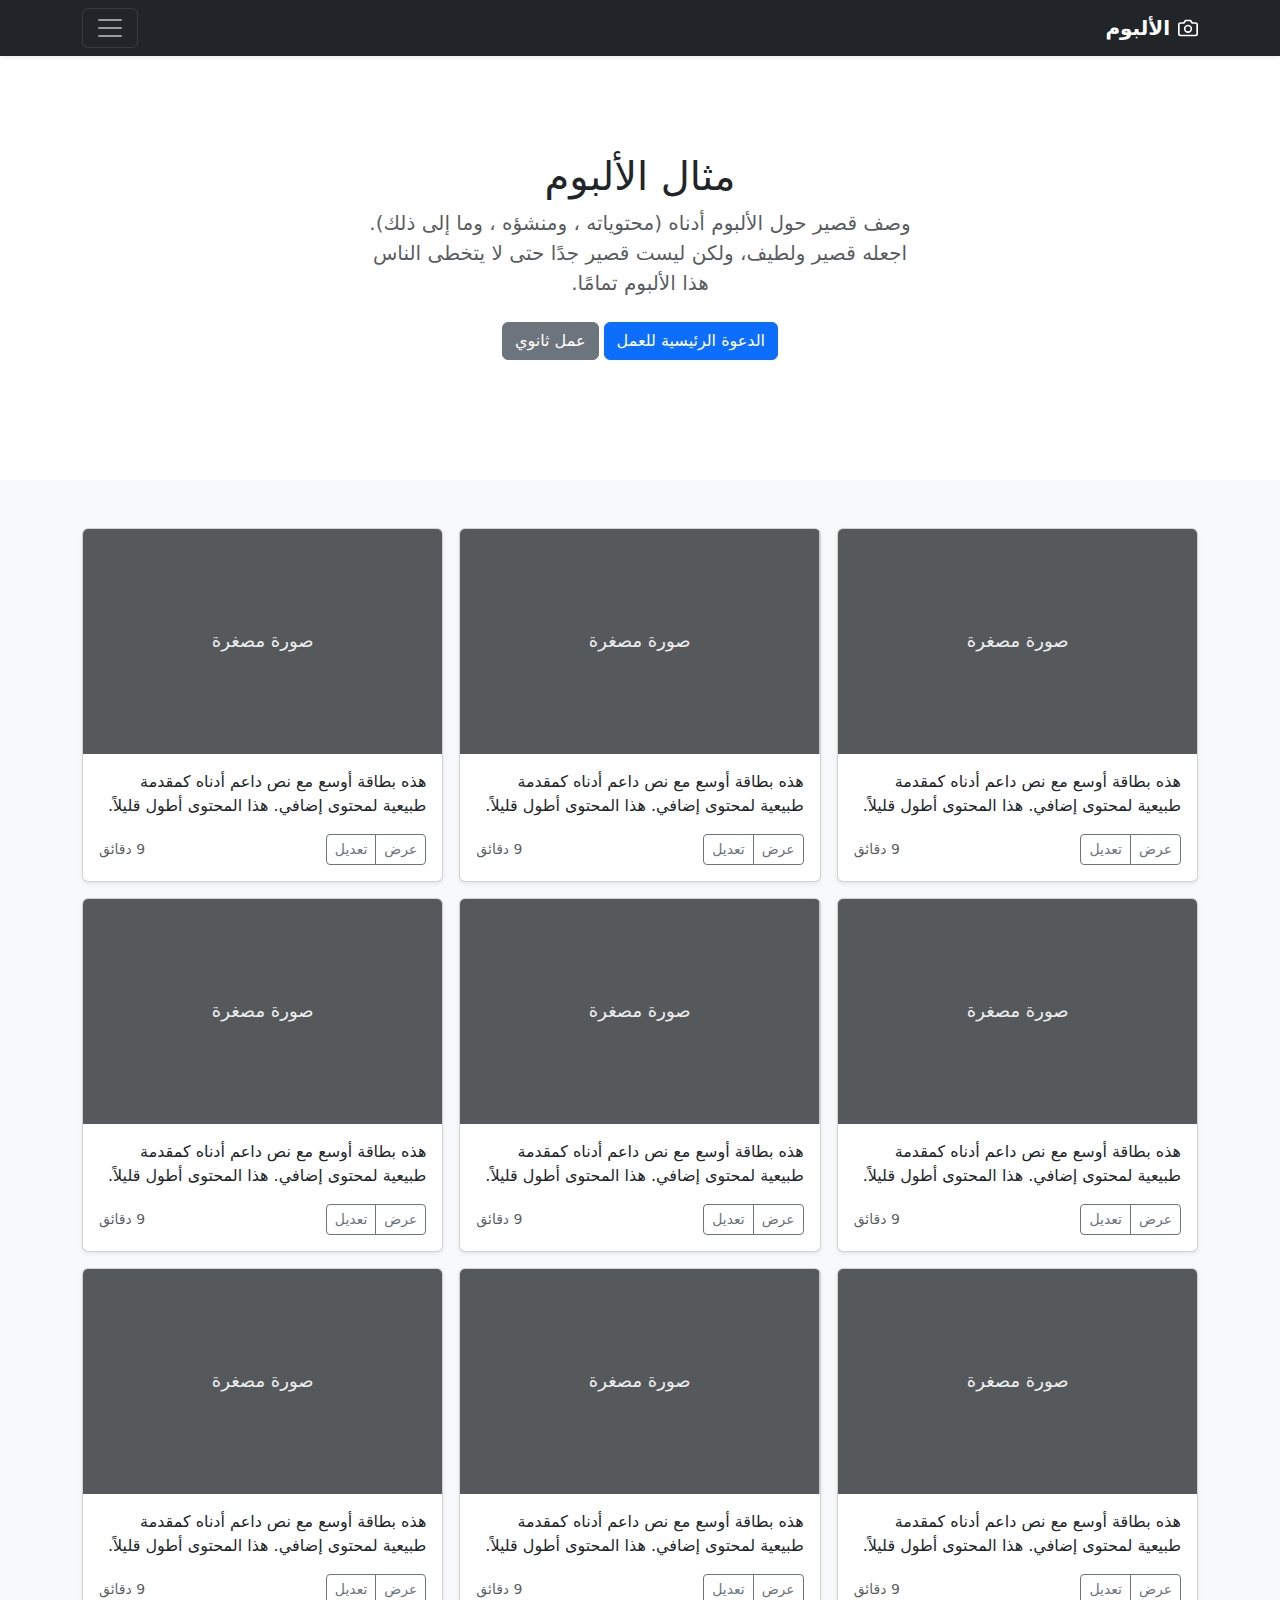
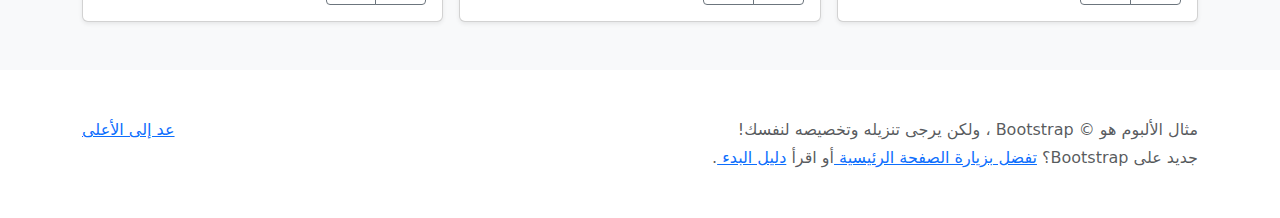
<file: clone2/bootstrap-5.2.0-beta1-examples/album-rtl/index.html>
<!doctype html>
<html lang="ar" dir="rtl">
  <head>
    <meta charset="utf-8">
    <meta name="viewport" content="width=device-width, initial-scale=1">
    <meta name="description" content="">
    <meta name="author" content="Mark Otto, Jacob Thornton, and Bootstrap contributors">
    <meta name="generator" content="Hugo 0.98.0">
    <title>مثال الألبوم · Bootstrap v5.2</title>

    <link rel="canonical" href="https://getbootstrap.com/docs/5.2/examples/album-rtl/">

    

    

<link href="../assets/dist/css/bootstrap.rtl.min.css" rel="stylesheet">

    <style>
      .bd-placeholder-img {
        font-size: 1.125rem;
        text-anchor: middle;
        -webkit-user-select: none;
        -moz-user-select: none;
        user-select: none;
      }

      @media (min-width: 768px) {
        .bd-placeholder-img-lg {
          font-size: 3.5rem;
        }
      }

      .b-example-divider {
        height: 3rem;
        background-color: rgba(0, 0, 0, .1);
        border: solid rgba(0, 0, 0, .15);
        border-width: 1px 0;
        box-shadow: inset 0 .5em 1.5em rgba(0, 0, 0, .1), inset 0 .125em .5em rgba(0, 0, 0, .15);
      }

      .b-example-vr {
        flex-shrink: 0;
        width: 1.5rem;
        height: 100vh;
      }

      .bi {
        vertical-align: -.125em;
        fill: currentColor;
      }

      .nav-scroller {
        position: relative;
        z-index: 2;
        height: 2.75rem;
        overflow-y: hidden;
      }

      .nav-scroller .nav {
        display: flex;
        flex-wrap: nowrap;
        padding-bottom: 1rem;
        margin-top: -1px;
        overflow-x: auto;
        text-align: center;
        white-space: nowrap;
        -webkit-overflow-scrolling: touch;
      }
    </style>

    
  </head>
  <body>
    
<header>
  <div class="collapse bg-dark" id="navbarHeader">
    <div class="container">
      <div class="row">
        <div class="col-sm-8 col-md-7 py-4">
          <h4 class="text-white">حول</h4>
          <p class="text-muted">أضف بعض المعلومات حول الألبوم، المؤلف، أو أي سياق خلفية آخر. اجعلها بضع جمل حتى يتمكن الزوار من التقاط بعض التلميحات المفيدة. ثم اربطها ببعض مواقع التواصل الاجتماعي أو معلومات الاتصال.</p>
        </div>
        <div class="col-sm-4 offset-md-1 py-4">
          <h4 class="text-white">تواصل معي</h4>
          <ul class="list-unstyled">
            <li><a href="#" class="text-white">تابعني على تويتر</a></li>
            <li><a href="#" class="text-white">شاركني الإعجاب في فيسبوك</a></li>
            <li><a href="#" class="text-white">راسلني على البريد الإلكتروني</a></li>
          </ul>
        </div>
      </div>
    </div>
  </div>
  <div class="navbar navbar-dark bg-dark shadow-sm">
    <div class="container">
      <a href="#" class="navbar-brand d-flex align-items-center">
        <svg xmlns="http://www.w3.org/2000/svg" width="20" height="20" fill="none" stroke="currentColor" stroke-linecap="round" stroke-linejoin="round" stroke-width="2" aria-hidden="true" class="me-2" viewBox="0 0 24 24"><path d="M23 19a2 2 0 0 1-2 2H3a2 2 0 0 1-2-2V8a2 2 0 0 1 2-2h4l2-3h6l2 3h4a2 2 0 0 1 2 2z"/><circle cx="12" cy="13" r="4"/></svg>
        <strong>الألبوم</strong>
      </a>
      <button class="navbar-toggler" type="button" data-bs-toggle="collapse" data-bs-target="#navbarHeader" aria-controls="navbarHeader" aria-expanded="false" aria-label="تبديل التنقل">
        <span class="navbar-toggler-icon"></span>
      </button>
    </div>
  </div>
</header>

<main>

  <section class="py-5 text-center container">
    <div class="row py-lg-5">
      <div class="col-lg-6 col-md-8 mx-auto">
        <h1 class="fw-light">مثال الألبوم</h1>
        <p class="lead text-muted">وصف قصير حول الألبوم أدناه (محتوياته ، ومنشؤه ، وما إلى ذلك). اجعله قصير ولطيف، ولكن ليست قصير جدًا حتى لا يتخطى الناس هذا الألبوم تمامًا.</p>
        <p>
          <a href="#" class="btn btn-primary my-2">الدعوة الرئيسية للعمل</a>
          <a href="#" class="btn btn-secondary my-2">عمل ثانوي</a>
        </p>
      </div>
    </div>
  </section>

  <div class="album py-5 bg-light">
    <div class="container">

      <div class="row row-cols-1 row-cols-sm-2 row-cols-md-3 g-3">
        <div class="col">
          <div class="card shadow-sm">
            <svg class="bd-placeholder-img card-img-top" width="100%" height="225" xmlns="http://www.w3.org/2000/svg" role="img" aria-label="Placeholder: صورة مصغرة" preserveAspectRatio="xMidYMid slice" focusable="false"><title>Placeholder</title><rect width="100%" height="100%" fill="#55595c"/><text x="50%" y="50%" fill="#eceeef" dy=".3em">صورة مصغرة</text></svg>

            <div class="card-body">
              <p class="card-text">هذه بطاقة أوسع مع نص داعم أدناه كمقدمة طبيعية لمحتوى إضافي. هذا المحتوى أطول قليلاً.</p>
              <div class="d-flex justify-content-between align-items-center">
                <div class="btn-group">
                  <button type="button" class="btn btn-sm btn-outline-secondary">عرض</button>
                  <button type="button" class="btn btn-sm btn-outline-secondary">تعديل</button>
                </div>
                <small class="text-muted">9 دقائق</small>
              </div>
            </div>
          </div>
        </div>
        <div class="col">
          <div class="card shadow-sm">
            <svg class="bd-placeholder-img card-img-top" width="100%" height="225" xmlns="http://www.w3.org/2000/svg" role="img" aria-label="Placeholder: صورة مصغرة" preserveAspectRatio="xMidYMid slice" focusable="false"><title>Placeholder</title><rect width="100%" height="100%" fill="#55595c"/><text x="50%" y="50%" fill="#eceeef" dy=".3em">صورة مصغرة</text></svg>

            <div class="card-body">
              <p class="card-text">هذه بطاقة أوسع مع نص داعم أدناه كمقدمة طبيعية لمحتوى إضافي. هذا المحتوى أطول قليلاً.</p>
              <div class="d-flex justify-content-between align-items-center">
                <div class="btn-group">
                  <button type="button" class="btn btn-sm btn-outline-secondary">عرض</button>
                  <button type="button" class="btn btn-sm btn-outline-secondary">تعديل</button>
                </div>
                <small class="text-muted">9 دقائق</small>
              </div>
            </div>
          </div>
        </div>
        <div class="col">
          <div class="card shadow-sm">
            <svg class="bd-placeholder-img card-img-top" width="100%" height="225" xmlns="http://www.w3.org/2000/svg" role="img" aria-label="Placeholder: صورة مصغرة" preserveAspectRatio="xMidYMid slice" focusable="false"><title>Placeholder</title><rect width="100%" height="100%" fill="#55595c"/><text x="50%" y="50%" fill="#eceeef" dy=".3em">صورة مصغرة</text></svg>

            <div class="card-body">
              <p class="card-text">هذه بطاقة أوسع مع نص داعم أدناه كمقدمة طبيعية لمحتوى إضافي. هذا المحتوى أطول قليلاً.</p>
              <div class="d-flex justify-content-between align-items-center">
                <div class="btn-group">
                  <button type="button" class="btn btn-sm btn-outline-secondary">عرض</button>
                  <button type="button" class="btn btn-sm btn-outline-secondary">تعديل</button>
                </div>
                <small class="text-muted">9 دقائق</small>
              </div>
            </div>
          </div>
        </div>

        <div class="col">
          <div class="card shadow-sm">
            <svg class="bd-placeholder-img card-img-top" width="100%" height="225" xmlns="http://www.w3.org/2000/svg" role="img" aria-label="Placeholder: صورة مصغرة" preserveAspectRatio="xMidYMid slice" focusable="false"><title>Placeholder</title><rect width="100%" height="100%" fill="#55595c"/><text x="50%" y="50%" fill="#eceeef" dy=".3em">صورة مصغرة</text></svg>

            <div class="card-body">
              <p class="card-text">هذه بطاقة أوسع مع نص داعم أدناه كمقدمة طبيعية لمحتوى إضافي. هذا المحتوى أطول قليلاً.</p>
              <div class="d-flex justify-content-between align-items-center">
                <div class="btn-group">
                  <button type="button" class="btn btn-sm btn-outline-secondary">عرض</button>
                  <button type="button" class="btn btn-sm btn-outline-secondary">تعديل</button>
                </div>
                <small class="text-muted">9 دقائق</small>
              </div>
            </div>
          </div>
        </div>
        <div class="col">
          <div class="card shadow-sm">
            <svg class="bd-placeholder-img card-img-top" width="100%" height="225" xmlns="http://www.w3.org/2000/svg" role="img" aria-label="Placeholder: صورة مصغرة" preserveAspectRatio="xMidYMid slice" focusable="false"><title>Placeholder</title><rect width="100%" height="100%" fill="#55595c"/><text x="50%" y="50%" fill="#eceeef" dy=".3em">صورة مصغرة</text></svg>

            <div class="card-body">
              <p class="card-text">هذه بطاقة أوسع مع نص داعم أدناه كمقدمة طبيعية لمحتوى إضافي. هذا المحتوى أطول قليلاً.</p>
              <div class="d-flex justify-content-between align-items-center">
                <div class="btn-group">
                  <button type="button" class="btn btn-sm btn-outline-secondary">عرض</button>
                  <button type="button" class="btn btn-sm btn-outline-secondary">تعديل</button>
                </div>
                <small class="text-muted">9 دقائق</small>
              </div>
            </div>
          </div>
        </div>
        <div class="col">
          <div class="card shadow-sm">
            <svg class="bd-placeholder-img card-img-top" width="100%" height="225" xmlns="http://www.w3.org/2000/svg" role="img" aria-label="Placeholder: صورة مصغرة" preserveAspectRatio="xMidYMid slice" focusable="false"><title>Placeholder</title><rect width="100%" height="100%" fill="#55595c"/><text x="50%" y="50%" fill="#eceeef" dy=".3em">صورة مصغرة</text></svg>

            <div class="card-body">
              <p class="card-text">هذه بطاقة أوسع مع نص داعم أدناه كمقدمة طبيعية لمحتوى إضافي. هذا المحتوى أطول قليلاً.</p>
              <div class="d-flex justify-content-between align-items-center">
                <div class="btn-group">
                  <button type="button" class="btn btn-sm btn-outline-secondary">عرض</button>
                  <button type="button" class="btn btn-sm btn-outline-secondary">تعديل</button>
                </div>
                <small class="text-muted">9 دقائق</small>
              </div>
            </div>
          </div>
        </div>

        <div class="col">
          <div class="card shadow-sm">
            <svg class="bd-placeholder-img card-img-top" width="100%" height="225" xmlns="http://www.w3.org/2000/svg" role="img" aria-label="Placeholder: صورة مصغرة" preserveAspectRatio="xMidYMid slice" focusable="false"><title>Placeholder</title><rect width="100%" height="100%" fill="#55595c"/><text x="50%" y="50%" fill="#eceeef" dy=".3em">صورة مصغرة</text></svg>

            <div class="card-body">
              <p class="card-text">هذه بطاقة أوسع مع نص داعم أدناه كمقدمة طبيعية لمحتوى إضافي. هذا المحتوى أطول قليلاً.</p>
              <div class="d-flex justify-content-between align-items-center">
                <div class="btn-group">
                  <button type="button" class="btn btn-sm btn-outline-secondary">عرض</button>
                  <button type="button" class="btn btn-sm btn-outline-secondary">تعديل</button>
                </div>
                <small class="text-muted">9 دقائق</small>
              </div>
            </div>
          </div>
        </div>
        <div class="col">
          <div class="card shadow-sm">
            <svg class="bd-placeholder-img card-img-top" width="100%" height="225" xmlns="http://www.w3.org/2000/svg" role="img" aria-label="Placeholder: صورة مصغرة" preserveAspectRatio="xMidYMid slice" focusable="false"><title>Placeholder</title><rect width="100%" height="100%" fill="#55595c"/><text x="50%" y="50%" fill="#eceeef" dy=".3em">صورة مصغرة</text></svg>

            <div class="card-body">
              <p class="card-text">هذه بطاقة أوسع مع نص داعم أدناه كمقدمة طبيعية لمحتوى إضافي. هذا المحتوى أطول قليلاً.</p>
              <div class="d-flex justify-content-between align-items-center">
                <div class="btn-group">
                  <button type="button" class="btn btn-sm btn-outline-secondary">عرض</button>
                  <button type="button" class="btn btn-sm btn-outline-secondary">تعديل</button>
                </div>
                <small class="text-muted">9 دقائق</small>
              </div>
            </div>
          </div>
        </div>
        <div class="col">
          <div class="card shadow-sm">
            <svg class="bd-placeholder-img card-img-top" width="100%" height="225" xmlns="http://www.w3.org/2000/svg" role="img" aria-label="Placeholder: صورة مصغرة" preserveAspectRatio="xMidYMid slice" focusable="false"><title>Placeholder</title><rect width="100%" height="100%" fill="#55595c"/><text x="50%" y="50%" fill="#eceeef" dy=".3em">صورة مصغرة</text></svg>

            <div class="card-body">
              <p class="card-text">هذه بطاقة أوسع مع نص داعم أدناه كمقدمة طبيعية لمحتوى إضافي. هذا المحتوى أطول قليلاً.</p>
              <div class="d-flex justify-content-between align-items-center">
                <div class="btn-group">
                  <button type="button" class="btn btn-sm btn-outline-secondary">عرض</button>
                  <button type="button" class="btn btn-sm btn-outline-secondary">تعديل</button>
                </div>
                <small class="text-muted">9 دقائق</small>
              </div>
            </div>
          </div>
        </div>
      </div>
    </div>
  </div>

</main>

<footer class="text-muted py-5">
  <div class="container">
    <p class="float-end mb-1">
      <a href="#">عد إلى الأعلى</a>
    </p>
    <p class="mb-1">مثال الألبوم هو © Bootstrap ، ولكن يرجى تنزيله وتخصيصه لنفسك!</p>
    <p class="mb-0">جديد على Bootstrap؟ <a href="/"> تفضل بزيارة الصفحة الرئيسية </a> أو اقرأ <a href="../getting-started/introduction/ "> دليل البدء </a>.</p>
  </div>
</footer>


    <script src="../assets/dist/js/bootstrap.bundle.min.js"></script>

      
  </body>
</html>
</file>
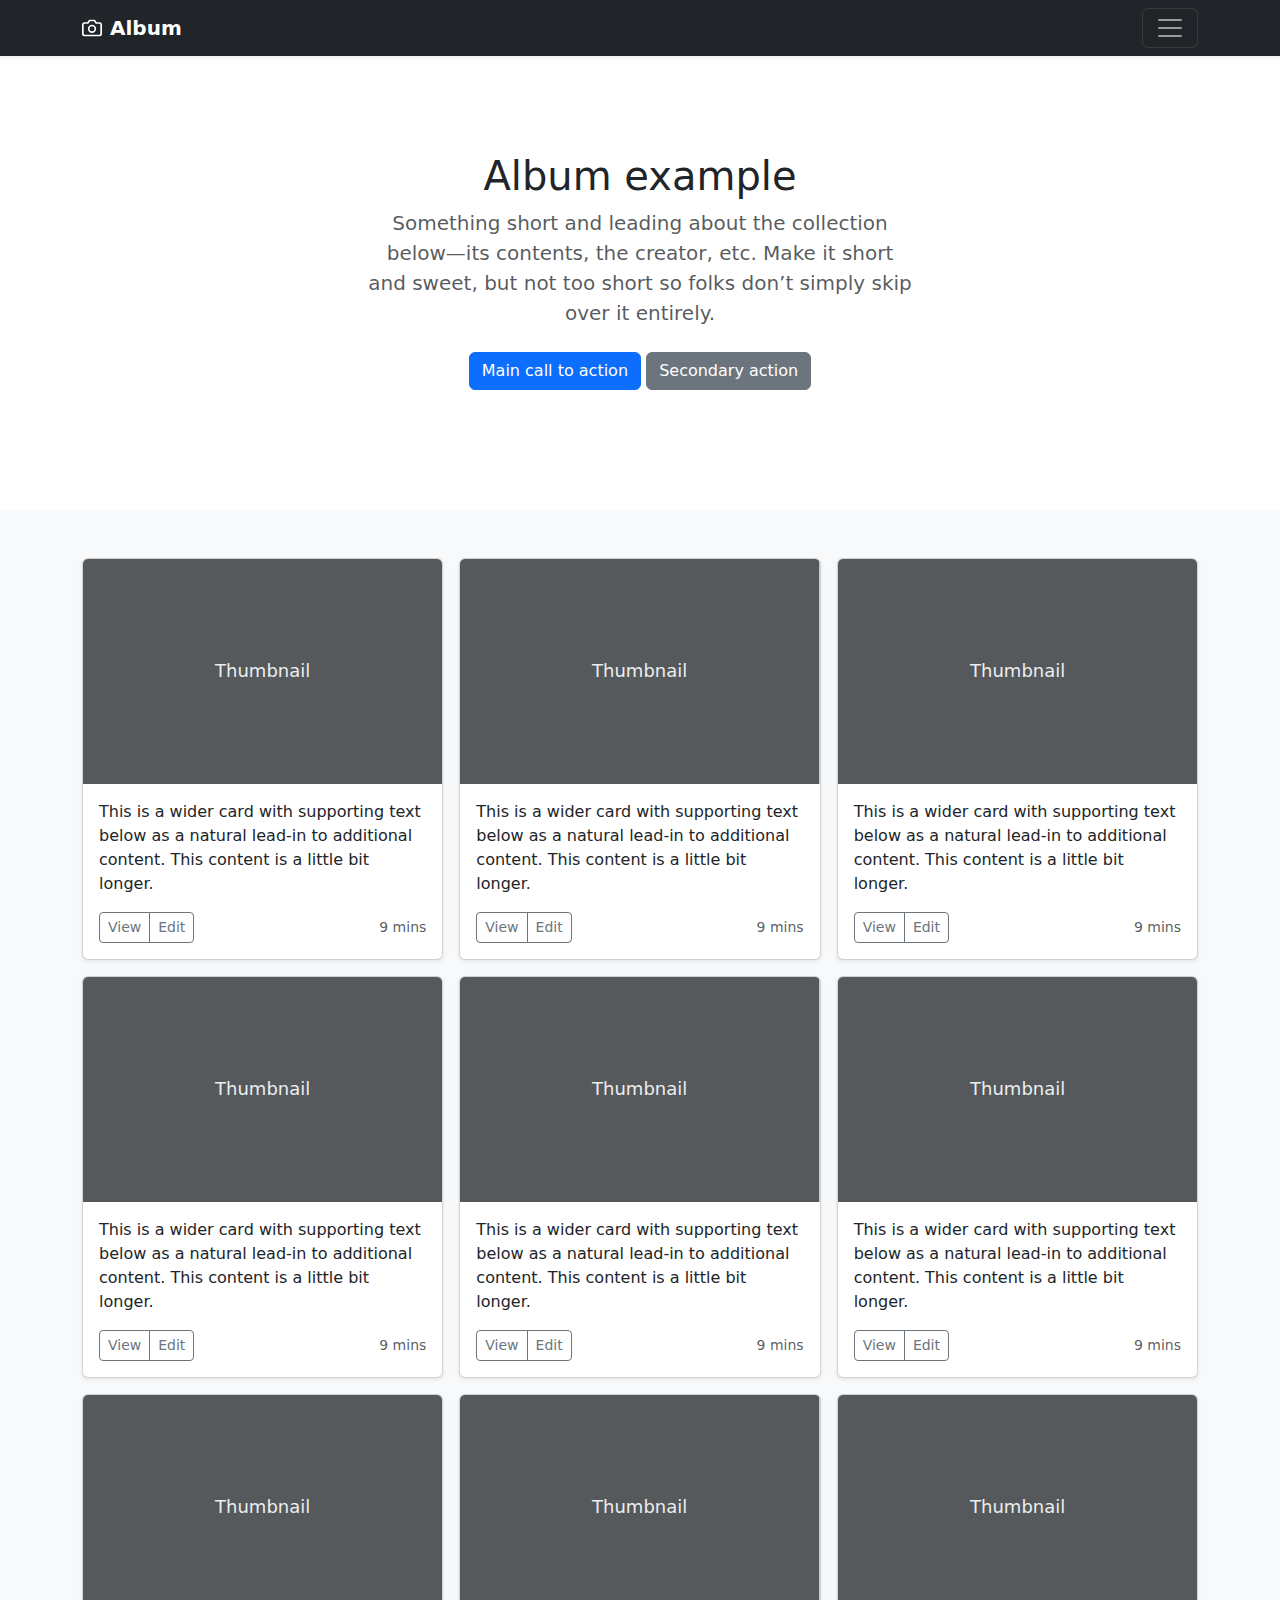
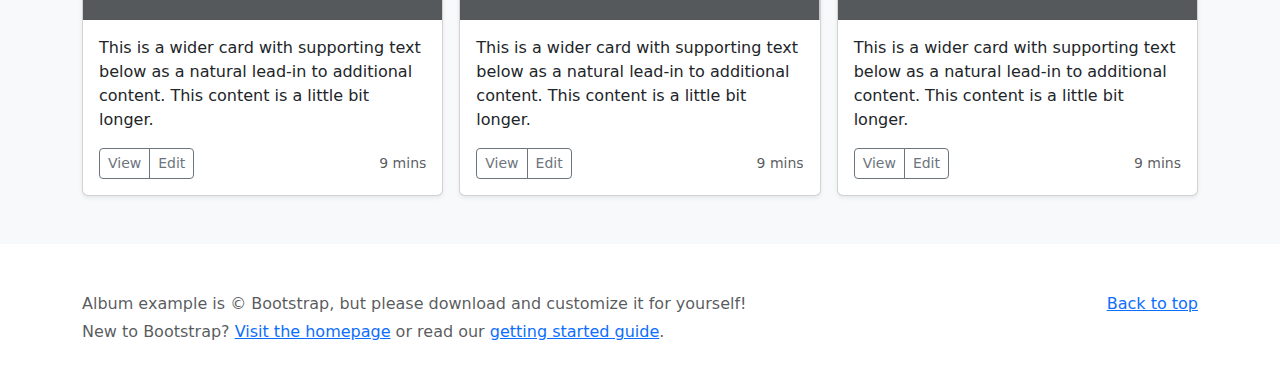
<file: clone2/bootstrap-5.2.0-beta1-examples/album/index.html>
<!doctype html>
<html lang="en">
  <head>
    <meta charset="utf-8">
    <meta name="viewport" content="width=device-width, initial-scale=1">
    <meta name="description" content="">
    <meta name="author" content="Mark Otto, Jacob Thornton, and Bootstrap contributors">
    <meta name="generator" content="Hugo 0.98.0">
    <title>Album example · Bootstrap v5.2</title>
    <link rel="canonical" href="https://getbootstrap.com/docs/5.2/examples/album/">
<link href="../assets/dist/css/bootstrap.min.css" rel="stylesheet">
    <style>
      .bd-placeholder-img {
        font-size: 1.125rem;
        text-anchor: middle;
        -webkit-user-select: none;
        -moz-user-select: none;
        user-select: none;
      }
      @media (min-width: 768px) {
        .bd-placeholder-img-lg {
          font-size: 3.5rem;
        }
      }
      .b-example-divider {
        height: 3rem;
        background-color: rgba(0, 0, 0, .1);
        border: solid rgba(0, 0, 0, .15);
        border-width: 1px 0;
        box-shadow: inset 0 .5em 1.5em rgba(0, 0, 0, .1), inset 0 .125em .5em rgba(0, 0, 0, .15);
      }

      .b-example-vr {
        flex-shrink: 0;
        width: 1.5rem;
        height: 100vh;
      }

      .bi {
        vertical-align: -.125em;
        fill: currentColor;
      }

      .nav-scroller {
        position: relative;
        z-index: 2;
        height: 2.75rem;
        overflow-y: hidden;
      }

      .nav-scroller .nav {
        display: flex;
        flex-wrap: nowrap;
        padding-bottom: 1rem;
        margin-top: -1px;
        overflow-x: auto;
        text-align: center;
        white-space: nowrap;
        -webkit-overflow-scrolling: touch;
      }
    </style>
  </head>
  <body>
<header>
  <div class="collapse bg-dark" id="navbarHeader">
    <div class="container">
      <div class="row">
        <div class="col-sm-8 col-md-7 py-4">
          <h4 class="text-white">About</h4>
          <p class="text-muted">Add some information about the album below, the author, or any other background context. Make it a few sentences long so folks can pick up some informative tidbits. Then, link them off to some social networking sites or contact information.</p>
        </div>
        <div class="col-sm-4 offset-md-1 py-4">
          <h4 class="text-white">Contact</h4>
          <ul class="list-unstyled">
            <li><a href="#" class="text-white">Follow on Twitter</a></li>
            <li><a href="#" class="text-white">Like on Facebook</a></li>
            <li><a href="#" class="text-white">Email me</a></li>
          </ul>
        </div>
      </div>
    </div>
  </div>
  <div class="navbar navbar-dark bg-dark shadow-sm">
    <div class="container">
      <a href="#" class="navbar-brand d-flex align-items-center">
        <svg xmlns="http://www.w3.org/2000/svg" width="20" height="20" fill="none" stroke="currentColor" stroke-linecap="round" stroke-linejoin="round" stroke-width="2" aria-hidden="true" class="me-2" viewBox="0 0 24 24"><path d="M23 19a2 2 0 0 1-2 2H3a2 2 0 0 1-2-2V8a2 2 0 0 1 2-2h4l2-3h6l2 3h4a2 2 0 0 1 2 2z"/><circle cx="12" cy="13" r="4"/></svg>
        <strong>Album</strong>
      </a>
      <button class="navbar-toggler" type="button" data-bs-toggle="collapse" data-bs-target="#navbarHeader" aria-controls="navbarHeader" aria-expanded="false" aria-label="Toggle navigation">
        <span class="navbar-toggler-icon"></span>
      </button>
    </div>
  </div>
</header>

<main>

  <section class="py-5 text-center container">
    <div class="row py-lg-5">
      <div class="col-lg-6 col-md-8 mx-auto">
        <h1 class="fw-light">Album example</h1>
        <p class="lead text-muted">Something short and leading about the collection below—its contents, the creator, etc. Make it short and sweet, but not too short so folks don’t simply skip over it entirely.</p>
        <p>
          <a href="#" class="btn btn-primary my-2">Main call to action</a>
          <a href="#" class="btn btn-secondary my-2">Secondary action</a>
        </p>
      </div>
    </div>
  </section>

  <div class="album py-5 bg-light">
    <div class="container">

      <div class="row row-cols-1 row-cols-sm-2 row-cols-md-3 g-3">
        <div class="col">
          <div class="card shadow-sm">
            <svg class="bd-placeholder-img card-img-top" width="100%" height="225" xmlns="http://www.w3.org/2000/svg" role="img" aria-label="Placeholder: Thumbnail" preserveAspectRatio="xMidYMid slice" focusable="false"><title>Placeholder</title><rect width="100%" height="100%" fill="#55595c"/><text x="50%" y="50%" fill="#eceeef" dy=".3em">Thumbnail</text></svg>

            <div class="card-body">
              <p class="card-text">This is a wider card with supporting text below as a natural lead-in to additional content. This content is a little bit longer.</p>
              <div class="d-flex justify-content-between align-items-center">
                <div class="btn-group">
                  <button type="button" class="btn btn-sm btn-outline-secondary">View</button>
                  <button type="button" class="btn btn-sm btn-outline-secondary">Edit</button>
                </div>
                <small class="text-muted">9 mins</small>
              </div>
            </div>
          </div>
        </div>
        <div class="col">
          <div class="card shadow-sm">
            <svg class="bd-placeholder-img card-img-top" width="100%" height="225" xmlns="http://www.w3.org/2000/svg" role="img" aria-label="Placeholder: Thumbnail" preserveAspectRatio="xMidYMid slice" focusable="false"><title>Placeholder</title><rect width="100%" height="100%" fill="#55595c"/><text x="50%" y="50%" fill="#eceeef" dy=".3em">Thumbnail</text></svg>

            <div class="card-body">
              <p class="card-text">This is a wider card with supporting text below as a natural lead-in to additional content. This content is a little bit longer.</p>
              <div class="d-flex justify-content-between align-items-center">
                <div class="btn-group">
                  <button type="button" class="btn btn-sm btn-outline-secondary">View</button>
                  <button type="button" class="btn btn-sm btn-outline-secondary">Edit</button>
                </div>
                <small class="text-muted">9 mins</small>
              </div>
            </div>
          </div>
        </div>
        <div class="col">
          <div class="card shadow-sm">
            <svg class="bd-placeholder-img card-img-top" width="100%" height="225" xmlns="http://www.w3.org/2000/svg" role="img" aria-label="Placeholder: Thumbnail" preserveAspectRatio="xMidYMid slice" focusable="false"><title>Placeholder</title><rect width="100%" height="100%" fill="#55595c"/><text x="50%" y="50%" fill="#eceeef" dy=".3em">Thumbnail</text></svg>

            <div class="card-body">
              <p class="card-text">This is a wider card with supporting text below as a natural lead-in to additional content. This content is a little bit longer.</p>
              <div class="d-flex justify-content-between align-items-center">
                <div class="btn-group">
                  <button type="button" class="btn btn-sm btn-outline-secondary">View</button>
                  <button type="button" class="btn btn-sm btn-outline-secondary">Edit</button>
                </div>
                <small class="text-muted">9 mins</small>
              </div>
            </div>
          </div>
        </div>

        <div class="col">
          <div class="card shadow-sm">
            <svg class="bd-placeholder-img card-img-top" width="100%" height="225" xmlns="http://www.w3.org/2000/svg" role="img" aria-label="Placeholder: Thumbnail" preserveAspectRatio="xMidYMid slice" focusable="false"><title>Placeholder</title><rect width="100%" height="100%" fill="#55595c"/><text x="50%" y="50%" fill="#eceeef" dy=".3em">Thumbnail</text></svg>

            <div class="card-body">
              <p class="card-text">This is a wider card with supporting text below as a natural lead-in to additional content. This content is a little bit longer.</p>
              <div class="d-flex justify-content-between align-items-center">
                <div class="btn-group">
                  <button type="button" class="btn btn-sm btn-outline-secondary">View</button>
                  <button type="button" class="btn btn-sm btn-outline-secondary">Edit</button>
                </div>
                <small class="text-muted">9 mins</small>
              </div>
            </div>
          </div>
        </div>
        <div class="col">
          <div class="card shadow-sm">
            <svg class="bd-placeholder-img card-img-top" width="100%" height="225" xmlns="http://www.w3.org/2000/svg" role="img" aria-label="Placeholder: Thumbnail" preserveAspectRatio="xMidYMid slice" focusable="false"><title>Placeholder</title><rect width="100%" height="100%" fill="#55595c"/><text x="50%" y="50%" fill="#eceeef" dy=".3em">Thumbnail</text></svg>

            <div class="card-body">
              <p class="card-text">This is a wider card with supporting text below as a natural lead-in to additional content. This content is a little bit longer.</p>
              <div class="d-flex justify-content-between align-items-center">
                <div class="btn-group">
                  <button type="button" class="btn btn-sm btn-outline-secondary">View</button>
                  <button type="button" class="btn btn-sm btn-outline-secondary">Edit</button>
                </div>
                <small class="text-muted">9 mins</small>
              </div>
            </div>
          </div>
        </div>
        <div class="col">
          <div class="card shadow-sm">
            <svg class="bd-placeholder-img card-img-top" width="100%" height="225" xmlns="http://www.w3.org/2000/svg" role="img" aria-label="Placeholder: Thumbnail" preserveAspectRatio="xMidYMid slice" focusable="false"><title>Placeholder</title><rect width="100%" height="100%" fill="#55595c"/><text x="50%" y="50%" fill="#eceeef" dy=".3em">Thumbnail</text></svg>

            <div class="card-body">
              <p class="card-text">This is a wider card with supporting text below as a natural lead-in to additional content. This content is a little bit longer.</p>
              <div class="d-flex justify-content-between align-items-center">
                <div class="btn-group">
                  <button type="button" class="btn btn-sm btn-outline-secondary">View</button>
                  <button type="button" class="btn btn-sm btn-outline-secondary">Edit</button>
                </div>
                <small class="text-muted">9 mins</small>
              </div>
            </div>
          </div>
        </div>

        <div class="col">
          <div class="card shadow-sm">
            <svg class="bd-placeholder-img card-img-top" width="100%" height="225" xmlns="http://www.w3.org/2000/svg" role="img" aria-label="Placeholder: Thumbnail" preserveAspectRatio="xMidYMid slice" focusable="false"><title>Placeholder</title><rect width="100%" height="100%" fill="#55595c"/><text x="50%" y="50%" fill="#eceeef" dy=".3em">Thumbnail</text></svg>

            <div class="card-body">
              <p class="card-text">This is a wider card with supporting text below as a natural lead-in to additional content. This content is a little bit longer.</p>
              <div class="d-flex justify-content-between align-items-center">
                <div class="btn-group">
                  <button type="button" class="btn btn-sm btn-outline-secondary">View</button>
                  <button type="button" class="btn btn-sm btn-outline-secondary">Edit</button>
                </div>
                <small class="text-muted">9 mins</small>
              </div>
            </div>
          </div>
        </div>
        <div class="col">
          <div class="card shadow-sm">
            <svg class="bd-placeholder-img card-img-top" width="100%" height="225" xmlns="http://www.w3.org/2000/svg" role="img" aria-label="Placeholder: Thumbnail" preserveAspectRatio="xMidYMid slice" focusable="false"><title>Placeholder</title><rect width="100%" height="100%" fill="#55595c"/><text x="50%" y="50%" fill="#eceeef" dy=".3em">Thumbnail</text></svg>

            <div class="card-body">
              <p class="card-text">This is a wider card with supporting text below as a natural lead-in to additional content. This content is a little bit longer.</p>
              <div class="d-flex justify-content-between align-items-center">
                <div class="btn-group">
                  <button type="button" class="btn btn-sm btn-outline-secondary">View</button>
                  <button type="button" class="btn btn-sm btn-outline-secondary">Edit</button>
                </div>
                <small class="text-muted">9 mins</small>
              </div>
            </div>
          </div>
        </div>
        <div class="col">
          <div class="card shadow-sm">
            <svg class="bd-placeholder-img card-img-top" width="100%" height="225" xmlns="http://www.w3.org/2000/svg" role="img" aria-label="Placeholder: Thumbnail" preserveAspectRatio="xMidYMid slice" focusable="false"><title>Placeholder</title><rect width="100%" height="100%" fill="#55595c"/><text x="50%" y="50%" fill="#eceeef" dy=".3em">Thumbnail</text></svg>

            <div class="card-body">
              <p class="card-text">This is a wider card with supporting text below as a natural lead-in to additional content. This content is a little bit longer.</p>
              <div class="d-flex justify-content-between align-items-center">
                <div class="btn-group">
                  <button type="button" class="btn btn-sm btn-outline-secondary">View</button>
                  <button type="button" class="btn btn-sm btn-outline-secondary">Edit</button>
                </div>
                <small class="text-muted">9 mins</small>
              </div>
            </div>
          </div>
        </div>
      </div>
    </div>
  </div>

</main>

<footer class="text-muted py-5">
  <div class="container">
    <p class="float-end mb-1">
      <a href="#">Back to top</a>
    </p>
    <p class="mb-1">Album example is &copy; Bootstrap, but please download and customize it for yourself!</p>
    <p class="mb-0">New to Bootstrap? <a href="/">Visit the homepage</a> or read our <a href="../getting-started/introduction/">getting started guide</a>.</p>
  </div>
</footer>


    <script src="../assets/dist/js/bootstrap.bundle.min.js"></script>


  </body>
</html>
</file>
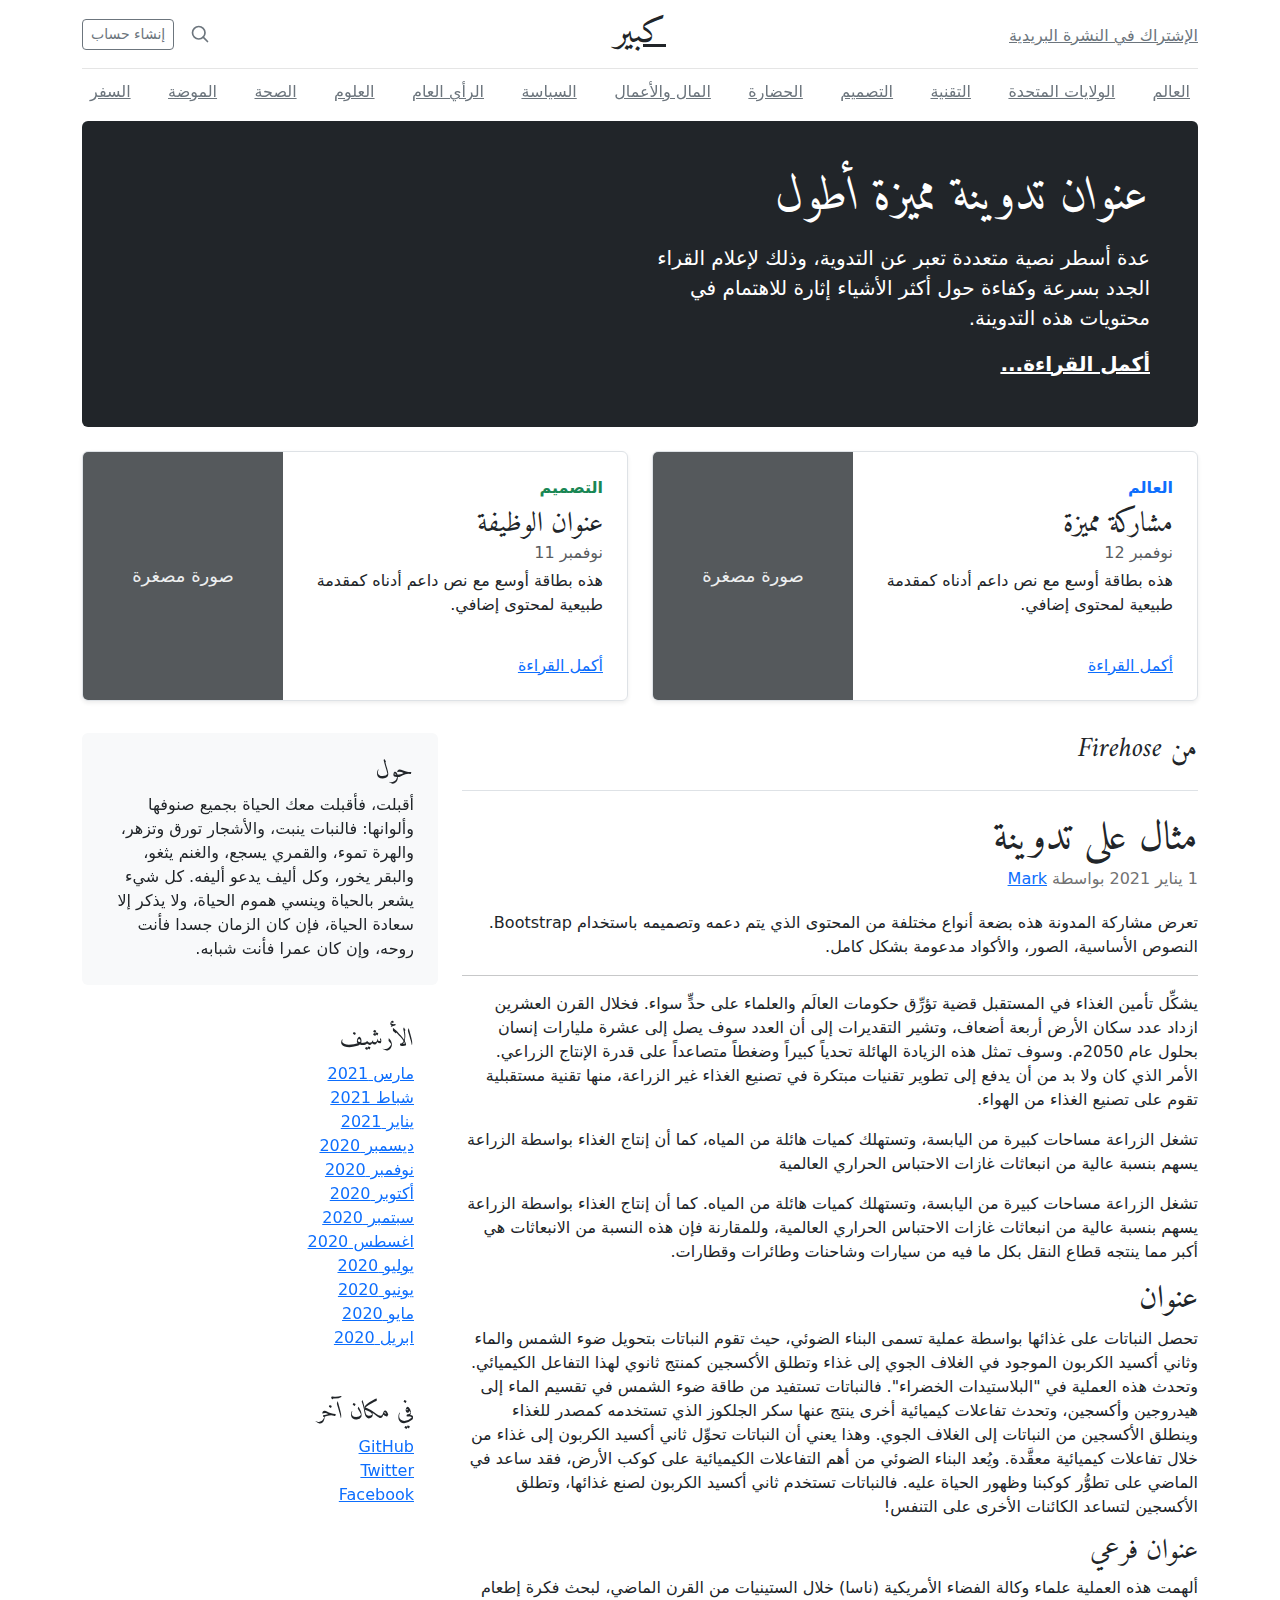
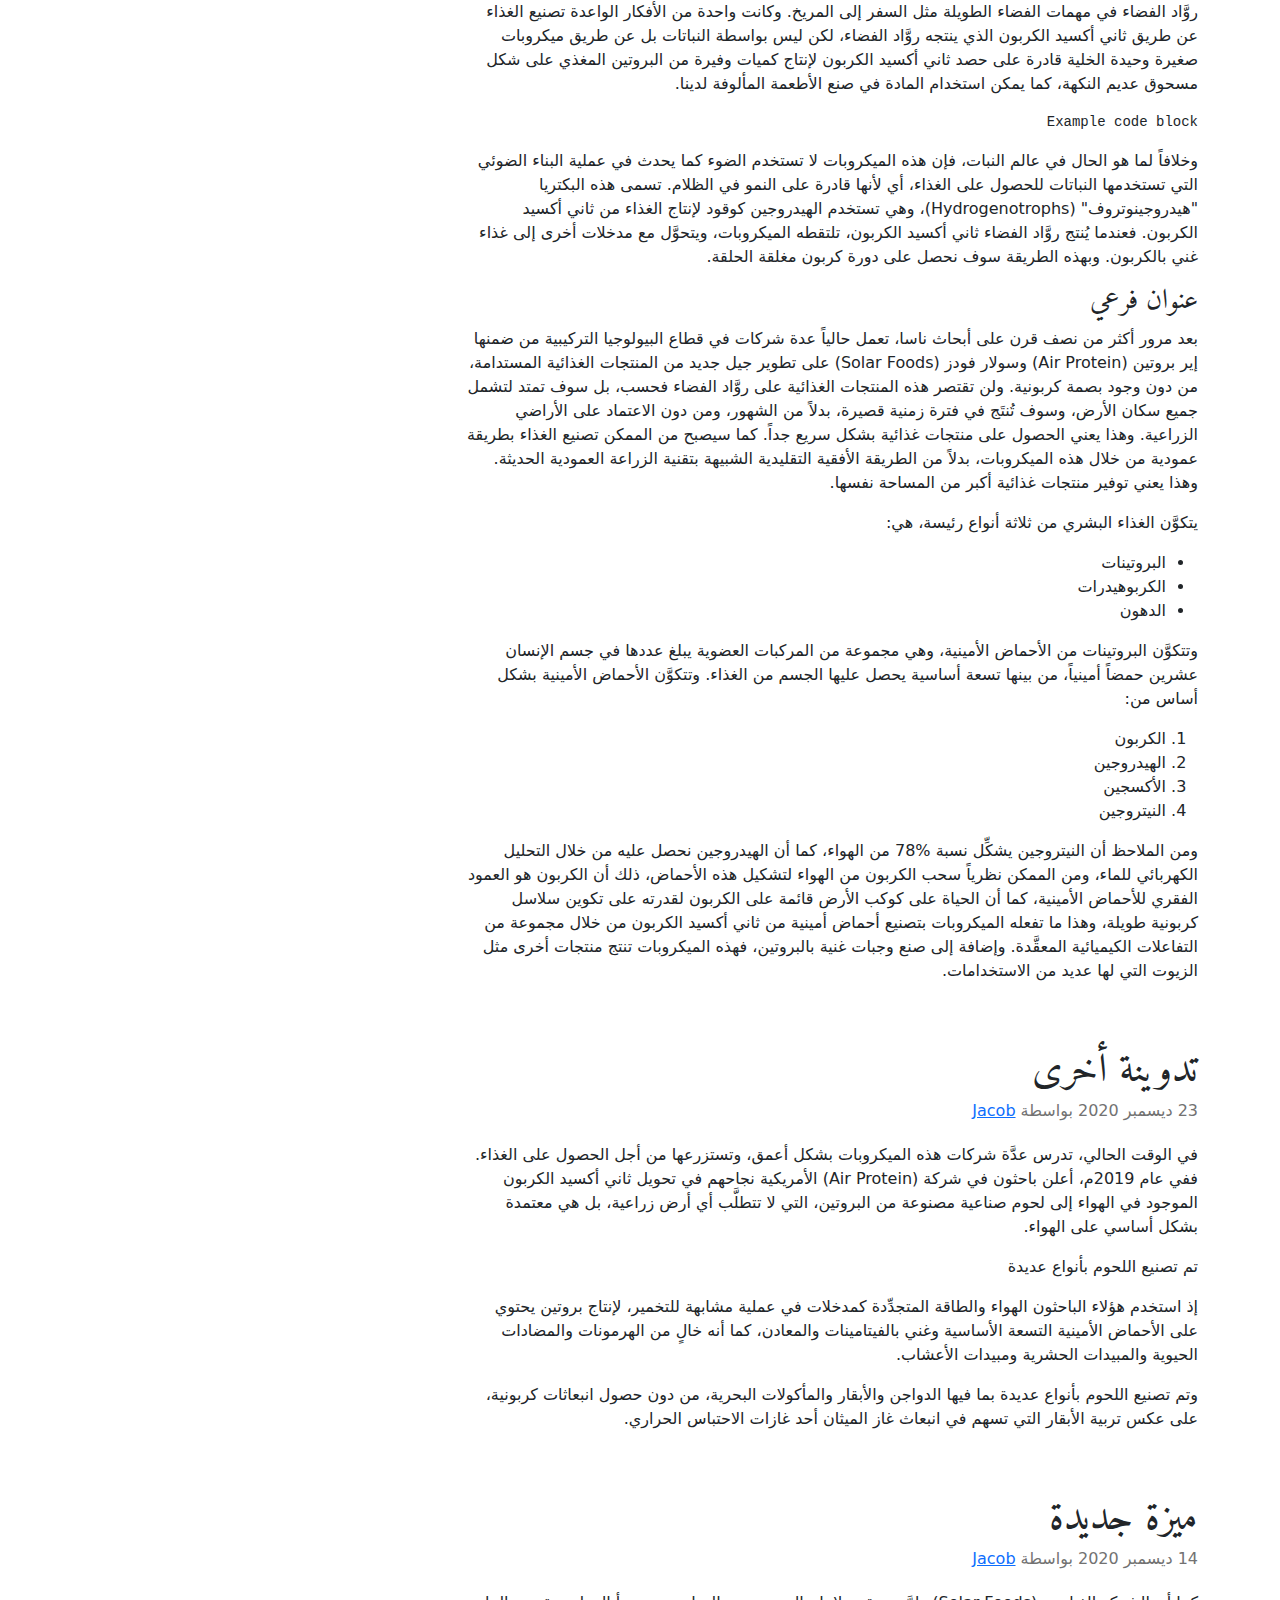
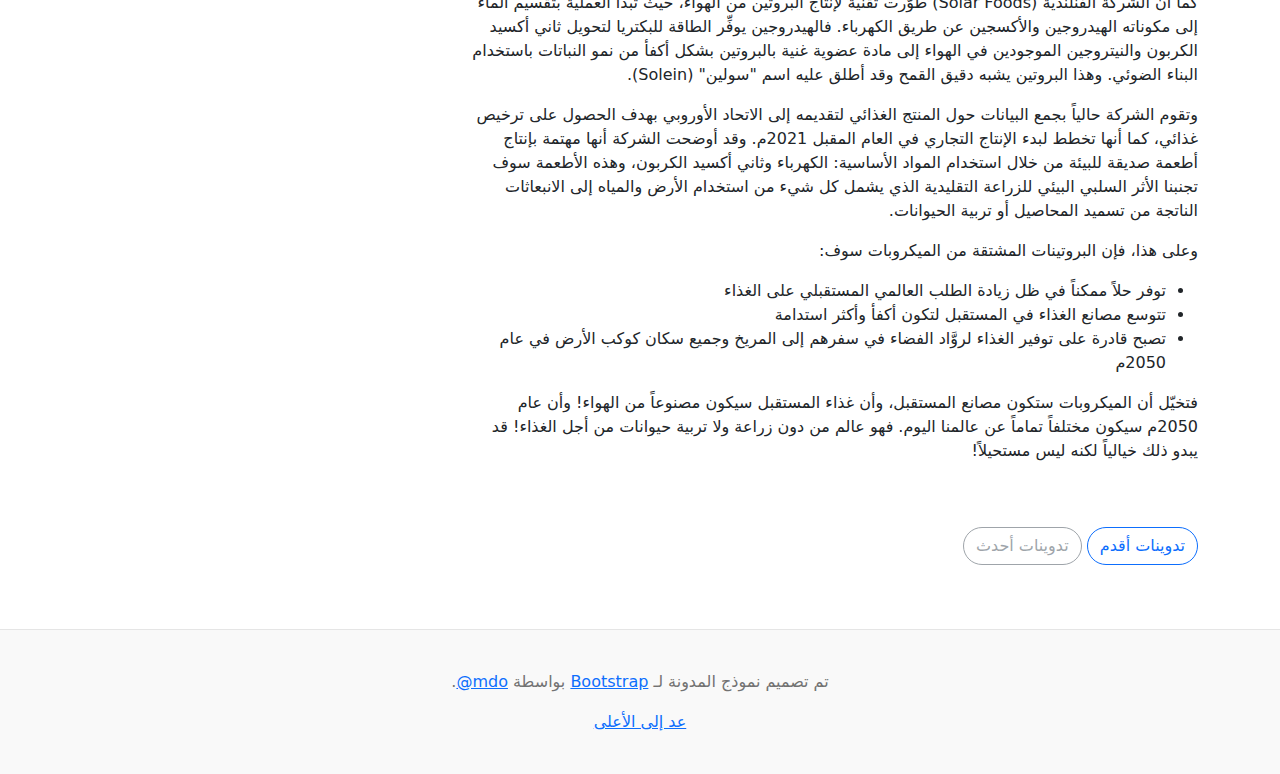
<file: clone2/bootstrap-5.2.0-beta1-examples/blog-rtl/index.html>
<!doctype html>
<html lang="ar" dir="rtl">
  <head>
    <meta charset="utf-8">
    <meta name="viewport" content="width=device-width, initial-scale=1">
    <meta name="description" content="">
    <meta name="author" content="Mark Otto, Jacob Thornton, and Bootstrap contributors">
    <meta name="generator" content="Hugo 0.98.0">
    <title>قالب المدونة · Bootstrap v5.2</title>

    <link rel="canonical" href="https://getbootstrap.com/docs/5.2/examples/blog-rtl/">

    

    

<link href="../assets/dist/css/bootstrap.rtl.min.css" rel="stylesheet">

    <style>
      .bd-placeholder-img {
        font-size: 1.125rem;
        text-anchor: middle;
        -webkit-user-select: none;
        -moz-user-select: none;
        user-select: none;
      }

      @media (min-width: 768px) {
        .bd-placeholder-img-lg {
          font-size: 3.5rem;
        }
      }

      .b-example-divider {
        height: 3rem;
        background-color: rgba(0, 0, 0, .1);
        border: solid rgba(0, 0, 0, .15);
        border-width: 1px 0;
        box-shadow: inset 0 .5em 1.5em rgba(0, 0, 0, .1), inset 0 .125em .5em rgba(0, 0, 0, .15);
      }

      .b-example-vr {
        flex-shrink: 0;
        width: 1.5rem;
        height: 100vh;
      }

      .bi {
        vertical-align: -.125em;
        fill: currentColor;
      }

      .nav-scroller {
        position: relative;
        z-index: 2;
        height: 2.75rem;
        overflow-y: hidden;
      }

      .nav-scroller .nav {
        display: flex;
        flex-wrap: nowrap;
        padding-bottom: 1rem;
        margin-top: -1px;
        overflow-x: auto;
        text-align: center;
        white-space: nowrap;
        -webkit-overflow-scrolling: touch;
      }
    </style>

    
    <!-- Custom styles for this template -->
    <link href="https://fonts.googleapis.com/css?family=Amiri:wght@400;700&amp;display=swap" rel="stylesheet">
    <!-- Custom styles for this template -->
    <link href="../blog/blog.rtl.css" rel="stylesheet">
  </head>
  <body>
    
<div class="container">
  <header class="blog-header lh-1 py-3">
    <div class="row flex-nowrap justify-content-between align-items-center">
      <div class="col-4 pt-1">
        <a class="link-secondary" href="#">الإشتراك في النشرة البريدية</a>
      </div>
      <div class="col-4 text-center">
        <a class="blog-header-logo text-dark" href="#">كبير</a>
      </div>
      <div class="col-4 d-flex justify-content-end align-items-center">
        <a class="link-secondary" href="#" aria-label="بحث">
          <svg xmlns="http://www.w3.org/2000/svg" width="20" height="20" fill="none" stroke="currentColor" stroke-linecap="round" stroke-linejoin="round" stroke-width="2" class="mx-3" role="img" viewBox="0 0 24 24"><title>بحث</title><circle cx="10.5" cy="10.5" r="7.5"/><path d="M21 21l-5.2-5.2"/></svg>
        </a>
        <a class="btn btn-sm btn-outline-secondary" href="#">إنشاء حساب</a>
      </div>
    </div>
  </header>

  <div class="nav-scroller py-1 mb-2">
    <nav class="nav d-flex justify-content-between">
      <a class="p-2 link-secondary" href="#">العالم</a>
      <a class="p-2 link-secondary" href="#">الولايات المتحدة</a>
      <a class="p-2 link-secondary" href="#">التقنية</a>
      <a class="p-2 link-secondary" href="#">التصميم</a>
      <a class="p-2 link-secondary" href="#">الحضارة</a>
      <a class="p-2 link-secondary" href="#">المال والأعمال</a>
      <a class="p-2 link-secondary" href="#">السياسة</a>
      <a class="p-2 link-secondary" href="#">الرأي العام</a>
      <a class="p-2 link-secondary" href="#">العلوم</a>
      <a class="p-2 link-secondary" href="#">الصحة</a>
      <a class="p-2 link-secondary" href="#">الموضة</a>
      <a class="p-2 link-secondary" href="#">السفر</a>
    </nav>
  </div>
</div>

<main class="container">
  <div class="p-4 p-md-5 mb-4 text-white rounded bg-dark">
    <div class="col-md-6 px-0">
      <h1 class="display-4 fst-italic">عنوان تدوينة مميزة أطول</h1>
      <p class="lead my-3">عدة أسطر نصية متعددة تعبر عن التدوية، وذلك لإعلام القراء الجدد بسرعة وكفاءة حول أكثر الأشياء إثارة للاهتمام في محتويات هذه التدوينة.</p>
      <p class="lead mb-0"><a href="#" class="text-white fw-bold">أكمل القراءة...</a></p>
    </div>
  </div>

  <div class="row mb-2">
    <div class="col-md-6">
      <div class="row g-0 border rounded overflow-hidden flex-md-row mb-4 shadow-sm h-md-250 position-relative">
        <div class="col p-4 d-flex flex-column position-static">
          <strong class="d-inline-block mb-2 text-primary">العالم</strong>
          <h3 class="mb-0">مشاركة مميزة</h3>
          <div class="mb-1 text-muted">نوفمبر 12</div>
          <p class="card-text mb-auto">هذه بطاقة أوسع مع نص داعم أدناه كمقدمة طبيعية لمحتوى إضافي.</p>
          <a href="#" class="stretched-link">أكمل القراءة</a>
        </div>
        <div class="col-auto d-none d-lg-block">
          <svg class="bd-placeholder-img" width="200" height="250" xmlns="http://www.w3.org/2000/svg" role="img" aria-label="Placeholder: صورة مصغرة" preserveAspectRatio="xMidYMid slice" focusable="false"><title>Placeholder</title><rect width="100%" height="100%" fill="#55595c"/><text x="50%" y="50%" fill="#eceeef" dy=".3em">صورة مصغرة</text></svg>

        </div>
      </div>
    </div>
    <div class="col-md-6">
      <div class="row g-0 border rounded overflow-hidden flex-md-row mb-4 shadow-sm h-md-250 position-relative">
        <div class="col p-4 d-flex flex-column position-static">
          <strong class="d-inline-block mb-2 text-success">التصميم</strong>
          <h3 class="mb-0">عنوان الوظيفة</h3>
          <div class="mb-1 text-muted">نوفمبر 11</div>
          <p class="mb-auto">هذه بطاقة أوسع مع نص داعم أدناه كمقدمة طبيعية لمحتوى إضافي.</p>
          <a href="#" class="stretched-link">أكمل القراءة</a>
        </div>
        <div class="col-auto d-none d-lg-block">
          <svg class="bd-placeholder-img" width="200" height="250" xmlns="http://www.w3.org/2000/svg" role="img" aria-label="Placeholder: صورة مصغرة" preserveAspectRatio="xMidYMid slice" focusable="false"><title>Placeholder</title><rect width="100%" height="100%" fill="#55595c"/><text x="50%" y="50%" fill="#eceeef" dy=".3em">صورة مصغرة</text></svg>

        </div>
      </div>
    </div>
  </div>

  <div class="row">
    <div class="col-md-8">
      <h3 class="pb-4 mb-4 fst-italic border-bottom">
        من Firehose
      </h3>

      <article class="blog-post">
        <h2 class="blog-post-title mb-1">مثال على تدوينة</h2>
        <p class="blog-post-meta">1 يناير 2021 بواسطة <a href="#"> Mark </a></p>

        <p>تعرض مشاركة المدونة هذه بضعة أنواع مختلفة من المحتوى الذي يتم دعمه وتصميمه باستخدام Bootstrap. النصوص الأساسية، الصور، والأكواد مدعومة بشكل كامل.</p>
        <hr>
        <p>يشكِّل تأمين الغذاء في المستقبل قضية تؤرِّق حكومات العالَم والعلماء على حدٍّ سواء. فخلال القرن العشرين ازداد عدد سكان الأرض أربعة أضعاف، وتشير التقديرات إلى أن العدد سوف يصل إلى عشرة مليارات إنسان بحلول عام 2050م. وسوف تمثل هذه الزيادة الهائلة تحدياً كبيراً وضغطاً متصاعداً على قدرة الإنتاج الزراعي. الأمر الذي كان ولا بد من أن يدفع إلى تطوير تقنيات مبتكرة في تصنيع الغذاء غير الزراعة، منها تقنية مستقبلية تقوم على تصنيع الغذاء من الهواء.</p>
        <blockquote>
          <p>تشغل الزراعة مساحات كبيرة من اليابسة، وتستهلك كميات هائلة من المياه، كما أن إنتاج الغذاء بواسطة الزراعة يسهم بنسبة عالية من انبعاثات غازات الاحتباس الحراري العالمية</p>
        </blockquote>
        <p>تشغل الزراعة مساحات كبيرة من اليابسة، وتستهلك كميات هائلة من المياه. كما أن إنتاج الغذاء بواسطة الزراعة يسهم بنسبة عالية من انبعاثات غازات الاحتباس الحراري العالمية، وللمقارنة فإن هذه النسبة من الانبعاثات هي أكبر مما ينتجه قطاع النقل بكل ما فيه من سيارات وشاحنات وطائرات وقطارات.</p>
        <h2>عنوان</h2>
        <p>تحصل النباتات على غذائها بواسطة عملية تسمى البناء الضوئي، حيث تقوم النباتات بتحويل ضوء الشمس والماء وثاني أكسيد الكربون الموجود في الغلاف الجوي إلى غذاء وتطلق الأكسجين كمنتج ثانوي لهذا التفاعل الكيميائي. وتحدث هذه العملية في "البلاستيدات الخضراء". فالنباتات تستفيد من طاقة ضوء الشمس في تقسيم الماء إلى هيدروجين وأكسجين، وتحدث تفاعلات كيميائية أخرى ينتج عنها سكر الجلكوز الذي تستخدمه كمصدر للغذاء وينطلق الأكسجين من النباتات إلى الغلاف الجوي. وهذا يعني أن النباتات تحوِّل ثاني أكسيد الكربون إلى غذاء من خلال تفاعلات كيميائية معقَّدة. ويُعد البناء الضوئي من أهم التفاعلات الكيميائية على كوكب الأرض، فقد ساعد في الماضي على تطوُّر كوكبنا وظهور الحياة عليه. فالنباتات تستخدم ثاني أكسيد الكربون لصنع غذائها، وتطلق الأكسجين لتساعد الكائنات الأخرى على التنفس!</p>
        <h3>عنوان فرعي</h3>
        <p>ألهمت هذه العملية علماء وكالة الفضاء الأمريكية (ناسا) خلال الستينيات من القرن الماضي، لبحث فكرة إطعام روَّاد الفضاء في مهمات الفضاء الطويلة مثل السفر إلى المريخ. وكانت واحدة من الأفكار الواعدة تصنيع الغذاء عن طريق ثاني أكسيد الكربون الذي ينتجه روَّاد الفضاء، لكن ليس بواسطة النباتات بل عن طريق ميكروبات صغيرة وحيدة الخلية قادرة على حصد ثاني أكسيد الكربون لإنتاج كميات وفيرة من البروتين المغذي على شكل مسحوق عديم النكهة، كما يمكن استخدام المادة في صنع الأطعمة المألوفة لدينا.</p>
        <pre><code>Example code block</code></pre>
        <p>وخلافاً لما هو الحال في عالم النبات، فإن هذه الميكروبات لا تستخدم الضوء كما يحدث في عملية البناء الضوئي التي تستخدمها النباتات للحصول على الغذاء، أي لأنها قادرة على النمو في الظلام. تسمى هذه البكتريا "هيدروجينوتروف" (Hydrogenotrophs)، وهي تستخدم الهيدروجين كوقود لإنتاج الغذاء من ثاني أكسيد الكربون. فعندما يُنتج روَّاد الفضاء ثاني أكسيد الكربون، تلتقطه الميكروبات، ويتحوَّل مع مدخلات أخرى إلى غذاء غني بالكربون. وبهذه الطريقة سوف نحصل على دورة كربون مغلقة الحلقة.</p>
        <h3>عنوان فرعي</h3>
        <p>بعد مرور أكثر من نصف قرن على أبحاث ناسا، تعمل حالياً عدة شركات في قطاع البيولوجيا التركيبية من ضمنها إير بروتين (Air Protein) وسولار فودز (Solar Foods) على تطوير جيل جديد من المنتجات الغذائية المستدامة، من دون وجود بصمة كربونية. ولن تقتصر هذه المنتجات الغذائية على روَّاد الفضاء فحسب، بل سوف تمتد لتشمل جميع سكان الأرض، وسوف تُنتَج في فترة زمنية قصيرة، بدلاً من الشهور، ومن دون الاعتماد على الأراضي الزراعية. وهذا يعني الحصول على منتجات غذائية بشكل سريع جداً. كما سيصبح من الممكن تصنيع الغذاء بطريقة عمودية من خلال هذه الميكروبات، بدلاً من الطريقة الأفقية التقليدية الشبيهة بتقنية الزراعة العمودية الحديثة. وهذا يعني توفير منتجات غذائية أكبر من المساحة نفسها.</p>
        <p>يتكوَّن الغذاء البشري من ثلاثة أنواع رئيسة، هي:</p>
        <ul>
          <li>البروتينات</li>
          <li>الكربوهيدرات</li>
          <li>الدهون</li>
        </ul>
        <p>وتتكوَّن البروتينات من الأحماض الأمينية، وهي مجموعة من المركبات العضوية يبلغ عددها في جسم الإنسان عشرين حمضاً أمينياً، من بينها تسعة أساسية يحصل عليها الجسم من الغذاء. وتتكوَّن الأحماض الأمينية بشكل أساس من:</p>
        <ol>
          <li>الكربون</li>
          <li>الهيدروجين</li>
          <li>الأكسجين</li>
          <li>النيتروجين</li>
        </ol>
        <p>ومن الملاحظ أن النيتروجين يشكِّل نسبة %78 من الهواء، كما أن الهيدروجين نحصل عليه من خلال التحليل الكهربائي للماء، ومن الممكن نظرياً سحب الكربون من الهواء لتشكيل هذه الأحماض، ذلك أن الكربون هو العمود الفقري للأحماض الأمينية، كما أن الحياة على كوكب الأرض قائمة على الكربون لقدرته على تكوين سلاسل كربونية طويلة، وهذا ما تفعله الميكروبات بتصنيع أحماض أمينية من ثاني أكسيد الكربون من خلال مجموعة من التفاعلات الكيميائية المعقَّدة. وإضافة إلى صنع وجبات غنية بالبروتين، فهذه الميكروبات تنتج منتجات أخرى مثل الزيوت التي لها عديد من الاستخدامات.</p>
      </article>

      <article class="blog-post">
        <h2 class="blog-post-title mb-1">تدوينة أخرى</h2>
        <p class="blog-post-meta">23 ديسمبر 2020 بواسطة <a href="#">Jacob</a></p>

        <p>في الوقت الحالي، تدرس عدَّة شركات هذه الميكروبات بشكل أعمق، وتستزرعها من أجل الحصول على الغذاء. ففي عام 2019م، أعلن باحثون في شركة (Air Protein) الأمريكية نجاحهم في تحويل ثاني أكسيد الكربون الموجود في الهواء إلى لحوم صناعية مصنوعة من البروتين، التي لا تتطلَّب أي أرض زراعية، بل هي معتمدة بشكل أساسي على الهواء.</p>
        <blockquote>
          <p>تم تصنيع اللحوم بأنواع عديدة</p>
        </blockquote>
        <p>إذ استخدم هؤلاء الباحثون الهواء والطاقة المتجدِّدة كمدخلات في عملية مشابهة للتخمير، لإنتاج بروتين يحتوي على الأحماض الأمينية التسعة الأساسية وغني بالفيتامينات والمعادن، كما أنه خالٍ من الهرمونات والمضادات الحيوية والمبيدات الحشرية ومبيدات الأعشاب.</p>
        <p> وتم تصنيع اللحوم بأنواع عديدة بما فيها الدواجن والأبقار والمأكولات البحرية، من دون حصول انبعاثات كربونية، على عكس تربية الأبقار التي تسهم في انبعاث غاز الميثان أحد غازات الاحتباس الحراري.</p>
      </article>

      <article class="blog-post">
        <h2 class="blog-post-title mb-1">ميزة جديدة</h2>
        <p class="blog-post-meta">14 ديسمبر 2020 بواسطة <a href="#">Jacob</a></p>

        <p>كما أن الشركة الفنلندية (Solar Foods) طوَّرت تقنية لإنتاج البروتين من الهواء، حيث تبدأ العملية بتقسيم الماء إلى مكوناته الهيدروجين والأكسجين عن طريق الكهرباء. فالهيدروجين يوفِّر الطاقة للبكتريا لتحويل ثاني أكسيد الكربون والنيتروجين الموجودين في الهواء إلى مادة عضوية غنية بالبروتين بشكل أكفأ من نمو النباتات باستخدام البناء الضوئي. وهذا البروتين يشبه دقيق القمح وقد أطلق عليه اسم "سولين" (Solein).</p>
        <p>وتقوم الشركة حالياً بجمع البيانات حول المنتج الغذائي لتقديمه إلى الاتحاد الأوروبي بهدف الحصول على ترخيص غذائي، كما أنها تخطط لبدء الإنتاج التجاري في العام المقبل 2021م. وقد أوضحت الشركة أنها مهتمة بإنتاج أطعمة صديقة للبيئة من خلال استخدام المواد الأساسية: الكهرباء وثاني أكسيد الكربون، وهذه الأطعمة سوف تجنبنا الأثر السلبي البيئي للزراعة التقليدية الذي يشمل كل شيء من استخدام الأرض والمياه إلى الانبعاثات الناتجة من تسميد المحاصيل أو تربية الحيوانات.</p>
        <p>وعلى هذا، فإن البروتينات المشتقة من الميكروبات سوف:</p>
        <ul>
          <li>توفر حلاً ممكناً في ظل زيادة الطلب العالمي المستقبلي على الغذاء</li>
          <li>تتوسع مصانع الغذاء في المستقبل لتكون أكفأ وأكثر استدامة</li>
          <li>تصبح قادرة على توفير الغذاء لروَّاد الفضاء في سفرهم إلى المريخ وجميع سكان كوكب الأرض في عام 2050م</li>
        </ul>
        <p>فتخيّل أن الميكروبات ستكون مصانع المستقبل، وأن غذاء المستقبل سيكون مصنوعاً من الهواء! وأن عام 2050م سيكون مختلفاً تماماً عن عالمنا اليوم. فهو عالم من دون زراعة ولا تربية حيوانات من أجل الغذاء! قد يبدو ذلك خيالياً لكنه ليس مستحيلاً!</p>
      </article>

      <nav class="blog-pagination" aria-label="Pagination">
        <a class="btn btn-outline-primary rounded-pill" href="#">تدوينات أقدم</a>
        <a class="btn btn-outline-secondary rounded-pill disabled">تدوينات أحدث</a>
      </nav>

    </div>

    <div class="col-md-4">
      <div class="position-sticky" style="top: 2rem;">
        <div class="p-4 mb-3 bg-light rounded">
          <h4 class="fst-italic">حول</h4>
          <p class="mb-0">أقبلت، فأقبلت معك الحياة بجميع صنوفها وألوانها: فالنبات ينبت، والأشجار تورق وتزهر، والهرة تموء، والقمري يسجع، والغنم يثغو، والبقر يخور، وكل أليف يدعو أليفه. كل شيء يشعر بالحياة وينسي هموم الحياة، ولا يذكر إلا سعادة الحياة، فإن كان الزمان جسدا فأنت روحه، وإن كان عمرا فأنت شبابه.</p>
        </div>

        <div class="p-4">
          <h4 class="fst-italic">الأرشيف</h4>
          <ol class="list-unstyled mb-0">
            <li><a href="#">مارس 2021</a></li>
            <li><a href="#">شباط 2021</a></li>
            <li><a href="#">يناير 2021</a></li>
            <li><a href="#">ديسمبر 2020</a></li>
            <li><a href="#">نوفمبر 2020</a></li>
            <li><a href="#">أكتوبر 2020</a></li>
            <li><a href="#">سبتمبر 2020</a></li>
            <li><a href="#">اغسطس 2020</a></li>
            <li><a href="#">يوليو 2020</a></li>
            <li><a href="#">يونيو 2020</a></li>
            <li><a href="#">مايو 2020</a></li>
            <li><a href="#">ابريل 2020</a></li>
          </ol>
        </div>

        <div class="p-4">
          <h4 class="fst-italic">في مكان آخر</h4>
          <ol class="list-unstyled">
            <li><a href="#">GitHub</a></li>
            <li><a href="#">Twitter</a></li>
            <li><a href="#">Facebook</a></li>
          </ol>
        </div>
      </div>
    </div>
  </div>

</main>

<footer class="blog-footer">
  <p>تم تصميم نموذج المدونة لـ <a href="https://getbootstrap.com/">Bootstrap</a> بواسطة <a href="https://twitter.com/mdo"><bdi lang="en" dir="ltr">@mdo</bdi></a>.</p>
  <p>
    <a href="#">عد إلى الأعلى</a>
  </p>
</footer>


    
  </body>
</html>
</file>
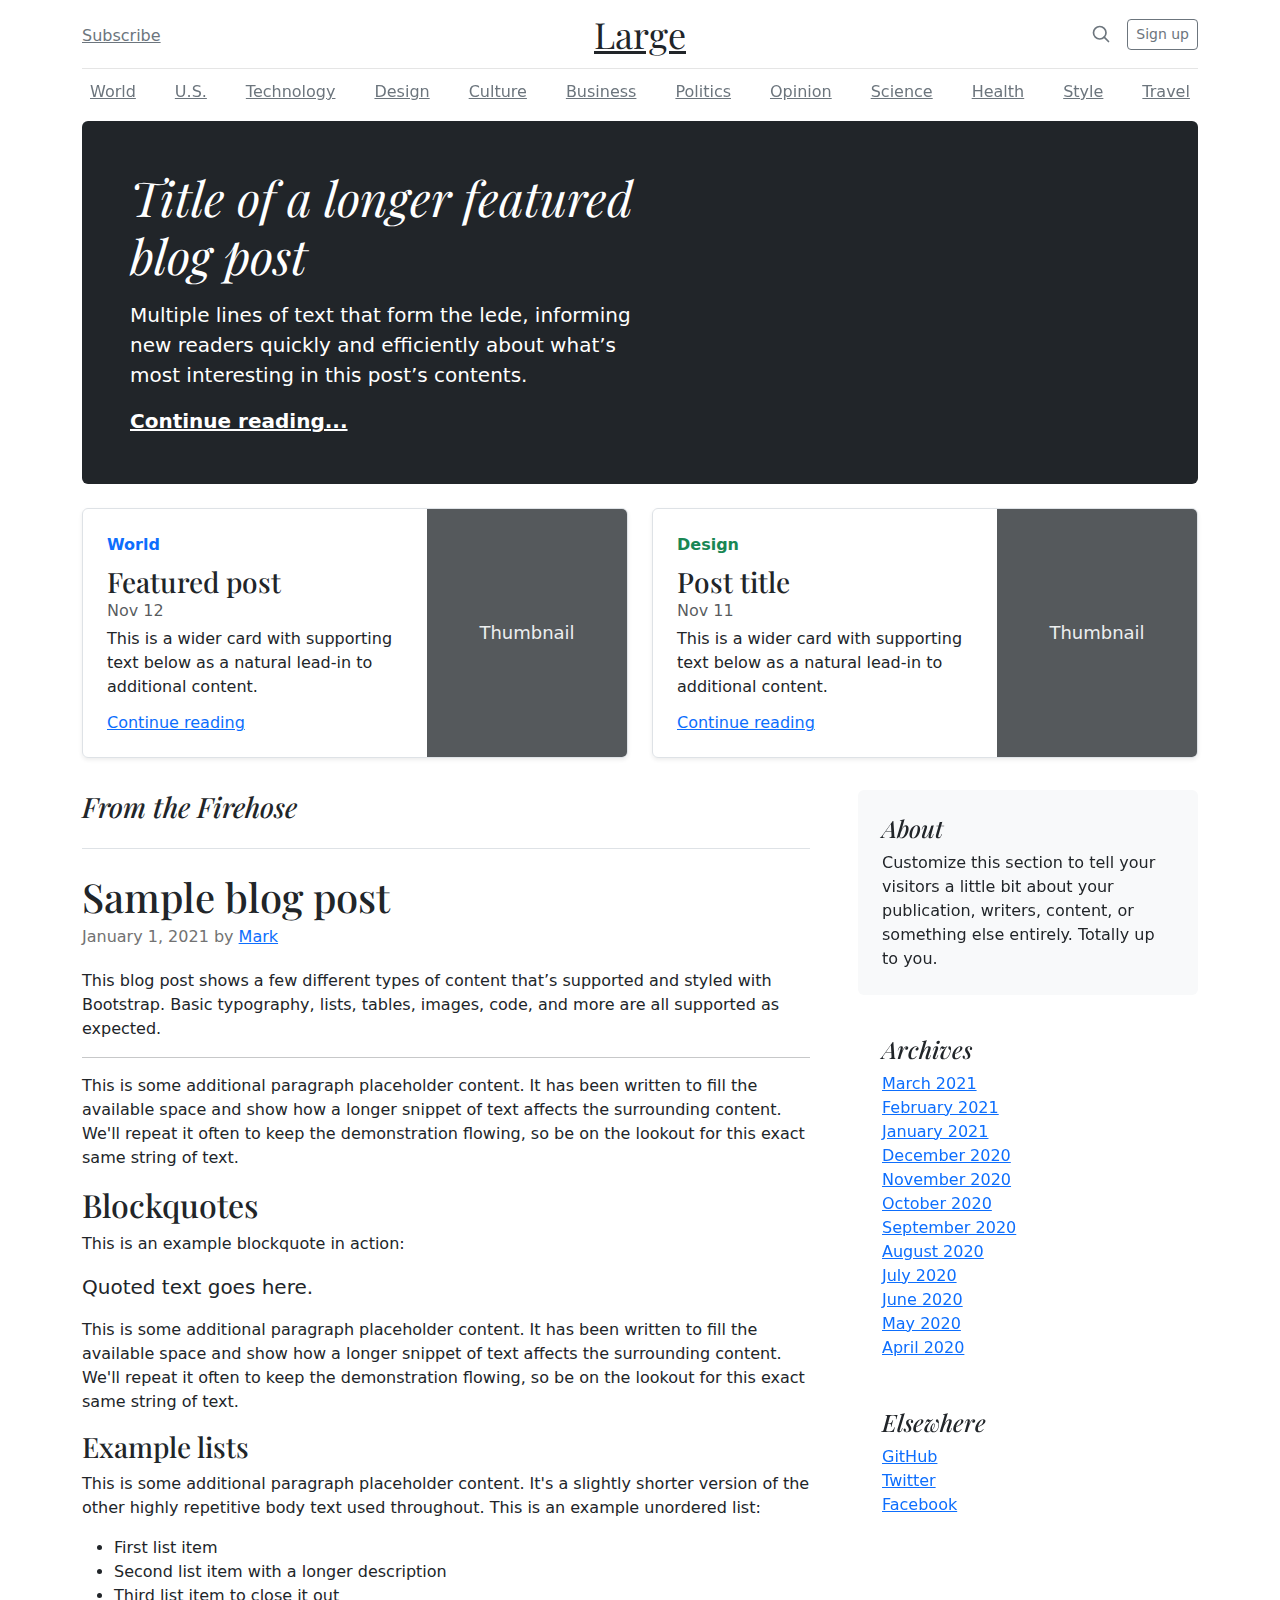
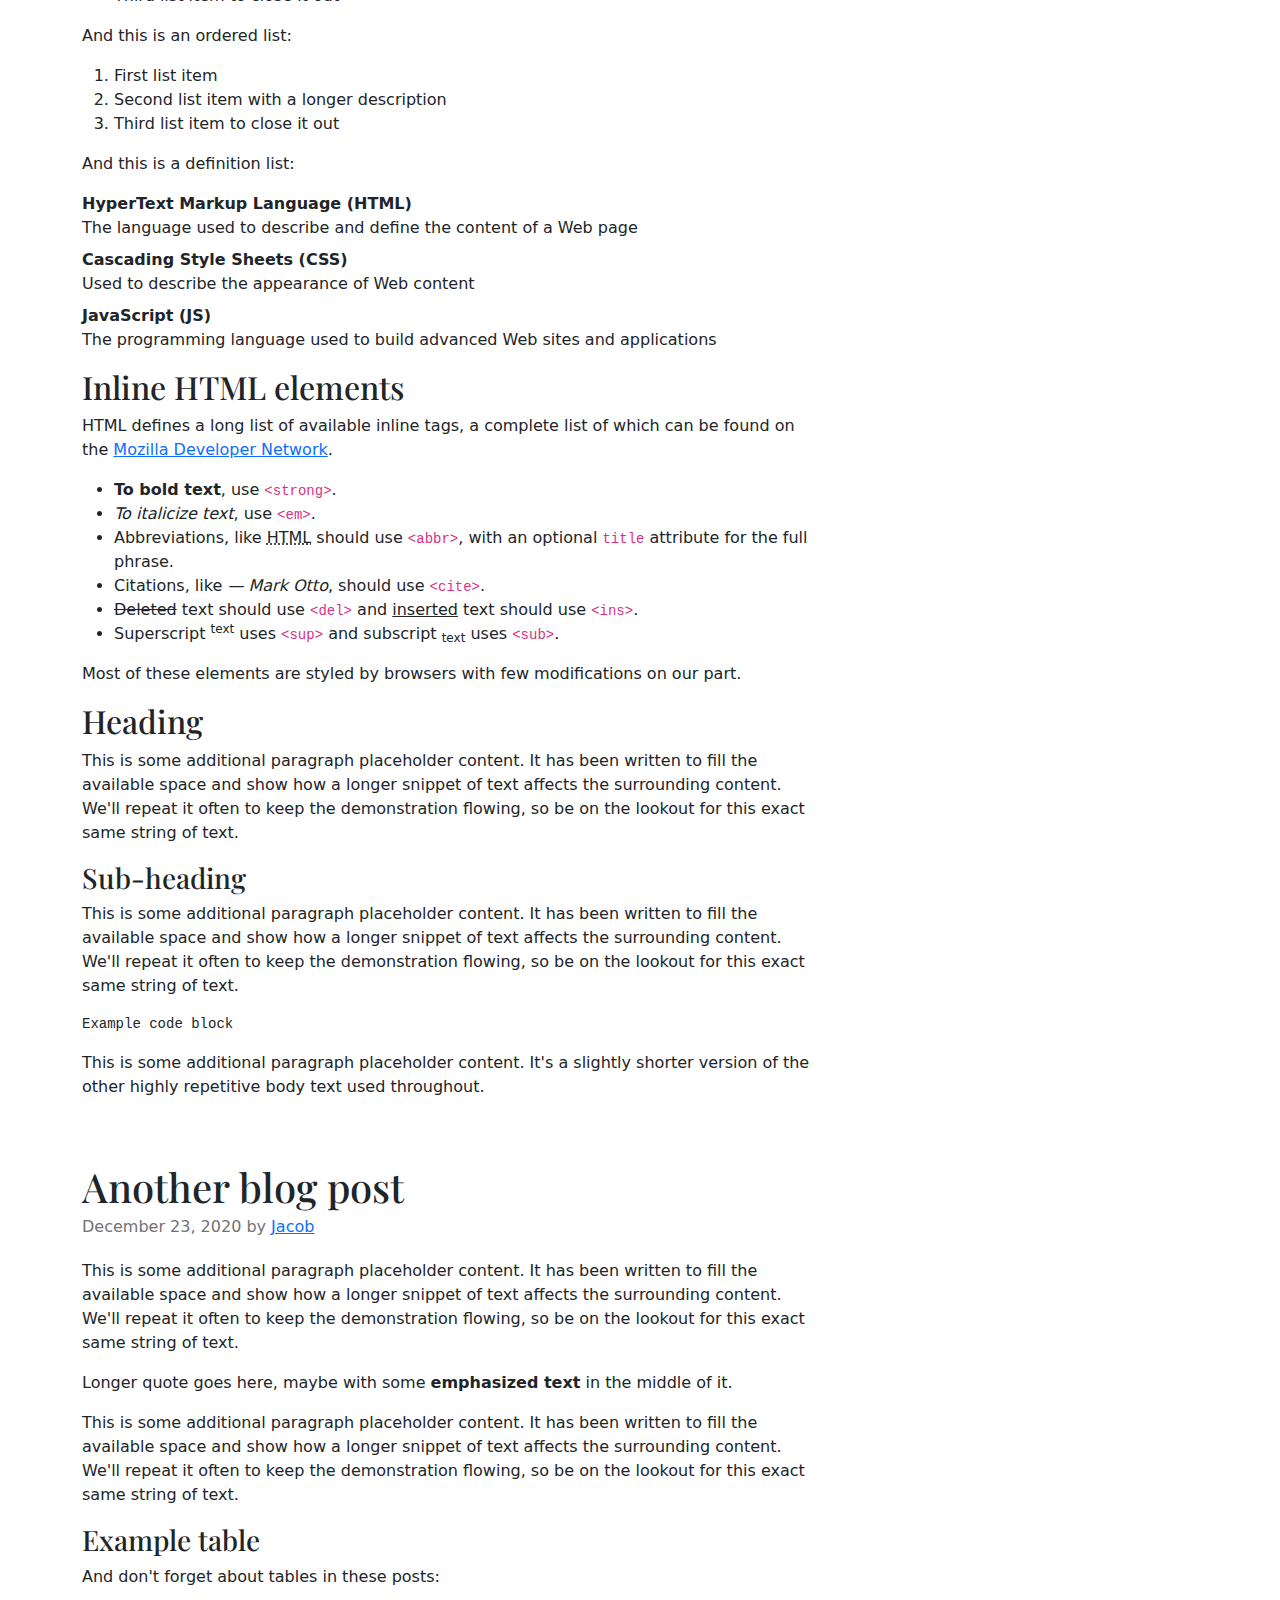
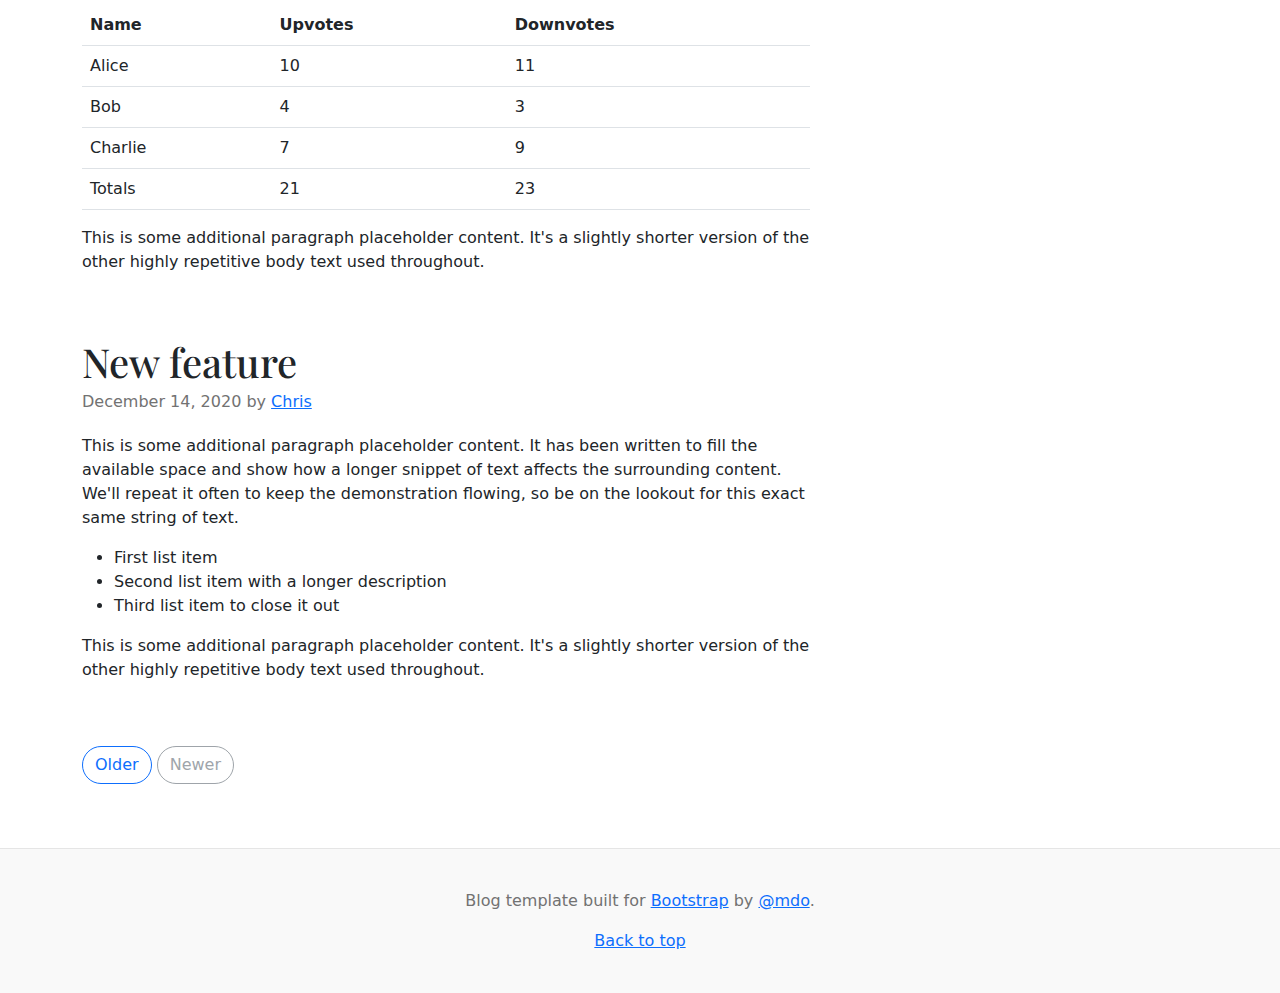
<file: clone2/bootstrap-5.2.0-beta1-examples/blog/index.html>
<!doctype html>
<html lang="en">
  <head>
    <meta charset="utf-8">
    <meta name="viewport" content="width=device-width, initial-scale=1">
    <meta name="description" content="">
    <meta name="author" content="Mark Otto, Jacob Thornton, and Bootstrap contributors">
    <meta name="generator" content="Hugo 0.98.0">
    <title>Blog Template · Bootstrap v5.2</title>

    <link rel="canonical" href="https://getbootstrap.com/docs/5.2/examples/blog/">

    

    

<link href="../assets/dist/css/bootstrap.min.css" rel="stylesheet">

    <style>
      .bd-placeholder-img {
        font-size: 1.125rem;
        text-anchor: middle;
        -webkit-user-select: none;
        -moz-user-select: none;
        user-select: none;
      }

      @media (min-width: 768px) {
        .bd-placeholder-img-lg {
          font-size: 3.5rem;
        }
      }

      .b-example-divider {
        height: 3rem;
        background-color: rgba(0, 0, 0, .1);
        border: solid rgba(0, 0, 0, .15);
        border-width: 1px 0;
        box-shadow: inset 0 .5em 1.5em rgba(0, 0, 0, .1), inset 0 .125em .5em rgba(0, 0, 0, .15);
      }

      .b-example-vr {
        flex-shrink: 0;
        width: 1.5rem;
        height: 100vh;
      }

      .bi {
        vertical-align: -.125em;
        fill: currentColor;
      }

      .nav-scroller {
        position: relative;
        z-index: 2;
        height: 2.75rem;
        overflow-y: hidden;
      }

      .nav-scroller .nav {
        display: flex;
        flex-wrap: nowrap;
        padding-bottom: 1rem;
        margin-top: -1px;
        overflow-x: auto;
        text-align: center;
        white-space: nowrap;
        -webkit-overflow-scrolling: touch;
      }
    </style>

    
    <!-- Custom styles for this template -->
    <link href="https://fonts.googleapis.com/css?family=Playfair&#43;Display:700,900&amp;display=swap" rel="stylesheet">
    <!-- Custom styles for this template -->
    <link href="blog.css" rel="stylesheet">
  </head>
  <body>
    
<div class="container">
  <header class="blog-header lh-1 py-3">
    <div class="row flex-nowrap justify-content-between align-items-center">
      <div class="col-4 pt-1">
        <a class="link-secondary" href="#">Subscribe</a>
      </div>
      <div class="col-4 text-center">
        <a class="blog-header-logo text-dark" href="#">Large</a>
      </div>
      <div class="col-4 d-flex justify-content-end align-items-center">
        <a class="link-secondary" href="#" aria-label="Search">
          <svg xmlns="http://www.w3.org/2000/svg" width="20" height="20" fill="none" stroke="currentColor" stroke-linecap="round" stroke-linejoin="round" stroke-width="2" class="mx-3" role="img" viewBox="0 0 24 24"><title>Search</title><circle cx="10.5" cy="10.5" r="7.5"/><path d="M21 21l-5.2-5.2"/></svg>
        </a>
        <a class="btn btn-sm btn-outline-secondary" href="#">Sign up</a>
      </div>
    </div>
  </header>

  <div class="nav-scroller py-1 mb-2">
    <nav class="nav d-flex justify-content-between">
      <a class="p-2 link-secondary" href="#">World</a>
      <a class="p-2 link-secondary" href="#">U.S.</a>
      <a class="p-2 link-secondary" href="#">Technology</a>
      <a class="p-2 link-secondary" href="#">Design</a>
      <a class="p-2 link-secondary" href="#">Culture</a>
      <a class="p-2 link-secondary" href="#">Business</a>
      <a class="p-2 link-secondary" href="#">Politics</a>
      <a class="p-2 link-secondary" href="#">Opinion</a>
      <a class="p-2 link-secondary" href="#">Science</a>
      <a class="p-2 link-secondary" href="#">Health</a>
      <a class="p-2 link-secondary" href="#">Style</a>
      <a class="p-2 link-secondary" href="#">Travel</a>
    </nav>
  </div>
</div>

<main class="container">
  <div class="p-4 p-md-5 mb-4 text-white rounded bg-dark">
    <div class="col-md-6 px-0">
      <h1 class="display-4 fst-italic">Title of a longer featured blog post</h1>
      <p class="lead my-3">Multiple lines of text that form the lede, informing new readers quickly and efficiently about what’s most interesting in this post’s contents.</p>
      <p class="lead mb-0"><a href="#" class="text-white fw-bold">Continue reading...</a></p>
    </div>
  </div>

  <div class="row mb-2">
    <div class="col-md-6">
      <div class="row g-0 border rounded overflow-hidden flex-md-row mb-4 shadow-sm h-md-250 position-relative">
        <div class="col p-4 d-flex flex-column position-static">
          <strong class="d-inline-block mb-2 text-primary">World</strong>
          <h3 class="mb-0">Featured post</h3>
          <div class="mb-1 text-muted">Nov 12</div>
          <p class="card-text mb-auto">This is a wider card with supporting text below as a natural lead-in to additional content.</p>
          <a href="#" class="stretched-link">Continue reading</a>
        </div>
        <div class="col-auto d-none d-lg-block">
          <svg class="bd-placeholder-img" width="200" height="250" xmlns="http://www.w3.org/2000/svg" role="img" aria-label="Placeholder: Thumbnail" preserveAspectRatio="xMidYMid slice" focusable="false"><title>Placeholder</title><rect width="100%" height="100%" fill="#55595c"/><text x="50%" y="50%" fill="#eceeef" dy=".3em">Thumbnail</text></svg>

        </div>
      </div>
    </div>
    <div class="col-md-6">
      <div class="row g-0 border rounded overflow-hidden flex-md-row mb-4 shadow-sm h-md-250 position-relative">
        <div class="col p-4 d-flex flex-column position-static">
          <strong class="d-inline-block mb-2 text-success">Design</strong>
          <h3 class="mb-0">Post title</h3>
          <div class="mb-1 text-muted">Nov 11</div>
          <p class="mb-auto">This is a wider card with supporting text below as a natural lead-in to additional content.</p>
          <a href="#" class="stretched-link">Continue reading</a>
        </div>
        <div class="col-auto d-none d-lg-block">
          <svg class="bd-placeholder-img" width="200" height="250" xmlns="http://www.w3.org/2000/svg" role="img" aria-label="Placeholder: Thumbnail" preserveAspectRatio="xMidYMid slice" focusable="false"><title>Placeholder</title><rect width="100%" height="100%" fill="#55595c"/><text x="50%" y="50%" fill="#eceeef" dy=".3em">Thumbnail</text></svg>

        </div>
      </div>
    </div>
  </div>

  <div class="row g-5">
    <div class="col-md-8">
      <h3 class="pb-4 mb-4 fst-italic border-bottom">
        From the Firehose
      </h3>

      <article class="blog-post">
        <h2 class="blog-post-title mb-1">Sample blog post</h2>
        <p class="blog-post-meta">January 1, 2021 by <a href="#">Mark</a></p>

        <p>This blog post shows a few different types of content that’s supported and styled with Bootstrap. Basic typography, lists, tables, images, code, and more are all supported as expected.</p>
        <hr>
        <p>This is some additional paragraph placeholder content. It has been written to fill the available space and show how a longer snippet of text affects the surrounding content. We'll repeat it often to keep the demonstration flowing, so be on the lookout for this exact same string of text.</p>
        <h2>Blockquotes</h2>
        <p>This is an example blockquote in action:</p>
        <blockquote class="blockquote">
          <p>Quoted text goes here.</p>
        </blockquote>
        <p>This is some additional paragraph placeholder content. It has been written to fill the available space and show how a longer snippet of text affects the surrounding content. We'll repeat it often to keep the demonstration flowing, so be on the lookout for this exact same string of text.</p>
        <h3>Example lists</h3>
        <p>This is some additional paragraph placeholder content. It's a slightly shorter version of the other highly repetitive body text used throughout. This is an example unordered list:</p>
        <ul>
          <li>First list item</li>
          <li>Second list item with a longer description</li>
          <li>Third list item to close it out</li>
        </ul>
        <p>And this is an ordered list:</p>
        <ol>
          <li>First list item</li>
          <li>Second list item with a longer description</li>
          <li>Third list item to close it out</li>
        </ol>
        <p>And this is a definition list:</p>
        <dl>
          <dt>HyperText Markup Language (HTML)</dt>
          <dd>The language used to describe and define the content of a Web page</dd>
          <dt>Cascading Style Sheets (CSS)</dt>
          <dd>Used to describe the appearance of Web content</dd>
          <dt>JavaScript (JS)</dt>
          <dd>The programming language used to build advanced Web sites and applications</dd>
        </dl>
        <h2>Inline HTML elements</h2>
        <p>HTML defines a long list of available inline tags, a complete list of which can be found on the <a href="https://developer.mozilla.org/en-US/docs/Web/HTML/Element">Mozilla Developer Network</a>.</p>
        <ul>
          <li><strong>To bold text</strong>, use <code class="language-plaintext highlighter-rouge">&lt;strong&gt;</code>.</li>
          <li><em>To italicize text</em>, use <code class="language-plaintext highlighter-rouge">&lt;em&gt;</code>.</li>
          <li>Abbreviations, like <abbr title="HyperText Markup Language">HTML</abbr> should use <code class="language-plaintext highlighter-rouge">&lt;abbr&gt;</code>, with an optional <code class="language-plaintext highlighter-rouge">title</code> attribute for the full phrase.</li>
          <li>Citations, like <cite>— Mark Otto</cite>, should use <code class="language-plaintext highlighter-rouge">&lt;cite&gt;</code>.</li>
          <li><del>Deleted</del> text should use <code class="language-plaintext highlighter-rouge">&lt;del&gt;</code> and <ins>inserted</ins> text should use <code class="language-plaintext highlighter-rouge">&lt;ins&gt;</code>.</li>
          <li>Superscript <sup>text</sup> uses <code class="language-plaintext highlighter-rouge">&lt;sup&gt;</code> and subscript <sub>text</sub> uses <code class="language-plaintext highlighter-rouge">&lt;sub&gt;</code>.</li>
        </ul>
        <p>Most of these elements are styled by browsers with few modifications on our part.</p>
        <h2>Heading</h2>
        <p>This is some additional paragraph placeholder content. It has been written to fill the available space and show how a longer snippet of text affects the surrounding content. We'll repeat it often to keep the demonstration flowing, so be on the lookout for this exact same string of text.</p>
        <h3>Sub-heading</h3>
        <p>This is some additional paragraph placeholder content. It has been written to fill the available space and show how a longer snippet of text affects the surrounding content. We'll repeat it often to keep the demonstration flowing, so be on the lookout for this exact same string of text.</p>
        <pre><code>Example code block</code></pre>
        <p>This is some additional paragraph placeholder content. It's a slightly shorter version of the other highly repetitive body text used throughout.</p>
      </article>

      <article class="blog-post">
        <h2 class="blog-post-title mb-1">Another blog post</h2>
        <p class="blog-post-meta">December 23, 2020 by <a href="#">Jacob</a></p>

        <p>This is some additional paragraph placeholder content. It has been written to fill the available space and show how a longer snippet of text affects the surrounding content. We'll repeat it often to keep the demonstration flowing, so be on the lookout for this exact same string of text.</p>
        <blockquote>
          <p>Longer quote goes here, maybe with some <strong>emphasized text</strong> in the middle of it.</p>
        </blockquote>
        <p>This is some additional paragraph placeholder content. It has been written to fill the available space and show how a longer snippet of text affects the surrounding content. We'll repeat it often to keep the demonstration flowing, so be on the lookout for this exact same string of text.</p>
        <h3>Example table</h3>
        <p>And don't forget about tables in these posts:</p>
        <table class="table">
          <thead>
            <tr>
              <th>Name</th>
              <th>Upvotes</th>
              <th>Downvotes</th>
            </tr>
          </thead>
          <tbody>
            <tr>
              <td>Alice</td>
              <td>10</td>
              <td>11</td>
            </tr>
            <tr>
              <td>Bob</td>
              <td>4</td>
              <td>3</td>
            </tr>
            <tr>
              <td>Charlie</td>
              <td>7</td>
              <td>9</td>
            </tr>
          </tbody>
          <tfoot>
            <tr>
              <td>Totals</td>
              <td>21</td>
              <td>23</td>
            </tr>
          </tfoot>
        </table>

        <p>This is some additional paragraph placeholder content. It's a slightly shorter version of the other highly repetitive body text used throughout.</p>
      </article>

      <article class="blog-post">
        <h2 class="blog-post-title mb-1">New feature</h2>
        <p class="blog-post-meta">December 14, 2020 by <a href="#">Chris</a></p>

        <p>This is some additional paragraph placeholder content. It has been written to fill the available space and show how a longer snippet of text affects the surrounding content. We'll repeat it often to keep the demonstration flowing, so be on the lookout for this exact same string of text.</p>
        <ul>
          <li>First list item</li>
          <li>Second list item with a longer description</li>
          <li>Third list item to close it out</li>
        </ul>
        <p>This is some additional paragraph placeholder content. It's a slightly shorter version of the other highly repetitive body text used throughout.</p>
      </article>

      <nav class="blog-pagination" aria-label="Pagination">
        <a class="btn btn-outline-primary rounded-pill" href="#">Older</a>
        <a class="btn btn-outline-secondary rounded-pill disabled">Newer</a>
      </nav>

    </div>

    <div class="col-md-4">
      <div class="position-sticky" style="top: 2rem;">
        <div class="p-4 mb-3 bg-light rounded">
          <h4 class="fst-italic">About</h4>
          <p class="mb-0">Customize this section to tell your visitors a little bit about your publication, writers, content, or something else entirely. Totally up to you.</p>
        </div>

        <div class="p-4">
          <h4 class="fst-italic">Archives</h4>
          <ol class="list-unstyled mb-0">
            <li><a href="#">March 2021</a></li>
            <li><a href="#">February 2021</a></li>
            <li><a href="#">January 2021</a></li>
            <li><a href="#">December 2020</a></li>
            <li><a href="#">November 2020</a></li>
            <li><a href="#">October 2020</a></li>
            <li><a href="#">September 2020</a></li>
            <li><a href="#">August 2020</a></li>
            <li><a href="#">July 2020</a></li>
            <li><a href="#">June 2020</a></li>
            <li><a href="#">May 2020</a></li>
            <li><a href="#">April 2020</a></li>
          </ol>
        </div>

        <div class="p-4">
          <h4 class="fst-italic">Elsewhere</h4>
          <ol class="list-unstyled">
            <li><a href="#">GitHub</a></li>
            <li><a href="#">Twitter</a></li>
            <li><a href="#">Facebook</a></li>
          </ol>
        </div>
      </div>
    </div>
  </div>

</main>

<footer class="blog-footer">
  <p>Blog template built for <a href="https://getbootstrap.com/">Bootstrap</a> by <a href="https://twitter.com/mdo">@mdo</a>.</p>
  <p>
    <a href="#">Back to top</a>
  </p>
</footer>


    
  </body>
</html>
</file>
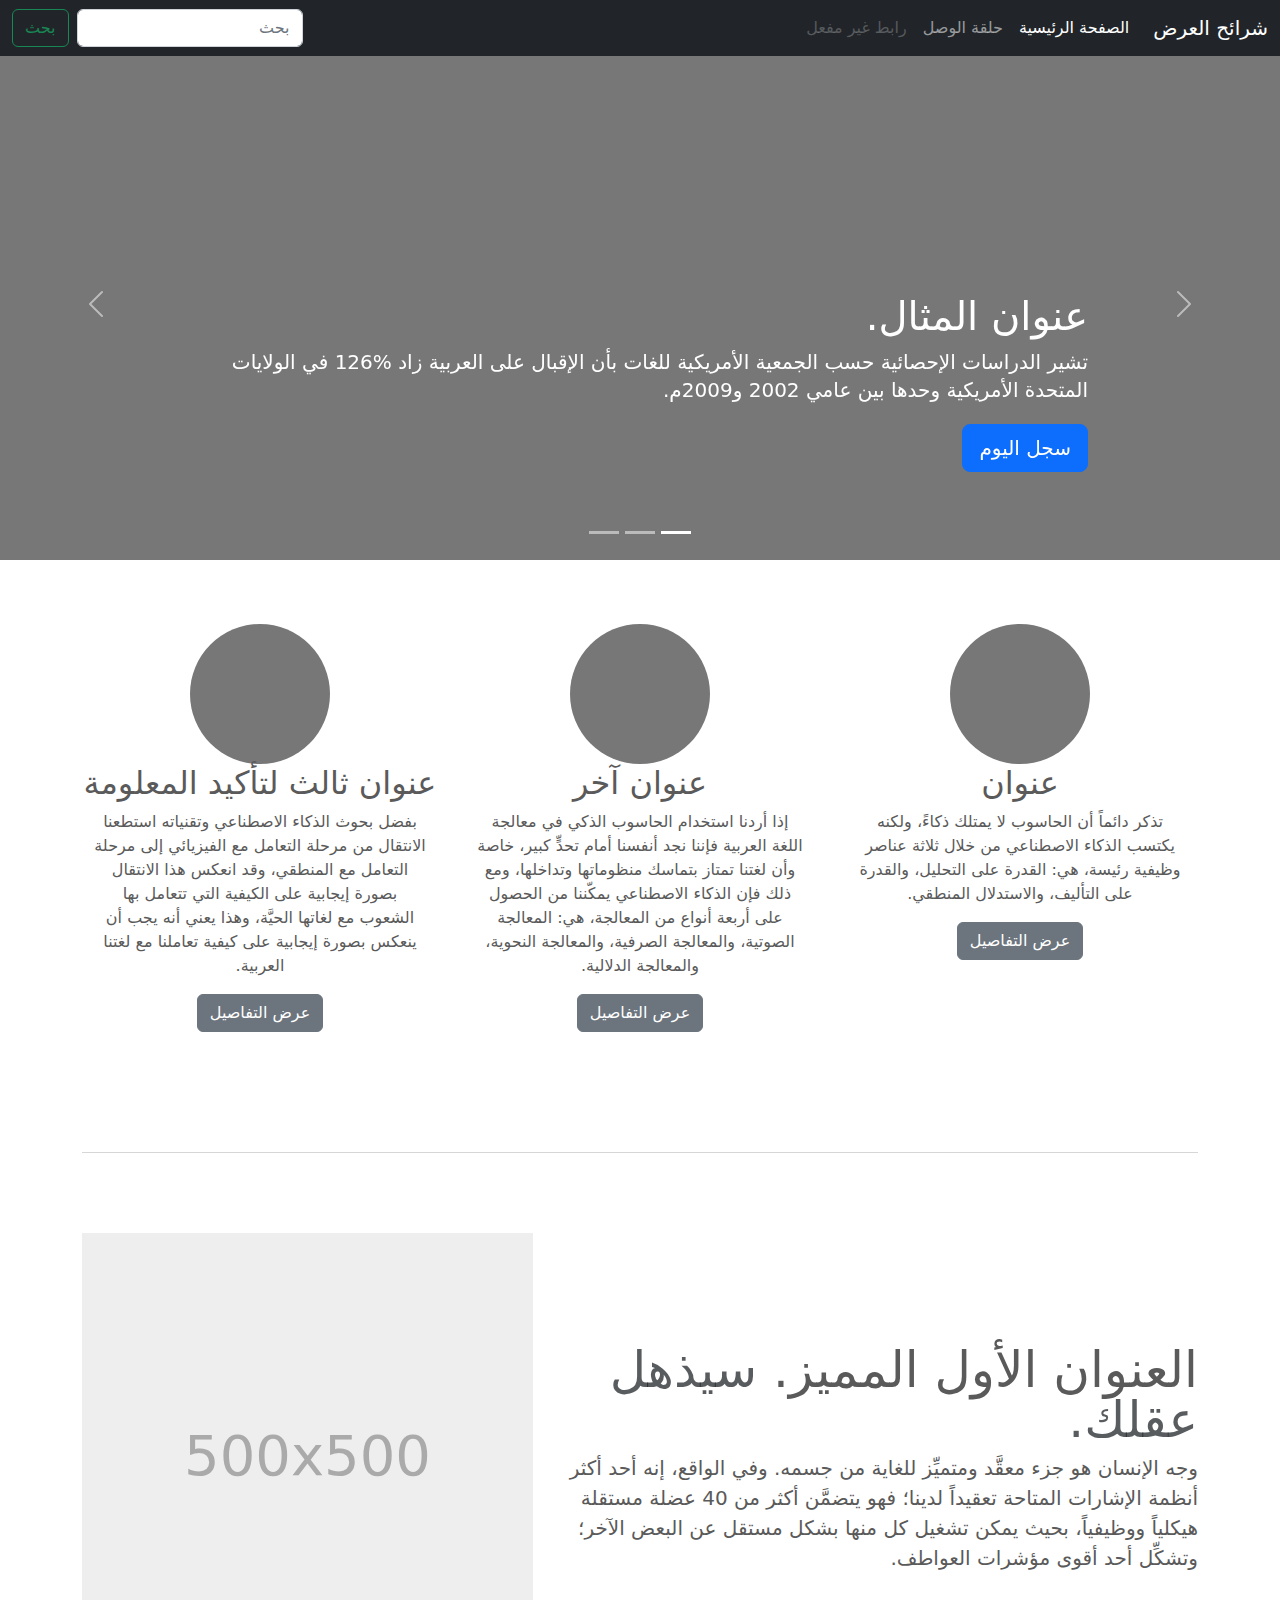
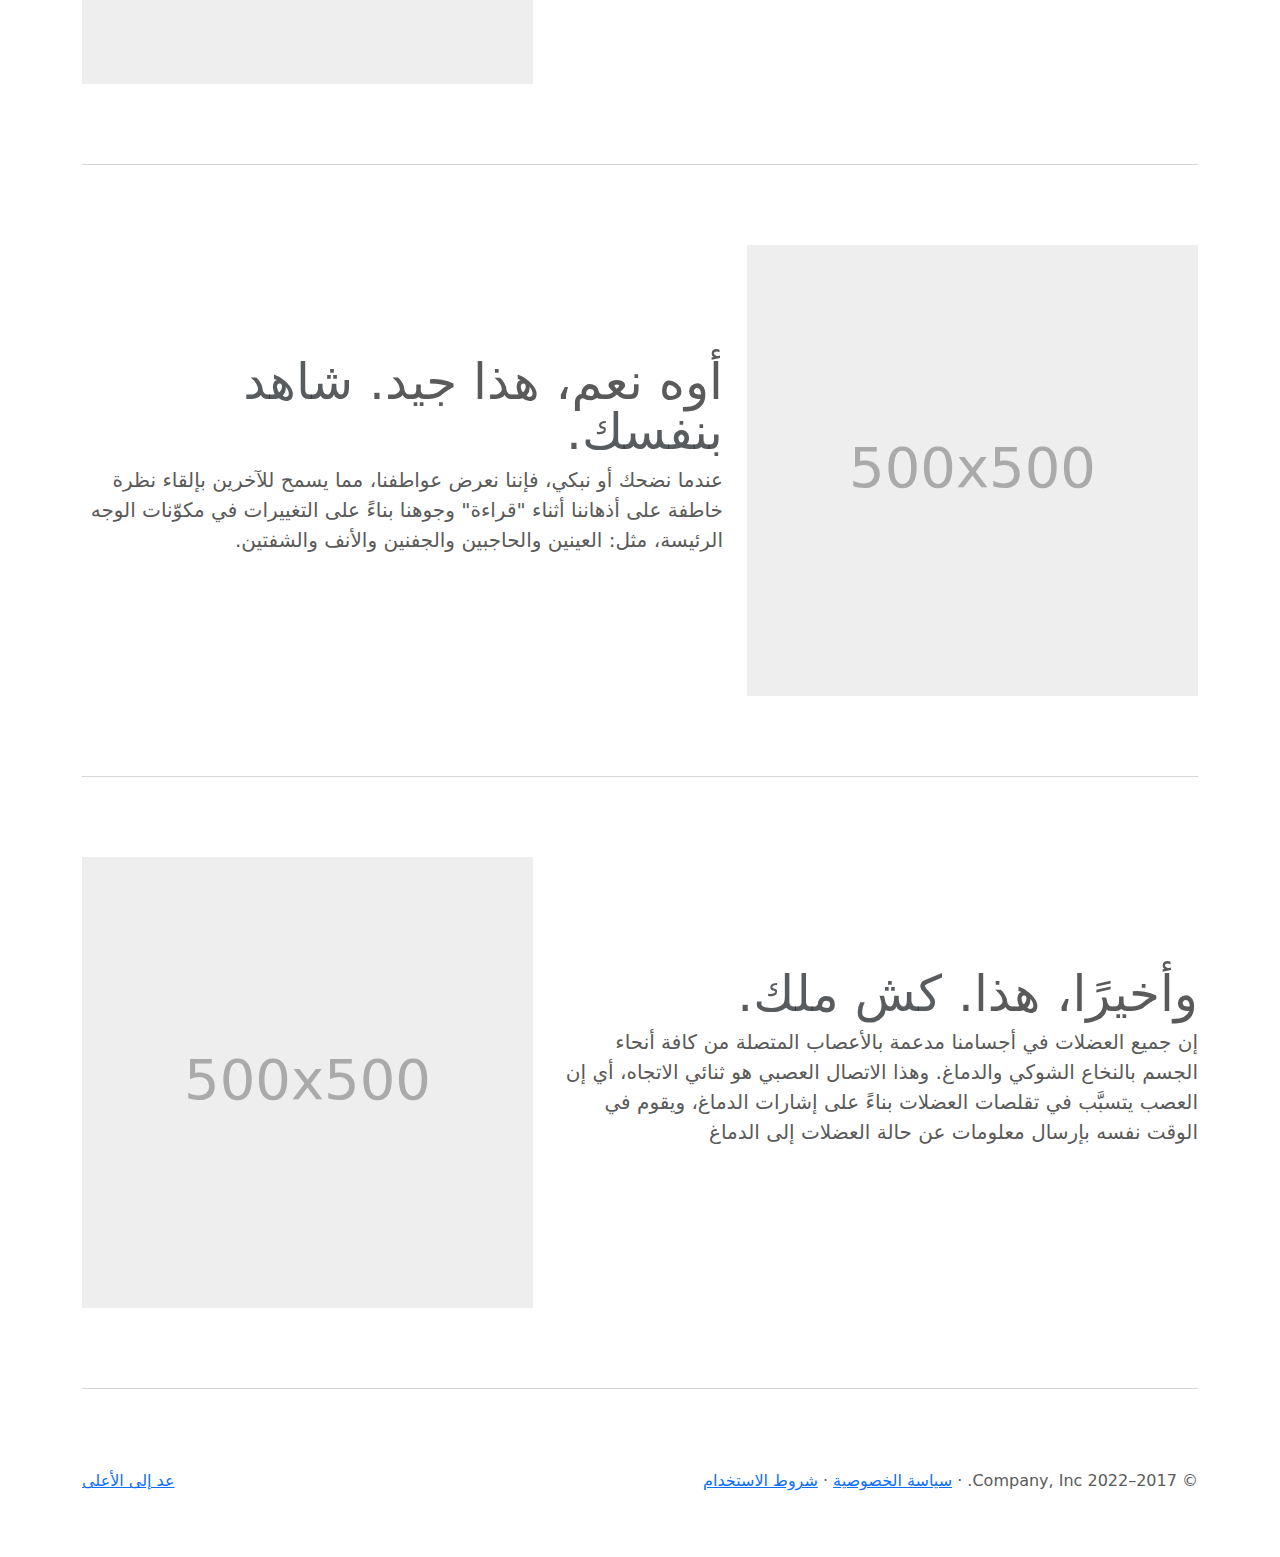
<file: clone2/bootstrap-5.2.0-beta1-examples/carousel-rtl/index.html>
<!doctype html>
<html lang="ar" dir="rtl">
  <head>
    <meta charset="utf-8">
    <meta name="viewport" content="width=device-width, initial-scale=1">
    <meta name="description" content="">
    <meta name="author" content="Mark Otto, Jacob Thornton, and Bootstrap contributors">
    <meta name="generator" content="Hugo 0.98.0">
    <title>قالب  شرائح العرض · Bootstrap v5.2</title>

    <link rel="canonical" href="https://getbootstrap.com/docs/5.2/examples/carousel-rtl/">

    

    

<link href="../assets/dist/css/bootstrap.rtl.min.css" rel="stylesheet">

    <style>
      .bd-placeholder-img {
        font-size: 1.125rem;
        text-anchor: middle;
        -webkit-user-select: none;
        -moz-user-select: none;
        user-select: none;
      }

      @media (min-width: 768px) {
        .bd-placeholder-img-lg {
          font-size: 3.5rem;
        }
      }

      .b-example-divider {
        height: 3rem;
        background-color: rgba(0, 0, 0, .1);
        border: solid rgba(0, 0, 0, .15);
        border-width: 1px 0;
        box-shadow: inset 0 .5em 1.5em rgba(0, 0, 0, .1), inset 0 .125em .5em rgba(0, 0, 0, .15);
      }

      .b-example-vr {
        flex-shrink: 0;
        width: 1.5rem;
        height: 100vh;
      }

      .bi {
        vertical-align: -.125em;
        fill: currentColor;
      }

      .nav-scroller {
        position: relative;
        z-index: 2;
        height: 2.75rem;
        overflow-y: hidden;
      }

      .nav-scroller .nav {
        display: flex;
        flex-wrap: nowrap;
        padding-bottom: 1rem;
        margin-top: -1px;
        overflow-x: auto;
        text-align: center;
        white-space: nowrap;
        -webkit-overflow-scrolling: touch;
      }
    </style>

    
    <!-- Custom styles for this template -->
    <link href="../carousel/carousel.rtl.css" rel="stylesheet">
  </head>
  <body>
    
<header>
  <nav class="navbar navbar-expand-md navbar-dark fixed-top bg-dark">
    <div class="container-fluid">
      <a class="navbar-brand" href="#">شرائح العرض</a>
      <button class="navbar-toggler" type="button" data-bs-toggle="collapse" data-bs-target="#navbarCollapse" aria-controls="navbarCollapse" aria-expanded="false" aria-label="تبديل التنقل">
        <span class="navbar-toggler-icon"></span>
      </button>
      <div class="collapse navbar-collapse" id="navbarCollapse">
        <ul class="navbar-nav me-auto mb-2 mb-md-0">
          <li class="nav-item">
            <a class="nav-link active" aria-current="page" href="#">الصفحة الرئيسية</a>
          </li>
          <li class="nav-item">
            <a class="nav-link" href="#">حلقة الوصل</a>
          </li>
          <li class="nav-item">
            <a class="nav-link disabled">رابط غير مفعل</a>
          </li>
        </ul>
        <form class="d-flex" role="search">
          <input class="form-control me-2" type="search" placeholder="بحث" aria-label="بحث">
          <button class="btn btn-outline-success" type="submit">بحث</button>
        </form>
      </div>
    </div>
  </nav>
</header>

<main>

  <div id="myCarousel" class="carousel slide" data-bs-ride="carousel">
    <div class="carousel-indicators">
      <button type="button" data-bs-target="#myCarousel" data-bs-slide-to="0" class="active" aria-current="true" aria-label="Slide 1"></button>
      <button type="button" data-bs-target="#myCarousel" data-bs-slide-to="1" aria-label="Slide 2"></button>
      <button type="button" data-bs-target="#myCarousel" data-bs-slide-to="2" aria-label="Slide 3"></button>
    </div>
    <div class="carousel-inner">
      <div class="carousel-item active">
        <svg class="bd-placeholder-img" width="100%" height="100%" xmlns="http://www.w3.org/2000/svg" aria-hidden="true" preserveAspectRatio="xMidYMid slice" focusable="false"><rect width="100%" height="100%" fill="#777"/></svg>

        <div class="container">
          <div class="carousel-caption text-start">
            <h1>عنوان المثال.</h1>
            <p>تشير الدراسات الإحصائية حسب الجمعية الأمريكية للغات بأن الإقبال على العربية زاد %126 في الولايات المتحدة الأمريكية وحدها بين عامي 2002 و2009م.</p>
            <p><a class="btn btn-lg btn-primary" href="#">سجل اليوم</a></p>
          </div>
        </div>
      </div>
      <div class="carousel-item">
        <svg class="bd-placeholder-img" width="100%" height="100%" xmlns="http://www.w3.org/2000/svg" aria-hidden="true" preserveAspectRatio="xMidYMid slice" focusable="false"><rect width="100%" height="100%" fill="#777"/></svg>

        <div class="container">
          <div class="carousel-caption">
            <h1>عنوان مثال آخر.</h1>
            <p>حسب المجلس الثقافي البريطاني فإن تعليم الإنجليزية داخل بريطانيا يسهم في تعزيز اقتصادها بما يتجاوز ملياري جنيه سنوياً، كما أنه وفر أكثر من 26 ألف وظيفة.</p>
            <p><a class="btn btn-lg btn-primary" href="#">أعرف أكثر</a></p>
          </div>
        </div>
      </div>
      <div class="carousel-item">
        <svg class="bd-placeholder-img" width="100%" height="100%" xmlns="http://www.w3.org/2000/svg" aria-hidden="true" preserveAspectRatio="xMidYMid slice" focusable="false"><rect width="100%" height="100%" fill="#777"/></svg>

        <div class="container">
          <div class="carousel-caption text-end">
            <h1>واحد أكثر لقياس جيد.</h1>
            <p>الإحصاءات لحجم الاستثمار اللغوي خارج بريطانيا تتفاوت من سنة لأخرى إلا أن المدير التنفيذي للمجلس الثقافي البريطاني إدي بايرز يرى أن استثمار تعليم الإنجليزية في الخارج لا يحسب على المستوى المالي فحسب بل على المستوى السياسي أيضاً.</p>
            <p><a class="btn btn-lg btn-primary" href="#">تصفح المعرض</a></p>
          </div>
        </div>
      </div>
    </div>
    <button class="carousel-control-prev" type="button" data-bs-target="#myCarousel" data-bs-slide="prev">
      <span class="carousel-control-prev-icon" aria-hidden="true"></span>
      <span class="visually-hidden">السابق</span>
    </button>
    <button class="carousel-control-next" type="button" data-bs-target="#myCarousel" data-bs-slide="next">
      <span class="carousel-control-next-icon" aria-hidden="true"></span>
      <span class="visually-hidden">التالي</span>
    </button>
  </div>


  <!-- Marketing messaging and featurettes
  ================================================== -->
  <!-- Wrap the rest of the page in another container to center all the content. -->

  <div class="container marketing">

    <!-- Three columns of text below the carousel -->
    <div class="row">
      <div class="col-lg-4">
        <svg class="bd-placeholder-img rounded-circle" width="140" height="140" xmlns="http://www.w3.org/2000/svg" role="img" aria-label="Placeholder: 140x140" preserveAspectRatio="xMidYMid slice" focusable="false"><title>Placeholder</title><rect width="100%" height="100%" fill="#777"/><text x="50%" y="50%" fill="#777" dy=".3em">140x140</text></svg>

        <h2 class="fw-normal">عنوان</h2>
        <p>تذكر دائماً أن الحاسوب لا يمتلك ذكاءً، ولكنه يكتسب الذكاء الاصطناعي من خلال ثلاثة عناصر وظيفية رئيسة، هي: القدرة على التحليل، والقدرة على التأليف، والاستدلال المنطقي.</p>
        <p><a class="btn btn-secondary" href="#">عرض التفاصيل</a></p>
      </div><!-- /.col-lg-4 -->
      <div class="col-lg-4">
        <svg class="bd-placeholder-img rounded-circle" width="140" height="140" xmlns="http://www.w3.org/2000/svg" role="img" aria-label="Placeholder: 140x140" preserveAspectRatio="xMidYMid slice" focusable="false"><title>Placeholder</title><rect width="100%" height="100%" fill="#777"/><text x="50%" y="50%" fill="#777" dy=".3em">140x140</text></svg>

        <h2 class="fw-normal">عنوان آخر</h2>
        <p>إذا أردنا استخدام الحاسوب الذكي في معالجة اللغة العربية فإننا نجد أنفسنا أمام تحدٍّ كبير، خاصة وأن لغتنا تمتاز بتماسك منظوماتها وتداخلها، ومع ذلك فإن الذكاء الاصطناعي يمكّننا من الحصول على أربعة أنواع من المعالجة، هي: المعالجة الصوتية، والمعالجة الصرفية، والمعالجة النحوية، والمعالجة الدلالية.</p>
        <p><a class="btn btn-secondary" href="#">عرض التفاصيل</a></p>
      </div><!-- /.col-lg-4 -->
      <div class="col-lg-4">
        <svg class="bd-placeholder-img rounded-circle" width="140" height="140" xmlns="http://www.w3.org/2000/svg" role="img" aria-label="Placeholder: 140x140" preserveAspectRatio="xMidYMid slice" focusable="false"><title>Placeholder</title><rect width="100%" height="100%" fill="#777"/><text x="50%" y="50%" fill="#777" dy=".3em">140x140</text></svg>

        <h2 class="fw-normal">عنوان ثالث لتأكيد المعلومة</h2>
        <p>بفضل بحوث الذكاء الاصطناعي وتقنياته استطعنا الانتقال من مرحلة التعامل مع الفيزيائي إلى مرحلة التعامل مع المنطقي، وقد انعكس هذا الانتقال بصورة إيجابية على الكيفية التي تتعامل بها الشعوب مع لغاتها الحيَّة، وهذا يعني أنه يجب أن ينعكس بصورة إيجابية على كيفية تعاملنا مع لغتنا العربية.</p>
        <p><a class="btn btn-secondary" href="#">عرض التفاصيل</a></p>
      </div><!-- /.col-lg-4 -->
    </div><!-- /.row -->


    <!-- START THE FEATURETTES -->

    <hr class="featurette-divider">

    <div class="row featurette">
      <div class="col-md-7">
        <h2 class="featurette-heading fw-normal lh-1">العنوان الأول المميز. <span class="text-muted"> سيذهل عقلك. </span></h2>
        <p class="lead">وجه الإنسان هو جزء معقَّد ومتميِّز للغاية من جسمه. وفي الواقع، إنه أحد أكثر أنظمة الإشارات المتاحة تعقيداً لدينا؛ فهو يتضمَّن أكثر من 40 عضلة مستقلة هيكلياً ووظيفياً، بحيث يمكن تشغيل كل منها بشكل مستقل عن البعض الآخر؛ وتشكِّل أحد أقوى مؤشرات العواطف.</p>
      </div>
      <div class="col-md-5">
        <svg class="bd-placeholder-img bd-placeholder-img-lg featurette-image img-fluid mx-auto" width="500" height="500" xmlns="http://www.w3.org/2000/svg" role="img" aria-label="Placeholder: 500x500" preserveAspectRatio="xMidYMid slice" focusable="false"><title>Placeholder</title><rect width="100%" height="100%" fill="#eee"/><text x="50%" y="50%" fill="#aaa" dy=".3em">500x500</text></svg>

      </div>
    </div>

    <hr class="featurette-divider">

    <div class="row featurette">
      <div class="col-md-7 order-md-2">
        <h2 class="featurette-heading fw-normal lh-1">أوه نعم، هذا جيد. <span class="text-muted"> شاهد بنفسك. </span></h2>
        <p class="lead">عندما نضحك أو نبكي، فإننا نعرض عواطفنا، مما يسمح للآخرين بإلقاء نظرة خاطفة على أذهاننا أثناء "قراءة" وجوهنا بناءً على التغييرات في مكوّنات الوجه الرئيسة، مثل: العينين والحاجبين والجفنين والأنف والشفتين.</p>
      </div>
      <div class="col-md-5 order-md-1">
        <svg class="bd-placeholder-img bd-placeholder-img-lg featurette-image img-fluid mx-auto" width="500" height="500" xmlns="http://www.w3.org/2000/svg" role="img" aria-label="Placeholder: 500x500" preserveAspectRatio="xMidYMid slice" focusable="false"><title>Placeholder</title><rect width="100%" height="100%" fill="#eee"/><text x="50%" y="50%" fill="#aaa" dy=".3em">500x500</text></svg>

      </div>
    </div>

    <hr class="featurette-divider">

    <div class="row featurette">
      <div class="col-md-7">
        <h2 class="featurette-heading fw-normal lh-1">وأخيرًا، هذا. <span class="text-muted"> كش ملك. </span></h2>
        <p class="lead">إن جميع العضلات في أجسامنا مدعمة بالأعصاب المتصلة من كافة أنحاء الجسم بالنخاع الشوكي والدماغ. وهذا الاتصال العصبي هو ثنائي الاتجاه، أي إن العصب يتسبَّب في تقلصات العضلات بناءً على إشارات الدماغ، ويقوم في الوقت نفسه بإرسال معلومات عن حالة العضلات إلى الدماغ</p>
      </div>
      <div class="col-md-5">
        <svg class="bd-placeholder-img bd-placeholder-img-lg featurette-image img-fluid mx-auto" width="500" height="500" xmlns="http://www.w3.org/2000/svg" role="img" aria-label="Placeholder: 500x500" preserveAspectRatio="xMidYMid slice" focusable="false"><title>Placeholder</title><rect width="100%" height="100%" fill="#eee"/><text x="50%" y="50%" fill="#aaa" dy=".3em">500x500</text></svg>

      </div>
    </div>

    <hr class="featurette-divider">

    <!-- /END THE FEATURETTES -->

  </div><!-- /.container -->


  <!-- FOOTER -->
  <footer class="container">
    <p class="float-end"><a href="#">عد إلى الأعلى</a></p>
    <p>&copy; 2017–2022 Company, Inc. &middot; <a href="#">سياسة الخصوصية</a> &middot; <a href="#">شروط الاستخدام</a></p>
  </footer>
</main>


    <script src="../assets/dist/js/bootstrap.bundle.min.js"></script>

      
  </body>
</html>
</file>
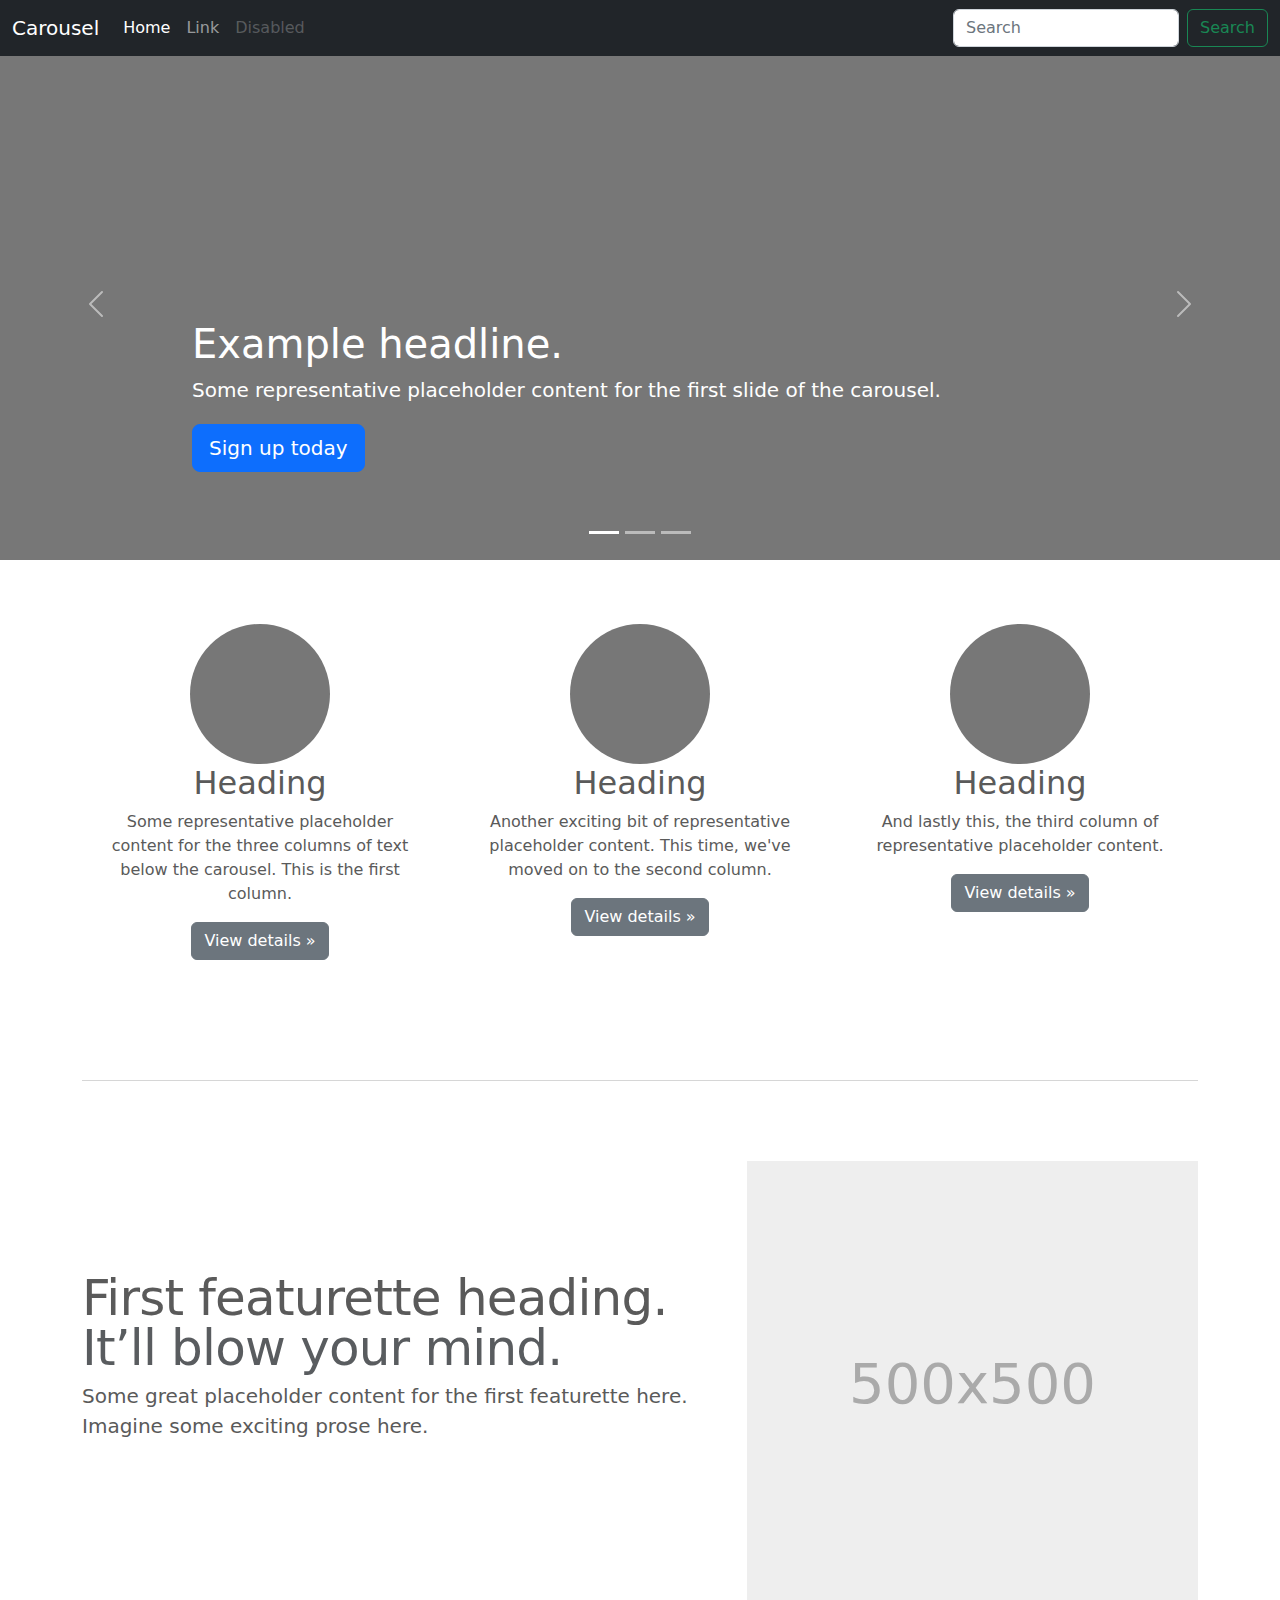
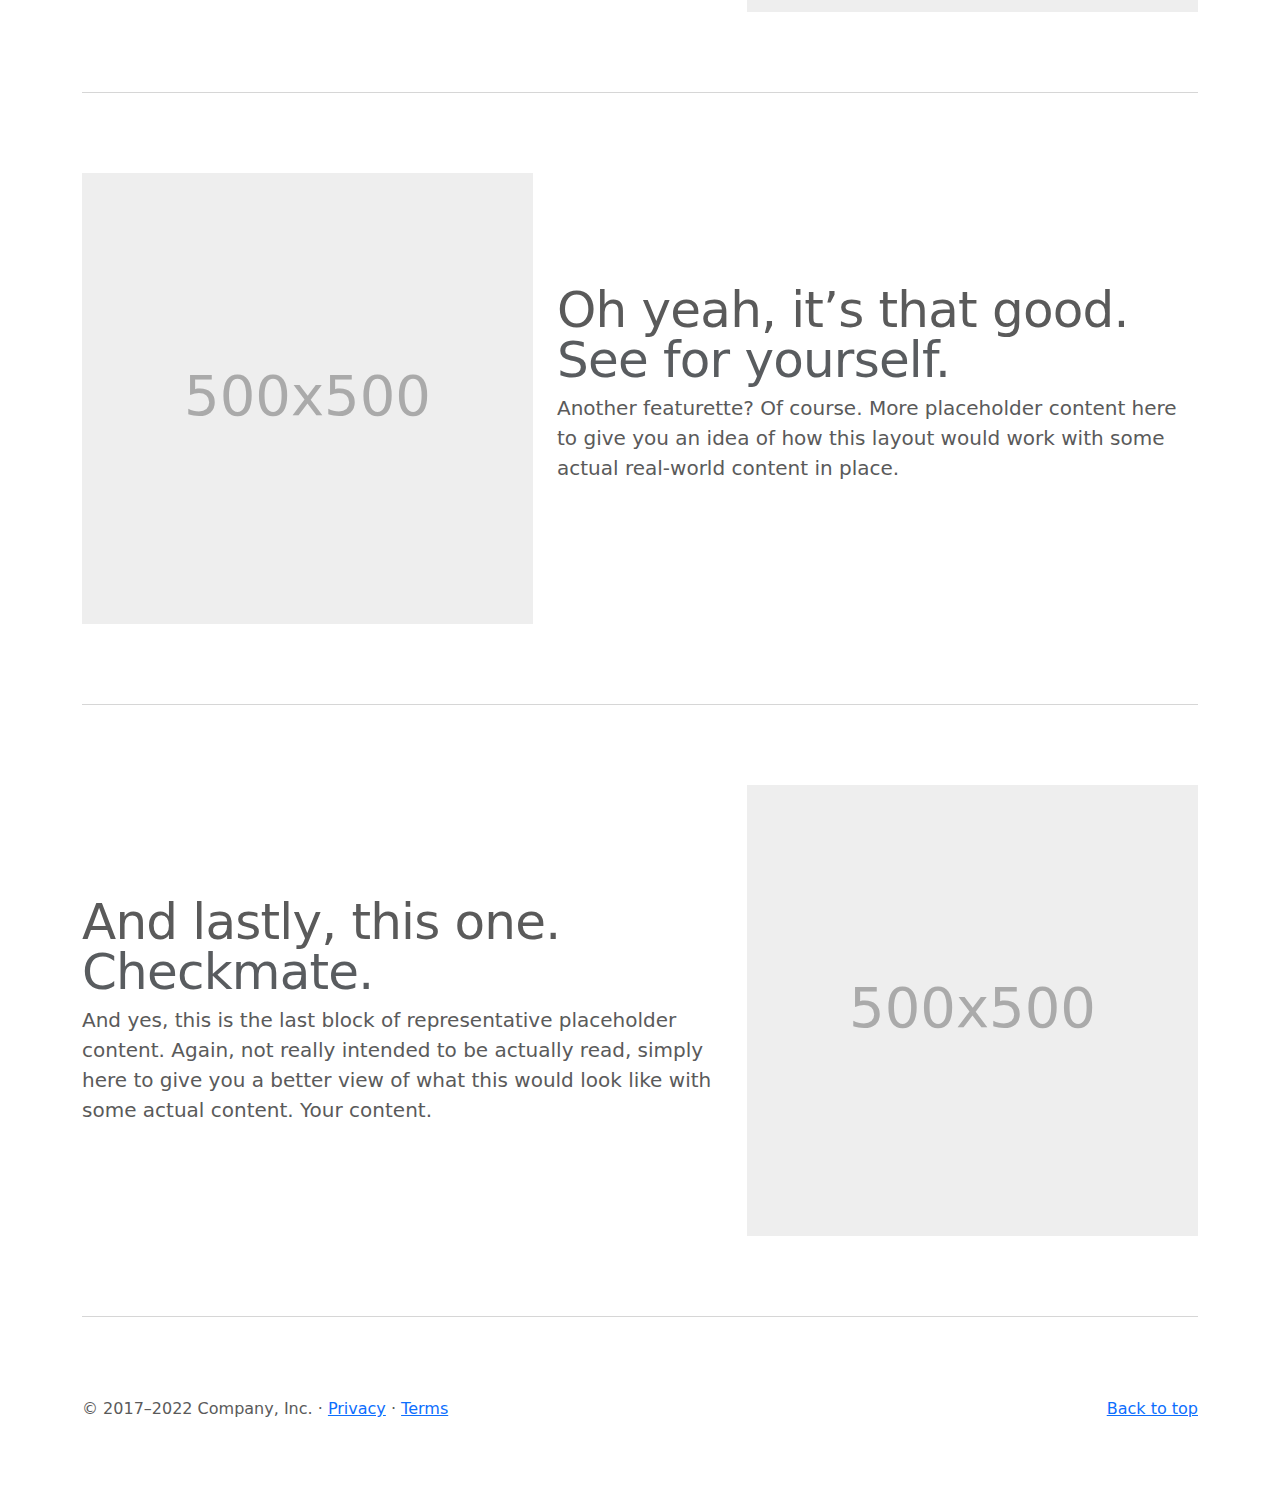
<file: clone2/bootstrap-5.2.0-beta1-examples/carousel/index.html>
<!doctype html>
<html lang="en">
  <head>
    <meta charset="utf-8">
    <meta name="viewport" content="width=device-width, initial-scale=1">
    <meta name="description" content="">
    <meta name="author" content="Mark Otto, Jacob Thornton, and Bootstrap contributors">
    <meta name="generator" content="Hugo 0.98.0">
    <title>Carousel Template · Bootstrap v5.2</title>

    <link rel="canonical" href="https://getbootstrap.com/docs/5.2/examples/carousel/">

    

    

<link href="../assets/dist/css/bootstrap.min.css" rel="stylesheet">

    <style>
      .bd-placeholder-img {
        font-size: 1.125rem;
        text-anchor: middle;
        -webkit-user-select: none;
        -moz-user-select: none;
        user-select: none;
      }

      @media (min-width: 768px) {
        .bd-placeholder-img-lg {
          font-size: 3.5rem;
        }
      }

      .b-example-divider {
        height: 3rem;
        background-color: rgba(0, 0, 0, .1);
        border: solid rgba(0, 0, 0, .15);
        border-width: 1px 0;
        box-shadow: inset 0 .5em 1.5em rgba(0, 0, 0, .1), inset 0 .125em .5em rgba(0, 0, 0, .15);
      }

      .b-example-vr {
        flex-shrink: 0;
        width: 1.5rem;
        height: 100vh;
      }

      .bi {
        vertical-align: -.125em;
        fill: currentColor;
      }

      .nav-scroller {
        position: relative;
        z-index: 2;
        height: 2.75rem;
        overflow-y: hidden;
      }

      .nav-scroller .nav {
        display: flex;
        flex-wrap: nowrap;
        padding-bottom: 1rem;
        margin-top: -1px;
        overflow-x: auto;
        text-align: center;
        white-space: nowrap;
        -webkit-overflow-scrolling: touch;
      }
    </style>

    
    <!-- Custom styles for this template -->
    <link href="carousel.css" rel="stylesheet">
  </head>
  <body>
    
<header>
  <nav class="navbar navbar-expand-md navbar-dark fixed-top bg-dark">
    <div class="container-fluid">
      <a class="navbar-brand" href="#">Carousel</a>
      <button class="navbar-toggler" type="button" data-bs-toggle="collapse" data-bs-target="#navbarCollapse" aria-controls="navbarCollapse" aria-expanded="false" aria-label="Toggle navigation">
        <span class="navbar-toggler-icon"></span>
      </button>
      <div class="collapse navbar-collapse" id="navbarCollapse">
        <ul class="navbar-nav me-auto mb-2 mb-md-0">
          <li class="nav-item">
            <a class="nav-link active" aria-current="page" href="#">Home</a>
          </li>
          <li class="nav-item">
            <a class="nav-link" href="#">Link</a>
          </li>
          <li class="nav-item">
            <a class="nav-link disabled">Disabled</a>
          </li>
        </ul>
        <form class="d-flex" role="search">
          <input class="form-control me-2" type="search" placeholder="Search" aria-label="Search">
          <button class="btn btn-outline-success" type="submit">Search</button>
        </form>
      </div>
    </div>
  </nav>
</header>

<main>

  <div id="myCarousel" class="carousel slide" data-bs-ride="carousel">
    <div class="carousel-indicators">
      <button type="button" data-bs-target="#myCarousel" data-bs-slide-to="0" class="active" aria-current="true" aria-label="Slide 1"></button>
      <button type="button" data-bs-target="#myCarousel" data-bs-slide-to="1" aria-label="Slide 2"></button>
      <button type="button" data-bs-target="#myCarousel" data-bs-slide-to="2" aria-label="Slide 3"></button>
    </div>
    <div class="carousel-inner">
      <div class="carousel-item active">
        <svg class="bd-placeholder-img" width="100%" height="100%" xmlns="http://www.w3.org/2000/svg" aria-hidden="true" preserveAspectRatio="xMidYMid slice" focusable="false"><rect width="100%" height="100%" fill="#777"/></svg>

        <div class="container">
          <div class="carousel-caption text-start">
            <h1>Example headline.</h1>
            <p>Some representative placeholder content for the first slide of the carousel.</p>
            <p><a class="btn btn-lg btn-primary" href="#">Sign up today</a></p>
          </div>
        </div>
      </div>
      <div class="carousel-item">
        <svg class="bd-placeholder-img" width="100%" height="100%" xmlns="http://www.w3.org/2000/svg" aria-hidden="true" preserveAspectRatio="xMidYMid slice" focusable="false"><rect width="100%" height="100%" fill="#777"/></svg>

        <div class="container">
          <div class="carousel-caption">
            <h1>Another example headline.</h1>
            <p>Some representative placeholder content for the second slide of the carousel.</p>
            <p><a class="btn btn-lg btn-primary" href="#">Learn more</a></p>
          </div>
        </div>
      </div>
      <div class="carousel-item">
        <svg class="bd-placeholder-img" width="100%" height="100%" xmlns="http://www.w3.org/2000/svg" aria-hidden="true" preserveAspectRatio="xMidYMid slice" focusable="false"><rect width="100%" height="100%" fill="#777"/></svg>

        <div class="container">
          <div class="carousel-caption text-end">
            <h1>One more for good measure.</h1>
            <p>Some representative placeholder content for the third slide of this carousel.</p>
            <p><a class="btn btn-lg btn-primary" href="#">Browse gallery</a></p>
          </div>
        </div>
      </div>
    </div>
    <button class="carousel-control-prev" type="button" data-bs-target="#myCarousel" data-bs-slide="prev">
      <span class="carousel-control-prev-icon" aria-hidden="true"></span>
      <span class="visually-hidden">Previous</span>
    </button>
    <button class="carousel-control-next" type="button" data-bs-target="#myCarousel" data-bs-slide="next">
      <span class="carousel-control-next-icon" aria-hidden="true"></span>
      <span class="visually-hidden">Next</span>
    </button>
  </div>


  <!-- Marketing messaging and featurettes
  ================================================== -->
  <!-- Wrap the rest of the page in another container to center all the content. -->

  <div class="container marketing">

    <!-- Three columns of text below the carousel -->
    <div class="row">
      <div class="col-lg-4">
        <svg class="bd-placeholder-img rounded-circle" width="140" height="140" xmlns="http://www.w3.org/2000/svg" role="img" aria-label="Placeholder: 140x140" preserveAspectRatio="xMidYMid slice" focusable="false"><title>Placeholder</title><rect width="100%" height="100%" fill="#777"/><text x="50%" y="50%" fill="#777" dy=".3em">140x140</text></svg>

        <h2 class="fw-normal">Heading</h2>
        <p>Some representative placeholder content for the three columns of text below the carousel. This is the first column.</p>
        <p><a class="btn btn-secondary" href="#">View details &raquo;</a></p>
      </div><!-- /.col-lg-4 -->
      <div class="col-lg-4">
        <svg class="bd-placeholder-img rounded-circle" width="140" height="140" xmlns="http://www.w3.org/2000/svg" role="img" aria-label="Placeholder: 140x140" preserveAspectRatio="xMidYMid slice" focusable="false"><title>Placeholder</title><rect width="100%" height="100%" fill="#777"/><text x="50%" y="50%" fill="#777" dy=".3em">140x140</text></svg>

        <h2 class="fw-normal">Heading</h2>
        <p>Another exciting bit of representative placeholder content. This time, we've moved on to the second column.</p>
        <p><a class="btn btn-secondary" href="#">View details &raquo;</a></p>
      </div><!-- /.col-lg-4 -->
      <div class="col-lg-4">
        <svg class="bd-placeholder-img rounded-circle" width="140" height="140" xmlns="http://www.w3.org/2000/svg" role="img" aria-label="Placeholder: 140x140" preserveAspectRatio="xMidYMid slice" focusable="false"><title>Placeholder</title><rect width="100%" height="100%" fill="#777"/><text x="50%" y="50%" fill="#777" dy=".3em">140x140</text></svg>

        <h2 class="fw-normal">Heading</h2>
        <p>And lastly this, the third column of representative placeholder content.</p>
        <p><a class="btn btn-secondary" href="#">View details &raquo;</a></p>
      </div><!-- /.col-lg-4 -->
    </div><!-- /.row -->


    <!-- START THE FEATURETTES -->

    <hr class="featurette-divider">

    <div class="row featurette">
      <div class="col-md-7">
        <h2 class="featurette-heading fw-normal lh-1">First featurette heading. <span class="text-muted">It’ll blow your mind.</span></h2>
        <p class="lead">Some great placeholder content for the first featurette here. Imagine some exciting prose here.</p>
      </div>
      <div class="col-md-5">
        <svg class="bd-placeholder-img bd-placeholder-img-lg featurette-image img-fluid mx-auto" width="500" height="500" xmlns="http://www.w3.org/2000/svg" role="img" aria-label="Placeholder: 500x500" preserveAspectRatio="xMidYMid slice" focusable="false"><title>Placeholder</title><rect width="100%" height="100%" fill="#eee"/><text x="50%" y="50%" fill="#aaa" dy=".3em">500x500</text></svg>

      </div>
    </div>

    <hr class="featurette-divider">

    <div class="row featurette">
      <div class="col-md-7 order-md-2">
        <h2 class="featurette-heading fw-normal lh-1">Oh yeah, it’s that good. <span class="text-muted">See for yourself.</span></h2>
        <p class="lead">Another featurette? Of course. More placeholder content here to give you an idea of how this layout would work with some actual real-world content in place.</p>
      </div>
      <div class="col-md-5 order-md-1">
        <svg class="bd-placeholder-img bd-placeholder-img-lg featurette-image img-fluid mx-auto" width="500" height="500" xmlns="http://www.w3.org/2000/svg" role="img" aria-label="Placeholder: 500x500" preserveAspectRatio="xMidYMid slice" focusable="false"><title>Placeholder</title><rect width="100%" height="100%" fill="#eee"/><text x="50%" y="50%" fill="#aaa" dy=".3em">500x500</text></svg>

      </div>
    </div>

    <hr class="featurette-divider">

    <div class="row featurette">
      <div class="col-md-7">
        <h2 class="featurette-heading fw-normal lh-1">And lastly, this one. <span class="text-muted">Checkmate.</span></h2>
        <p class="lead">And yes, this is the last block of representative placeholder content. Again, not really intended to be actually read, simply here to give you a better view of what this would look like with some actual content. Your content.</p>
      </div>
      <div class="col-md-5">
        <svg class="bd-placeholder-img bd-placeholder-img-lg featurette-image img-fluid mx-auto" width="500" height="500" xmlns="http://www.w3.org/2000/svg" role="img" aria-label="Placeholder: 500x500" preserveAspectRatio="xMidYMid slice" focusable="false"><title>Placeholder</title><rect width="100%" height="100%" fill="#eee"/><text x="50%" y="50%" fill="#aaa" dy=".3em">500x500</text></svg>

      </div>
    </div>

    <hr class="featurette-divider">

    <!-- /END THE FEATURETTES -->

  </div><!-- /.container -->


  <!-- FOOTER -->
  <footer class="container">
    <p class="float-end"><a href="#">Back to top</a></p>
    <p>&copy; 2017–2022 Company, Inc. &middot; <a href="#">Privacy</a> &middot; <a href="#">Terms</a></p>
  </footer>
</main>


    <script src="../assets/dist/js/bootstrap.bundle.min.js"></script>

      
  </body>
</html>
</file>
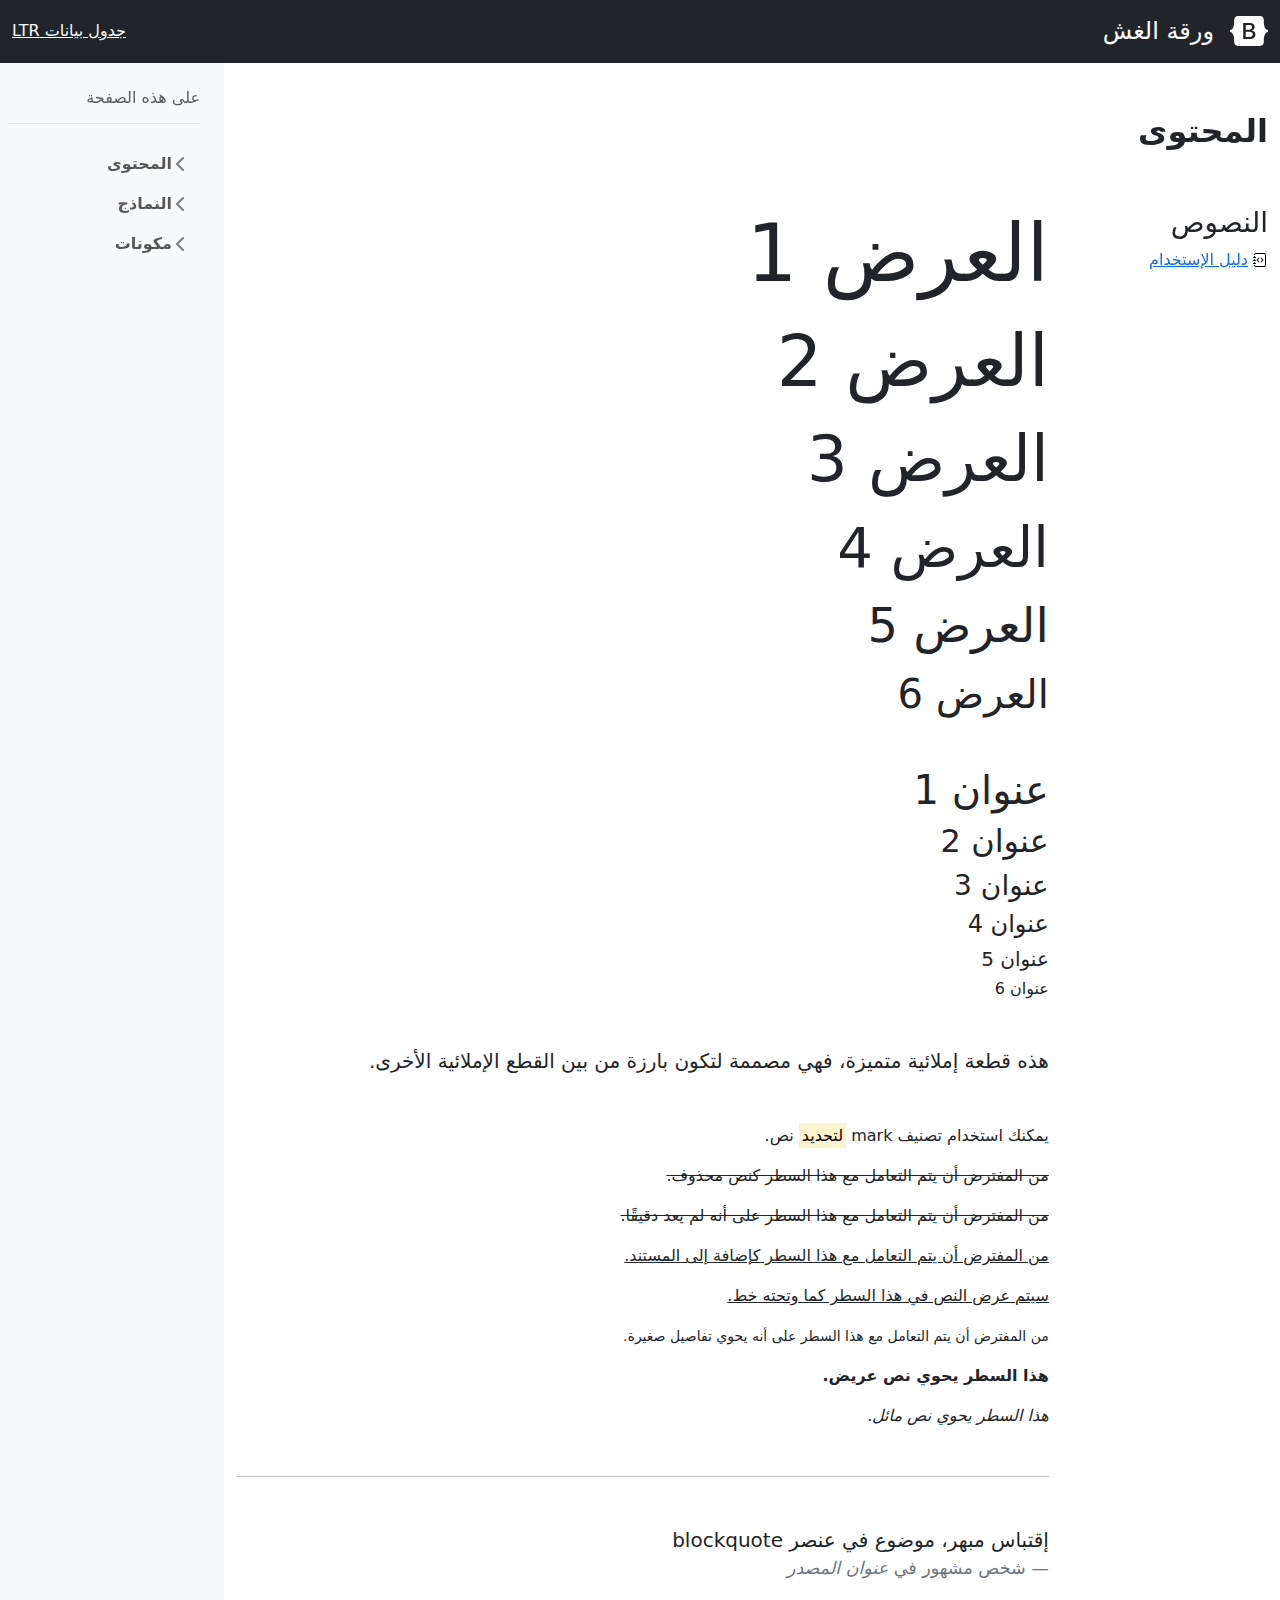
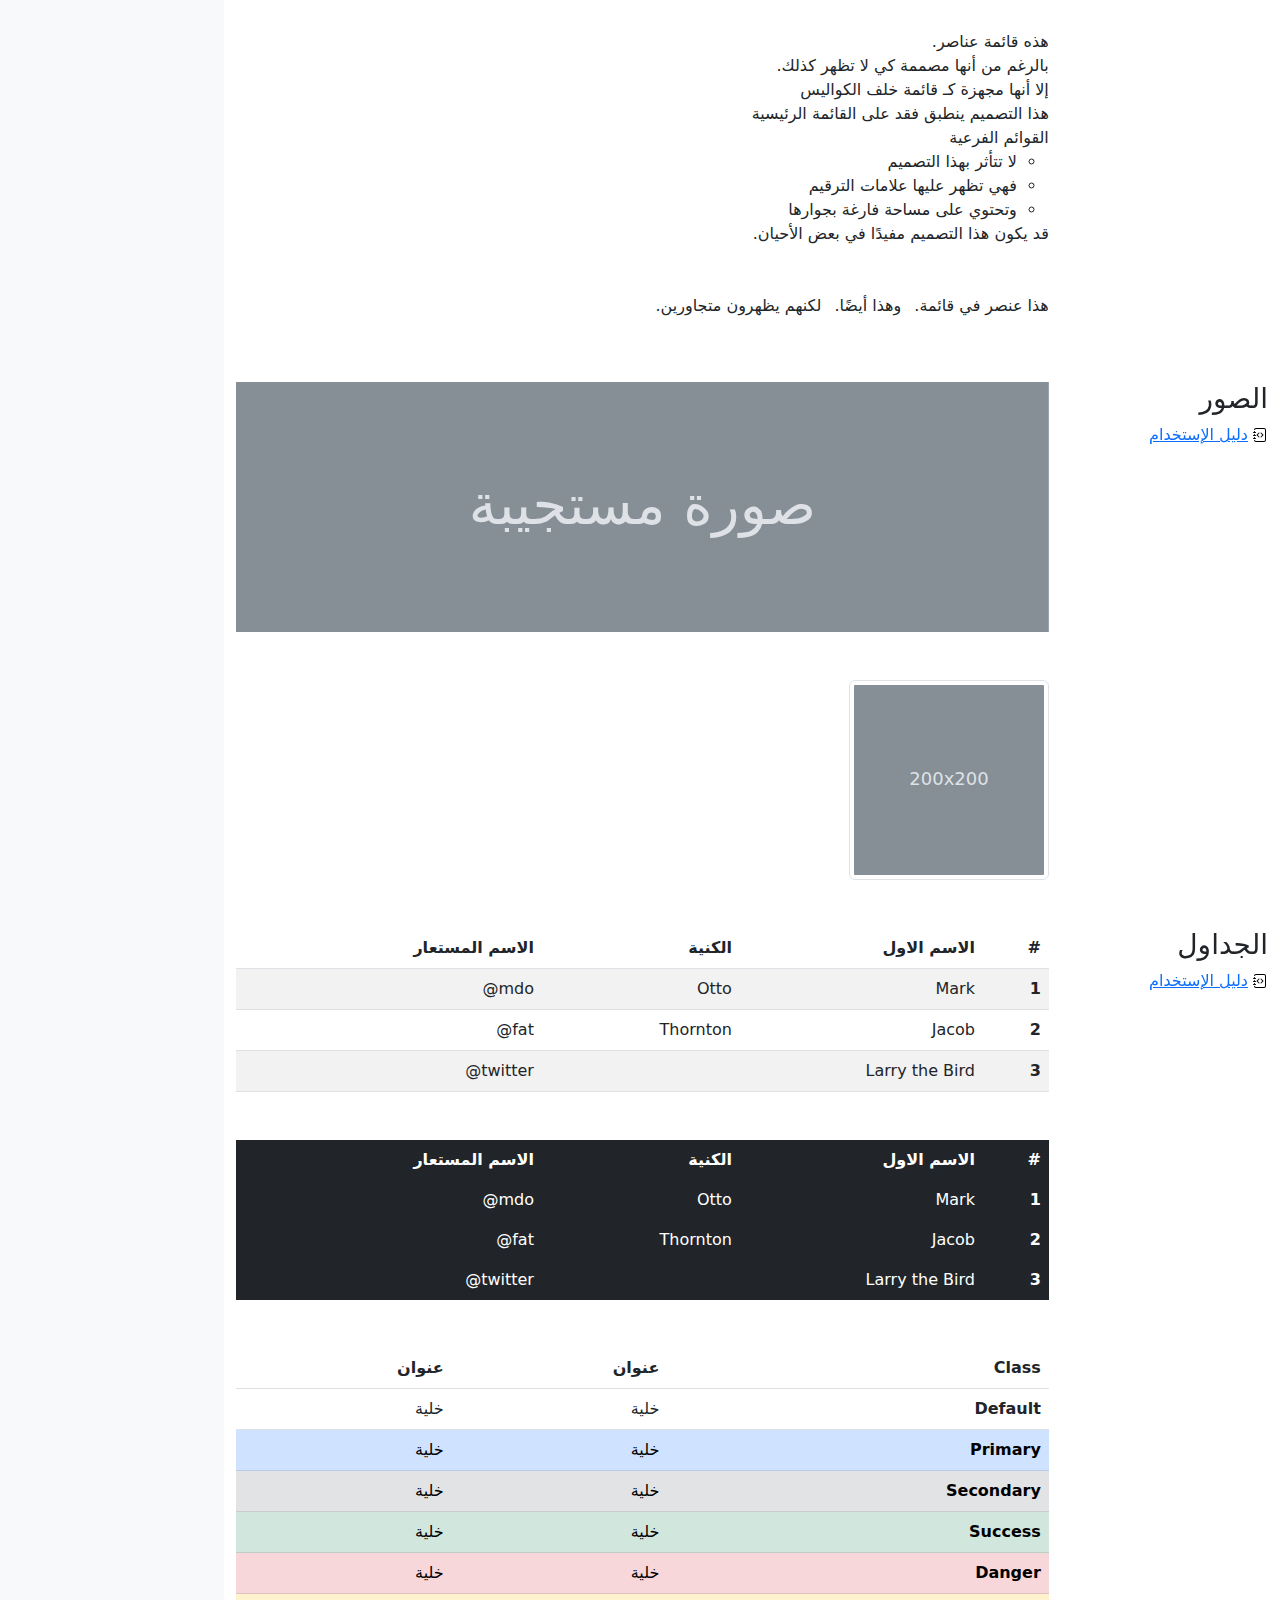
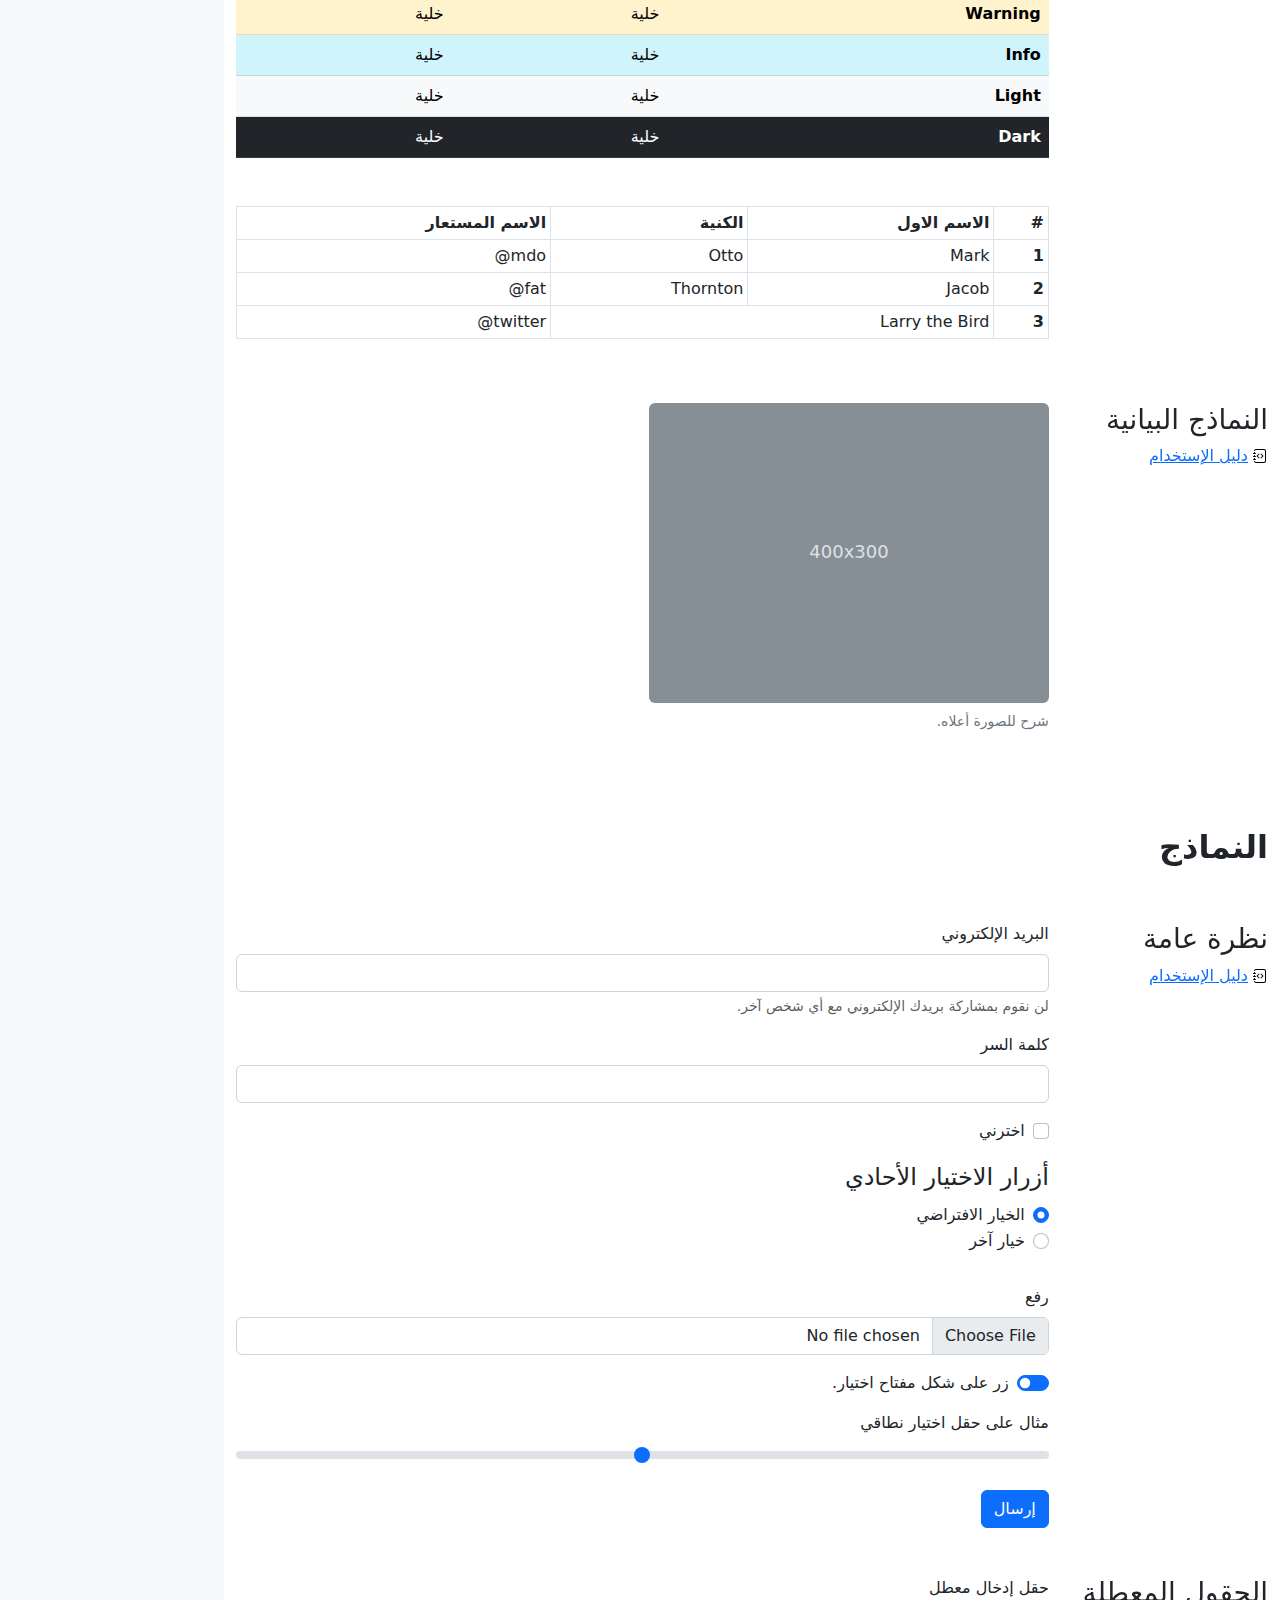
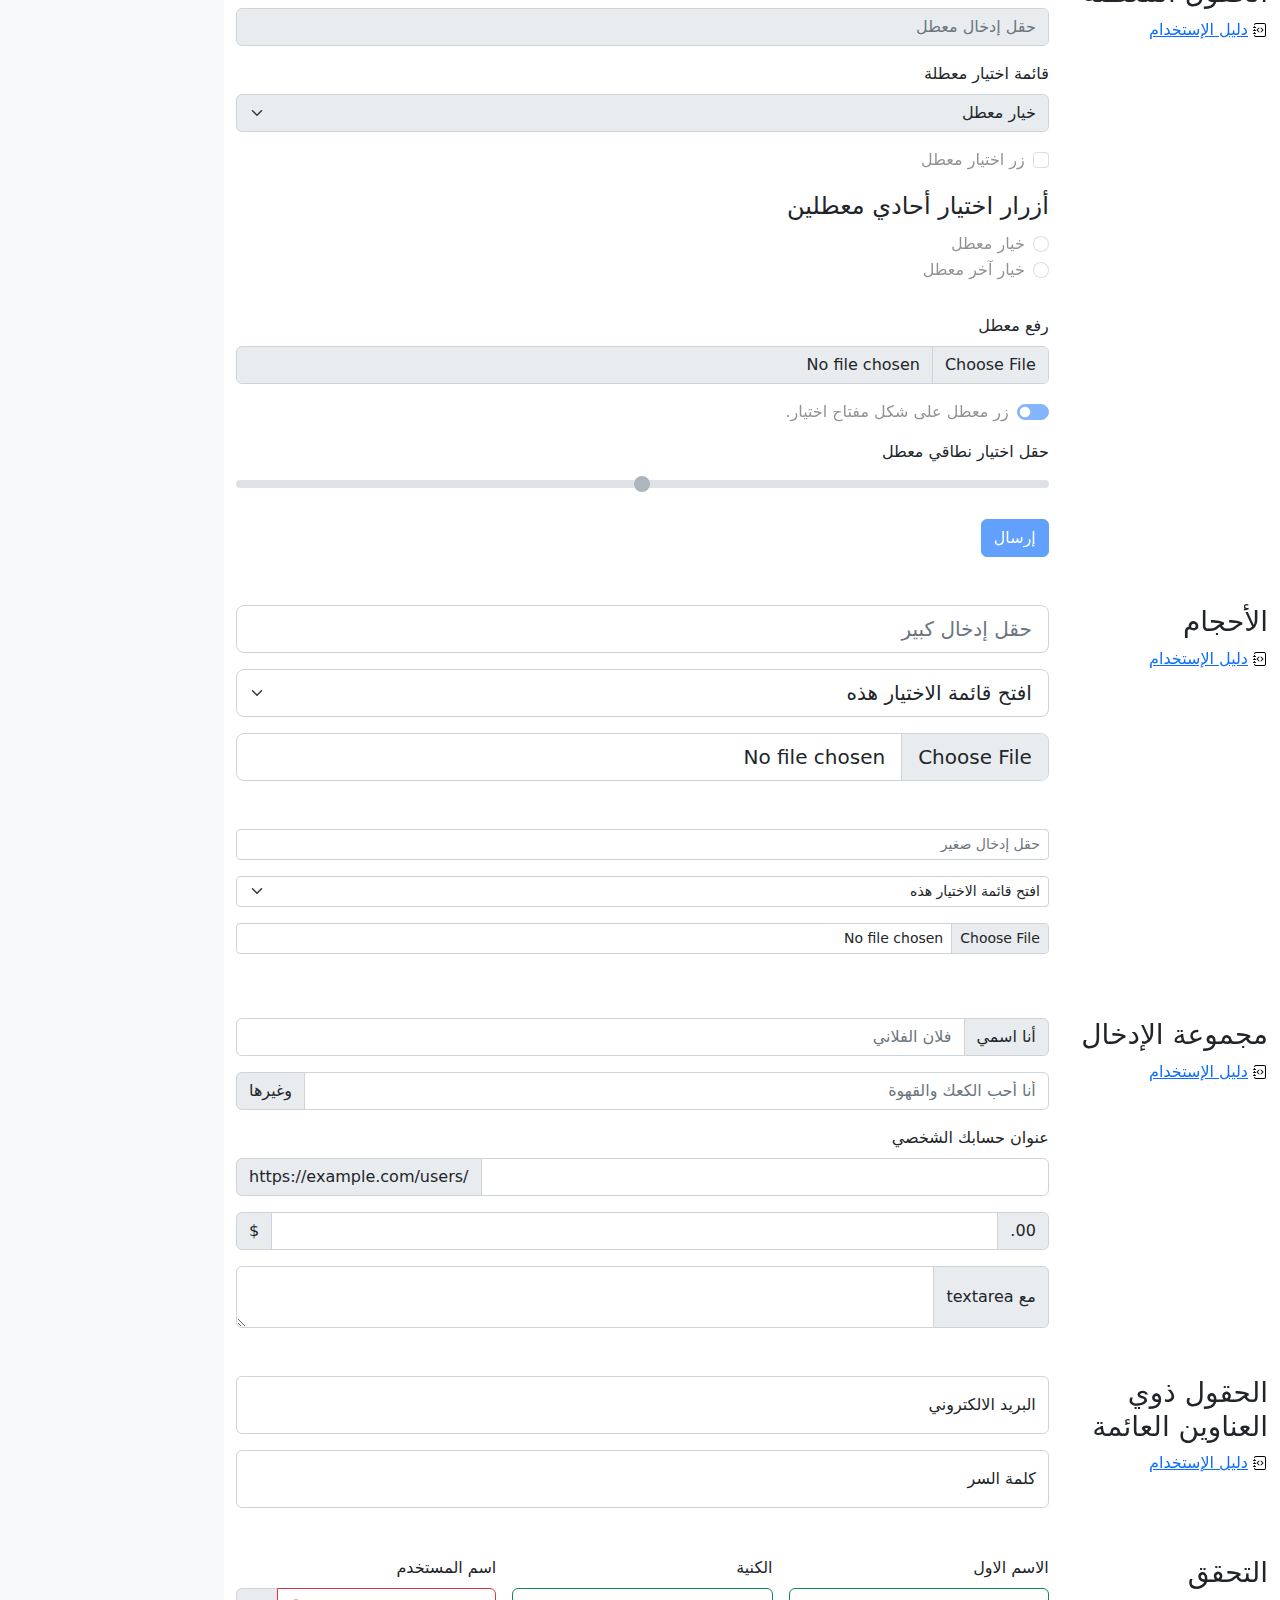
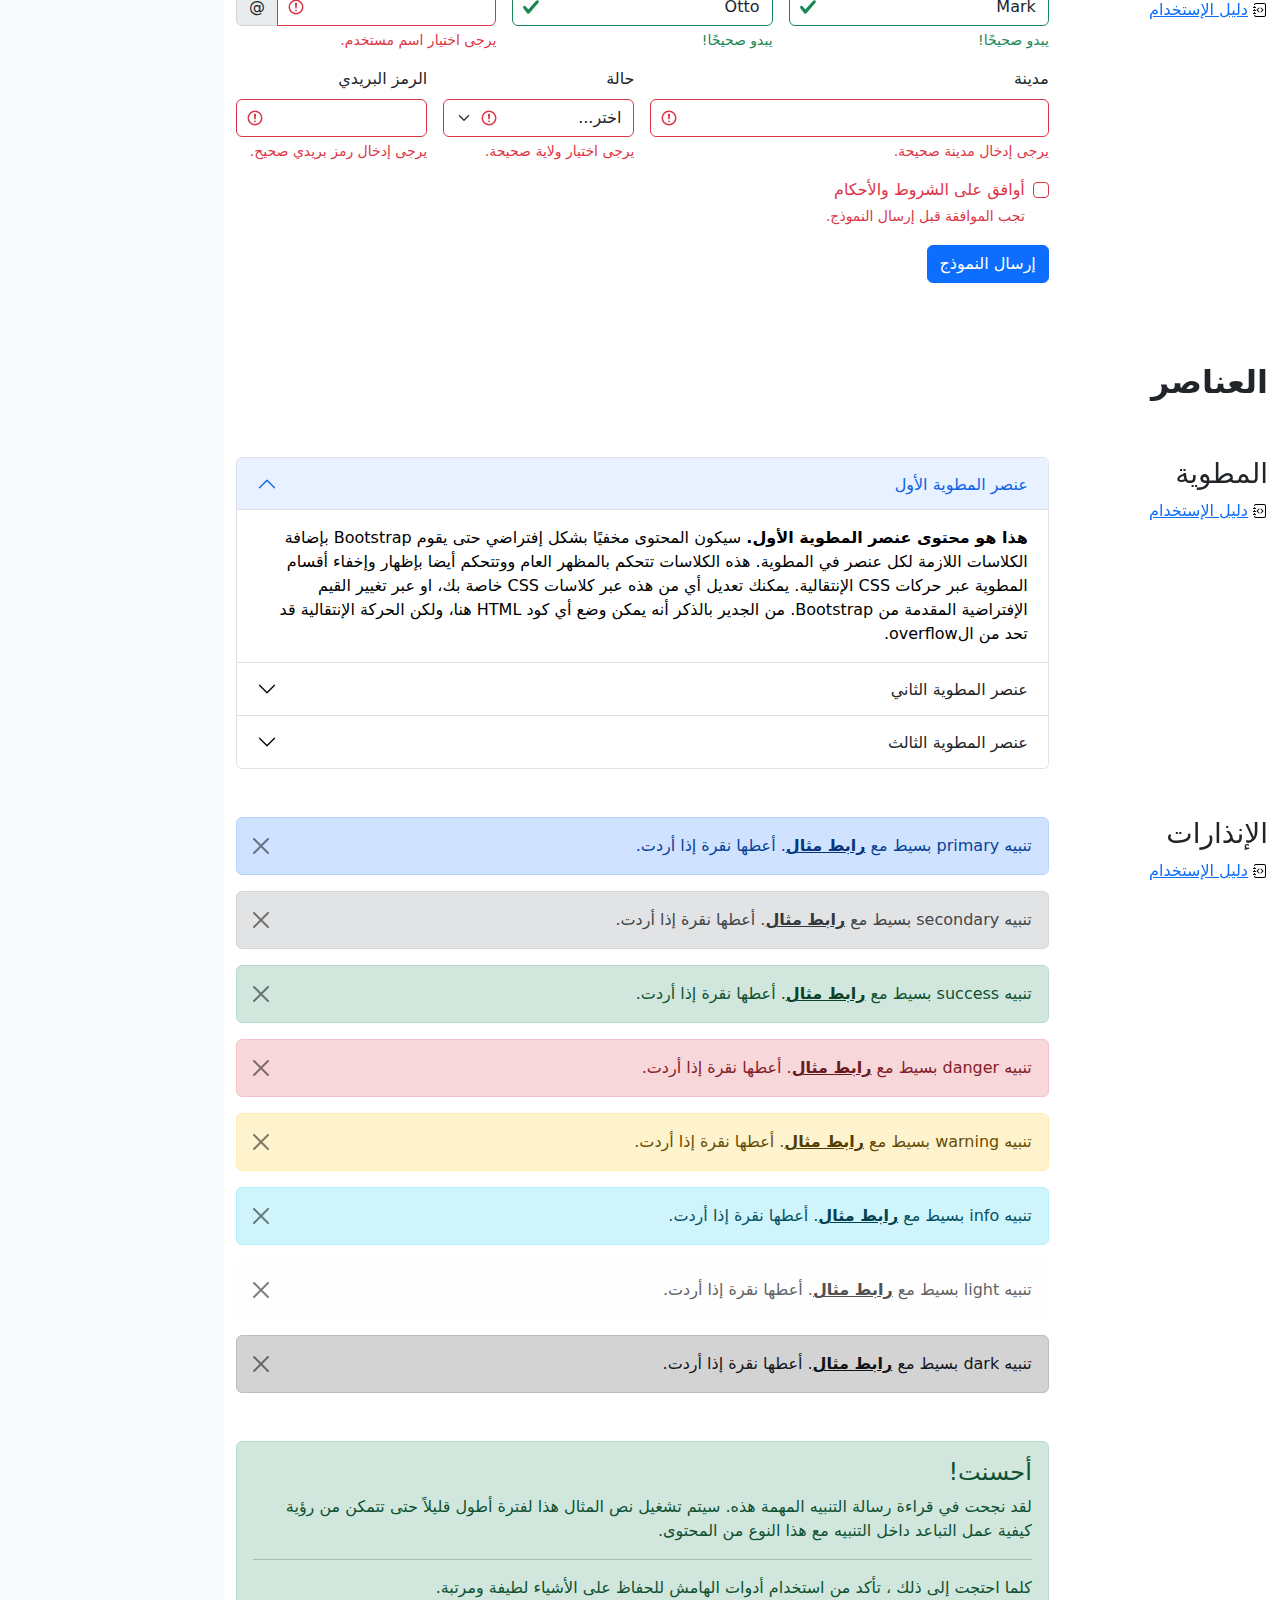
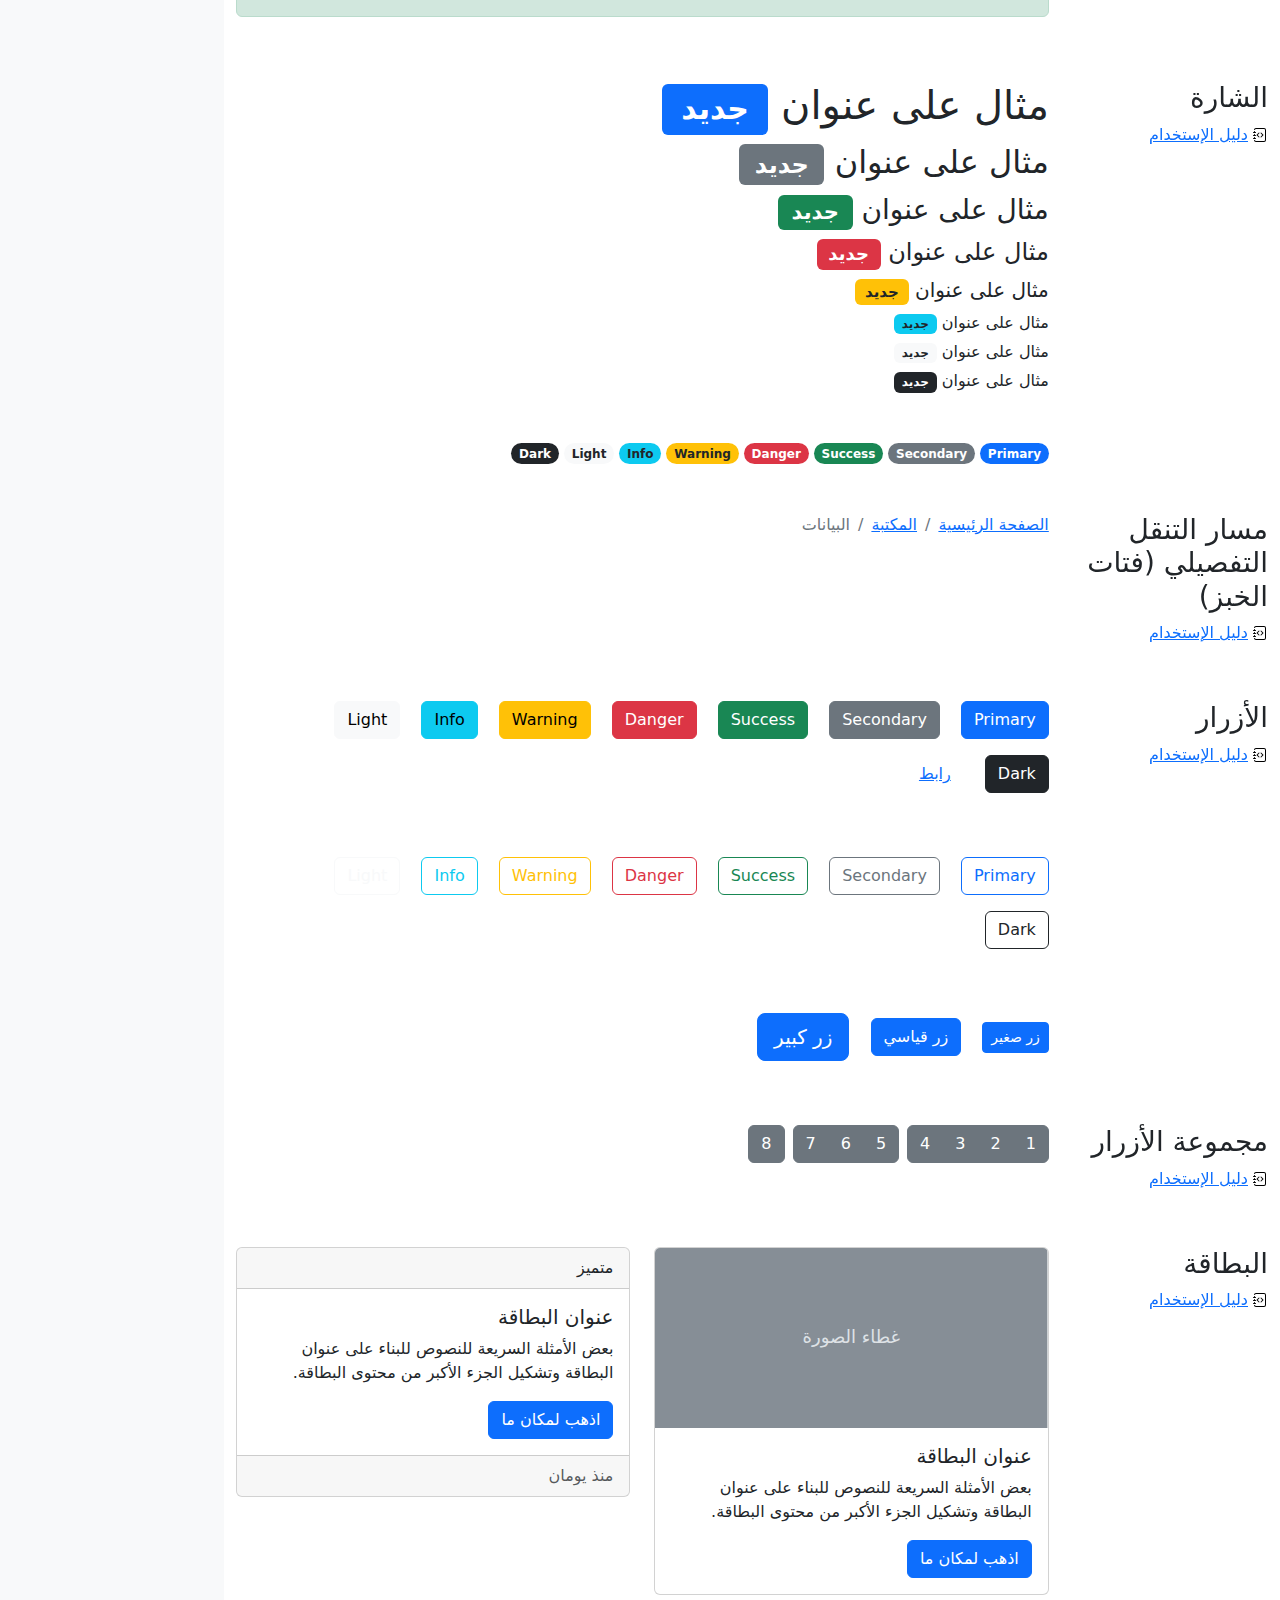
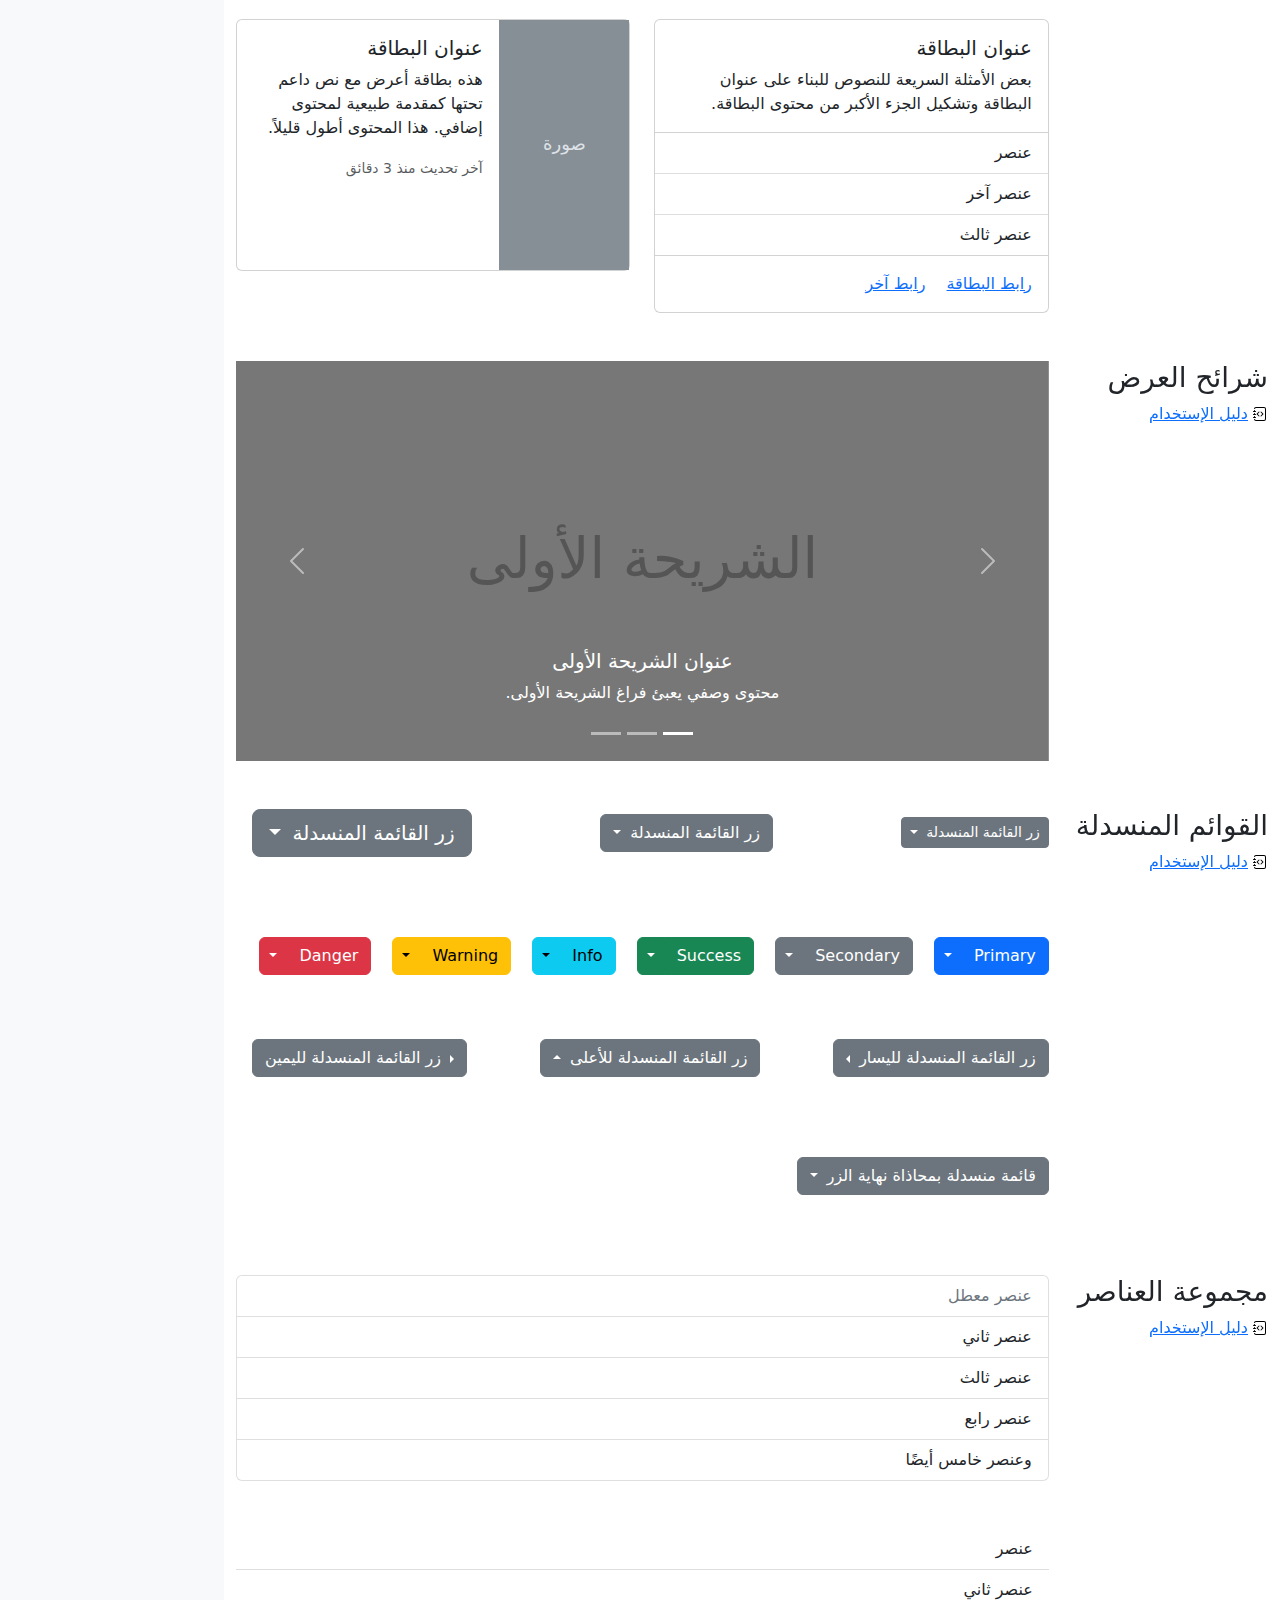
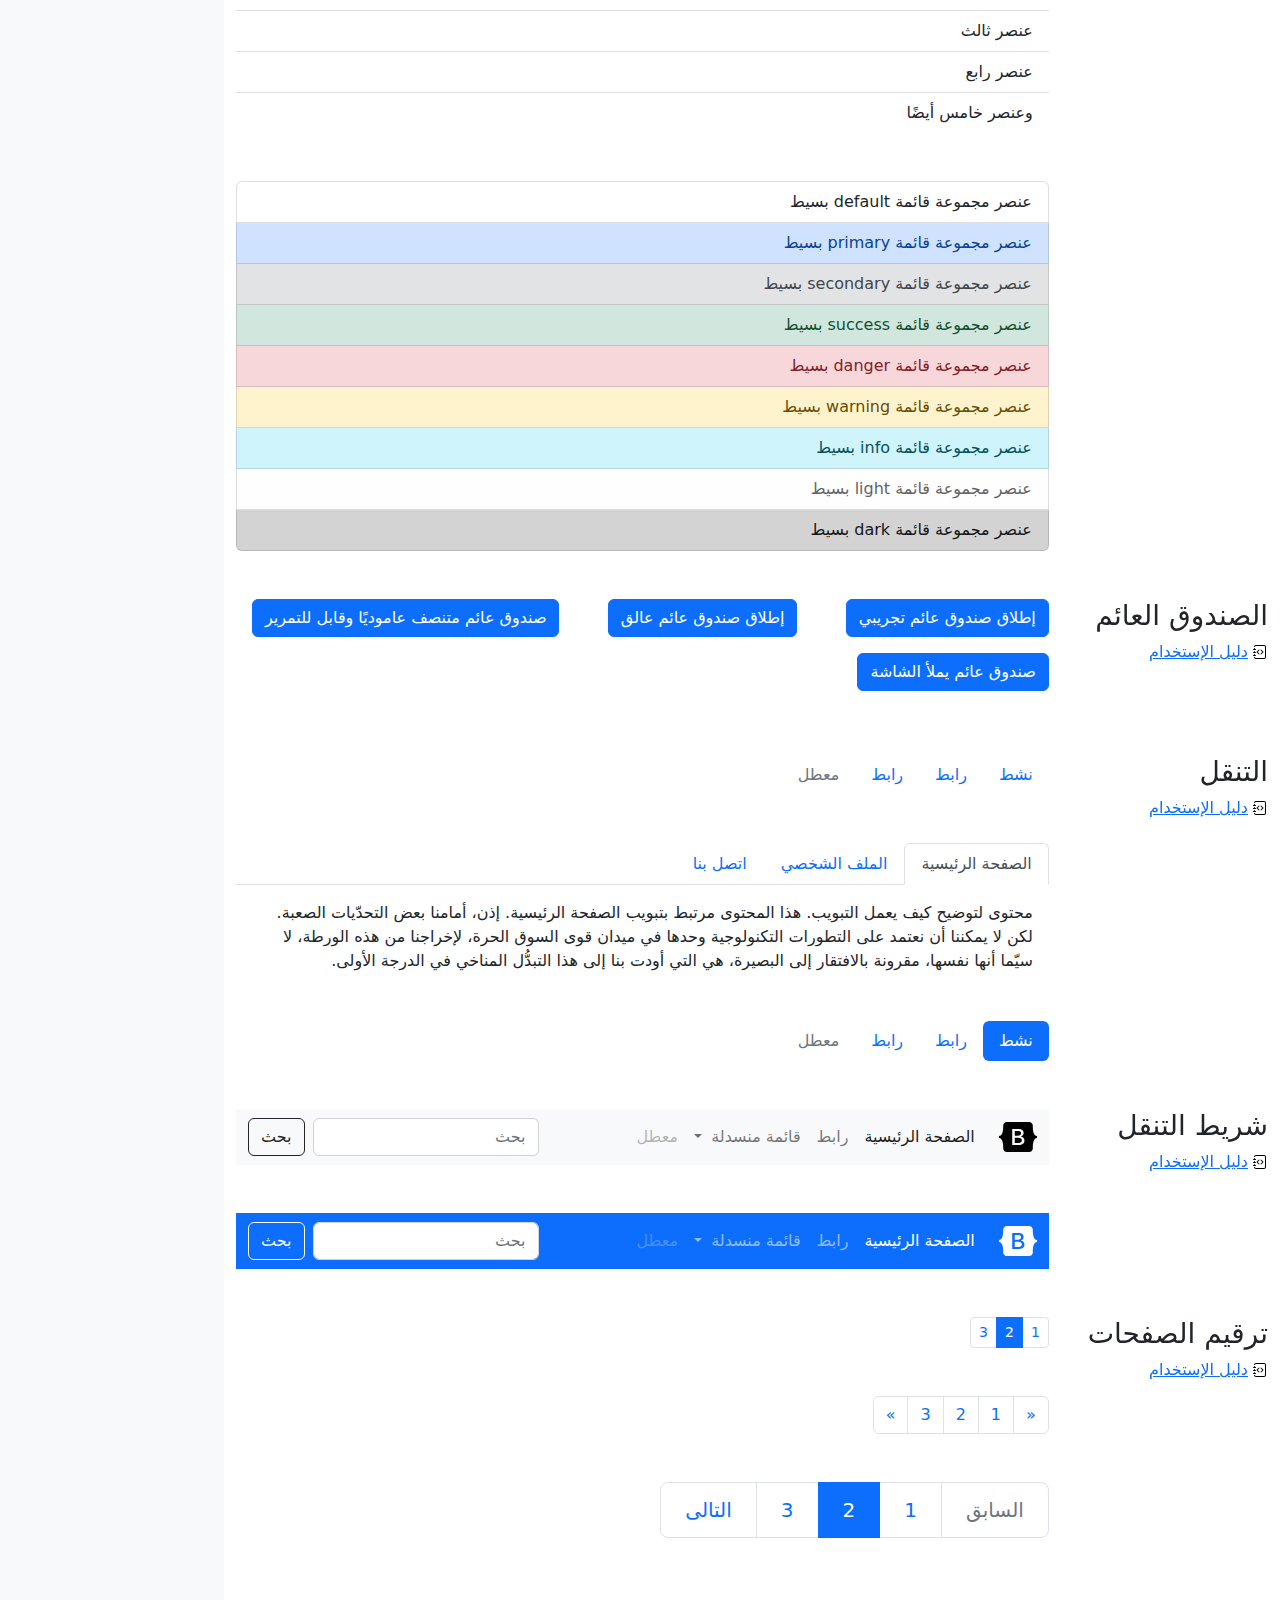
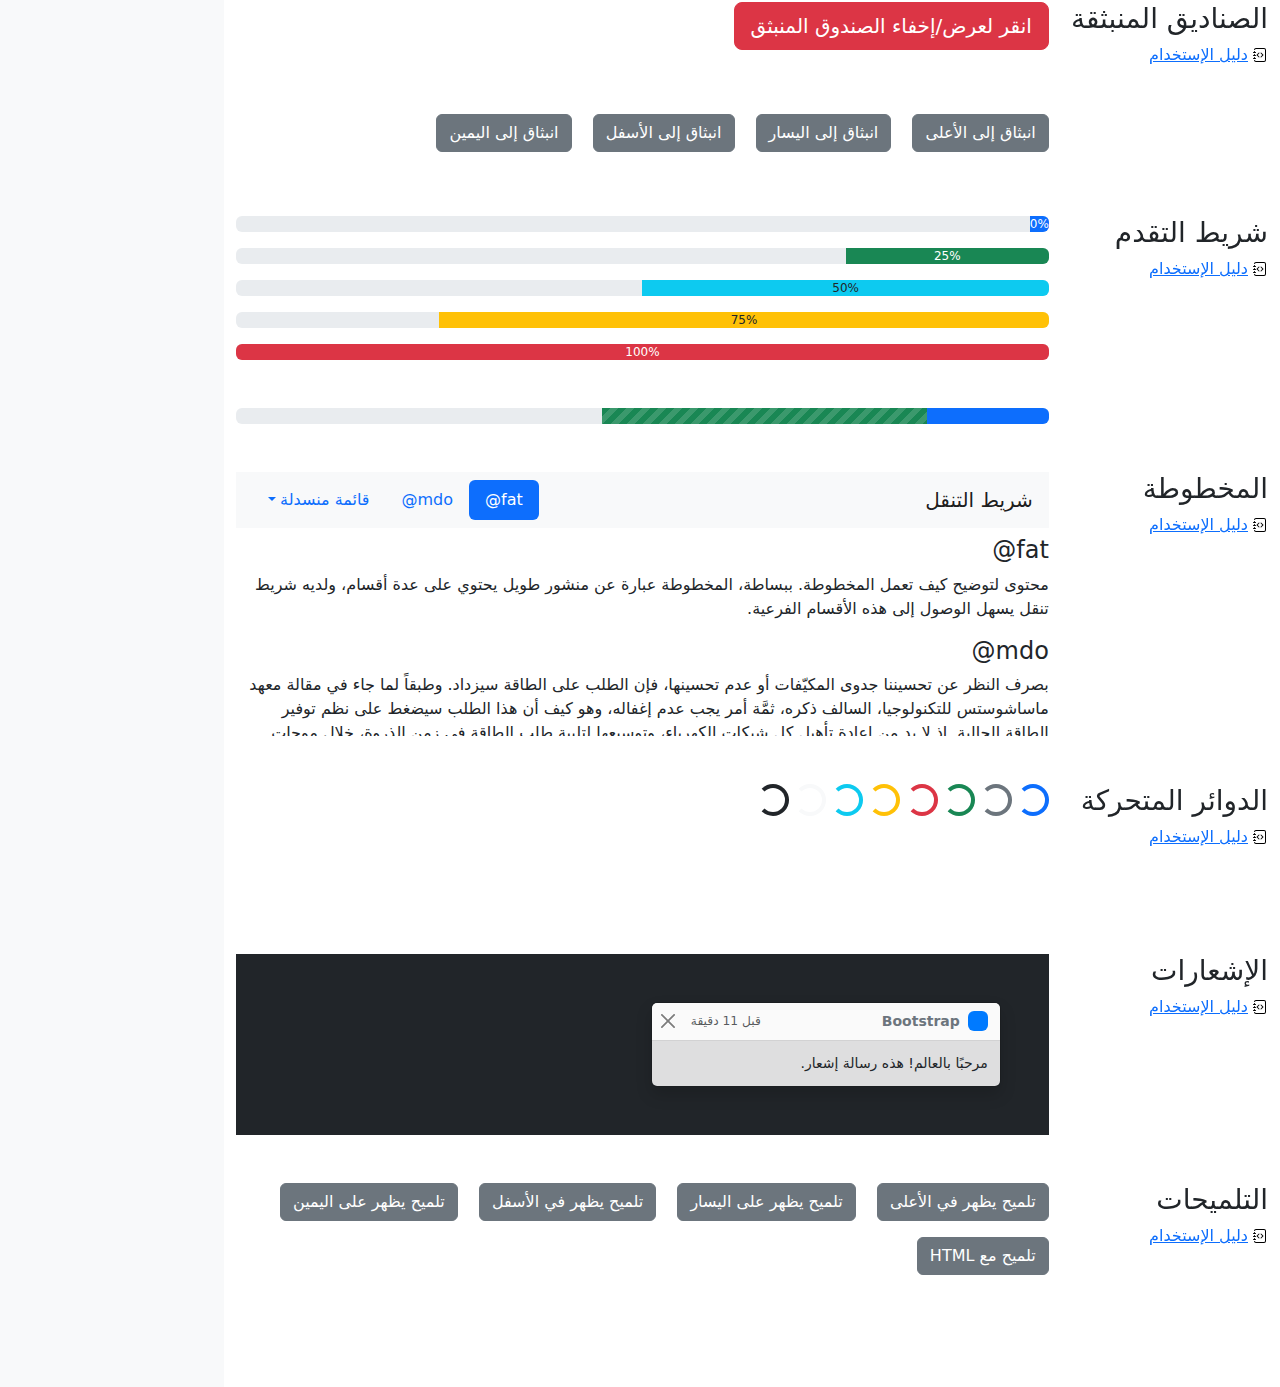
<file: clone2/bootstrap-5.2.0-beta1-examples/cheatsheet-rtl/index.html>
<!doctype html>
<html lang="ar" dir="rtl">
  <head>
    <meta charset="utf-8">
    <meta name="viewport" content="width=device-width, initial-scale=1">
    <meta name="description" content="">
    <meta name="author" content="Mark Otto, Jacob Thornton, and Bootstrap contributors">
    <meta name="generator" content="Hugo 0.98.0">
    <title>ورقة الغش · Bootstrap v5.2</title>

    <link rel="canonical" href="https://getbootstrap.com/docs/5.2/examples/cheatsheet-rtl/">

    

    

<link href="../assets/dist/css/bootstrap.rtl.min.css" rel="stylesheet">

    <style>
      .bd-placeholder-img {
        font-size: 1.125rem;
        text-anchor: middle;
        -webkit-user-select: none;
        -moz-user-select: none;
        user-select: none;
      }

      @media (min-width: 768px) {
        .bd-placeholder-img-lg {
          font-size: 3.5rem;
        }
      }

      .b-example-divider {
        height: 3rem;
        background-color: rgba(0, 0, 0, .1);
        border: solid rgba(0, 0, 0, .15);
        border-width: 1px 0;
        box-shadow: inset 0 .5em 1.5em rgba(0, 0, 0, .1), inset 0 .125em .5em rgba(0, 0, 0, .15);
      }

      .b-example-vr {
        flex-shrink: 0;
        width: 1.5rem;
        height: 100vh;
      }

      .bi {
        vertical-align: -.125em;
        fill: currentColor;
      }

      .nav-scroller {
        position: relative;
        z-index: 2;
        height: 2.75rem;
        overflow-y: hidden;
      }

      .nav-scroller .nav {
        display: flex;
        flex-wrap: nowrap;
        padding-bottom: 1rem;
        margin-top: -1px;
        overflow-x: auto;
        text-align: center;
        white-space: nowrap;
        -webkit-overflow-scrolling: touch;
      }
    </style>

    
    <!-- Custom styles for this template -->
    <link href="../cheatsheet/cheatsheet.rtl.css" rel="stylesheet">
  </head>
  <body class="bg-light">
    
<header class="bd-header bg-dark py-3 d-flex align-items-stretch border-bottom border-dark">
  <div class="container-fluid d-flex align-items-center">
    <h1 class="d-flex align-items-center fs-4 text-white mb-0">
      <img src="../assets/brand/bootstrap-logo-white.svg" width="38" height="30" class="me-3" alt="Bootstrap">
      ورقة الغش
    </h1>
    <a href="../examples/cheatsheet/" class="ms-auto link-light" hreflang="en">جدول بيانات LTR</a>
  </div>
</header>
<aside class="bd-aside sticky-xl-top text-muted align-self-start mb-3 mb-xl-5 px-2">
  <h2 class="h6 pt-4 pb-3 mb-4 border-bottom">على هذه الصفحة</h2>
  <nav class="small" id="toc">
    <ul class="list-unstyled">
      <li class="my-2">
        <button class="btn d-inline-flex align-items-center collapsed border-0" data-bs-toggle="collapse" aria-expanded="false" data-bs-target="#contents-collapse" aria-controls="contents-collapse">المحتوى</button>
        <ul class="list-unstyled ps-3 collapse" id="contents-collapse">
          <li><a class="d-inline-flex align-items-center rounded text-decoration-none" href="#typography">النصوص</a></li>
          <li><a class="d-inline-flex align-items-center rounded text-decoration-none" href="#images">الصور</a></li>
          <li><a class="d-inline-flex align-items-center rounded text-decoration-none" href="#tables">الجداول</a></li>
          <li><a class="d-inline-flex align-items-center rounded text-decoration-none" href="#figures">النماذج البيانية</a></li>
        </ul>
      </li>
      <li class="my-2">
        <button class="btn d-inline-flex align-items-center collapsed border-0" data-bs-toggle="collapse" aria-expanded="false" data-bs-target="#forms-collapse" aria-controls="forms-collapse">النماذج</button>
        <ul class="list-unstyled ps-3 collapse" id="forms-collapse">
          <li><a class="d-inline-flex align-items-center rounded text-decoration-none" href="#overview">نظرة عامة</a></li>
          <li><a class="d-inline-flex align-items-center rounded text-decoration-none" href="#disabled-forms">الحقول المعطلة</a></li>
          <li><a class="d-inline-flex align-items-center rounded text-decoration-none" href="#sizing">الأحجام</a></li>
          <li><a class="d-inline-flex align-items-center rounded text-decoration-none" href="#input-group">مجموعة الإدخال</a></li>
          <li><a class="d-inline-flex align-items-center rounded text-decoration-none" href="#floating-labels">الحقول ذوي العناوين العائمة</a></li>
          <li><a class="d-inline-flex align-items-center rounded text-decoration-none" href="#validation">التحقق</a></li>
        </ul>
      </li>
      <li class="my-2">
        <button class="btn d-inline-flex align-items-center collapsed border-0" data-bs-toggle="collapse" aria-expanded="false" data-bs-target="#components-collapse" aria-controls="components-collapse">مكونات</button>
        <ul class="list-unstyled ps-3 collapse" id="components-collapse">
          <li><a class="d-inline-flex align-items-center rounded text-decoration-none" href="#accordion">المطوية</a></li>
          <li><a class="d-inline-flex align-items-center rounded text-decoration-none" href="#alerts">الإنذارات</a></li>
          <li><a class="d-inline-flex align-items-center rounded text-decoration-none" href="#badge">الشارة</a></li>
          <li><a class="d-inline-flex align-items-center rounded text-decoration-none" href="#breadcrumb">مسار التنقل التفصيلي</a></li>
          <li><a class="d-inline-flex align-items-center rounded text-decoration-none" href="#buttons">الأزرار</a></li>
          <li><a class="d-inline-flex align-items-center rounded text-decoration-none" href="#button-group">مجموعة الأزرار</a></li>
          <li><a class="d-inline-flex align-items-center rounded text-decoration-none" href="#card">البطاقة</a></li>
          <li><a class="d-inline-flex align-items-center rounded text-decoration-none" href="#carousel">شرائح العرض</a></li>
          <li><a class="d-inline-flex align-items-center rounded text-decoration-none" href="#dropdowns">القوائم المنسدلة</a></li>
          <li><a class="d-inline-flex align-items-center rounded text-decoration-none" href="#list-group">مجموعة العناصر</a></li>
          <li><a class="d-inline-flex align-items-center rounded text-decoration-none" href="#modal">الصندوق العائم</a></li>
          <li><a class="d-inline-flex align-items-center rounded text-decoration-none" href="#navs">التنقل</a></li>
          <li><a class="d-inline-flex align-items-center rounded text-decoration-none" href="#navbar">شريط التنقل</a></li>
          <li><a class="d-inline-flex align-items-center rounded text-decoration-none" href="#pagination">ترقيم الصفحات</a></li>
          <li><a class="d-inline-flex align-items-center rounded text-decoration-none" href="#popovers">الصناديق المنبثقة</a></li>
          <li><a class="d-inline-flex align-items-center rounded text-decoration-none" href="#progress">شريط التقدم</a></li>
          <li><a class="d-inline-flex align-items-center rounded text-decoration-none" href="#scrollspy">المخطوطة</a></li>
          <li><a class="d-inline-flex align-items-center rounded text-decoration-none" href="#spinners">الدوائر المتحركة</a></li>
          <li><a class="d-inline-flex align-items-center rounded text-decoration-none" href="#toasts">الإشعارات</a></li>
          <li><a class="d-inline-flex align-items-center rounded text-decoration-none" href="#tooltips">التلميحات</a></li>
        </ul>
      </li>
    </ul>
  </nav>
</aside>
<div class="bd-cheatsheet container-fluid bg-body">
  <section id="content">
    <h2 class="sticky-xl-top fw-bold pt-3 pt-xl-5 pb-2 pb-xl-3">المحتوى</h2>

    <article class="my-3" id="typography">
      <div class="bd-heading sticky-xl-top align-self-start mt-5 mb-3 mt-xl-0 mb-xl-2">
        <h3>النصوص</h3>
        <a class="d-flex align-items-center" hreflang="en" href="../content/typography/">دليل الإستخدام</a>
      </div>

      <div>
        <div class="bd-example-snippet bd-code-snippet"><div class="bd-example">
        <p class="display-1">العرض 1</p>
        <p class="display-2">العرض 2</p>
        <p class="display-3">العرض 3</p>
        <p class="display-4">العرض 4</p>
        <p class="display-5">العرض 5</p>
        <p class="display-6">العرض 6</p>
        </div></div>


        <div class="bd-example-snippet bd-code-snippet"><div class="bd-example">
        <p class="h1">عنوان 1</p>
        <p class="h2">عنوان 2</p>
        <p class="h3">عنوان 3</p>
        <p class="h4">عنوان 4</p>
        <p class="h5">عنوان 5</p>
        <p class="h6">عنوان 6</p>
        </div></div>


        <div class="bd-example-snippet bd-code-snippet"><div class="bd-example">
        <p class="lead">
          هذه قطعة إملائية متميزة، فهي مصممة لتكون بارزة من بين القطع الإملائية الأخرى.
        </p>
        </div></div>


        <div class="bd-example-snippet bd-code-snippet"><div class="bd-example">
        <p>يمكنك استخدام تصنيف mark <mark>لتحديد</mark> نص.</p>
        <p><del>من المفترض أن يتم التعامل مع هذا السطر كنص محذوف.</del></p>
        <p><s>من المفترض أن يتم التعامل مع هذا السطر على أنه لم يعد دقيقًا.</s></p>
        <p><ins>من المفترض أن يتم التعامل مع هذا السطر كإضافة إلى المستند.</ins></p>
        <p><u>سيتم عرض النص في هذا السطر كما وتحته خط.</u></p>
        <p><small>من المفترض أن يتم التعامل مع هذا السطر على أنه يحوي تفاصيل صغيرة.</small></p>
        <p><strong>هذا السطر يحوي نص عريض.</strong></p>
        <p><em>هذا السطر يحوي نص مائل.</em></p>
        </div></div>


        <div class="bd-example-snippet bd-code-snippet"><div class="bd-example">
        <hr>
        </div></div>


        <div class="bd-example-snippet bd-code-snippet"><div class="bd-example">
        <blockquote class="blockquote">
          <p>إقتباس مبهر، موضوع في عنصر blockquote</p>
          <footer class="blockquote-footer">شخص مشهور في <cite title= "عنوان المصدر"> عنوان المصدر </cite></footer>
        </blockquote>
        </div></div>


        <div class="bd-example-snippet bd-code-snippet"><div class="bd-example">
        <ul class="list-unstyled">
          <li>هذه قائمة عناصر.</li>
          <li>بالرغم من أنها مصممة كي لا تظهر كذلك.</li>
          <li>إلا أنها مجهزة كـ قائمة خلف الكواليس</li>
          <li>هذا التصميم ينطبق فقد على القائمة الرئيسية</li>
          <li>القوائم الفرعية
            <ul>
              <li>لا تتأثر بهذا التصميم</li>
              <li>فهي تظهر عليها علامات الترقيم</li>
              <li>وتحتوي على مساحة فارغة بجوارها</li>
            </ul>
          </li>
          <li>قد يكون هذا التصميم مفيدًا في بعض الأحيان.</li>
        </ul>
        </div></div>


        <div class="bd-example-snippet bd-code-snippet"><div class="bd-example">
        <ul class="list-inline">
          <li class="list-inline-item">هذا عنصر في قائمة.</li>
          <li class="list-inline-item">وهذا أيضًا.</li>
          <li class="list-inline-item">لكنهم يظهرون متجاورين.</li>
        </ul>
        </div></div>

      </div>
    </article>
    <article class="my-3" id="images">
      <div class="bd-heading sticky-xl-top align-self-start mt-5 mb-3 mt-xl-0 mb-xl-2">
        <h3>الصور</h3>
        <a class="d-flex align-items-center" hreflang="en" href="../content/images/">دليل الإستخدام</a>
      </div>

      <div>
        <div class="bd-example-snippet bd-code-snippet"><div class="bd-example">
        <svg class="bd-placeholder-img bd-placeholder-img-lg img-fluid" width="100%" height="250" xmlns="http://www.w3.org/2000/svg" role="img" aria-label="Placeholder: صورة مستجيبة" preserveAspectRatio="xMidYMid slice" focusable="false"><title>Placeholder</title><rect width="100%" height="100%" fill="#868e96"/><text x="50%" y="50%" fill="#dee2e6" dy=".3em">صورة مستجيبة</text></svg>

        </div></div>


        <div class="bd-example-snippet bd-code-snippet"><div class="bd-example">
        <svg class="bd-placeholder-img img-thumbnail" width="200" height="200" xmlns="http://www.w3.org/2000/svg" role="img" aria-label="صورة عنصر نائب مربع عام مع حدود بيضاء حولها ، مما يجعلها تشبه صورة تم التقاطها بكاميرا فورية قديمة: 200x200" preserveAspectRatio="xMidYMid slice" focusable="false"><title>صورة عنصر نائب مربع عام مع حدود بيضاء حولها ، مما يجعلها تشبه صورة تم التقاطها بكاميرا فورية قديمة</title><rect width="100%" height="100%" fill="#868e96"/><text x="50%" y="50%" fill="#dee2e6" dy=".3em">200x200</text></svg>

        </div></div>

      </div>
    </article>
    <article class="my-3" id="tables">
      <div class="bd-heading sticky-xl-top align-self-start mt-5 mb-3 mt-xl-0 mb-xl-2">
        <h3>الجداول</h3>
        <a class="d-flex align-items-center" hreflang="en" href="../content/tables/">دليل الإستخدام</a>
      </div>

      <div>
        <div class="bd-example-snippet bd-code-snippet"><div class="bd-example">
        <table class="table table-striped">
          <thead>
          <tr>
            <th scope="col">#</th>
            <th scope="col">الاسم الاول</th>
            <th scope="col">الكنية</th>
            <th scope="col">الاسم المستعار</th>
          </tr>
          </thead>
          <tbody>
          <tr>
            <th scope="row">1</th>
            <td>Mark</td>
            <td>Otto</td>
            <td><bdo lang="en" dir="ltr">@mdo</bdo></td>
          </tr>
          <tr>
            <th scope="row">2</th>
            <td>Jacob</td>
            <td>Thornton</td>
            <td><bdo lang="en" dir="ltr">@fat</bdo></td>
          </tr>
          <tr>
            <th scope="row">3</th>
            <td colspan="2">Larry the Bird</td>
            <td><bdo lang="en" dir="ltr">@twitter</bdo></td>
          </tr>
          </tbody>
        </table>
        </div></div>


        <div class="bd-example-snippet bd-code-snippet"><div class="bd-example">
        <table class="table table-dark table-borderless">
          <thead>
          <tr>
            <th scope="col">#</th>
            <th scope="col">الاسم الاول</th>
            <th scope="col">الكنية</th>
            <th scope="col">الاسم المستعار</th>
          </tr>
          </thead>
          <tbody>
          <tr>
            <th scope="row">1</th>
            <td>Mark</td>
            <td>Otto</td>
            <td><bdo lang="en" dir="ltr">@mdo</bdo></td>
          </tr>
          <tr>
            <th scope="row">2</th>
            <td>Jacob</td>
            <td>Thornton</td>
            <td><bdo lang="en" dir="ltr">@fat</bdo></td>
          </tr>
          <tr>
            <th scope="row">3</th>
            <td colspan="2">Larry the Bird</td>
            <td><bdo lang="en" dir="ltr">@twitter</bdo></td>
          </tr>
          </tbody>
        </table>
        </div></div>


        <div class="bd-example-snippet bd-code-snippet"><div class="bd-example">
        <table class="table table-hover">
          <thead>
          <tr>
            <th scope="col">Class</th>
            <th scope="col">عنوان</th>
            <th scope="col">عنوان</th>
          </tr>
          </thead>
          <tbody>
          <tr>
            <th scope="row">Default</th>
            <td>خلية</td>
            <td>خلية</td>
          </tr>
          
          <tr class="table-primary">
            <th scope="row">Primary</th>
            <td>خلية</td>
            <td>خلية</td>
          </tr>
          <tr class="table-secondary">
            <th scope="row">Secondary</th>
            <td>خلية</td>
            <td>خلية</td>
          </tr>
          <tr class="table-success">
            <th scope="row">Success</th>
            <td>خلية</td>
            <td>خلية</td>
          </tr>
          <tr class="table-danger">
            <th scope="row">Danger</th>
            <td>خلية</td>
            <td>خلية</td>
          </tr>
          <tr class="table-warning">
            <th scope="row">Warning</th>
            <td>خلية</td>
            <td>خلية</td>
          </tr>
          <tr class="table-info">
            <th scope="row">Info</th>
            <td>خلية</td>
            <td>خلية</td>
          </tr>
          <tr class="table-light">
            <th scope="row">Light</th>
            <td>خلية</td>
            <td>خلية</td>
          </tr>
          <tr class="table-dark">
            <th scope="row">Dark</th>
            <td>خلية</td>
            <td>خلية</td>
          </tr>
          </tbody>
        </table>
        </div></div>


        <div class="bd-example-snippet bd-code-snippet"><div class="bd-example">
        <table class="table table-sm table-bordered">
          <thead>
          <tr>
            <th scope="col">#</th>
            <th scope="col">الاسم الاول</th>
            <th scope="col">الكنية</th>
            <th scope="col">الاسم المستعار</th>
          </tr>
          </thead>
          <tbody>
          <tr>
            <th scope="row">1</th>
            <td>Mark</td>
            <td>Otto</td>
            <td><bdo lang="en" dir="ltr">@mdo</bdo></td>
          </tr>
          <tr>
            <th scope="row">2</th>
            <td>Jacob</td>
            <td>Thornton</td>
            <td><bdo lang="en" dir="ltr">@fat</bdo></td>
          </tr>
          <tr>
            <th scope="row">3</th>
            <td colspan="2">Larry the Bird</td>
            <td><bdo lang="en" dir="ltr">@twitter</bdo></td>
          </tr>
          </tbody>
        </table>
        </div></div>

      </div>
    </article>
    <article class="my-3" id="figures">
      <div class="bd-heading sticky-xl-top align-self-start mt-5 mb-3 mt-xl-0 mb-xl-2">
        <h3>النماذج البيانية</h3>
        <a class="d-flex align-items-center" hreflang="en" href="../content/figures/">دليل الإستخدام</a>
      </div>

      <div>
        <div class="bd-example-snippet bd-code-snippet"><div class="bd-example">
        <figure class="figure">
          <svg class="bd-placeholder-img figure-img img-fluid rounded" width="400" height="300" xmlns="http://www.w3.org/2000/svg" role="img" aria-label="Placeholder: 400x300" preserveAspectRatio="xMidYMid slice" focusable="false"><title>Placeholder</title><rect width="100%" height="100%" fill="#868e96"/><text x="50%" y="50%" fill="#dee2e6" dy=".3em">400x300</text></svg>

          <figcaption class="figure-caption">شرح للصورة أعلاه.</figcaption>
        </figure>
        </div></div>

      </div>
    </article>
  </section>

  <section id="forms">
    <h2 class="sticky-xl-top fw-bold pt-3 pt-xl-5 pb-2 pb-xl-3">النماذج</h2>

    <article class="my-3" id="overview">
      <div class="bd-heading sticky-xl-top align-self-start mt-5 mb-3 mt-xl-0 mb-xl-2">
        <h3>نظرة عامة</h3>
        <a class="d-flex align-items-center" hreflang="en" href="../forms/overview/">دليل الإستخدام</a>
      </div>

      <div>
        <div class="bd-example-snippet bd-code-snippet"><div class="bd-example">
        <form>
          <div class="mb-3">
            <label for="exampleInputEmail1" class="form-label">البريد الإلكتروني</label>
            <input type="email" class="form-control" id="exampleInputEmail1" aria-describedby="emailHelp">
            <div id="emailHelp" class="form-text">لن نقوم بمشاركة بريدك الإلكتروني مع أي شخص آخر.</div>
          </div>
          <div class="mb-3">
            <label for="exampleInputPassword1" class="form-label">كلمة السر</label>
            <input type="password" class="form-control" id="exampleInputPassword1">
          </div>
          <div class="mb-3 form-check">
            <input type="checkbox" class="form-check-input" id="exampleCheck1">
            <label class="form-check-label" for="exampleCheck1">اخترني</label>
          </div>
          <fieldset class="mb-3">
            <legend>أزرار الاختيار الأحادي</legend>
            <div class="form-check">
              <input type="radio" name="radios" class="form-check-input" id="exampleRadio1" checked>
              <label class="form-check-label" for="exampleRadio1">الخيار الافتراضي</label>
            </div>
            <div class="mb-3 form-check">
              <input type="radio" name="radios" class="form-check-input" id="exampleRadio2">
              <label class="form-check-label" for="exampleRadio2">خيار آخر</label>
            </div>
          </fieldset>
          <div class="mb-3">
            <label class="form-label" for="customFile">رفع</label>
            <input type="file" class="form-control" id="customFile">
          </div>
          <div class="mb-3 form-check form-switch">
            <input class="form-check-input" type="checkbox" role="switch" id="flexSwitchCheckChecked" checked>
            <label class="form-check-label" for="flexSwitchCheckChecked">زر على شكل مفتاح اختيار.</label>
          </div>
          <div class="mb-3">
            <label for="customRange3" class="form-label">مثال على حقل اختيار نطاقي</label>
            <input type="range" class="form-range" min="0" max="5" step="0.5" id="customRange3">
          </div>
          <button type="submit" class="btn btn-primary">إرسال</button>
        </form>
        </div></div>

      </div>
    </article>
    <article class="my-3" id="disabled-forms">
      <div class="bd-heading sticky-xl-top align-self-start mt-5 mb-3 mt-xl-0 mb-xl-2">
        <h3>الحقول المعطلة</h3>
        <a class="d-flex align-items-center" hreflang="en" href="../forms/overview/#disabled-forms">دليل الإستخدام</a>
      </div>

      <div>
        <div class="bd-example-snippet bd-code-snippet"><div class="bd-example">
        <form>
          <fieldset disabled aria-label="مثال على مجموعة الحقول المعطلة">
            <div class="mb-3">
              <label for="disabledTextInput" class="form-label">حقل إدخال معطل</label>
              <input type="text" id="disabledTextInput" class="form-control" placeholder="حقل إدخال معطل">
            </div>
            <div class="mb-3">
              <label for="disabledSelect" class="form-label">قائمة اختيار معطلة</label>
              <select id="disabledSelect" class="form-select">
                <option>خيار معطل</option>
              </select>
            </div>
            <div class="mb-3">
              <div class="form-check">
                <input class="form-check-input" type="checkbox" id="disabledFieldsetCheck" disabled>
                <label class="form-check-label" for="disabledFieldsetCheck">
                  زر اختيار معطل
                </label>
              </div>
            </div>
            <fieldset class="mb-3">
              <legend>أزرار اختيار أحادي معطلين</legend>
              <div class="form-check">
                <input type="radio" name="radios" class="form-check-input" id="disabledRadio1" disabled>
                <label class="form-check-label" for="disabledRadio1">خيار معطل</label>
              </div>
              <div class="mb-3 form-check">
                <input type="radio" name="radios" class="form-check-input" id="disabledRadio2" disabled>
                <label class="form-check-label" for="disabledRadio2">خيار آخر معطل</label>
              </div>
            </fieldset>
            <div class="mb-3">
              <label class="form-label" for="disabledCustomFile">رفع معطل</label>
              <input type="file" class="form-control" id="disabledCustomFile" disabled>
            </div>
            <div class="mb-3 form-check form-switch">
              <input class="form-check-input" type="checkbox" role="switch" id="disabledSwitchCheckChecked" checked disabled>
              <label class="form-check-label" for="disabledSwitchCheckChecked">زر معطل على شكل مفتاح اختيار.</label>
            </div>
            <div class="mb-3">
              <label for="disabledRange" class="form-label">حقل اختيار نطاقي معطل</label>
              <input type="range" class="form-range" min="0" max="5" step="0.5" id="disabledRange">
            </div>
            <button type="submit" class="btn btn-primary">إرسال</button>
          </fieldset>
        </form>
        </div></div>

      </div>
    </article>
    <article class="my-3" id="sizing">
      <div class="bd-heading sticky-xl-top align-self-start mt-5 mb-3 mt-xl-0 mb-xl-2">
        <h3>الأحجام</h3>
        <a class="d-flex align-items-center" hreflang="en" href="../forms/form-control/#sizing">دليل الإستخدام</a>
      </div>

      <div>
        <div class="bd-example-snippet bd-code-snippet"><div class="bd-example">
        <div class="mb-3">
          <input class="form-control form-control-lg" type="text" placeholder="حقل إدخال كبير" aria-label=".form-control-lg مثال">
        </div>
        <div class="mb-3">
          <select class="form-select form-select-lg mb-3" aria-label=".form-select-lg مثال">
            <option selected>افتح قائمة الاختيار هذه</option>
            <option value="1">واحد</option>
            <option value="2">اثنان</option>
            <option value="3">ثلاثة</option>
          </select>
        </div>
        <div class="mb-3">
          <input type="file" class="form-control form-control-lg" aria-label="مثال على إدخال ملف كبير">
        </div>
        </div></div>


        <div class="bd-example-snippet bd-code-snippet"><div class="bd-example">
        <div class="mb-3">
          <input class="form-control form-control-sm" type="text" placeholder="حقل إدخال صغير" aria-label=".form-control-sm مثال">
        </div>
        <div class="mb-3">
          <select class="form-select form-select-sm" aria-label=".form-select-sm مثال">
            <option selected>افتح قائمة الاختيار هذه</option>
            <option value="1">واحد</option>
            <option value="2">اثنان</option>
            <option value="3">ثلاثة</option>
          </select>
        </div>
        <div class="mb-3">
          <input type="file" class="form-control form-control-sm" aria-label="مثال على إدخال ملف صغير">
        </div>
        </div></div>

      </div>
    </article>
    <article class="my-3" id="input-group">
      <div class="bd-heading sticky-xl-top align-self-start mt-5 mb-3 mt-xl-0 mb-xl-2">
        <h3>مجموعة الإدخال</h3>
        <a class="d-flex align-items-center" hreflang="en" href="../forms/input-group/">دليل الإستخدام</a>
      </div>

      <div>
        <div class="bd-example-snippet bd-code-snippet"><div class="bd-example">
        <div class="input-group mb-3">
          <span class="input-group-text" id="basic-addon1">أنا اسمي</span>
          <input type="text" class="form-control" placeholder="فلان الفلاني" aria-label="الاسم" aria-describedby="basic-addon1">
        </div>
        <div class="input-group mb-3">
          <input type="text" class="form-control" placeholder="أنا أحب الكعك والقهوة" aria-label="الطعام المفضل" aria-describedby="basic-addon2">
          <span class="input-group-text" id="basic-addon2">وغيرها</span>
        </div>
        <label for="basic-url" class="form-label">عنوان حسابك الشخصي</label>
        <div class="input-group mb-3">
          <input type="text" class="form-control" id="basic-url" aria-describedby="basic-addon3">
          <span class="input-group-text" id="basic-addon3"><bdo lang="en" dir="ltr">https://example.com/users/</bdo></span>
        </div>
        <div class="input-group mb-3">
          <span class="input-group-text"><bdo lang="en" dir="ltr">.00</bdo></span>
          <input type="text" class="form-control" aria-label="المبلغ (لأقرب دولار)">
          <span class="input-group-text">$</span>
        </div>
        <div class="input-group">
          <span class="input-group-text">مع textarea</span>
          <textarea class="form-control" aria-label="مع textarea"></textarea>
        </div>
        </div></div>

      </div>
    </article>
    <article class="my-3" id="floating-labels">
      <div class="bd-heading sticky-xl-top align-self-start mt-5 mb-3 mt-xl-0 mb-xl-2">
        <h3>الحقول ذوي العناوين العائمة</h3>
        <a class="d-flex align-items-center" href="../forms/floating-labels/">دليل الإستخدام</a>
      </div>

      <div>
        <div class="bd-example-snippet bd-code-snippet"><div class="bd-example">
        <form>
          <div class="form-floating mb-3">
            <input type="email" class="form-control" id="floatingInput" placeholder="name@example.com">
            <label for="floatingInput">البريد الالكتروني</label>
          </div>
          <div class="form-floating">
            <input type="password" class="form-control" id="floatingPassword" placeholder="كلمة السر">
            <label for="floatingPassword">كلمة السر</label>
          </div>
        </form>
        </div></div>

      </div>
    </article>
    <article class="my-3" id="validation">
      <div class="bd-heading sticky-xl-top align-self-start mt-5 mb-3 mt-xl-0 mb-xl-2">
        <h3>التحقق</h3>
        <a class="d-flex align-items-center" hreflang="en" href="../forms/validation/">دليل الإستخدام</a>
      </div>

      <div>
        <div class="bd-example-snippet bd-code-snippet"><div class="bd-example">
        <form class="row g-3">
          <div class="col-md-4">
            <label for="validationServer01" class="form-label">الاسم الاول</label>
            <input type="text" class="form-control is-valid" id="validationServer01" value="Mark" required>
            <div class="valid-feedback">
              يبدو صحيحًا!
            </div>
          </div>
          <div class="col-md-4">
            <label for="validationServer02" class="form-label">الكنية</label>
            <input type="text" class="form-control is-valid" id="validationServer02" value="Otto" required>
            <div class="valid-feedback">
              يبدو صحيحًا!
            </div>
          </div>
          <div class="col-md-4">
            <label for="validationServerUsername" class="form-label">اسم المستخدم</label>
            <div class="input-group has-validation">
              <input type="text" class="form-control is-invalid" id="validationServerUsername" aria-describedby="inputGroupPrepend3" required>
              <span class="input-group-text" id="inputGroupPrepend3">@</span>
              <div class="invalid-feedback">
                يرجى اختيار اسم مستخدم.
              </div>
            </div>
          </div>
          <div class="col-md-6">
            <label for="validationServer03" class="form-label">مدينة</label>
            <input type="text" class="form-control is-invalid" id="validationServer03" required>
            <div class="invalid-feedback">
              يرجى إدخال مدينة صحيحة.
            </div>
          </div>
          <div class="col-md-3">
            <label for="validationServer04" class="form-label">حالة</label>
            <select class="form-select is-invalid" id="validationServer04" required>
              <option selected disabled value="">اختر...</option>
              <option>...</option>
            </select>
            <div class="invalid-feedback">
              يرجى اختيار ولاية صحيحة.
            </div>
          </div>
          <div class="col-md-3">
            <label for="validationServer05" class="form-label">الرمز البريدي</label>
            <input type="text" class="form-control is-invalid" id="validationServer05" required>
            <div class="invalid-feedback">
              يرجى إدخال رمز بريدي صحيح.
            </div>
          </div>
          <div class="col-12">
            <div class="form-check">
              <input class="form-check-input is-invalid" type="checkbox" value="" id="invalidCheck3" required>
              <label class="form-check-label" for="invalidCheck3">
                أوافق على الشروط والأحكام
              </label>
              <div class="invalid-feedback">
                تجب الموافقة قبل إرسال النموذج.
              </div>
            </div>
          </div>
          <div class="col-12">
            <button class="btn btn-primary" type="submit">إرسال النموذج</button>
          </div>
        </form>
        </div></div>

      </div>
    </article>
  </section>

  <section id="components">
    <h2 class="sticky-xl-top fw-bold pt-3 pt-xl-5 pb-2 pb-xl-3">العناصر</h2>

    <article class="my-3" id="accordion">
      <div class="bd-heading sticky-xl-top align-self-start mt-5 mb-3 mt-xl-0 mb-xl-2">
        <h3>المطوية</h3>
        <a class="d-flex align-items-center" hreflang="en" href="../components/accordion/">دليل الإستخدام</a>
      </div>

      <div>
        <div class="bd-example-snippet bd-code-snippet"><div class="bd-example">
        <div class="accordion" id="accordionExample">
          <div class="accordion-item">
            <h4 class="accordion-header" id="headingOne">
              <button class="accordion-button" type="button" data-bs-toggle="collapse" data-bs-target="#collapseOne" aria-expanded="true" aria-controls="collapseOne">
                عنصر المطوية الأول
              </button>
            </h4>
            <div id="collapseOne" class="accordion-collapse collapse show" aria-labelledby="headingOne" data-bs-parent="#accordionExample">
              <div class="accordion-body">
                <strong>هذا هو محتوى عنصر المطوية الأول.</strong> سيكون المحتوى مخفيًا بشكل إفتراضي حتى يقوم Bootstrap بإضافة الكلاسات اللازمة لكل عنصر في المطوية. هذه الكلاسات تتحكم بالمظهر العام ووتتحكم أيضا بإظهار وإخفاء أقسام المطوية عبر حركات CSS الإنتقالية. يمكنك تعديل أي من هذه عبر كلاسات CSS خاصة بك، او عبر تغيير القيم الإفتراضية المقدمة من Bootstrap. من الجدير بالذكر أنه يمكن وضع أي كود HTML هنا، ولكن الحركة الإنتقالية قد تحد من الoverflow.
              </div>
            </div>
          </div>
          <div class="accordion-item">
            <h4 class="accordion-header" id="headingTwo">
              <button class="accordion-button collapsed" type="button" data-bs-toggle="collapse" data-bs-target="#collapseTwo" aria-expanded="false" aria-controls="collapseTwo">
                عنصر المطوية الثاني
              </button>
            </h4>
            <div id="collapseTwo" class="accordion-collapse collapse" aria-labelledby="headingTwo" data-bs-parent="#accordionExample">
              <div class="accordion-body">
                <strong>هذا هو محتوى عنصر المطوية الثاني.</strong> سيكون المحتوى مخفيًا بشكل إفتراضي حتى يقوم Bootstrap بإضافة الكلاسات اللازمة لكل عنصر في المطوية. هذه الكلاسات تتحكم بالمظهر العام ووتتحكم أيضا بإظهار وإخفاء أقسام المطوية عبر حركات CSS الإنتقالية. يمكنك تعديل أي من هذه عبر كلاسات CSS خاصة بك، او عبر تغيير القيم الإفتراضية المقدمة من Bootstrap. من الجدير بالذكر أنه يمكن وضع أي كود HTML هنا، ولكن الحركة الإنتقالية قد تحد من الoverflow.
              </div>
            </div>
          </div>
          <div class="accordion-item">
            <h4 class="accordion-header" id="headingThree">
              <button class="accordion-button collapsed" type="button" data-bs-toggle="collapse" data-bs-target="#collapseThree" aria-expanded="false" aria-controls="collapseThree">
                عنصر المطوية الثالث
              </button>
            </h4>
            <div id="collapseThree" class="accordion-collapse collapse" aria-labelledby="headingThree" data-bs-parent="#accordionExample">
              <div class="accordion-body">
                <strong>هذا هو محتوى عنصر المطوية الثالث.</strong> سيكون المحتوى مخفيًا بشكل إفتراضي حتى يقوم Bootstrap بإضافة الكلاسات اللازمة لكل عنصر في المطوية. هذه الكلاسات تتحكم بالمظهر العام ووتتحكم أيضا بإظهار وإخفاء أقسام المطوية عبر حركات CSS الإنتقالية. يمكنك تعديل أي من هذه عبر كلاسات CSS خاصة بك، او عبر تغيير القيم الإفتراضية المقدمة من Bootstrap. من الجدير بالذكر أنه يمكن وضع أي كود HTML هنا، ولكن الحركة الإنتقالية قد تحد من الoverflow.
              </div>
            </div>
          </div>
        </div>
        </div></div>

      </div>
    </article>
    <article class="my-3" id="alerts">
      <div class="bd-heading sticky-xl-top align-self-start mt-5 mb-3 mt-xl-0 mb-xl-2">
        <h3>الإنذارات</h3>
        <a class="d-flex align-items-center" hreflang="en" href="../components/alerts/">دليل الإستخدام</a>
      </div>

      <div>
        <div class="bd-example-snippet bd-code-snippet"><div class="bd-example">
        
        <div class="alert alert-primary alert-dismissible fade show" role="alert">
          تنبيه primary بسيط مع <a href="#" class="alert-link">رابط مثال</a>. أعطها نقرة إذا أردت.
          <button type="button" class="btn-close" data-bs-dismiss="alert" aria-label="قريب"></button>
        </div>
        <div class="alert alert-secondary alert-dismissible fade show" role="alert">
          تنبيه secondary بسيط مع <a href="#" class="alert-link">رابط مثال</a>. أعطها نقرة إذا أردت.
          <button type="button" class="btn-close" data-bs-dismiss="alert" aria-label="قريب"></button>
        </div>
        <div class="alert alert-success alert-dismissible fade show" role="alert">
          تنبيه success بسيط مع <a href="#" class="alert-link">رابط مثال</a>. أعطها نقرة إذا أردت.
          <button type="button" class="btn-close" data-bs-dismiss="alert" aria-label="قريب"></button>
        </div>
        <div class="alert alert-danger alert-dismissible fade show" role="alert">
          تنبيه danger بسيط مع <a href="#" class="alert-link">رابط مثال</a>. أعطها نقرة إذا أردت.
          <button type="button" class="btn-close" data-bs-dismiss="alert" aria-label="قريب"></button>
        </div>
        <div class="alert alert-warning alert-dismissible fade show" role="alert">
          تنبيه warning بسيط مع <a href="#" class="alert-link">رابط مثال</a>. أعطها نقرة إذا أردت.
          <button type="button" class="btn-close" data-bs-dismiss="alert" aria-label="قريب"></button>
        </div>
        <div class="alert alert-info alert-dismissible fade show" role="alert">
          تنبيه info بسيط مع <a href="#" class="alert-link">رابط مثال</a>. أعطها نقرة إذا أردت.
          <button type="button" class="btn-close" data-bs-dismiss="alert" aria-label="قريب"></button>
        </div>
        <div class="alert alert-light alert-dismissible fade show" role="alert">
          تنبيه light بسيط مع <a href="#" class="alert-link">رابط مثال</a>. أعطها نقرة إذا أردت.
          <button type="button" class="btn-close" data-bs-dismiss="alert" aria-label="قريب"></button>
        </div>
        <div class="alert alert-dark alert-dismissible fade show" role="alert">
          تنبيه dark بسيط مع <a href="#" class="alert-link">رابط مثال</a>. أعطها نقرة إذا أردت.
          <button type="button" class="btn-close" data-bs-dismiss="alert" aria-label="قريب"></button>
        </div>
        </div></div>


        <div class="bd-example-snippet bd-code-snippet"><div class="bd-example">
        <div class="alert alert-success" role="alert">
          <h4 class="alert-heading">أحسنت!</h4>
          <p>لقد نجحت في قراءة رسالة التنبيه المهمة هذه. سيتم تشغيل نص المثال هذا لفترة أطول قليلاً حتى تتمكن من رؤية كيفية عمل التباعد داخل التنبيه مع هذا النوع من المحتوى.</p>
          <hr>
          <p class="mb-0">كلما احتجت إلى ذلك ، تأكد من استخدام أدوات الهامش للحفاظ على الأشياء لطيفة ومرتبة.</p>
        </div>
        </div></div>

      </div>
    </article>
    <article class="my-3" id="badge">
      <div class="bd-heading sticky-xl-top align-self-start mt-5 mb-3 mt-xl-0 mb-xl-2">
        <h3>الشارة</h3>
        <a class="d-flex align-items-center" hreflang="en" href="../components/badge/">دليل الإستخدام</a>
      </div>

      <div>
        <div class="bd-example-snippet bd-code-snippet"><div class="bd-example">
        <p class="h1">مثال على عنوان <span class="badge bg-primary">جديد</span></p>
        <p class="h2">مثال على عنوان <span class="badge bg-secondary">جديد</span></p>
        <p class="h3">مثال على عنوان <span class="badge bg-success">جديد</span></p>
        <p class="h4">مثال على عنوان <span class="badge bg-danger">جديد</span></p>
        <p class="h5">مثال على عنوان <span class="badge bg-warning text-dark">جديد</span></p>
        <p class="h6">مثال على عنوان <span class="badge bg-info text-dark">جديد</span></p>
        <p class="h6">مثال على عنوان <span class="badge bg-light text-dark">جديد</span></p>
        <p class="h6">مثال على عنوان <span class="badge bg-dark">جديد</span></p>
        </div></div>


        <div class="bd-example-snippet bd-code-snippet"><div class="bd-example">
        
        <span class="badge rounded-pill bg-primary">Primary</span>
        <span class="badge rounded-pill bg-secondary">Secondary</span>
        <span class="badge rounded-pill bg-success">Success</span>
        <span class="badge rounded-pill bg-danger">Danger</span>
        <span class="badge rounded-pill bg-warning text-dark">Warning</span>
        <span class="badge rounded-pill bg-info text-dark">Info</span>
        <span class="badge rounded-pill bg-light text-dark">Light</span>
        <span class="badge rounded-pill bg-dark">Dark</span>
        </div></div>

      </div>
    </article>
    <article class="my-3" id="breadcrumb">
      <div class="bd-heading sticky-xl-top align-self-start mt-5 mb-3 mt-xl-0 mb-xl-2">
        <h3>مسار التنقل التفصيلي (فتات الخبز)</h3>
        <a class="d-flex align-items-center" hreflang="en" href="../components/breadcrumb/">دليل الإستخدام</a>
      </div>

      <div>
        <div class="bd-example-snippet bd-code-snippet"><div class="bd-example">
        <nav aria-label="فتات الخبز">
          <ol class="breadcrumb">
            <li class="breadcrumb-item"><a href="#">الصفحة الرئيسية</a></li>
            <li class="breadcrumb-item"><a href="#">المكتبة</a></li>
            <li class="breadcrumb-item active" aria-current="page">البيانات</li>
          </ol>
        </nav>
        </div></div>

      </div>
    </article>
    <article class="my-3" id="buttons">
      <div class="bd-heading sticky-xl-top align-self-start mt-5 mb-3 mt-xl-0 mb-xl-2">
        <h3>الأزرار</h3>
        <a class="d-flex align-items-center" hreflang="en" href="../components/buttons/">دليل الإستخدام</a>
      </div>

      <div>
        <div class="bd-example-snippet bd-code-snippet"><div class="bd-example">
        
        <button type="button" class="btn btn-primary">Primary</button>
        <button type="button" class="btn btn-secondary">Secondary</button>
        <button type="button" class="btn btn-success">Success</button>
        <button type="button" class="btn btn-danger">Danger</button>
        <button type="button" class="btn btn-warning">Warning</button>
        <button type="button" class="btn btn-info">Info</button>
        <button type="button" class="btn btn-light">Light</button>
        <button type="button" class="btn btn-dark">Dark</button>

        <button type="button" class="btn btn-link">رابط</button>
        </div></div>


        <div class="bd-example-snippet bd-code-snippet"><div class="bd-example">
        
        <button type="button" class="btn btn-outline-primary">Primary</button>
        <button type="button" class="btn btn-outline-secondary">Secondary</button>
        <button type="button" class="btn btn-outline-success">Success</button>
        <button type="button" class="btn btn-outline-danger">Danger</button>
        <button type="button" class="btn btn-outline-warning">Warning</button>
        <button type="button" class="btn btn-outline-info">Info</button>
        <button type="button" class="btn btn-outline-light">Light</button>
        <button type="button" class="btn btn-outline-dark">Dark</button>
        </div></div>


        <div class="bd-example-snippet bd-code-snippet"><div class="bd-example">
        <button type="button" class="btn btn-primary btn-sm">زر صغير</button>
        <button type="button" class="btn btn-primary">زر قياسي</button>
        <button type="button" class="btn btn-primary btn-lg">زر كبير</button>
        </div></div>

      </div>
    </article>
    <article class="my-3" id="button-group">
      <div class="bd-heading sticky-xl-top align-self-start mt-5 mb-3 mt-xl-0 mb-xl-2">
        <h3>مجموعة الأزرار</h3>
        <a class="d-flex align-items-center" hreflang="en" href="../components/button-group/">دليل الإستخدام</a>
      </div>

      <div>
        <div class="bd-example-snippet bd-code-snippet"><div class="bd-example">
        <div class="btn-toolbar" role="toolbar" aria-label="شريط أدوات مع مجموعات أزرار">
          <div class="btn-group me-2" role="group" aria-label="المجموعة الأولى">
            <button type="button" class="btn btn-secondary">1</button>
            <button type="button" class="btn btn-secondary">2</button>
            <button type="button" class="btn btn-secondary">3</button>
            <button type="button" class="btn btn-secondary">4</button>
          </div>
          <div class="btn-group me-2" role="group" aria-label="المجموعة الثانية">
            <button type="button" class="btn btn-secondary">5</button>
            <button type="button" class="btn btn-secondary">6</button>
            <button type="button" class="btn btn-secondary">7</button>
          </div>
          <div class="btn-group" role="group" aria-label="المجموعة الثالثة">
            <button type="button" class="btn btn-secondary">8</button>
          </div>
        </div>
        </div></div>

      </div>
    </article>
    <article class="my-3" id="card">
      <div class="bd-heading sticky-xl-top align-self-start mt-5 mb-3 mt-xl-0 mb-xl-2">
        <h3>البطاقة</h3>
        <a class="d-flex align-items-center" hreflang="en" href="../components/card/">دليل الإستخدام</a>
      </div>

      <div>
        <div class="bd-example-snippet bd-code-snippet"><div class="bd-example">
        <div class="row  row-cols-1 row-cols-md-2 g-4">
          <div class="col">
            <div class="card">
              <svg class="bd-placeholder-img card-img-top" width="100%" height="180" xmlns="http://www.w3.org/2000/svg" role="img" aria-label="Placeholder: غطاء الصورة" preserveAspectRatio="xMidYMid slice" focusable="false"><title>Placeholder</title><rect width="100%" height="100%" fill="#868e96"/><text x="50%" y="50%" fill="#dee2e6" dy=".3em">غطاء الصورة</text></svg>

              <div class="card-body">
                <h5 class="card-title">عنوان البطاقة</h5>
                <p class="card-text">بعض الأمثلة السريعة للنصوص للبناء على عنوان البطاقة وتشكيل الجزء الأكبر من محتوى البطاقة.</p>
                <a href="#" class="btn btn-primary">اذهب لمكان ما</a>
              </div>
            </div>
          </div>
          <div class="col">
            <div class="card">
              <div class="card-header">
                متميز
              </div>
              <div class="card-body">
                <h5 class="card-title">عنوان البطاقة</h5>
                <p class="card-text">بعض الأمثلة السريعة للنصوص للبناء على عنوان البطاقة وتشكيل الجزء الأكبر من محتوى البطاقة.</p>
                <a href="#" class="btn btn-primary">اذهب لمكان ما</a>
              </div>
              <div class="card-footer text-muted">
                منذ يومان
              </div>
            </div>
          </div>
          <div class="col">
            <div class="card">
              <div class="card-body">
                <h5 class="card-title">عنوان البطاقة</h5>
                <p class="card-text">بعض الأمثلة السريعة للنصوص للبناء على عنوان البطاقة وتشكيل الجزء الأكبر من محتوى البطاقة.</p>
              </div>
              <ul class="list-group list-group-flush">
                <li class="list-group-item">عنصر</li>
                <li class="list-group-item">عنصر آخر</li>
                <li class="list-group-item">عنصر ثالث</li>
              </ul>
              <div class="card-body">
                <a href="#" class="card-link">رابط البطاقة</a>
                <a href="#" class="card-link">رابط آخر</a>
              </div>
            </div>
          </div>
          <div class="col">
            <div class="card">
              <div class="row g-0">
                <div class="col-md-4">
                  <svg class="bd-placeholder-img" width="100%" height="250" xmlns="http://www.w3.org/2000/svg" role="img" aria-label="Placeholder: صورة" preserveAspectRatio="xMidYMid slice" focusable="false"><title>Placeholder</title><rect width="100%" height="100%" fill="#868e96"/><text x="50%" y="50%" fill="#dee2e6" dy=".3em">صورة</text></svg>

                </div>
                <div class="col-md-8">
                  <div class="card-body">
                    <h5 class="card-title">عنوان البطاقة</h5>
                    <p class="card-text">هذه بطاقة أعرض مع نص داعم تحتها كمقدمة طبيعية لمحتوى إضافي. هذا المحتوى أطول قليلاً.</p>
                    <p class="card-text"><small class="text-muted">آخر تحديث منذ 3 دقائق</small></p>
                  </div>
                </div>
              </div>
            </div>
          </div>
        </div>
        </div></div>

      </div>
    </article>
    <article class="my-3" id="carousel">
      <div class="bd-heading sticky-xl-top align-self-start mt-5 mb-3 mt-xl-0 mb-xl-2">
        <h3>شرائح العرض</h3>
        <a class="d-flex align-items-center" hreflang="en" href="../components/carousel/">دليل الإستخدام</a>
      </div>

      <div>
        <div class="bd-example-snippet bd-code-snippet"><div class="bd-example">
        <div id="carouselExampleCaptions" class="carousel slide" data-bs-ride="carousel">
          <div class="carousel-indicators">
            <button type="button" data-bs-target="#carouselExampleCaptions" data-bs-slide-to="0" class="active" aria-current="true" aria-label="الشريحة الأولى"></button>
            <button type="button" data-bs-target="#carouselExampleCaptions" data-bs-slide-to="1" aria-label="الشريحة الثانية"></button>
            <button type="button" data-bs-target="#carouselExampleCaptions" data-bs-slide-to="2" aria-label="الشريحة الثالثة"></button>
          </div>
          <div class="carousel-inner">
            <div class="carousel-item active">
              <svg class="bd-placeholder-img bd-placeholder-img-lg d-block w-100" width="800" height="400" xmlns="http://www.w3.org/2000/svg" role="img" aria-label="Placeholder: الشريحة الأولى" preserveAspectRatio="xMidYMid slice" focusable="false"><title>Placeholder</title><rect width="100%" height="100%" fill="#777"/><text x="50%" y="50%" fill="#555" dy=".3em">الشريحة الأولى</text></svg>

              <div class="carousel-caption d-none d-md-block">
                <h5>عنوان الشريحة الأولى</h5>
                <p>محتوى وصفي يعبئ فراغ الشريحة الأولى.</p>
              </div>
            </div>
            <div class="carousel-item">
              <svg class="bd-placeholder-img bd-placeholder-img-lg d-block w-100" width="800" height="400" xmlns="http://www.w3.org/2000/svg" role="img" aria-label="Placeholder: الشريحة الثانية" preserveAspectRatio="xMidYMid slice" focusable="false"><title>Placeholder</title><rect width="100%" height="100%" fill="#666"/><text x="50%" y="50%" fill="#444" dy=".3em">الشريحة الثانية</text></svg>

              <div class="carousel-caption d-none d-md-block">
                <h5>عنوان الشريحة الثانية</h5>
                <p>محتوى وصفي يعبئ فراغ الشريحة الأولى.</p>
              </div>
            </div>
            <div class="carousel-item">
              <svg class="bd-placeholder-img bd-placeholder-img-lg d-block w-100" width="800" height="400" xmlns="http://www.w3.org/2000/svg" role="img" aria-label="Placeholder: الشريحة الثالثة" preserveAspectRatio="xMidYMid slice" focusable="false"><title>Placeholder</title><rect width="100%" height="100%" fill="#555"/><text x="50%" y="50%" fill="#333" dy=".3em">الشريحة الثالثة</text></svg>

              <div class="carousel-caption d-none d-md-block">
                <h5>عنوان الشريحة الثالثة</h5>
                <p>محتوى وصفي يعبئ فراغ الشريحة الأولى.</p>
              </div>
            </div>
          </div>
          <button class="carousel-control-prev" type="button" data-bs-target="#carouselExampleCaptions" data-bs-slide="prev">
            <span class="carousel-control-prev-icon" aria-hidden="true"></span>
            <span class="visually-hidden">السابق</span>
          </button>
          <button class="carousel-control-next" type="button" data-bs-target="#carouselExampleCaptions" data-bs-slide="next">
            <span class="carousel-control-next-icon" aria-hidden="true"></span>
            <span class="visually-hidden">التالي</span>
          </button>
        </div>
        </div></div>

      </div>
    </article>
    <article class="my-3" id="dropdowns">
      <div class="bd-heading sticky-xl-top align-self-start mt-5 mb-3 mt-xl-0 mb-xl-2">
        <h3>القوائم المنسدلة</h3>
        <a class="d-flex align-items-center" hreflang="en" href="../components/dropdowns/">دليل الإستخدام</a>
      </div>

      <div>
        <div class="bd-example-snippet bd-code-snippet"><div class="bd-example">
        <div class="btn-group w-100 align-items-center justify-content-between flex-wrap">
          <div class="dropdown">
            <button class="btn btn-secondary btn-sm dropdown-toggle" type="button" id="dropdownMenuButtonSM" data-bs-toggle="dropdown" aria-expanded="false">
              زر القائمة المنسدلة
            </button>
            <ul class="dropdown-menu" aria-labelledby="dropdownMenuButtonSM">
              <li><h6 class="dropdown-header">عنوان القائمة المنسدلة</h6></li>
              <li><a class="dropdown-item" href="#">عمل</a></li>
              <li><a class="dropdown-item" href="#">عمل آخر</a></li>
              <li><a class="dropdown-item" href="#">شيء آخر هنا</a></li>
              <li><hr class="dropdown-divider"></li>
              <li><a class="dropdown-item" href="#">رابط منفصل</a></li>
            </ul>
          </div>
          <div class="dropdown">
            <button class="btn btn-secondary dropdown-toggle" type="button" id="dropdownMenuButton" data-bs-toggle="dropdown" aria-expanded="false">
              زر القائمة المنسدلة
            </button>
            <ul class="dropdown-menu" aria-labelledby="dropdownMenuButton">
              <li><h6 class="dropdown-header">عنوان القائمة المنسدلة</h6></li>
              <li><a class="dropdown-item" href="#">عمل</a></li>
              <li><a class="dropdown-item" href="#">عمل آخر</a></li>
              <li><a class="dropdown-item" href="#">شيء آخر هنا</a></li>
              <li><hr class="dropdown-divider"></li>
              <li><a class="dropdown-item" href="#">رابط منفصل</a></li>
            </ul>
          </div>
          <div class="dropdown">
            <button class="btn btn-secondary btn-lg dropdown-toggle" type="button" id="dropdownMenuButtonLG" data-bs-toggle="dropdown" aria-expanded="false">
              زر القائمة المنسدلة
            </button>
            <ul class="dropdown-menu" aria-labelledby="dropdownMenuButtonLG">
              <li><h6 class="dropdown-header">عنوان القائمة المنسدلة</h6></li>
              <li><a class="dropdown-item" href="#">عمل</a></li>
              <li><a class="dropdown-item" href="#">عمل آخر</a></li>
              <li><a class="dropdown-item" href="#">شيء آخر هنا</a></li>
              <li><hr class="dropdown-divider"></li>
              <li><a class="dropdown-item" href="#">رابط منفصل</a></li>
            </ul>
          </div>
        </div>
        </div></div>


        <div class="bd-example-snippet bd-code-snippet"><div class="bd-example">
        <div class="btn-group">
          <button type="button" class="btn btn-primary">Primary</button>
          <button type="button" class="btn btn-primary dropdown-toggle dropdown-toggle-split" data-bs-toggle="dropdown" aria-expanded="false">
            <span class="visually-hidden">تبديل القائمة المنسدلة</span>
          </button>
          <ul class="dropdown-menu">
            <li><a class="dropdown-item" href="#">عمل</a></li>
            <li><a class="dropdown-item" href="#">عمل آخر</a></li>
            <li><a class="dropdown-item" href="#">شيء آخر هنا</a></li>
          </ul>
        </div><!-- /btn-group -->
        <div class="btn-group">
          <button type="button" class="btn btn-secondary">Secondary</button>
          <button type="button" class="btn btn-secondary dropdown-toggle dropdown-toggle-split" data-bs-toggle="dropdown" aria-expanded="false">
            <span class="visually-hidden">تبديل القائمة المنسدلة</span>
          </button>
          <ul class="dropdown-menu">
            <li><a class="dropdown-item" href="#">عمل</a></li>
            <li><a class="dropdown-item" href="#">عمل آخر</a></li>
            <li><a class="dropdown-item" href="#">شيء آخر هنا</a></li>
          </ul>
        </div><!-- /btn-group -->
        <div class="btn-group">
          <button type="button" class="btn btn-success">Success</button>
          <button type="button" class="btn btn-success dropdown-toggle dropdown-toggle-split" data-bs-toggle="dropdown" aria-expanded="false">
            <span class="visually-hidden">تبديل القائمة المنسدلة</span>
          </button>
          <ul class="dropdown-menu">
            <li><a class="dropdown-item" href="#">عمل</a></li>
            <li><a class="dropdown-item" href="#">عمل آخر</a></li>
            <li><a class="dropdown-item" href="#">شيء آخر هنا</a></li>
          </ul>
        </div><!-- /btn-group -->
        <div class="btn-group">
          <button type="button" class="btn btn-info">Info</button>
          <button type="button" class="btn btn-info dropdown-toggle dropdown-toggle-split" data-bs-toggle="dropdown" aria-expanded="false">
            <span class="visually-hidden">تبديل القائمة المنسدلة</span>
          </button>
          <ul class="dropdown-menu">
            <li><a class="dropdown-item" href="#">عمل</a></li>
            <li><a class="dropdown-item" href="#">عمل آخر</a></li>
            <li><a class="dropdown-item" href="#">شيء آخر هنا</a></li>
          </ul>
        </div><!-- /btn-group -->
        <div class="btn-group">
          <button type="button" class="btn btn-warning">Warning</button>
          <button type="button" class="btn btn-warning dropdown-toggle dropdown-toggle-split" data-bs-toggle="dropdown" aria-expanded="false">
            <span class="visually-hidden">تبديل القائمة المنسدلة</span>
          </button>
          <ul class="dropdown-menu">
            <li><a class="dropdown-item" href="#">عمل</a></li>
            <li><a class="dropdown-item" href="#">عمل آخر</a></li>
            <li><a class="dropdown-item" href="#">شيء آخر هنا</a></li>
          </ul>
        </div><!-- /btn-group -->
        <div class="btn-group">
          <button type="button" class="btn btn-danger">Danger</button>
          <button type="button" class="btn btn-danger dropdown-toggle dropdown-toggle-split" data-bs-toggle="dropdown" aria-expanded="false">
            <span class="visually-hidden">تبديل القائمة المنسدلة</span>
          </button>
          <ul class="dropdown-menu">
            <li><a class="dropdown-item" href="#">عمل</a></li>
            <li><a class="dropdown-item" href="#">عمل آخر</a></li>
            <li><a class="dropdown-item" href="#">شيء آخر هنا</a></li>
          </ul>
        </div><!-- /btn-group -->
        </div></div>


        <div class="bd-example-snippet bd-code-snippet"><div class="bd-example">
        <div class="btn-group w-100 align-items-center justify-content-between flex-wrap">
          <div class="dropend">
            <button class="btn btn-secondary dropdown-toggle" type="button" id="dropendMenuButton" data-bs-toggle="dropdown" aria-expanded="false">
              زر القائمة المنسدلة لليسار
            </button>
            <ul class="dropdown-menu" aria-labelledby="dropendMenuButton">
              <li><h6 class="dropdown-header">عنوان القائمة المنسدلة</h6></li>
              <li><a class="dropdown-item" href="#">عمل</a></li>
              <li><a class="dropdown-item" href="#">عمل آخر</a></li>
              <li><a class="dropdown-item" href="#">شيء آخر هنا</a></li>
              <li><hr class="dropdown-divider"></li>
              <li><a class="dropdown-item" href="#">رابط منفصل</a></li>
            </ul>
          </div>
          <div class="dropup">
            <button class="btn btn-secondary dropdown-toggle" type="button" id="dropupMenuButton" data-bs-toggle="dropdown" aria-expanded="false">
              زر القائمة المنسدلة للأعلى
            </button>
            <ul class="dropdown-menu" aria-labelledby="dropupMenuButton">
              <li><h6 class="dropdown-header">عنوان القائمة المنسدلة</h6></li>
              <li><a class="dropdown-item" href="#">عمل</a></li>
              <li><a class="dropdown-item" href="#">عمل آخر</a></li>
              <li><a class="dropdown-item" href="#">شيء آخر هنا</a></li>
              <li><hr class="dropdown-divider"></li>
              <li><a class="dropdown-item" href="#">رابط منفصل</a></li>
            </ul>
          </div>
          <div class="dropstart">
            <button class="btn btn-secondary dropdown-toggle" type="button" id="dropstartMenuButton" data-bs-toggle="dropdown" aria-expanded="false">
              زر القائمة المنسدلة لليمين
            </button>
            <ul class="dropdown-menu" aria-labelledby="dropstartMenuButton">
              <li><h6 class="dropdown-header">عنوان القائمة المنسدلة</h6></li>
              <li><a class="dropdown-item" href="#">عمل</a></li>
              <li><a class="dropdown-item" href="#">عمل آخر</a></li>
              <li><a class="dropdown-item" href="#">شيء آخر هنا</a></li>
              <li><hr class="dropdown-divider"></li>
              <li><a class="dropdown-item" href="#">رابط منفصل</a></li>
            </ul>
          </div>
        </div>
        </div></div>


        <div class="bd-example-snippet bd-code-snippet"><div class="bd-example">
        <div class="btn-group">
          <div class="dropdown">
            <button class="btn btn-secondary dropdown-toggle" type="button" id="dropdownRightMenuButton" data-bs-toggle="dropdown" aria-expanded="false">
              قائمة منسدلة بمحاذاة نهاية الزر
            </button>
            <ul class="dropdown-menu dropdown-menu-end" aria-labelledby="dropdownRightMenuButton">
              <li><h6 class="dropdown-header">عنوان القائمة المنسدلة</h6></li>
              <li><a class="dropdown-item" href="#">عمل</a></li>
              <li><a class="dropdown-item" href="#">عمل آخر</a></li>
              <li><hr class="dropdown-divider"></li>
              <li><a class="dropdown-item" href="#">رابط منفصل</a></li>
            </ul>
          </div>
        </div>
        </div></div>

      </div>
    </article>
    <article class="my-3" id="list-group">
      <div class="bd-heading sticky-xl-top align-self-start mt-5 mb-3 mt-xl-0 mb-xl-2">
        <h3>مجموعة العناصر</h3>
        <a class="d-flex align-items-center" hreflang="en" href="../components/list-group/">دليل الإستخدام</a>
      </div>

      <div>
        <div class="bd-example-snippet bd-code-snippet"><div class="bd-example">
        <ul class="list-group">
          <li class="list-group-item disabled" aria-disabled="true">عنصر معطل</li>
          <li class="list-group-item">عنصر ثاني</li>
          <li class="list-group-item">عنصر ثالث</li>
          <li class="list-group-item">عنصر رابع</li>
          <li class="list-group-item">وعنصر خامس أيضًا</li>
        </ul>
        </div></div>


        <div class="bd-example-snippet bd-code-snippet"><div class="bd-example">
        <ul class="list-group list-group-flush">
          <li class="list-group-item">عنصر</li>
          <li class="list-group-item">عنصر ثاني</li>
          <li class="list-group-item">عنصر ثالث</li>
          <li class="list-group-item">عنصر رابع</li>
          <li class="list-group-item">وعنصر خامس أيضًا</li>
        </ul>
        </div></div>


        <div class="bd-example-snippet bd-code-snippet"><div class="bd-example">
        <div class="list-group">
          <a href="#" class="list-group-item list-group-item-action">عنصر مجموعة قائمة default بسيط</a>
          
          <a href="#" class="list-group-item list-group-item-action list-group-item-primary">عنصر مجموعة قائمة primary بسيط</a>
          <a href="#" class="list-group-item list-group-item-action list-group-item-secondary">عنصر مجموعة قائمة secondary بسيط</a>
          <a href="#" class="list-group-item list-group-item-action list-group-item-success">عنصر مجموعة قائمة success بسيط</a>
          <a href="#" class="list-group-item list-group-item-action list-group-item-danger">عنصر مجموعة قائمة danger بسيط</a>
          <a href="#" class="list-group-item list-group-item-action list-group-item-warning">عنصر مجموعة قائمة warning بسيط</a>
          <a href="#" class="list-group-item list-group-item-action list-group-item-info">عنصر مجموعة قائمة info بسيط</a>
          <a href="#" class="list-group-item list-group-item-action list-group-item-light">عنصر مجموعة قائمة light بسيط</a>
          <a href="#" class="list-group-item list-group-item-action list-group-item-dark">عنصر مجموعة قائمة dark بسيط</a>
        </div>
        </div></div>

      </div>
    </article>
    <article class="my-3" id="modal">
      <div class="bd-heading sticky-xl-top align-self-start mt-5 mb-3 mt-xl-0 mb-xl-2">
        <h3>الصندوق العائم</h3>
        <a class="d-flex align-items-center" hreflang="en" href="../components/modal/">دليل الإستخدام</a>
      </div>

      <div>
        <div class="bd-example-snippet bd-code-snippet"><div class="bd-example">
        <div class="d-flex justify-content-between flex-wrap">
          <button type="button" class="btn btn-primary" data-bs-toggle="modal" data-bs-target="#exampleModalDefault">
            إطلاق صندوق عائم تجريبي
          </button>
          <button type="button" class="btn btn-primary" data-bs-toggle="modal" data-bs-target="#staticBackdropLive">
            إطلاق صندوق عائم عالق
          </button>
          <button type="button" class="btn btn-primary" data-bs-toggle="modal" data-bs-target="#exampleModalCenteredScrollable">
            صندوق عائم متنصف عاموديًا وقابل للتمرير
          </button>
          <button type="button" class="btn btn-primary" data-bs-toggle="modal" data-bs-target="#exampleModalFullscreen">
            صندوق عائم يملأ الشاشة
          </button>
        </div>
        </div></div>

      </div>
    </article>
    <article class="my-3" id="navs">
      <div class="bd-heading sticky-xl-top align-self-start mt-5 mb-3 mt-xl-0 mb-xl-2">
        <h3>التنقل</h3>
        <a class="d-flex align-items-center" hreflang="en" href="../components/navs-tabs/">دليل الإستخدام</a>
      </div>

      <div>
        <div class="bd-example-snippet bd-code-snippet"><div class="bd-example">
        <nav class="nav">
          <a class="nav-link active" aria-current="page" href="#">نشط</a>
          <a class="nav-link" href="#">رابط</a>
          <a class="nav-link" href="#">رابط</a>
          <a class="nav-link disabled">معطل</a>
        </nav>
        </div></div>


        <div class="bd-example-snippet bd-code-snippet"><div class="bd-example">
        <nav>
          <div class="nav nav-tabs mb-3" id="nav-tab" role="tablist">
            <button class="nav-link active" id="nav-home-tab" data-bs-toggle="tab" data-bs-target="#nav-home" type="button" role="tab" aria-controls="nav-home" aria-selected="true">الصفحة الرئيسية</button>
            <button class="nav-link" id="nav-profile-tab" data-bs-toggle="tab" data-bs-target="#nav-profile" type="button" role="tab" aria-controls="nav-profile" aria-selected="false">الملف الشخصي</button>
            <button class="nav-link" id="nav-contact-tab" data-bs-toggle="tab" data-bs-target="#nav-contact" type="button" role="tab" aria-controls="nav-contact" aria-selected="false">اتصل بنا</button>
          </div>
        </nav>
        <div class="tab-content" id="nav-tabContent">
          <div class="tab-pane fade show active" id="nav-home" role="tabpanel" aria-labelledby="nav-home-tab">
            <p class="px-3">محتوى لتوضيح كيف يعمل التبويب. هذا المحتوى مرتبط بتبويب الصفحة الرئيسية. إذن، أمامنا بعض التحدّيات الصعبة. لكن لا يمكننا أن نعتمد على التطورات التكنولوجية وحدها في ميدان قوى السوق الحرة، لإخراجنا من هذه الورطة، لا سيّما أنها نفسها، مقرونة بالافتقار إلى البصيرة، هي التي أودت بنا إلى هذا التبدُّل المناخي في الدرجة الأولى.</p>
          </div>
          <div class="tab-pane fade" id="nav-profile" role="tabpanel" aria-labelledby="nav-profile-tab">
            <p class="px-3">محتوى لتوضيح كيف يعمل التبويب. هذا المحتوى مرتبط بتبويب الملف الشخصي. معظم البشر في بلدان العالَم النامي، لم يقتنوا بعد مكيّفهم الأول، والمشكلة إلى ازدياد. فمعظم البلدان النامية هي من البلدان الأشد حرارة والأكثر اكتظاظًا بالسكان في العالم.</p>
          </div>
          <div class="tab-pane fade" id="nav-contact" role="tabpanel" aria-labelledby="nav-contact-tab">
            <p class="px-3">محتوى لتوضيح كيف يعمل التبويب. هذا المحتوى مرتبط بتبويب الاتصال بنا. أمامنا بعض التحدّيات الصعبة. لكن لا يمكننا أن نعتمد على التطورات التكنولوجية وحدها في ميدان قوى السوق الحرة، بل يجب وضع معايير جدوى جديدة لشركات البناء ومعايير أعلى لجدوى التكييف من أجل تحفيز الحلول المستدامة قانونيًا.</p>
          </div>
        </div>
        </div></div>


        <div class="bd-example-snippet bd-code-snippet"><div class="bd-example">
        <ul class="nav nav-pills">
          <li class="nav-item">
            <a class="nav-link active" aria-current="page" href="#">نشط</a>
          </li>
          <li class="nav-item">
            <a class="nav-link" href="#">رابط</a>
          </li>
          <li class="nav-item">
            <a class="nav-link" href="#">رابط</a>
          </li>
          <li class="nav-item">
            <a class="nav-link disabled">معطل</a>
          </li>
        </ul>
        </div></div>

      </div>
    </article>
    <article class="my-3" id="navbar">
      <div class="bd-heading sticky-xl-top align-self-start mt-5 mb-3 mt-xl-0 mb-xl-2">
        <h3>شريط التنقل</h3>
        <a class="d-flex align-items-center" hreflang="en" href="../components/navbar/">دليل الإستخدام</a>
      </div>

      <div>
        <div class="bd-example-snippet bd-code-snippet"><div class="bd-example">
        <nav class="navbar navbar-expand-lg bg-light">
          <div class="container-fluid">
            <a class="navbar-brand" href="#">
              <img src="../assets/brand/bootstrap-logo-white.svg" width="38" height="30" class="d-inline-block align-top" alt="Bootstrap" loading="lazy"
                   style="filter: invert(1) grayscale(100%) brightness(200%);">
            </a>
            <button class="navbar-toggler" type="button" data-bs-toggle="collapse" data-bs-target="#navbarSupportedContent" aria-controls="navbarSupportedContent" aria-expanded="false" aria-label="تبديل التنقل">
              <span class="navbar-toggler-icon"></span>
            </button>
            <div class="collapse navbar-collapse" id="navbarSupportedContent">
              <ul class="navbar-nav me-auto mb-2 mb-lg-0">
                <li class="nav-item">
                  <a class="nav-link active" aria-current="page" href="#">الصفحة الرئيسية</a>
                </li>
                <li class="nav-item">
                  <a class="nav-link" href="#">رابط</a>
                </li>
                <li class="nav-item dropdown">
                  <a class="nav-link dropdown-toggle" href="#" id="navbarDropdown" role="button" data-bs-toggle="dropdown" aria-expanded="false">
                    قائمة منسدلة
                  </a>
                  <ul class="dropdown-menu" aria-labelledby="navbarDropdown">
                    <li><a class="dropdown-item" href="#">عمل</a></li>
                    <li><a class="dropdown-item" href="#">عمل آخر</a></li>
                    <li><hr class="dropdown-divider"></li>
                    <li><a class="dropdown-item" href="#">شيء آخر هنا</a></li>
                  </ul>
                </li>
                <li class="nav-item">
                  <a class="nav-link disabled">معطل</a>
                </li>
              </ul>
              <form class="d-flex" role="search">
                <input class="form-control me-2" type="search" placeholder="بحث" aria-label="بحث">
                <button class="btn btn-outline-dark" type="submit">بحث</button>
              </form>
            </div>
          </div>
        </nav>

        <nav class="navbar navbar-expand-lg navbar-dark bg-primary mt-5">
          <div class="container-fluid">
            <a class="navbar-brand" href="#">
              <img src="../assets/brand/bootstrap-logo-white.svg" width="38" height="30" class="d-inline-block align-top" alt="Bootstrap" loading="lazy">
            </a>
            <button class="navbar-toggler" type="button" data-bs-toggle="collapse" data-bs-target="#navbarSupportedContent2" aria-controls="navbarSupportedContent2" aria-expanded="false" aria-label="تبديل التنقل">
              <span class="navbar-toggler-icon"></span>
            </button>
            <div class="collapse navbar-collapse" id="navbarSupportedContent2">
              <ul class="navbar-nav me-auto mb-2 mb-lg-0">
                <li class="nav-item">
                  <a class="nav-link active" aria-current="page" href="#">الصفحة الرئيسية</a>
                </li>
                <li class="nav-item">
                  <a class="nav-link" href="#">رابط</a>
                </li>
                <li class="nav-item dropdown">
                  <a class="nav-link dropdown-toggle" href="#" id="navbarDropdown2" role="button" data-bs-toggle="dropdown" aria-expanded="false">
                    قائمة منسدلة
                  </a>
                  <ul class="dropdown-menu" aria-labelledby="navbarDropdown2">
                    <li><a class="dropdown-item" href="#">عمل</a></li>
                    <li><a class="dropdown-item" href="#">عمل آخر</a></li>
                    <li><hr class="dropdown-divider"></li>
                    <li><a class="dropdown-item" href="#">شيء آخر هنا</a></li>
                  </ul>
                </li>
                <li class="nav-item">
                  <a class="nav-link disabled">معطل</a>
                </li>
              </ul>
              <form class="d-flex" role="search">
                <input class="form-control me-2" type="search" placeholder="بحث" aria-label="بحث">
                <button class="btn btn-outline-light" type="submit">بحث</button>
              </form>
            </div>
          </div>
        </nav>
        </div></div>

      </div>
    </article>
    <article class="my-3" id="pagination">
      <div class="bd-heading sticky-xl-top align-self-start mt-5 mb-3 mt-xl-0 mb-xl-2">
        <h3>ترقيم الصفحات</h3>
        <a class="d-flex align-items-center" hreflang="en" href="../components/pagination/">دليل الإستخدام</a>
      </div>

      <div>
        <div class="bd-example-snippet bd-code-snippet"><div class="bd-example">
        <nav aria-label="مثال ترقيم الصفحات">
          <ul class="pagination pagination-sm">
            <li class="page-item"><a class="page-link" href="#">1</a></li>
            <li class="page-item active" aria-current="page">
              <a class="page-link" href="#">2</a>
            </li>
            <li class="page-item"><a class="page-link" href="#">3</a></li>
          </ul>
        </nav>
        </div></div>


        <div class="bd-example-snippet bd-code-snippet"><div class="bd-example">
        <nav aria-label="مثال قياسي لترقيم الصفحات">
          <ul class="pagination">
            <li class="page-item">
              <a class="page-link" href="#" aria-label="السابق">
                <span aria-hidden="true">&laquo;</span>
              </a>
            </li>
            <li class="page-item"><a class="page-link" href="#">1</a></li>
            <li class="page-item"><a class="page-link" href="#">2</a></li>
            <li class="page-item"><a class="page-link" href="#">3</a></li>
            <li class="page-item">
              <a class="page-link" href="#" aria-label="التالي">
                <span aria-hidden="true">&raquo;</span>
              </a>
            </li>
          </ul>
        </nav>
        </div></div>


        <div class="bd-example-snippet bd-code-snippet"><div class="bd-example">
        <nav aria-label="مثال آخر لترقيم الصفحات">
          <ul class="pagination pagination-lg flex-wrap">
            <li class="page-item disabled">
              <a class="page-link">السابق</a>
            </li>
            <li class="page-item"><a class="page-link" href="#">1</a></li>
            <li class="page-item active" aria-current="page">
              <a class="page-link" href="#">2</a>
            </li>
            <li class="page-item"><a class="page-link" href="#">3</a></li>
            <li class="page-item">
              <a class="page-link" href="#">التالى</a>
            </li>
          </ul>
        </nav>
        </div></div>

      </div>
    </article>
    <article class="my-3" id="popovers">
      <div class="bd-heading sticky-xl-top align-self-start mt-5 mb-3 mt-xl-0 mb-xl-2">
        <h3>الصناديق المنبثقة</h3>
        <a class="d-flex align-items-center" hreflang="en" href="../components/popovers/">دليل الإستخدام</a>
      </div>

      <div>
        <div class="bd-example-snippet bd-code-snippet"><div class="bd-example">
        <button type="button" class="btn btn-lg btn-danger" data-bs-toggle="popover" title="عنوان الصندوق المنبثق" data-bs-content="وإليك بعض المحتويات الرائعة. إنه آسر للغاية. أليس كذلك؟">
        انقر لعرض/إخفاء الصندوق المنبثق
        </button>
        </div></div>


        <div class="bd-example-snippet bd-code-snippet"><div class="bd-example">
        <button type="button" class="btn btn-secondary" data-bs-container="body" data-bs-toggle="popover" data-bs-placement="top" data-bs-content="نجمٌ و لكنه ليس في السماء، بل في أعماق البحار و المحيطات!">
          انبثاق إلى الأعلى
        </button>
        <button type="button" class="btn btn-secondary" data-bs-container="body" data-bs-toggle="popover" data-bs-placement="right" data-bs-content="نجمٌ و لكنه ليس في السماء، بل في أعماق البحار و المحيطات!">
          انبثاق إلى اليسار
        </button>
        <button type="button" class="btn btn-secondary" data-bs-container="body" data-bs-toggle="popover" data-bs-placement="bottom" data-bs-content="نجمٌ و لكنه ليس في السماء، بل في أعماق البحار و المحيطات!">
          انبثاق إلى الأسفل
        </button>
        <button type="button" class="btn btn-secondary" data-bs-container="body" data-bs-toggle="popover" data-bs-placement="left" data-bs-content="نجمٌ و لكنه ليس في السماء، بل في أعماق البحار و المحيطات!">
          انبثاق إلى اليمين
        </button>
        </div></div>

      </div>
    </article>
    <article class="my-3" id="progress">
      <div class="bd-heading sticky-xl-top align-self-start mt-5 mb-3 mt-xl-0 mb-xl-2">
        <h3>شريط التقدم</h3>
        <a class="d-flex align-items-center" hreflang="en" href="../components/progress/">دليل الإستخدام</a>
      </div>

      <div>
        <div class="bd-example-snippet bd-code-snippet"><div class="bd-example">
        <div class="progress mb-3">
          <div class="progress-bar" role="progressbar" aria-valuenow="0" aria-valuemin="0" aria-valuemax="100">0%</div>
        </div>
        <div class="progress mb-3">
          <div class="progress-bar bg-success w-25" role="progressbar" aria-valuenow="25" aria-valuemin="0" aria-valuemax="100">25%</div>
        </div>
        <div class="progress mb-3">
          <div class="progress-bar bg-info text-dark w-50" role="progressbar" aria-valuenow="50" aria-valuemin="0" aria-valuemax="100">50%</div>
        </div>
        <div class="progress mb-3">
          <div class="progress-bar bg-warning text-dark w-75" role="progressbar" aria-valuenow="75" aria-valuemin="0" aria-valuemax="100">75%</div>
        </div>
        <div class="progress">
          <div class="progress-bar bg-danger w-100" role="progressbar" aria-valuenow="100" aria-valuemin="0" aria-valuemax="100">100%</div>
        </div>
        </div></div>


        <div class="bd-example-snippet bd-code-snippet"><div class="bd-example">
        <div class="progress">
          <div class="progress-bar" role="progressbar" style="width: 15%" aria-valuenow="15" aria-valuemin="0" aria-valuemax="100"></div>
          <div class="progress-bar progress-bar-striped progress-bar-animated bg-success" role="progressbar" style="width: 40%" aria-valuenow="40" aria-valuemin="0" aria-valuemax="100"></div>
        </div>
        </div></div>

      </div>
    </article>
    <article class="my-3" id="scrollspy">
      <div class="bd-heading sticky-xl-top align-self-start mt-5 mb-3 mt-xl-0 mb-xl-2">
        <h3>المخطوطة</h3>
        <a class="d-flex align-items-center" hreflang="en" href="../components/scrollspy/">دليل الإستخدام</a>
      </div>

      <div>
        <div class="bd-example">
          <nav id="navbar-example2" class="navbar bg-light px-3">
            <a class="navbar-brand" href="#">شريط التنقل</a>
            <ul class="nav nav-pills">
              <li class="nav-item">
                <a class="nav-link" href="#fat"><bdi lang="en" dir="ltr">@fat</bdi></a>
              </li>
              <li class="nav-item">
                <a class="nav-link" href="#mdo"><bdi lang="en" dir="ltr">@mdo</bdi></a>
              </li>
              <li class="nav-item dropdown">
                <a class="nav-link dropdown-toggle" data-bs-toggle="dropdown" href="#" role="button" aria-expanded="false">قائمة منسدلة</a>
                <ul class="dropdown-menu">
                  <li><a class="dropdown-item" href="#one">واحد</a></li>
                  <li><a class="dropdown-item" href="#two">اثنان</a></li>
                  <li><hr class="dropdown-divider"></li>
                  <li><a class="dropdown-item" href="#three">ثلاثة</a></li>
                </ul>
              </li>
            </ul>
          </nav>
          <div data-bs-spy="scroll" data-bs-target="#navbar-example2" data-bs-offset="0" class="scrollspy-example position-relative mt-2 overflow-auto">
            <h4 id="fat"><bdi lang="en" dir="ltr">@fat</bdi></h4>
            <p>محتوى لتوضيح كيف تعمل المخطوطة. ببساطة، المخطوطة عبارة عن منشور طويل يحتوي على عدة أقسام، ولديه شريط تنقل يسهل الوصول إلى هذه الأقسام الفرعية.</p>
            <h4 id="mdo"><bdi lang="en" dir="ltr">@mdo</bdi></h4>
            <p>بصرف النظر عن تحسيننا جدوى المكيّفات أو عدم تحسينها، فإن الطلب على الطاقة سيزداد. وطبقاً لما جاء في مقالة معهد ماساشوستس للتكنولوجيا، السالف ذكره، ثمَّة أمر يجب عدم إغفاله، وهو كيف أن هذا الطلب سيضغط على نظم توفير الطاقة الحالية. إذ لا بد من إعادة تأهيل كل شبكات الكهرباء، وتوسيعها لتلبية طلب الطاقة في زمن الذروة، خلال موجات الحرارة المتزايدة. فحين يكون الحر شديداً يجنح الناس إلى البقاء في الداخل، وإلى زيادة تشغيل المكيّفات، سعياً إلى جو لطيف وهم يستخدمون أدوات وأجهزة مختلفة أخرى.</p>
            <h4 id="one">واحد</h4>
            <p>وكل هذه الأمور المتزامنة من تشغيل الأجهزة، يزيد الضغط على شبكات الطاقة، كما أسلفنا. لكن مجرد زيادة سعة الشبكة ليس كافياً. إذ لا بد من تطوير الشبكات الذكية التي تستخدم الجسّاسات، ونظم المراقبة، والبرامج الإلكترونية، لتحديد متى يكون الشاغلون في المبنى، ومتى يكون ثمَّة حاجة إلى الطاقة، ومتى تكون الحرارة منخفضة، وبذلك يخرج الناس، فلا يستخدمون كثيراً من الكهرباء.</p>
            <h4 id="two">اثنان</h4>
            <p>مع الأسف، كل هذه الحلول المبتكرة مكلِّفة، وهذا ما يجعلها عديمة الجدوى في نظر بعض الشركات الخاصة والمواطن المتقشّف. إن بعض الأفراد الواعين بيئياً يبذلون قصارى جهدهم في تقليص استهلاكهم من الطاقة، ويعون جيداً أهمية أجهزة التكييف المجدية والأرفق بالبيئة. ولكن جهات كثيرة لن تتحرّك لمجرد حافز سلامة المناخ ووقف هدر الطاقة، ما دامت لا تحركها حوافز قانونية. وعلى الحكومات أن تُقدِم عند الاهتمام بالتغيّر المناخي، على وضع التشريعات المناسبة. فبالنظم والحوافز والدعم، يمكن دفع الشركات إلى اعتماد الحلول الأجدى في مكاتبها.</p>
            <h4 id="three">ثلاثة</h4>
            <p>وكما يتبيّن لنا، من عدد الحلول الملطِّفة للمشكلة، ومن تنوّعها، وهي الحلول التي أسلفنا الحديث عنها، فإن التكنولوجيا التي نحتاج إليها من أجل معالجة هذه التحديات، هي في مدى قدرتنا، لكنها ربما تتطلّب بعض التحسين، ودعماً استثمارياً أكبر!</p>
            <p>ولا مانع من إضافة محتوى آخر ليس تحت أي قسم معين.</p>
          </div>
        </div>
      </div>
    </article>
    <article class="my-3" id="spinners">
      <div class="bd-heading sticky-xl-top align-self-start mt-5 mb-3 mt-xl-0 mb-xl-2">
        <h3>الدوائر المتحركة</h3>
        <a class="d-flex align-items-center" hreflang="en" href="../components/spinners/">دليل الإستخدام</a>
      </div>

      <div>
        <div class="bd-example-snippet bd-code-snippet"><div class="bd-example">
        
        <div class="spinner-border text-primary" role="status">
          <span class="visually-hidden">جار التحميل...</span>
        </div>
        <div class="spinner-border text-secondary" role="status">
          <span class="visually-hidden">جار التحميل...</span>
        </div>
        <div class="spinner-border text-success" role="status">
          <span class="visually-hidden">جار التحميل...</span>
        </div>
        <div class="spinner-border text-danger" role="status">
          <span class="visually-hidden">جار التحميل...</span>
        </div>
        <div class="spinner-border text-warning" role="status">
          <span class="visually-hidden">جار التحميل...</span>
        </div>
        <div class="spinner-border text-info" role="status">
          <span class="visually-hidden">جار التحميل...</span>
        </div>
        <div class="spinner-border text-light" role="status">
          <span class="visually-hidden">جار التحميل...</span>
        </div>
        <div class="spinner-border text-dark" role="status">
          <span class="visually-hidden">جار التحميل...</span>
        </div>
        </div></div>


        <div class="bd-example-snippet bd-code-snippet"><div class="bd-example">
        
        <div class="spinner-grow text-primary" role="status">
          <span class="visually-hidden">جار التحميل...</span>
        </div>
        <div class="spinner-grow text-secondary" role="status">
          <span class="visually-hidden">جار التحميل...</span>
        </div>
        <div class="spinner-grow text-success" role="status">
          <span class="visually-hidden">جار التحميل...</span>
        </div>
        <div class="spinner-grow text-danger" role="status">
          <span class="visually-hidden">جار التحميل...</span>
        </div>
        <div class="spinner-grow text-warning" role="status">
          <span class="visually-hidden">جار التحميل...</span>
        </div>
        <div class="spinner-grow text-info" role="status">
          <span class="visually-hidden">جار التحميل...</span>
        </div>
        <div class="spinner-grow text-light" role="status">
          <span class="visually-hidden">جار التحميل...</span>
        </div>
        <div class="spinner-grow text-dark" role="status">
          <span class="visually-hidden">جار التحميل...</span>
        </div>
        </div></div>

      </div>
    </article>
    <article class="my-3" id="toasts">
      <div class="bd-heading sticky-xl-top align-self-start mt-5 mb-3 mt-xl-0 mb-xl-2">
        <h3>الإشعارات</h3>
        <a class="d-flex align-items-center" hreflang="en" href="../components/toasts/">دليل الإستخدام</a>
      </div>

      <div>
        <div class="bd-example-snippet bd-code-snippet"><div class="bd-example bg-dark p-5 align-items-center">
        <div class="toast" role="alert" aria-live="assertive" aria-atomic="true">
          <div class="toast-header">
            <svg class="bd-placeholder-img rounded me-2" width="20" height="20" xmlns="http://www.w3.org/2000/svg" aria-hidden="true" preserveAspectRatio="xMidYMid slice" focusable="false"><rect width="100%" height="100%" fill="#007aff"/></svg>

            <strong class="me-auto">Bootstrap</strong>
            <small class="text-muted">قبل 11 دقيقة</small>
            <button type="button" class="btn-close" data-bs-dismiss="toast" aria-label="قريب"></button>
          </div>
          <div class="toast-body">
            مرحبًا بالعالم! هذه رسالة إشعار.
          </div>
        </div>
        </div></div>

      </div>
    </article>
    <article class="mt-3 mb-5 pb-5" id="tooltips">
      <div class="bd-heading sticky-xl-top align-self-start mt-5 mb-3 mt-xl-0 mb-xl-2">
        <h3>التلميحات</h3>
        <a class="d-flex align-items-center" hreflang="en" href="../components/tooltips/">دليل الإستخدام</a>
      </div>

      <div>
        <div class="bd-example-snippet bd-code-snippet"><div class="bd-example tooltip-demo">
        <button type="button" class="btn btn-secondary" data-bs-toggle="tooltip" data-bs-placement="top" title="تلميح يظهر في الأعلى">تلميح يظهر في الأعلى</button>
        <button type="button" class="btn btn-secondary" data-bs-toggle="tooltip" data-bs-placement="right" title="تلميح يظهر على اليسار">تلميح يظهر على اليسار</button>
        <button type="button" class="btn btn-secondary" data-bs-toggle="tooltip" data-bs-placement="bottom" title="تلميح يظهر في الأسفل">تلميح يظهر في الأسفل</button>
        <button type="button" class="btn btn-secondary" data-bs-toggle="tooltip" data-bs-placement="left" title="تلميح يظهر على اليمين">تلميح يظهر على اليمين</button>
        <button type="button" class="btn btn-secondary" data-bs-toggle="tooltip" data-bs-html="true" title="<em>تلميح</em> <u>مع</u> <b>HTML</b>">تلميح مع HTML</button>
        </div></div>

      </div>
    </article>
  </section>
</div>

<div class="modal fade" id="exampleModalDefault" tabindex="-1" aria-labelledby="exampleModalLabel" aria-hidden="true">
  <div class="modal-dialog">
    <div class="modal-content">
      <div class="modal-header">
        <h5 class="modal-title" id="exampleModalLabel">عنوان الصندوق العائم</h5>
        <button type="button" class="btn-close" data-bs-dismiss="modal" aria-label="إغلاق"></button>
      </div>
      <div class="modal-body">
        ...
      </div>
      <div class="modal-footer">
        <button type="button" class="btn btn-secondary" data-bs-dismiss="modal">إغلاق</button>
        <button type="button" class="btn btn-primary">حفظ التغيرات</button>
      </div>
    </div>
  </div>
</div>
<div class="modal fade" id="staticBackdropLive" data-bs-backdrop="static" data-bs-keyboard="false" tabindex="-1" aria-labelledby="staticBackdropLiveLabel" aria-hidden="true">
  <div class="modal-dialog">
    <div class="modal-content">
      <div class="modal-header">
        <h5 class="modal-title" id="staticBackdropLiveLabel">عنوان الصندوق العائم</h5>
        <button type="button" class="btn-close" data-bs-dismiss="modal" aria-label="إغلاق"></button>
      </div>
      <div class="modal-body">
        <p>لن أغلق إذا نقرت خارجي. لا تحاول حتى الضغط على مفتاح الهروب.</p>
      </div>
      <div class="modal-footer">
        <button type="button" class="btn btn-secondary" data-bs-dismiss="modal">إغلاق</button>
        <button type="button" class="btn btn-primary">حسنًا</button>
      </div>
    </div>
  </div>
</div>
<div class="modal fade" id="exampleModalCenteredScrollable" tabindex="-1" aria-labelledby="exampleModalCenteredScrollableTitle" aria-hidden="true">
  <div class="modal-dialog modal-dialog-centered modal-dialog-scrollable">
    <div class="modal-content">
      <div class="modal-header">
        <h5 class="modal-title" id="exampleModalCenteredScrollableTitle">عنوان الصندوق العائم</h5>
        <button type="button" class="btn-close" data-bs-dismiss="modal" aria-label="إغلاق"></button>
      </div>
      <div class="modal-body">
        <p>نص لتوضيح عمل الصندوق العائم المتنصّف عاموديًا القابل للتمرير</p>
        <p>في هذه الحالة، هذا الصندوق يحتوي على محتوى أكثر قليلًا، ولذلك لتوضيح كيف  يمكن إضافة خاصية الإنتصاف العامودي لصندوق عائم قابل للتمرير.</p>
        <p>يعتبر كوب أو فنجان القهوة عادة يومية عند غالبية سكان الكرة الأرضية في الصباح والمساء، وفي حين تكثر الدراسات حول إيجابياتها هناك أيضا سلبيات كثيرة للمشروب المفضل للكثيرين.</p>
        <p>وفي هذا الشأن، أظهرت دراسة جديدة أن تناول الكافيين بانتظام يقلل من حجم المادة الرمادية في الدماغ، مما يشير إلى أن تناول القهوة يمكن أن يضعف القدرة على معالجة المعلومات، وفقاً لما نشرته "ديلي ميل" البريطانية.</p>
        <p>وأعطى باحثون سويسريون متطوعين ثلاث حصص من الكافيين 150 ملغم يوميًا لمدة 10 أيام - وهو مقدار كافيين يعادل حوالي أربعة أو خمسة أكواب صغيرة من القهوة المخمرة يوميًا، أو سبعة إسبريسو فردي.</p>
        <p>وتبين حدوث انخفاض في المادة الرمادية، والتي توجد غالبًا في الطبقة الخارجية للدماغ، أو القشرة، وتعمل على معالجة المعلومات.</p>
        <p>كما كان الانخفاض مذهلاً بشكل خاص في الفص الصدغي الإنسي الأيمن، بما في ذلك الحُصين، وهي منطقة من الدماغ ضرورية لتقوية الذاكرة.</p>
      </div>
      <div class="modal-footer">
        <button type="button" class="btn btn-secondary" data-bs-dismiss="modal">إغلاق</button>
        <button type="button" class="btn btn-primary">حفظ التغيرات</button>
      </div>
    </div>
  </div>
</div>
<div class="modal fade" id="exampleModalFullscreen" tabindex="-1" aria-labelledby="exampleModalFullscreenLabel" aria-hidden="true">
  <div class="modal-dialog modal-fullscreen">
    <div class="modal-content">
      <div class="modal-header">
        <h5 class="modal-title h4" id="exampleModalFullscreenLabel">صندوق عائم يملأ الشاشة</h5>
        <button type="button" class="btn-close" data-bs-dismiss="modal" aria-label="إغلاق"></button>
      </div>
      <div class="modal-body">
        <p>في ما يلي، نص طويل لتعبئة كامل الشاشة. قد يبدو أنني أثرثر كثيرًا، لذا سأقوم بنسخ مقالة من إحدى الصحف العربية.</p>
        <p>تكييف الهواء هو من التكنولوجيا التي ما إن نمتلكها حتى نصبح عاجزين عن تخيّل العيش من دونها. وتكييف الهواء في مناطق عديدة من العالم ليس ترفاً يمكن الاستغناء عنه. ولكن هذه الحاجة الحيوية تثير تحديات كبيرة على مستوى استهلاك الطاقة في معظم بلدان العالم. ويُتوقع أن تتفاقم هذه التحديات خلال العقود الثلاثة المقبلة، مع توقُّع ارتفاع عدد المكيفات في العالم نحو ثلاثة أضعاف. وفي حين أن الابتكارات التكنولوجية تحقِّق كل يوم إنجازاً جديداً، وعلى الرغم من بعض التحسينات والتدابير المحدودة التي طرأت على صناعة المكيفات، “فإن تكنولوجيتها الأساسية لا تزال تعمل كما كانت، منذ اعتمادها قبل نحو قرن من السنين"، حسبما جاء في تقرير لمعهد ماساشوستس للتكنولوجيا (MIT)، في الأول من سبتمبر 2020م. ولمعالجة هذه المشكلات الخطيرة، لا مفر من إعادة التفكير بجد.</p>
        <p>التكييف حاجة حيويّة. فالتعرّض للحرارة لمدة طويلة ضارٌ بالصحة. ووفقاً لمنظمة الصحة العالميّة يمكن للتعرُّض الطويل للحرارة أيضاً أن يؤدي إلى "إعياء حراري، وضربة شمس، وتورّم في الرجلين، وطفح جلدي على العنق، وتشنج، وصداع، وحساسيّة، والخمول والوهَن. ويمكن للحرارة أن تسبِّب جفافاً خطراً، وأعراضاً حادة في أوعية الدماغ الدمويّة، وتسهم في تكوّن الجلطات".</p>
        <p>وموجات الحر أيضاً من أشد المخاطر الطبيعيّة المميتة. إذ يقدَّر أن بين عامي 1998 و2017م، توفي نحو 166 ألف شخص من موجات الحر. ومات 70 ألفاً من هؤلاء في أوروبا سنة 2003م وحدها. ومن دون أن يصل الخطر إلى الموت، تتسبَّب الحرارة العالية بانخفاض الأداء المعرفي لدى الشبان البالغين في المباني غير المكيّفة. فقد بيّنت دراسة أجرتها "كليّة ت. هـ. تشان" للصحة العامة في جامعة هارفرد، نشرتها "بلوس ميديسين" في 10 يوليو 2018م، أن التلاميذ الذين ينامون في مهاجع غير مكيّفة، يقل أداؤهم عن أولئك الذين ينامون في مهاجع مكيّفة. ولتجنّب مخاطر التعرّض للحرارة، يلتفت الناس إلى استخدام التكييف.</p>
        <p>يتطلّب التكييف كثيراً من الطاقة. فنحو %10 من استهلاك الكهرباء في العالم يُنفَق في تشغيل المكيّفات. وتصل هذه النسبة إلى %50 في المملكة حسب "المركز السعودي لكفاءة الطاقة". أضف إلى ذلك أن معظم البشر في بلدان العالم النامي، لم يقتنوا بعد مكيّفهم الأول، والمشكلة إلى ازدياد. فمعظم البلدان النامية هي من البلدان الأشد حرارة والأكثر اكتظاظاً بالسكان في العالم. وجاء في تقرير لوكالة الطاقة الدوليّة بعنوان "مستقبل التبريد"، ونُشر في مايو 2018م، أن في أجزاء من أمريكا الجنوبيّة وإفريقيا وآسيا والشرق الأوسط، يعيش 2.8 مليار نسمة، ولا يملك وحدات تكييف سوى %8 من المنازل. في حين الدول المتقدِّمة مثل كوريا الجنوبيّة، واليابان، والولايات المتحدة، فإن %89 من المنازل تملك مكيفات، وفي الصين %60 من البيوت تملكها أيضاً.</p>
        <p>ولكن مع تنامي الدخل في بلدان الاقتصاد الصاعد، يتوقّع أن تزداد المنازل التي تقتني مكيّفاً. وبحسب مقالة نُشرت في صحيفة "نيويورك تايمز"، في 15 مايو 2018م، سيرتفع عدد المكيّفات في العالم من نحو 1.6 مليار حالياً، إلى 5.6 مليارات عام 2050م، طبقاً لمعدَّلات النمو الاقتصادي.</p>
        <p>ومع الافتقار إلى الابتكار وتطوير النظم لفرض معايير الجدوى الأعلى، فسيتضاعف استهلاك الطاقة لتشغيل المكيّفات ثلاثة أضعاف. وسينتج من ذلك طلب إضافي للطاقة يساوي مجموع إنتاج الطاقة في الصين حالياً. فمبيعات المكيّفات ترتفع اليوم في البلدان النامية، لكن فعاليّة هذه الوحدات مشكوك فيها. فمثلاً، أوسع وحدات التكييف انتشاراً في بعض الأسواق الآسيوية تتطلّب ضعفي ما تتطلّبه وحدات تكييف أجدى. والمكيّفات التي تباع في اليابان والاتحاد الأوروبي أجدى بنسبة %25 عادة، من تلك التي تباع في الصين والولايات المتحدة.</p>
        <p>وبصرف النظر عن كثير من الطاقة التي يحتاج إليها المكيّف، فإنه يبث مقادير وفيرة من غازات الدفيئة نفسها. وطبقاً لموقع تكييف الهواء (airconditioning.com)، فإن المبرِّدات في معظم المكيّفات مثل مواد مركبات الكربون الكلورية فلورية أو مواد هيدروفلوروولفينات، ومركبات ثاني أكسيد الكربون الهيدروكلورية فلورية، أسوأ بكثير للبيئة من ثاني أكسيد الكربون، لأنها تحتبس من الحرارة مقادير أكبر حين تتسرّب إلى الجو.</p>
        <p>وبالإضافة إلى ظاهرة الدفيئة، فهذه الغازات تسهم أيضاً بالإضرار بطبقة الأوزون. ويمكن لهذه المواد الكيميائية أن تتسرّب خلال عملية التصنيع أو التصليح. ويعرف كل من يملك في منزله مكيّفاً كم تتكرر أعطال هذه الأجهزة. ثم إن المكيف يُرمَى حين يتعطّل نهائياً ولا يعود قابلاً للإصلاح، والمواد المبرِّدة فيه ستتسرّب على الأرجح لتلوث الهواء.</p>
      </div>
      <div class="modal-footer">
        <button type="button" class="btn btn-secondary" data-bs-dismiss="modal">إغلاق</button>
      </div>
    </div>
  </div>
</div>


    <script src="../assets/dist/js/bootstrap.bundle.min.js"></script>

      <script src="../cheatsheet/cheatsheet.js"></script>
  </body>
</html>
</file>
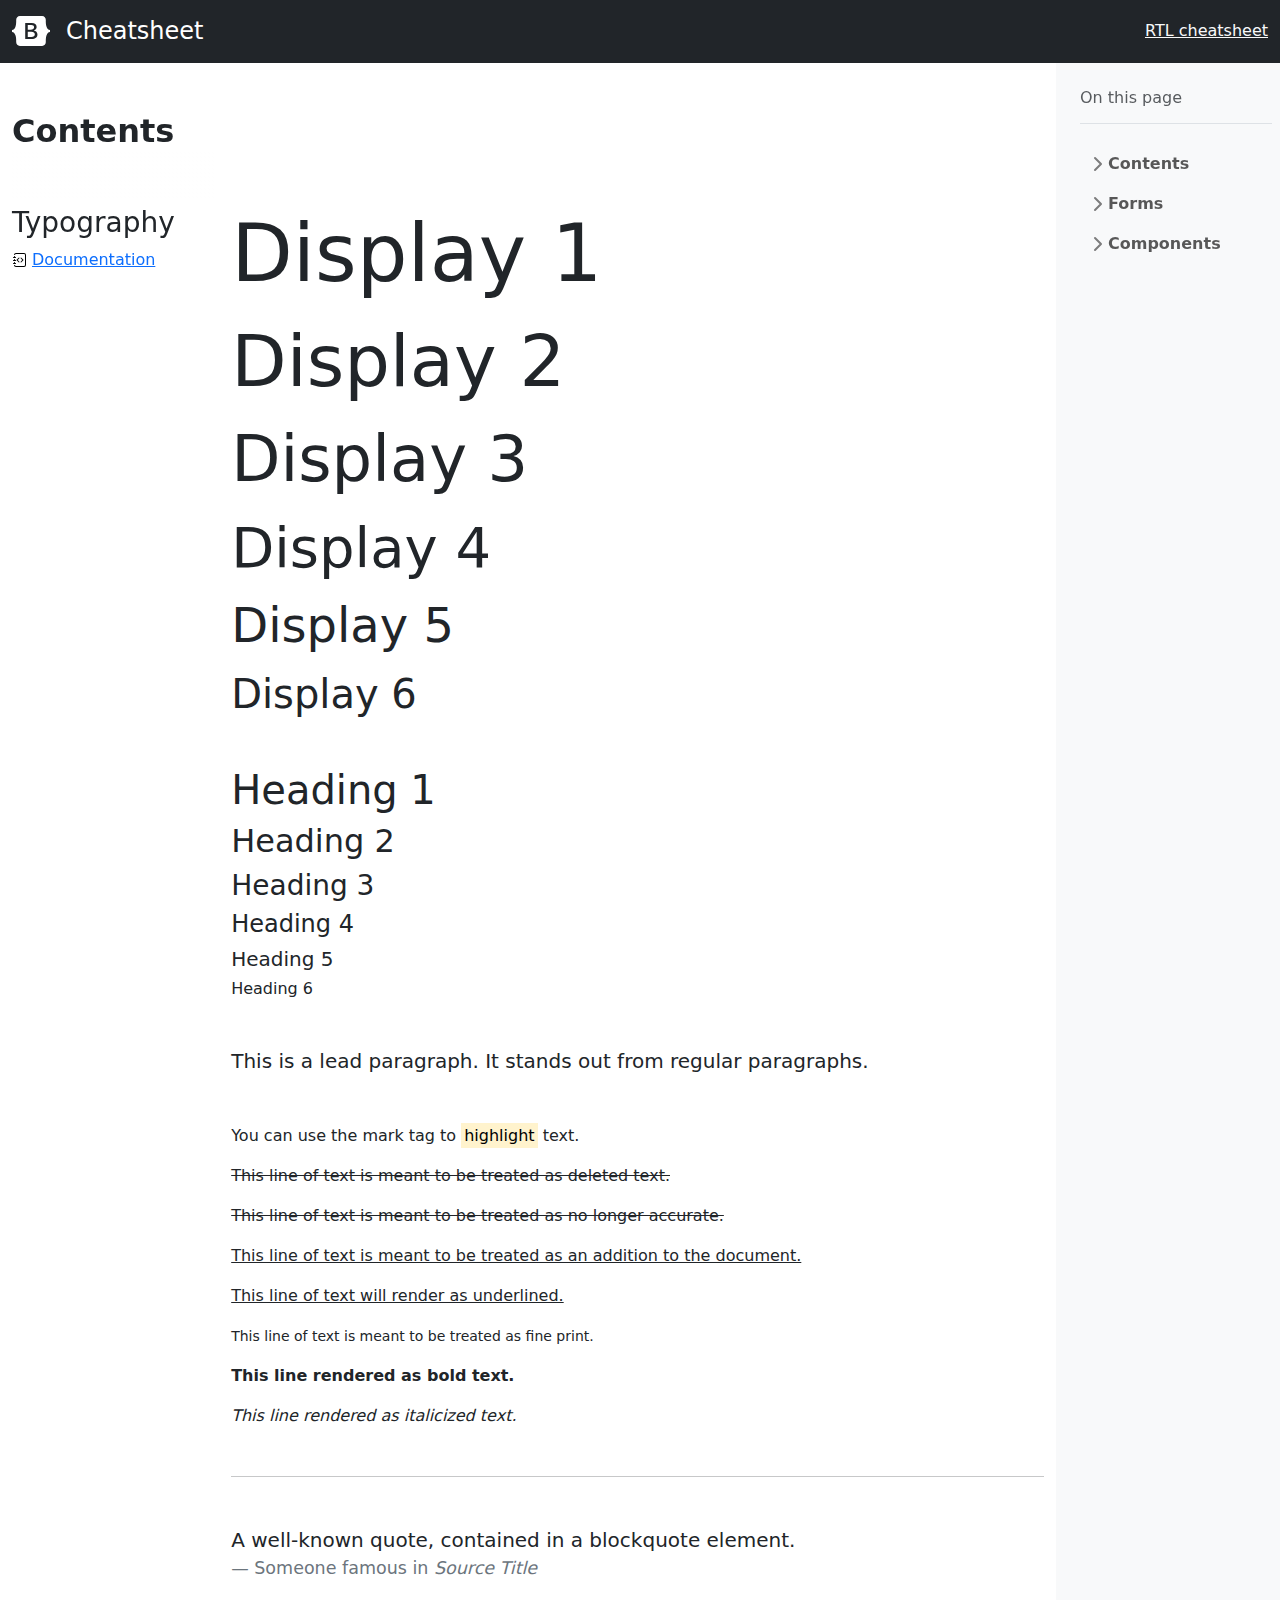
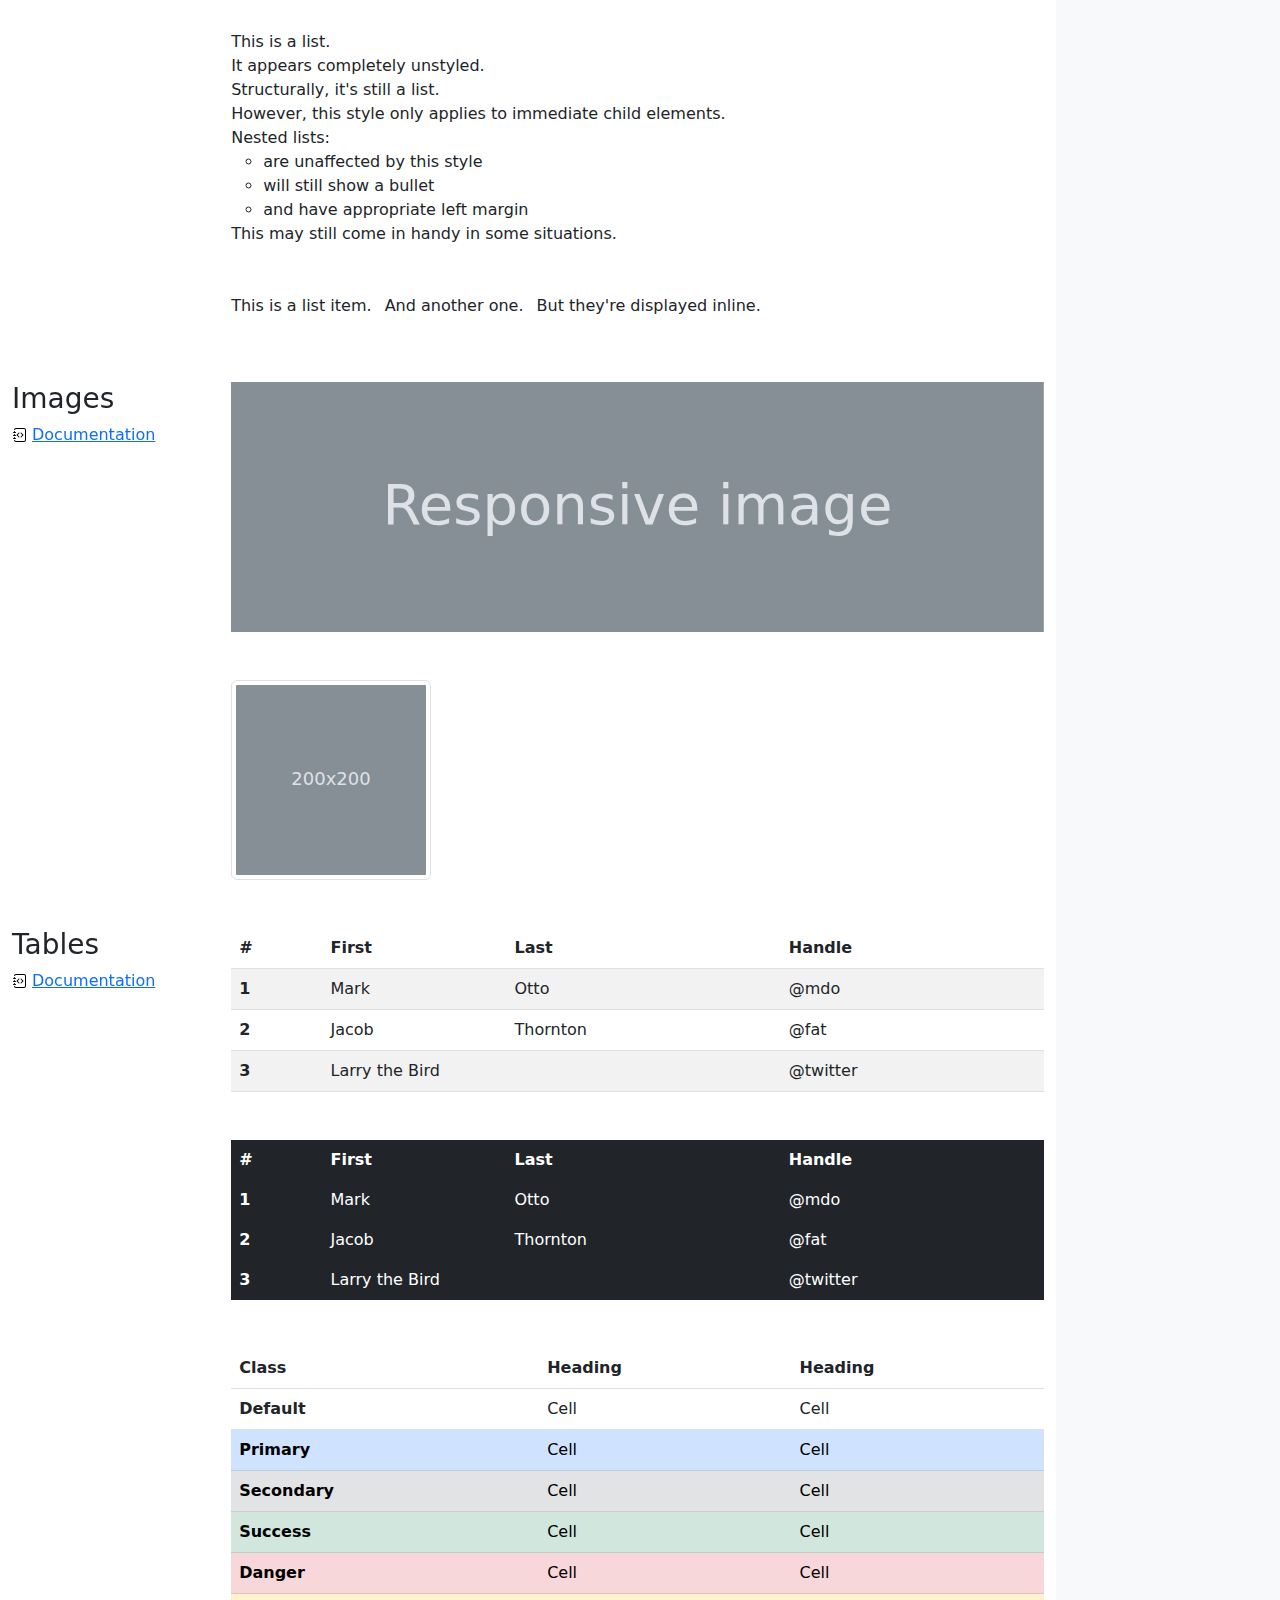
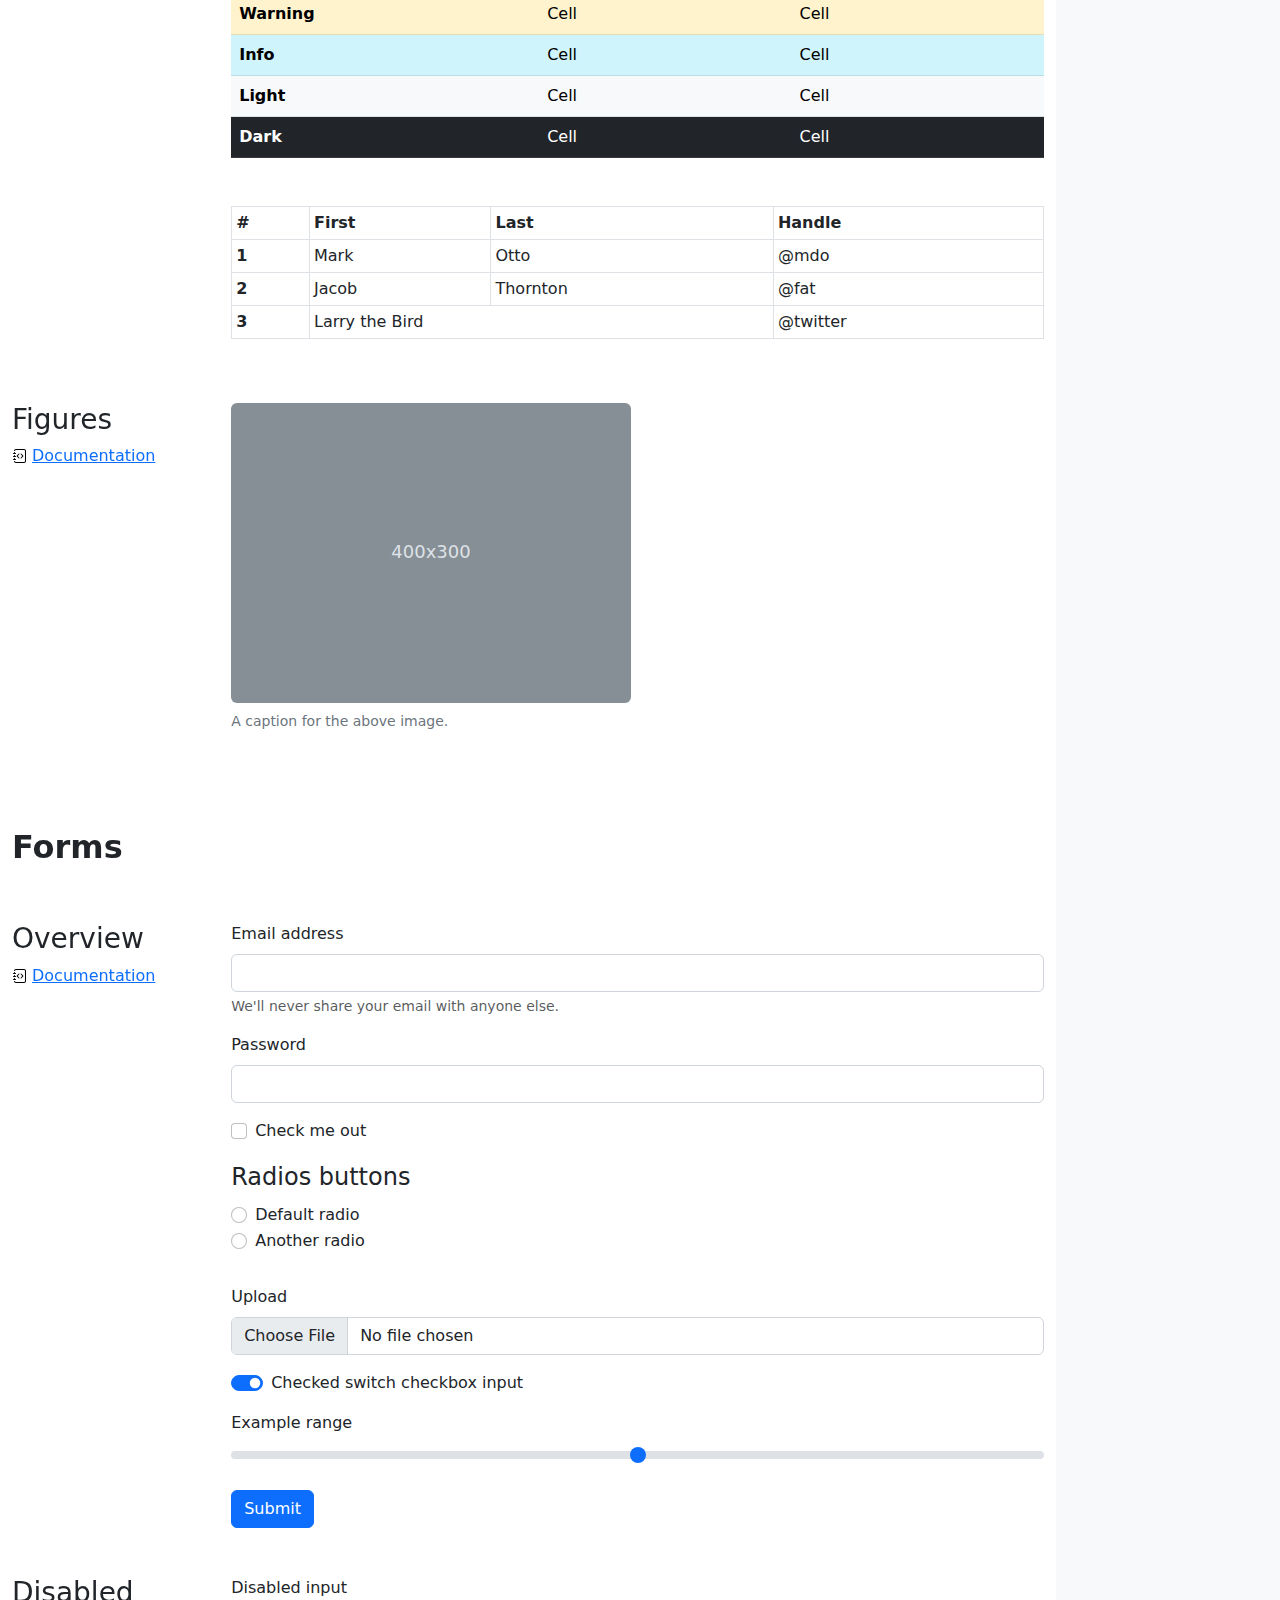
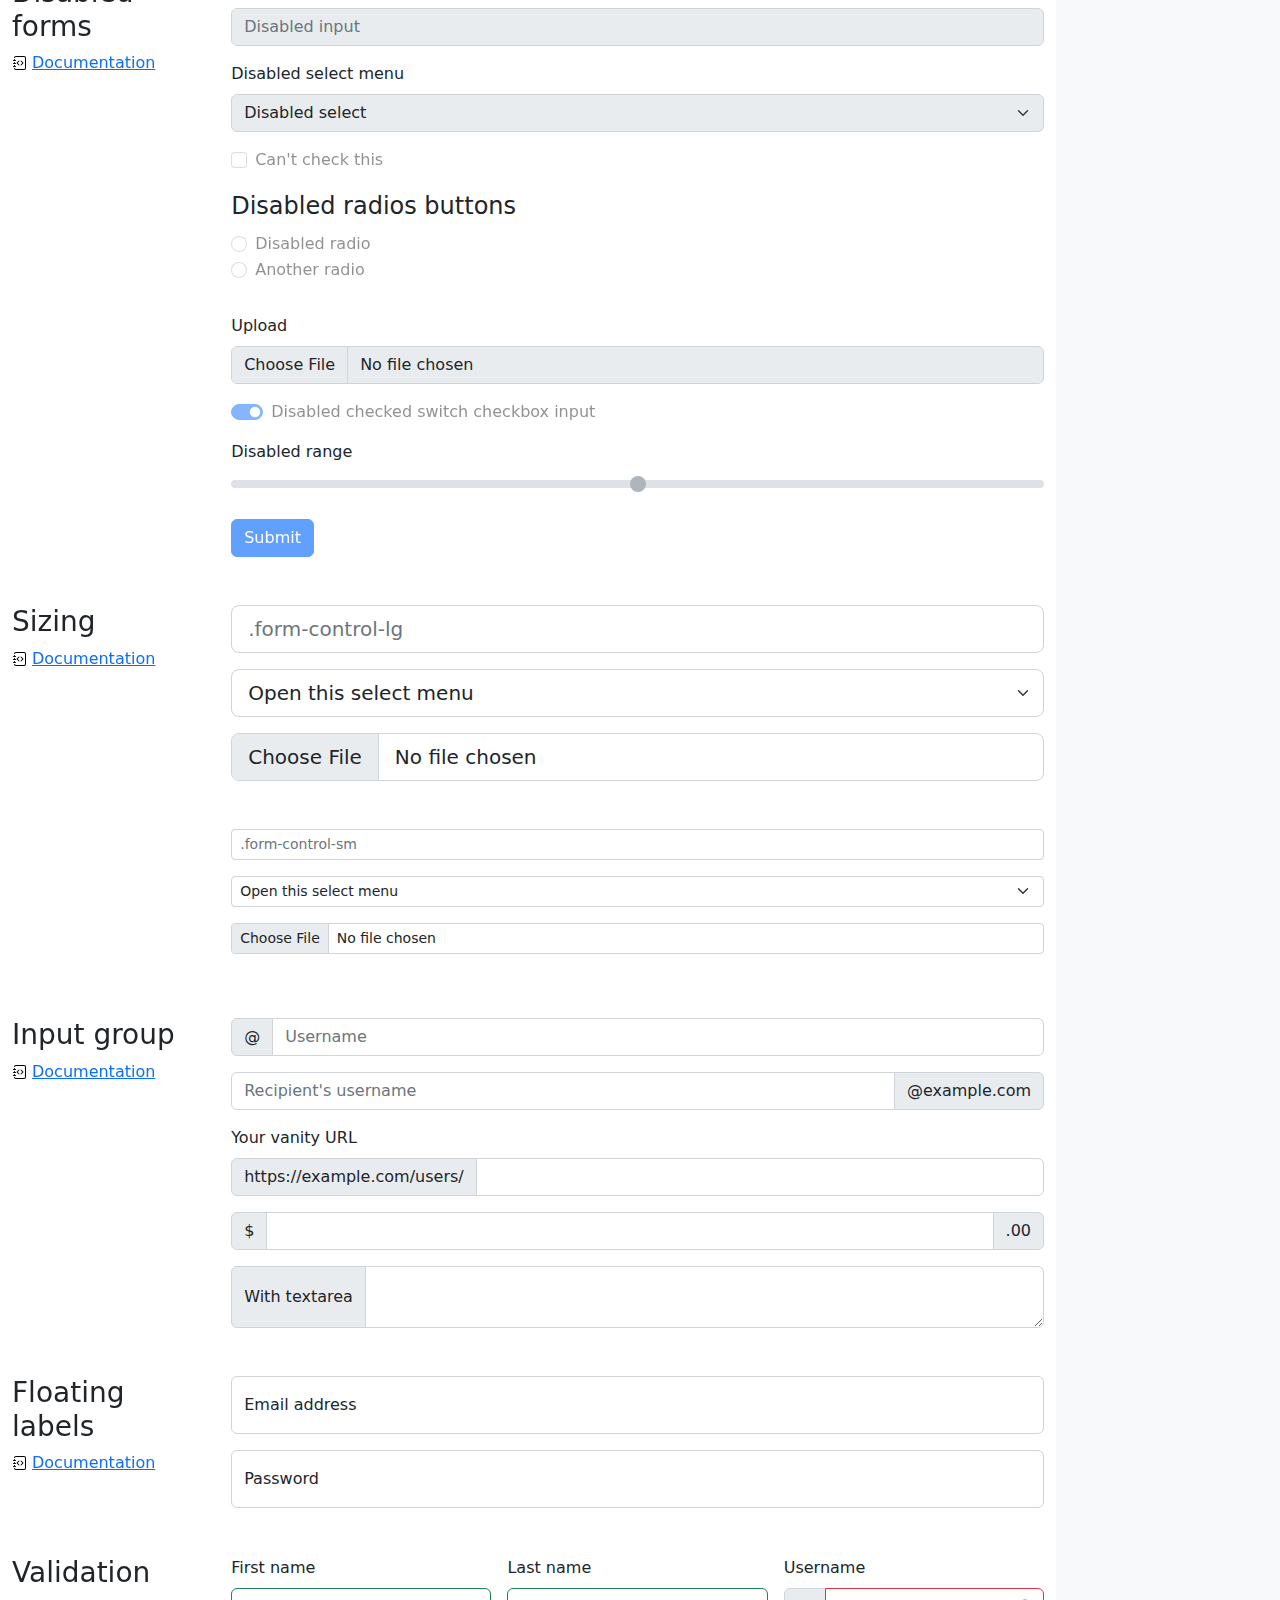
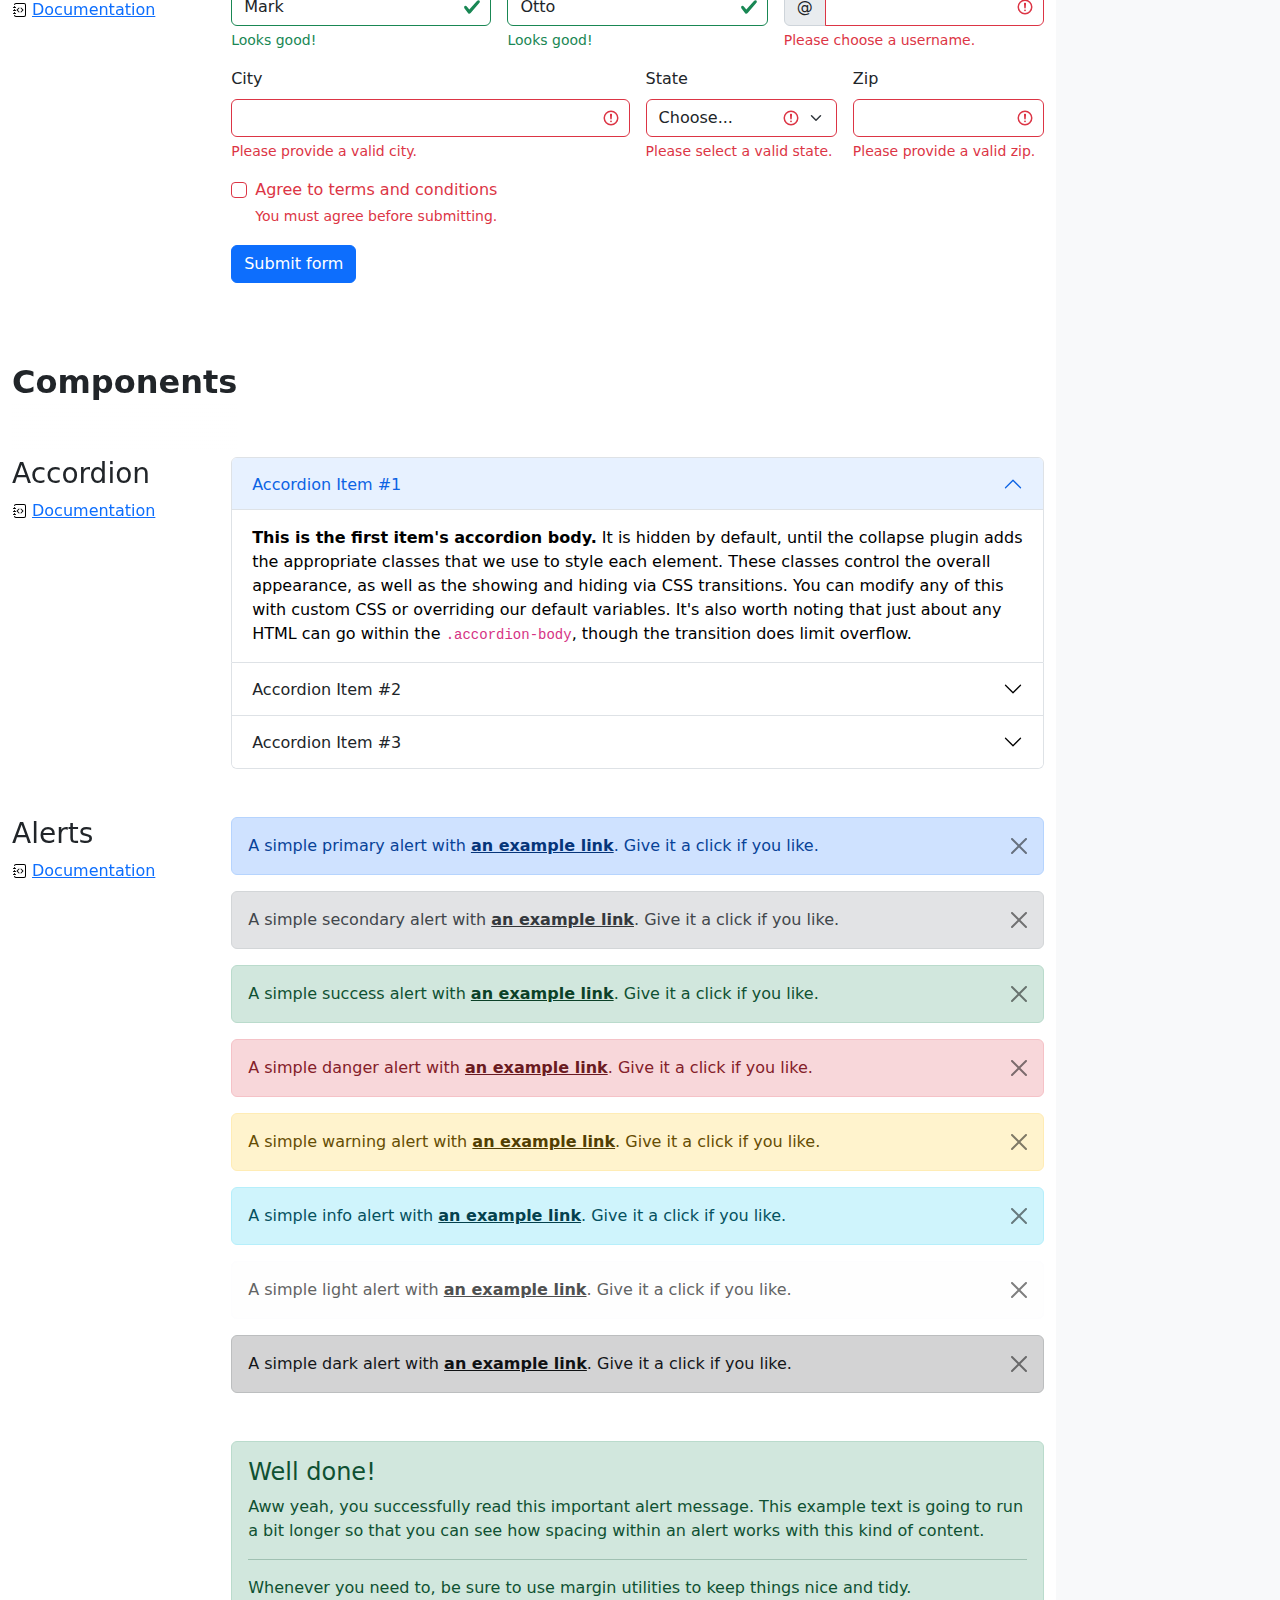
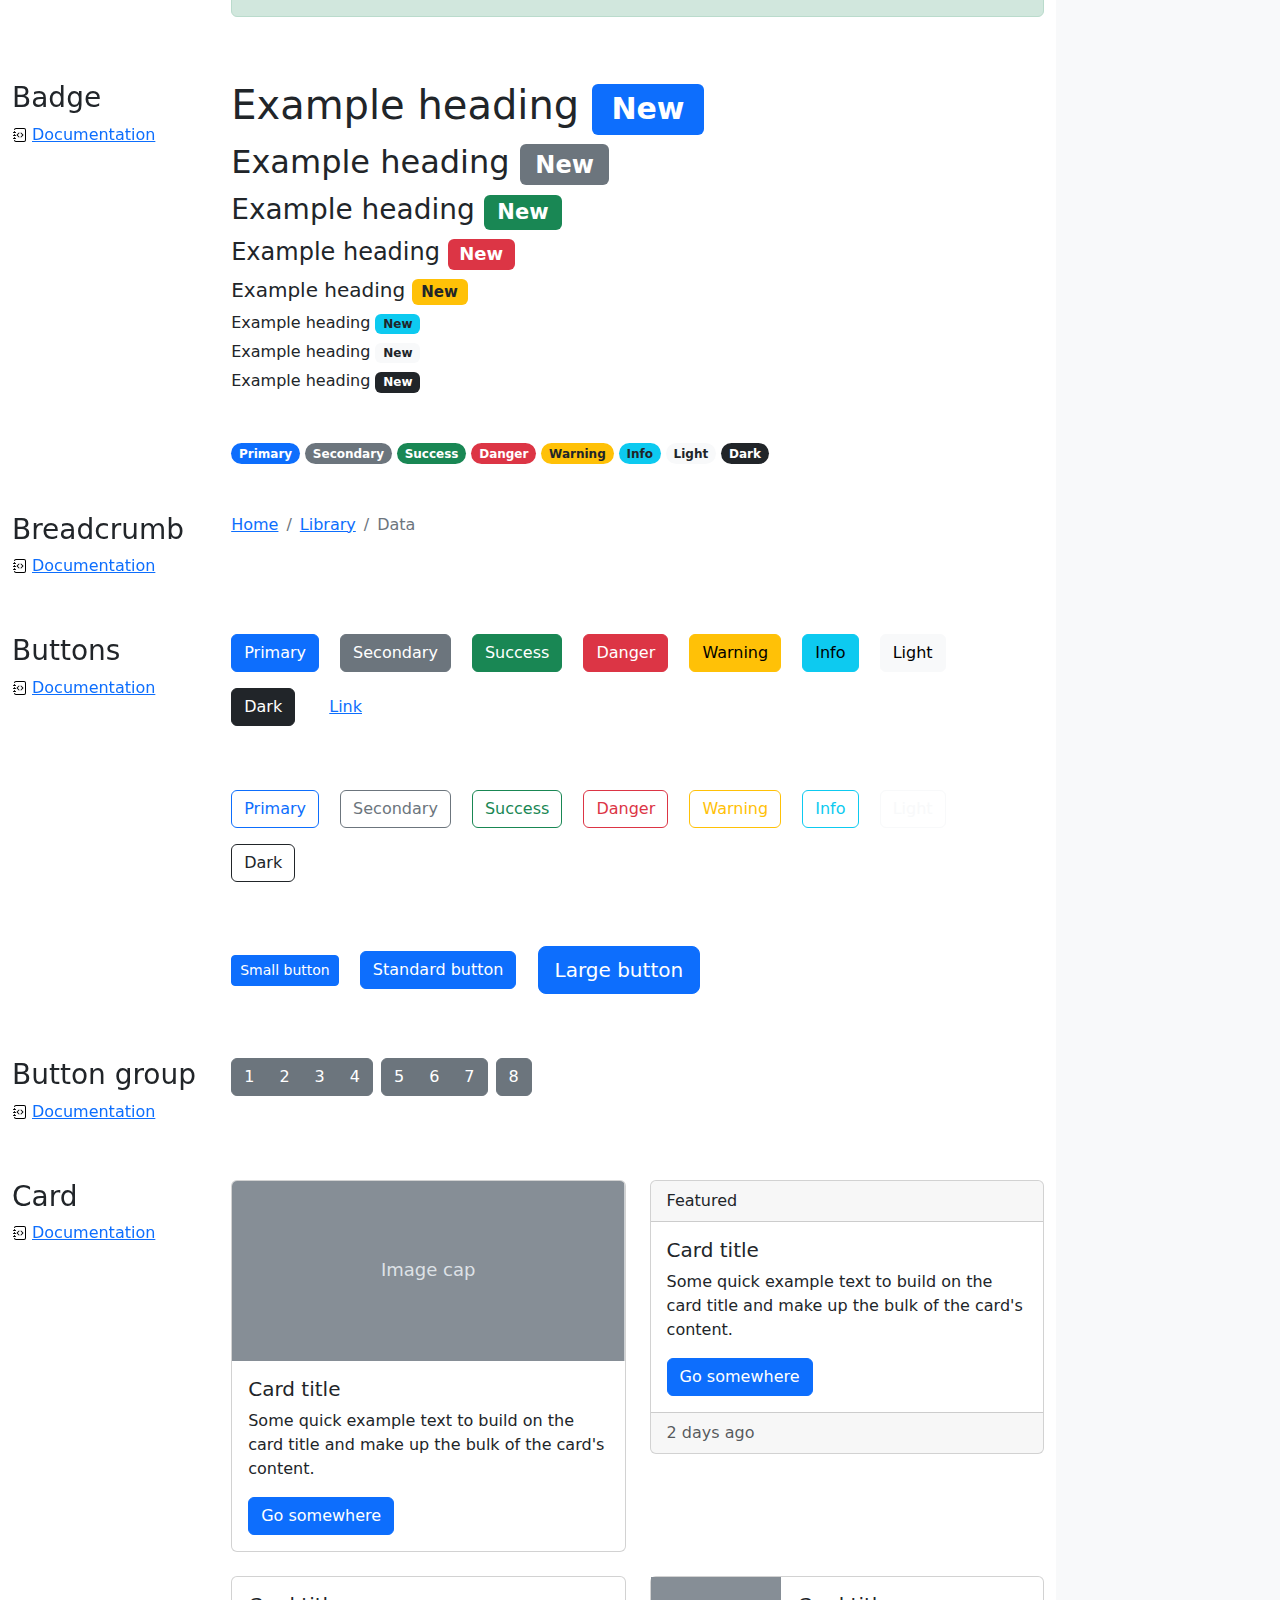
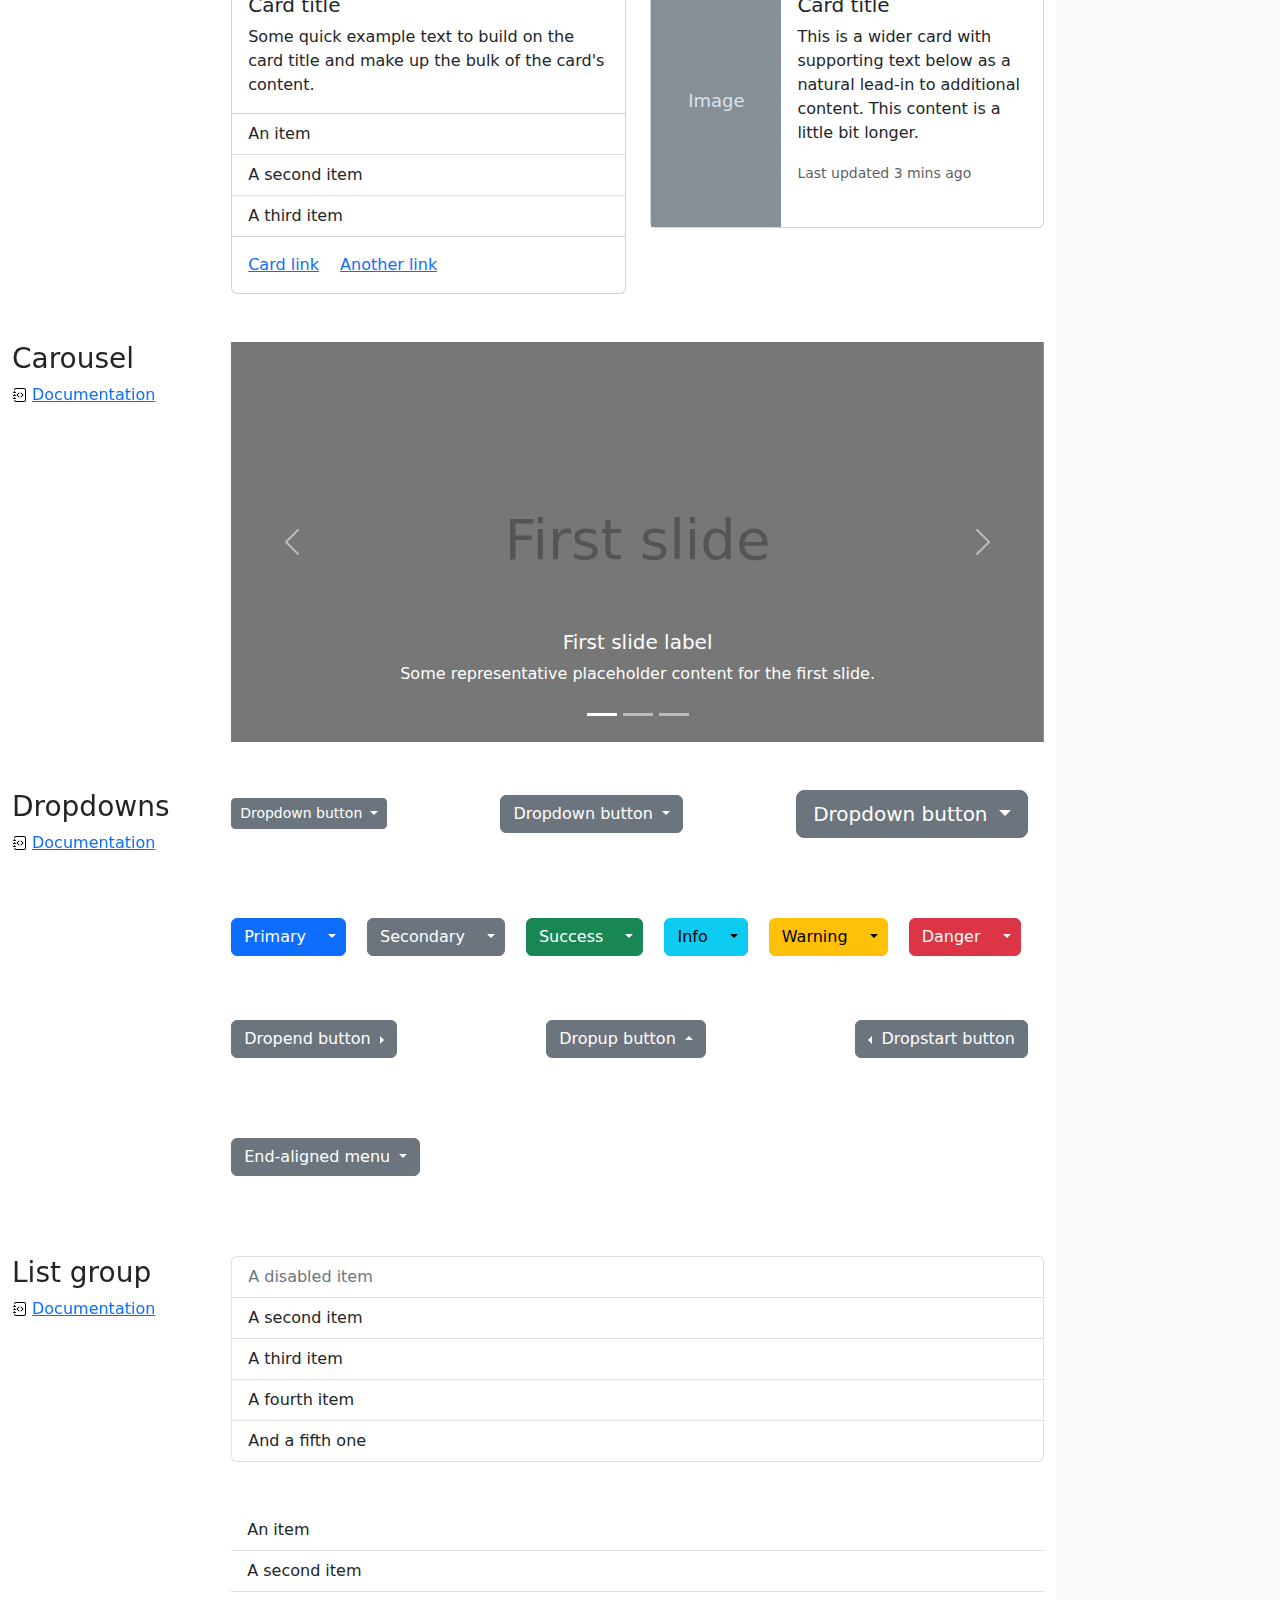
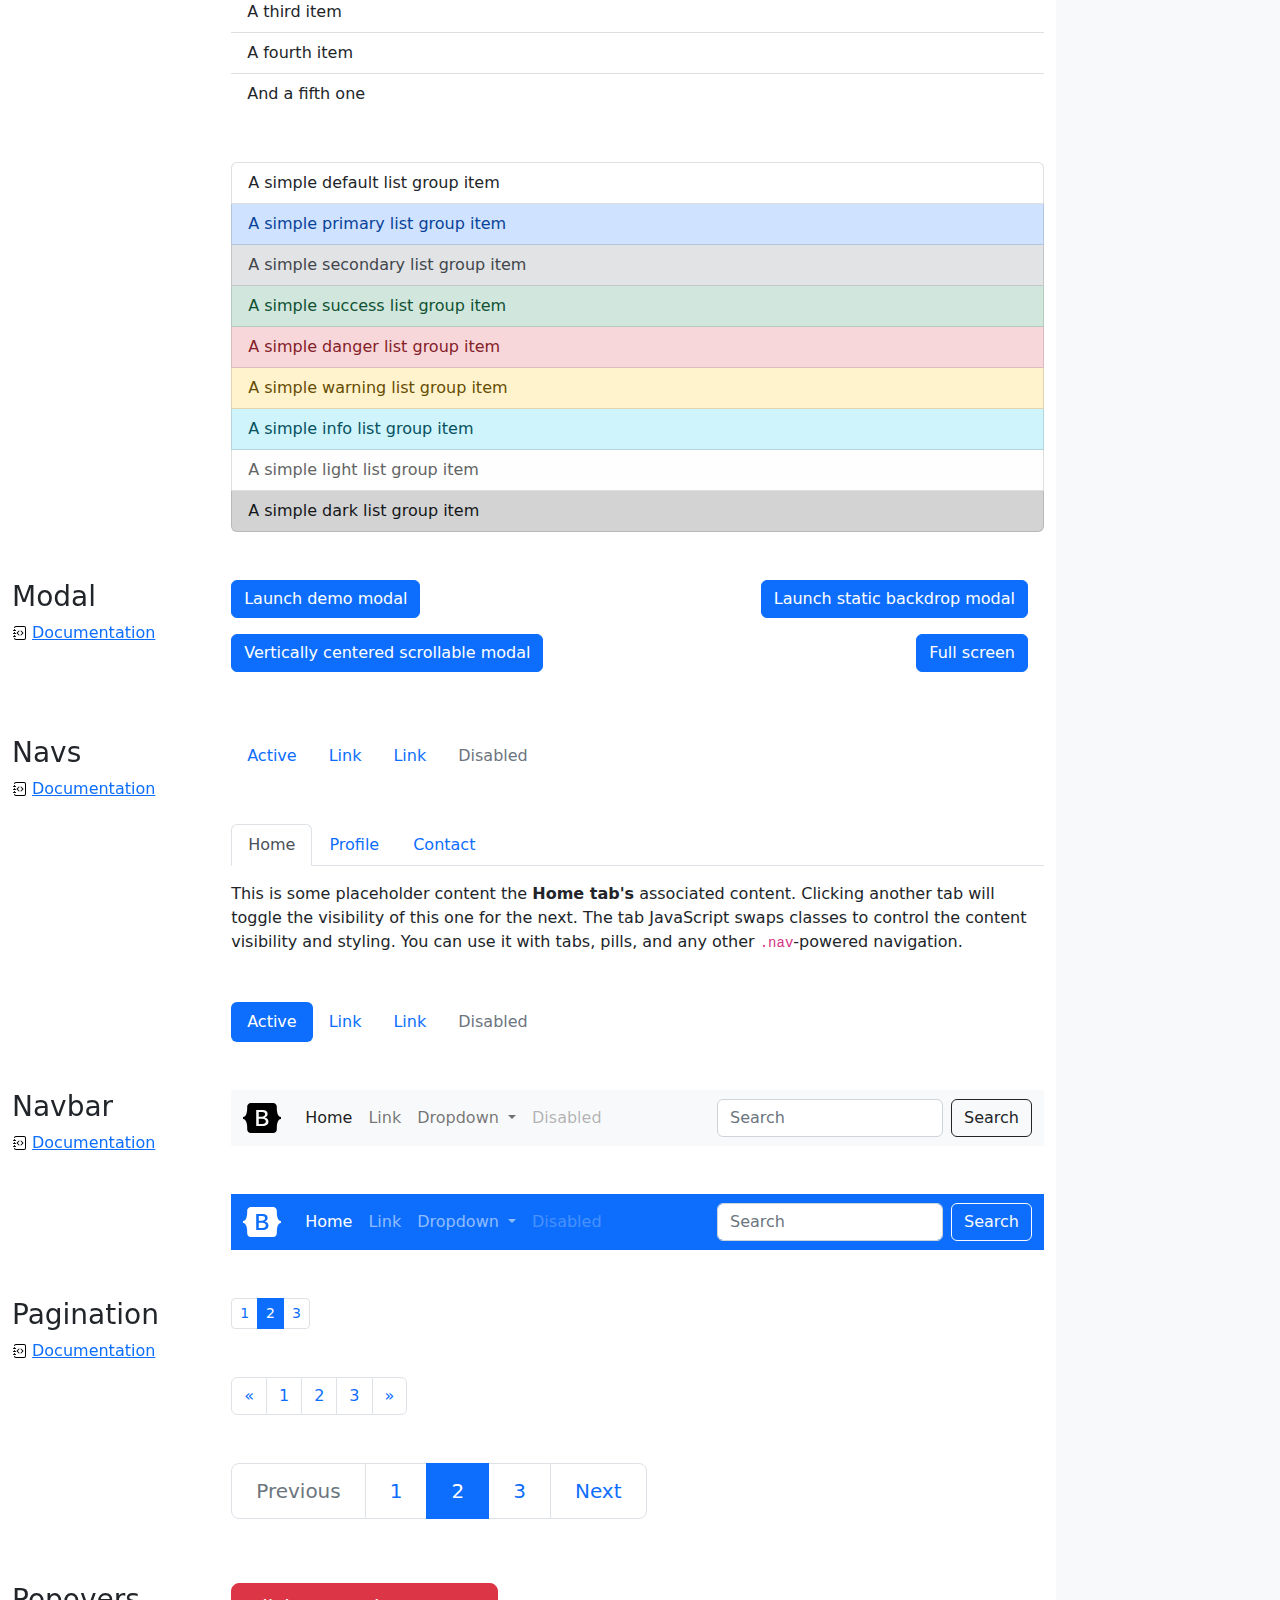
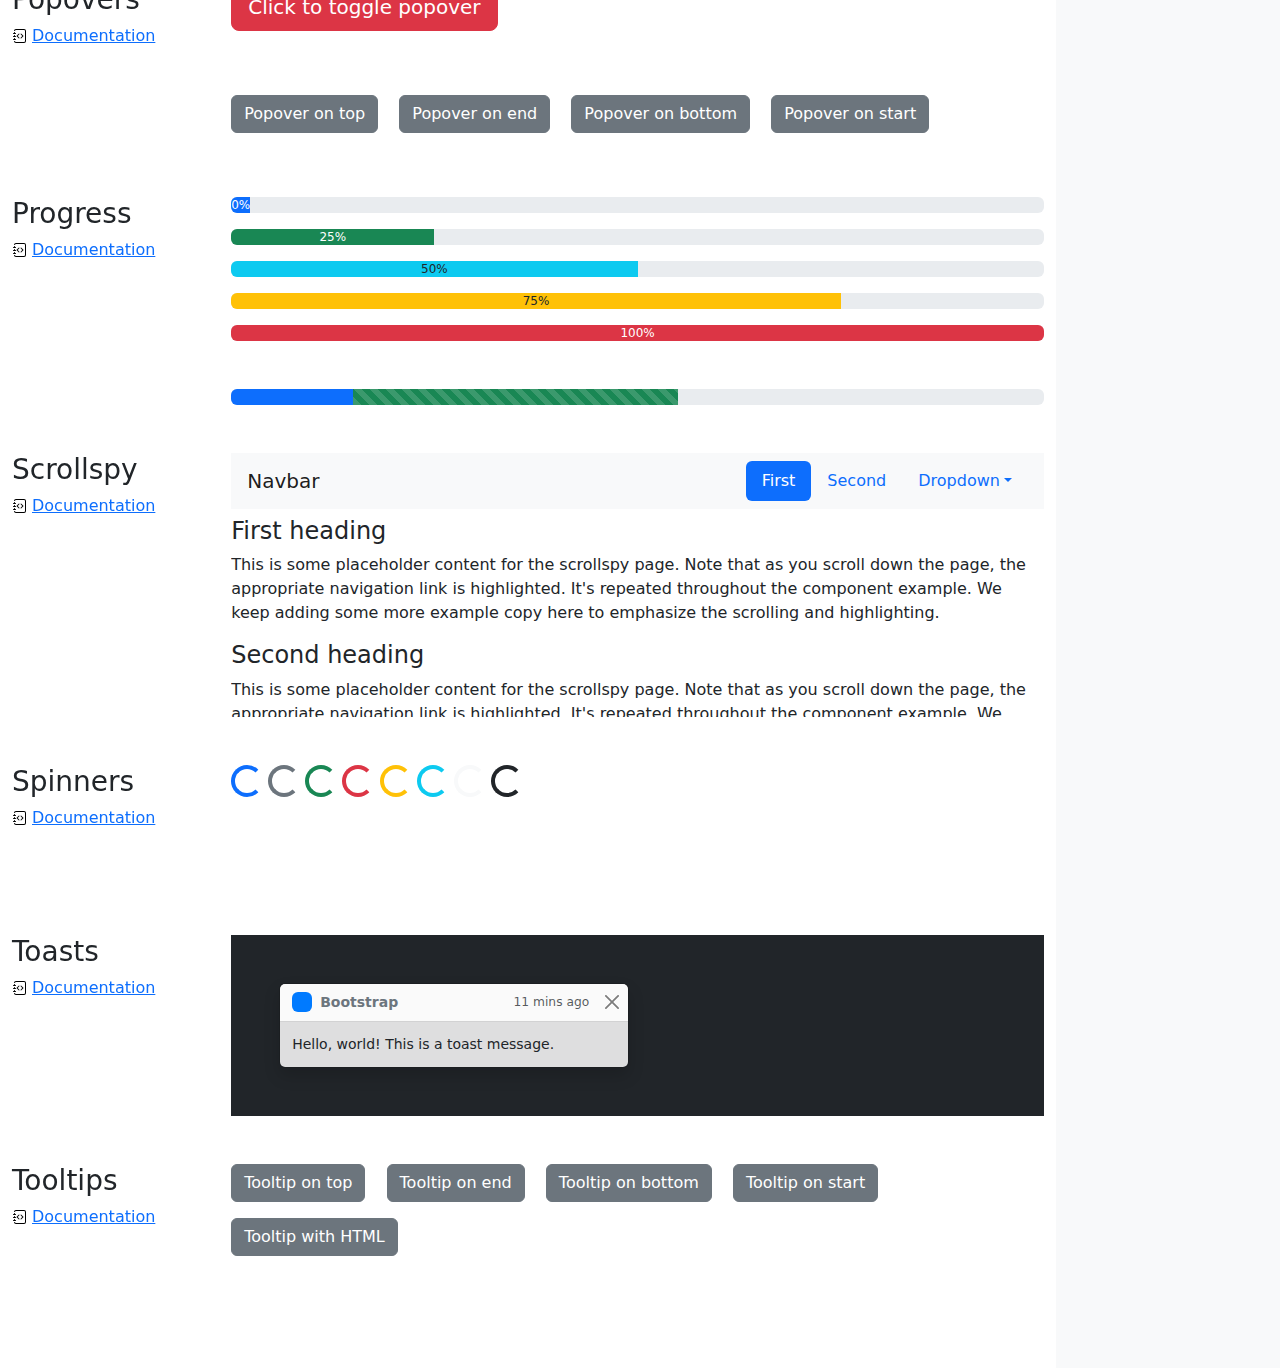
<file: clone2/bootstrap-5.2.0-beta1-examples/cheatsheet/index.html>
<!doctype html>
<html lang="en">
  <head>
    <meta charset="utf-8">
    <meta name="viewport" content="width=device-width, initial-scale=1">
    <meta name="description" content="">
    <meta name="author" content="Mark Otto, Jacob Thornton, and Bootstrap contributors">
    <meta name="generator" content="Hugo 0.98.0">
    <title>Cheatsheet · Bootstrap v5.2</title>

    <link rel="canonical" href="https://getbootstrap.com/docs/5.2/examples/cheatsheet/">

    

    

<link href="../assets/dist/css/bootstrap.min.css" rel="stylesheet">

    <style>
      .bd-placeholder-img {
        font-size: 1.125rem;
        text-anchor: middle;
        -webkit-user-select: none;
        -moz-user-select: none;
        user-select: none;
      }

      @media (min-width: 768px) {
        .bd-placeholder-img-lg {
          font-size: 3.5rem;
        }
      }

      .b-example-divider {
        height: 3rem;
        background-color: rgba(0, 0, 0, .1);
        border: solid rgba(0, 0, 0, .15);
        border-width: 1px 0;
        box-shadow: inset 0 .5em 1.5em rgba(0, 0, 0, .1), inset 0 .125em .5em rgba(0, 0, 0, .15);
      }

      .b-example-vr {
        flex-shrink: 0;
        width: 1.5rem;
        height: 100vh;
      }

      .bi {
        vertical-align: -.125em;
        fill: currentColor;
      }

      .nav-scroller {
        position: relative;
        z-index: 2;
        height: 2.75rem;
        overflow-y: hidden;
      }

      .nav-scroller .nav {
        display: flex;
        flex-wrap: nowrap;
        padding-bottom: 1rem;
        margin-top: -1px;
        overflow-x: auto;
        text-align: center;
        white-space: nowrap;
        -webkit-overflow-scrolling: touch;
      }
    </style>

    
    <!-- Custom styles for this template -->
    <link href="cheatsheet.css" rel="stylesheet">
  </head>
  <body class="bg-light">
    
<header class="bd-header bg-dark py-3 d-flex align-items-stretch border-bottom border-dark">
  <div class="container-fluid d-flex align-items-center">
    <h1 class="d-flex align-items-center fs-4 text-white mb-0">
      <img src="../assets/brand/bootstrap-logo-white.svg" width="38" height="30" class="me-3" alt="Bootstrap">
      Cheatsheet
    </h1>
    <a href="../examples/cheatsheet-rtl/" class="ms-auto link-light" hreflang="ar">RTL cheatsheet</a>
  </div>
</header>
<aside class="bd-aside sticky-xl-top text-muted align-self-start mb-3 mb-xl-5 px-2">
  <h2 class="h6 pt-4 pb-3 mb-4 border-bottom">On this page</h2>
  <nav class="small" id="toc">
    <ul class="list-unstyled">
      <li class="my-2">
        <button class="btn d-inline-flex align-items-center collapsed border-0" data-bs-toggle="collapse" aria-expanded="false" data-bs-target="#contents-collapse" aria-controls="contents-collapse">Contents</button>
        <ul class="list-unstyled ps-3 collapse" id="contents-collapse">
          <li><a class="d-inline-flex align-items-center rounded text-decoration-none" href="#typography">Typography</a></li>
          <li><a class="d-inline-flex align-items-center rounded text-decoration-none" href="#images">Images</a></li>
          <li><a class="d-inline-flex align-items-center rounded text-decoration-none" href="#tables">Tables</a></li>
          <li><a class="d-inline-flex align-items-center rounded text-decoration-none" href="#figures">Figures</a></li>
        </ul>
      </li>
      <li class="my-2">
        <button class="btn d-inline-flex align-items-center collapsed border-0" data-bs-toggle="collapse" aria-expanded="false" data-bs-target="#forms-collapse" aria-controls="forms-collapse">Forms</button>
        <ul class="list-unstyled ps-3 collapse" id="forms-collapse">
          <li><a class="d-inline-flex align-items-center rounded text-decoration-none" href="#overview">Overview</a></li>
          <li><a class="d-inline-flex align-items-center rounded text-decoration-none" href="#disabled-forms">Disabled forms</a></li>
          <li><a class="d-inline-flex align-items-center rounded text-decoration-none" href="#sizing">Sizing</a></li>
          <li><a class="d-inline-flex align-items-center rounded text-decoration-none" href="#input-group">Input group</a></li>
          <li><a class="d-inline-flex align-items-center rounded text-decoration-none" href="#floating-labels">Floating labels</a></li>
          <li><a class="d-inline-flex align-items-center rounded text-decoration-none" href="#validation">Validation</a></li>
        </ul>
      </li>
      <li class="my-2">
        <button class="btn d-inline-flex align-items-center collapsed border-0" data-bs-toggle="collapse" aria-expanded="false" data-bs-target="#components-collapse" aria-controls="components-collapse">Components</button>
        <ul class="list-unstyled ps-3 collapse" id="components-collapse">
          <li><a class="d-inline-flex align-items-center rounded text-decoration-none" href="#accordion">Accordion</a></li>
          <li><a class="d-inline-flex align-items-center rounded text-decoration-none" href="#alerts">Alerts</a></li>
          <li><a class="d-inline-flex align-items-center rounded text-decoration-none" href="#badge">Badge</a></li>
          <li><a class="d-inline-flex align-items-center rounded text-decoration-none" href="#breadcrumb">Breadcrumb</a></li>
          <li><a class="d-inline-flex align-items-center rounded text-decoration-none" href="#buttons">Buttons</a></li>
          <li><a class="d-inline-flex align-items-center rounded text-decoration-none" href="#button-group">Button group</a></li>
          <li><a class="d-inline-flex align-items-center rounded text-decoration-none" href="#card">Card</a></li>
          <li><a class="d-inline-flex align-items-center rounded text-decoration-none" href="#carousel">Carousel</a></li>
          <li><a class="d-inline-flex align-items-center rounded text-decoration-none" href="#dropdowns">Dropdowns</a></li>
          <li><a class="d-inline-flex align-items-center rounded text-decoration-none" href="#list-group">List group</a></li>
          <li><a class="d-inline-flex align-items-center rounded text-decoration-none" href="#modal">Modal</a></li>
          <li><a class="d-inline-flex align-items-center rounded text-decoration-none" href="#navs">Navs</a></li>
          <li><a class="d-inline-flex align-items-center rounded text-decoration-none" href="#navbar">Navbar</a></li>
          <li><a class="d-inline-flex align-items-center rounded text-decoration-none" href="#pagination">Pagination</a></li>
          <li><a class="d-inline-flex align-items-center rounded text-decoration-none" href="#popovers">Popovers</a></li>
          <li><a class="d-inline-flex align-items-center rounded text-decoration-none" href="#progress">Progress</a></li>
          <li><a class="d-inline-flex align-items-center rounded text-decoration-none" href="#scrollspy">Scrollspy</a></li>
          <li><a class="d-inline-flex align-items-center rounded text-decoration-none" href="#spinners">Spinners</a></li>
          <li><a class="d-inline-flex align-items-center rounded text-decoration-none" href="#toasts">Toasts</a></li>
          <li><a class="d-inline-flex align-items-center rounded text-decoration-none" href="#tooltips">Tooltips</a></li>
        </ul>
      </li>
    </ul>
  </nav>
</aside>
<div class="bd-cheatsheet container-fluid bg-body">
  <section id="content">
    <h2 class="sticky-xl-top fw-bold pt-3 pt-xl-5 pb-2 pb-xl-3">Contents</h2>

    <article class="my-3" id="typography">
      <div class="bd-heading sticky-xl-top align-self-start mt-5 mb-3 mt-xl-0 mb-xl-2">
        <h3>Typography</h3>
        <a class="d-flex align-items-center" href="../content/typography/">Documentation</a>
      </div>

      <div>
        <div class="bd-example-snippet bd-code-snippet"><div class="bd-example">
        <p class="display-1">Display 1</p>
        <p class="display-2">Display 2</p>
        <p class="display-3">Display 3</p>
        <p class="display-4">Display 4</p>
        <p class="display-5">Display 5</p>
        <p class="display-6">Display 6</p>
        </div></div>


        <div class="bd-example-snippet bd-code-snippet"><div class="bd-example">
        <p class="h1">Heading 1</p>
        <p class="h2">Heading 2</p>
        <p class="h3">Heading 3</p>
        <p class="h4">Heading 4</p>
        <p class="h5">Heading 5</p>
        <p class="h6">Heading 6</p>
        </div></div>


        <div class="bd-example-snippet bd-code-snippet"><div class="bd-example">
        <p class="lead">
          This is a lead paragraph. It stands out from regular paragraphs.
        </p>
        </div></div>


        <div class="bd-example-snippet bd-code-snippet"><div class="bd-example">
        <p>You can use the mark tag to <mark>highlight</mark> text.</p>
        <p><del>This line of text is meant to be treated as deleted text.</del></p>
        <p><s>This line of text is meant to be treated as no longer accurate.</s></p>
        <p><ins>This line of text is meant to be treated as an addition to the document.</ins></p>
        <p><u>This line of text will render as underlined.</u></p>
        <p><small>This line of text is meant to be treated as fine print.</small></p>
        <p><strong>This line rendered as bold text.</strong></p>
        <p><em>This line rendered as italicized text.</em></p>
        </div></div>


        <div class="bd-example-snippet bd-code-snippet"><div class="bd-example">
        <hr>
        </div></div>


        <div class="bd-example-snippet bd-code-snippet"><div class="bd-example">
        <blockquote class="blockquote">
          <p>A well-known quote, contained in a blockquote element.</p>
          <footer class="blockquote-footer">Someone famous in <cite title="Source Title">Source Title</cite></footer>
        </blockquote>
        </div></div>


        <div class="bd-example-snippet bd-code-snippet"><div class="bd-example">
        <ul class="list-unstyled">
          <li>This is a list.</li>
          <li>It appears completely unstyled.</li>
          <li>Structurally, it's still a list.</li>
          <li>However, this style only applies to immediate child elements.</li>
          <li>Nested lists:
            <ul>
              <li>are unaffected by this style</li>
              <li>will still show a bullet</li>
              <li>and have appropriate left margin</li>
            </ul>
          </li>
          <li>This may still come in handy in some situations.</li>
        </ul>
        </div></div>


        <div class="bd-example-snippet bd-code-snippet"><div class="bd-example">
        <ul class="list-inline">
          <li class="list-inline-item">This is a list item.</li>
          <li class="list-inline-item">And another one.</li>
          <li class="list-inline-item">But they're displayed inline.</li>
        </ul>
        </div></div>

      </div>
    </article>
    <article class="my-3" id="images">
      <div class="bd-heading sticky-xl-top align-self-start mt-5 mb-3 mt-xl-0 mb-xl-2">
        <h3>Images</h3>
        <a class="d-flex align-items-center" href="../content/images/">Documentation</a>
      </div>

      <div>
        <div class="bd-example-snippet bd-code-snippet"><div class="bd-example">
        <svg class="bd-placeholder-img bd-placeholder-img-lg img-fluid" width="100%" height="250" xmlns="http://www.w3.org/2000/svg" role="img" aria-label="Placeholder: Responsive image" preserveAspectRatio="xMidYMid slice" focusable="false"><title>Placeholder</title><rect width="100%" height="100%" fill="#868e96"/><text x="50%" y="50%" fill="#dee2e6" dy=".3em">Responsive image</text></svg>

        </div></div>


        <div class="bd-example-snippet bd-code-snippet"><div class="bd-example">
        <svg class="bd-placeholder-img img-thumbnail" width="200" height="200" xmlns="http://www.w3.org/2000/svg" role="img" aria-label="A generic square placeholder image with a white border around it, making it resemble a photograph taken with an old instant camera: 200x200" preserveAspectRatio="xMidYMid slice" focusable="false"><title>A generic square placeholder image with a white border around it, making it resemble a photograph taken with an old instant camera</title><rect width="100%" height="100%" fill="#868e96"/><text x="50%" y="50%" fill="#dee2e6" dy=".3em">200x200</text></svg>

        </div></div>

      </div>
    </article>
    <article class="my-3" id="tables">
      <div class="bd-heading sticky-xl-top align-self-start mt-5 mb-3 mt-xl-0 mb-xl-2">
        <h3>Tables</h3>
        <a class="d-flex align-items-center" href="../content/tables/">Documentation</a>
      </div>

      <div>
        <div class="bd-example-snippet bd-code-snippet"><div class="bd-example">
        <table class="table table-striped">
          <thead>
          <tr>
            <th scope="col">#</th>
            <th scope="col">First</th>
            <th scope="col">Last</th>
            <th scope="col">Handle</th>
          </tr>
          </thead>
          <tbody>
          <tr>
            <th scope="row">1</th>
            <td>Mark</td>
            <td>Otto</td>
            <td>@mdo</td>
          </tr>
          <tr>
            <th scope="row">2</th>
            <td>Jacob</td>
            <td>Thornton</td>
            <td>@fat</td>
          </tr>
          <tr>
            <th scope="row">3</th>
            <td colspan="2">Larry the Bird</td>
            <td>@twitter</td>
          </tr>
          </tbody>
        </table>
        </div></div>


        <div class="bd-example-snippet bd-code-snippet"><div class="bd-example">
        <table class="table table-dark table-borderless">
          <thead>
          <tr>
            <th scope="col">#</th>
            <th scope="col">First</th>
            <th scope="col">Last</th>
            <th scope="col">Handle</th>
          </tr>
          </thead>
          <tbody>
          <tr>
            <th scope="row">1</th>
            <td>Mark</td>
            <td>Otto</td>
            <td>@mdo</td>
          </tr>
          <tr>
            <th scope="row">2</th>
            <td>Jacob</td>
            <td>Thornton</td>
            <td>@fat</td>
          </tr>
          <tr>
            <th scope="row">3</th>
            <td colspan="2">Larry the Bird</td>
            <td>@twitter</td>
          </tr>
          </tbody>
        </table>
        </div></div>


        <div class="bd-example-snippet bd-code-snippet"><div class="bd-example">
        <table class="table table-hover">
          <thead>
          <tr>
            <th scope="col">Class</th>
            <th scope="col">Heading</th>
            <th scope="col">Heading</th>
          </tr>
          </thead>
          <tbody>
          <tr>
            <th scope="row">Default</th>
            <td>Cell</td>
            <td>Cell</td>
          </tr>
          
          <tr class="table-primary">
            <th scope="row">Primary</th>
            <td>Cell</td>
            <td>Cell</td>
          </tr>
          <tr class="table-secondary">
            <th scope="row">Secondary</th>
            <td>Cell</td>
            <td>Cell</td>
          </tr>
          <tr class="table-success">
            <th scope="row">Success</th>
            <td>Cell</td>
            <td>Cell</td>
          </tr>
          <tr class="table-danger">
            <th scope="row">Danger</th>
            <td>Cell</td>
            <td>Cell</td>
          </tr>
          <tr class="table-warning">
            <th scope="row">Warning</th>
            <td>Cell</td>
            <td>Cell</td>
          </tr>
          <tr class="table-info">
            <th scope="row">Info</th>
            <td>Cell</td>
            <td>Cell</td>
          </tr>
          <tr class="table-light">
            <th scope="row">Light</th>
            <td>Cell</td>
            <td>Cell</td>
          </tr>
          <tr class="table-dark">
            <th scope="row">Dark</th>
            <td>Cell</td>
            <td>Cell</td>
          </tr>
          </tbody>
        </table>
        </div></div>


        <div class="bd-example-snippet bd-code-snippet"><div class="bd-example">
        <table class="table table-sm table-bordered">
          <thead>
          <tr>
            <th scope="col">#</th>
            <th scope="col">First</th>
            <th scope="col">Last</th>
            <th scope="col">Handle</th>
          </tr>
          </thead>
          <tbody>
          <tr>
            <th scope="row">1</th>
            <td>Mark</td>
            <td>Otto</td>
            <td>@mdo</td>
          </tr>
          <tr>
            <th scope="row">2</th>
            <td>Jacob</td>
            <td>Thornton</td>
            <td>@fat</td>
          </tr>
          <tr>
            <th scope="row">3</th>
            <td colspan="2">Larry the Bird</td>
            <td>@twitter</td>
          </tr>
          </tbody>
        </table>
        </div></div>

      </div>
    </article>
    <article class="my-3" id="figures">
      <div class="bd-heading sticky-xl-top align-self-start mt-5 mb-3 mt-xl-0 mb-xl-2">
        <h3>Figures</h3>
        <a class="d-flex align-items-center" href="../content/figures/">Documentation</a>
      </div>

      <div>
        <div class="bd-example-snippet bd-code-snippet"><div class="bd-example">
        <figure class="figure">
          <svg class="bd-placeholder-img figure-img img-fluid rounded" width="400" height="300" xmlns="http://www.w3.org/2000/svg" role="img" aria-label="Placeholder: 400x300" preserveAspectRatio="xMidYMid slice" focusable="false"><title>Placeholder</title><rect width="100%" height="100%" fill="#868e96"/><text x="50%" y="50%" fill="#dee2e6" dy=".3em">400x300</text></svg>

          <figcaption class="figure-caption">A caption for the above image.</figcaption>
        </figure>
        </div></div>

      </div>
    </article>
  </section>

  <section id="forms">
    <h2 class="sticky-xl-top fw-bold pt-3 pt-xl-5 pb-2 pb-xl-3">Forms</h2>

    <article class="my-3" id="overview">
      <div class="bd-heading sticky-xl-top align-self-start mt-5 mb-3 mt-xl-0 mb-xl-2">
        <h3>Overview</h3>
        <a class="d-flex align-items-center" href="../forms/overview/">Documentation</a>
      </div>

      <div>
        <div class="bd-example-snippet bd-code-snippet"><div class="bd-example">
        <form>
          <div class="mb-3">
            <label for="exampleInputEmail1" class="form-label">Email address</label>
            <input type="email" class="form-control" id="exampleInputEmail1" aria-describedby="emailHelp">
            <div id="emailHelp" class="form-text">We'll never share your email with anyone else.</div>
          </div>
          <div class="mb-3">
            <label for="exampleInputPassword1" class="form-label">Password</label>
            <input type="password" class="form-control" id="exampleInputPassword1">
          </div>
          <div class="mb-3 form-check">
            <input type="checkbox" class="form-check-input" id="exampleCheck1">
            <label class="form-check-label" for="exampleCheck1">Check me out</label>
          </div>
          <fieldset class="mb-3">
            <legend>Radios buttons</legend>
            <div class="form-check">
              <input type="radio" name="radios" class="form-check-input" id="exampleRadio1">
              <label class="form-check-label" for="exampleRadio1">Default radio</label>
            </div>
            <div class="mb-3 form-check">
              <input type="radio" name="radios" class="form-check-input" id="exampleRadio2">
              <label class="form-check-label" for="exampleRadio2">Another radio</label>
            </div>
          </fieldset>
          <div class="mb-3">
            <label class="form-label" for="customFile">Upload</label>
            <input type="file" class="form-control" id="customFile">
          </div>
          <div class="mb-3 form-check form-switch">
            <input class="form-check-input" type="checkbox" role="switch" id="flexSwitchCheckChecked" checked>
            <label class="form-check-label" for="flexSwitchCheckChecked">Checked switch checkbox input</label>
          </div>
          <div class="mb-3">
            <label for="customRange3" class="form-label">Example range</label>
            <input type="range" class="form-range" min="0" max="5" step="0.5" id="customRange3">
          </div>
          <button type="submit" class="btn btn-primary">Submit</button>
        </form>
        </div></div>

      </div>
    </article>
    <article class="my-3" id="disabled-forms">
      <div class="bd-heading sticky-xl-top align-self-start mt-5 mb-3 mt-xl-0 mb-xl-2">
        <h3>Disabled forms</h3>
        <a class="d-flex align-items-center" href="../forms/overview/#disabled-forms">Documentation</a>
      </div>

      <div>
        <div class="bd-example-snippet bd-code-snippet"><div class="bd-example">
        <form>
          <fieldset disabled aria-label="Disabled fieldset example">
            <div class="mb-3">
              <label for="disabledTextInput" class="form-label">Disabled input</label>
              <input type="text" id="disabledTextInput" class="form-control" placeholder="Disabled input">
            </div>
            <div class="mb-3">
              <label for="disabledSelect" class="form-label">Disabled select menu</label>
              <select id="disabledSelect" class="form-select">
                <option>Disabled select</option>
              </select>
            </div>
            <div class="mb-3">
              <div class="form-check">
                <input class="form-check-input" type="checkbox" id="disabledFieldsetCheck" disabled>
                <label class="form-check-label" for="disabledFieldsetCheck">
                  Can't check this
                </label>
              </div>
            </div>
            <fieldset class="mb-3">
              <legend>Disabled radios buttons</legend>
              <div class="form-check">
                <input type="radio" name="radios" class="form-check-input" id="disabledRadio1" disabled>
                <label class="form-check-label" for="disabledRadio1">Disabled radio</label>
              </div>
              <div class="mb-3 form-check">
                <input type="radio" name="radios" class="form-check-input" id="disabledRadio2" disabled>
                <label class="form-check-label" for="disabledRadio2">Another radio</label>
              </div>
            </fieldset>
            <div class="mb-3">
              <label class="form-label" for="disabledCustomFile">Upload</label>
              <input type="file" class="form-control" id="disabledCustomFile" disabled>
            </div>
            <div class="mb-3 form-check form-switch">
              <input class="form-check-input" type="checkbox" role="switch" id="disabledSwitchCheckChecked" checked disabled>
              <label class="form-check-label" for="disabledSwitchCheckChecked">Disabled checked switch checkbox input</label>
            </div>
            <div class="mb-3">
              <label for="disabledRange" class="form-label">Disabled range</label>
              <input type="range" class="form-range" min="0" max="5" step="0.5" id="disabledRange">
            </div>
            <button type="submit" class="btn btn-primary">Submit</button>
          </fieldset>
        </form>
        </div></div>

      </div>
    </article>
    <article class="my-3" id="sizing">
      <div class="bd-heading sticky-xl-top align-self-start mt-5 mb-3 mt-xl-0 mb-xl-2">
        <h3>Sizing</h3>
        <a class="d-flex align-items-center" href="../forms/form-control/#sizing">Documentation</a>
      </div>

      <div>
        <div class="bd-example-snippet bd-code-snippet"><div class="bd-example">
        <div class="mb-3">
          <input class="form-control form-control-lg" type="text" placeholder=".form-control-lg" aria-label=".form-control-lg example">
        </div>
        <div class="mb-3">
          <select class="form-select form-select-lg mb-3" aria-label=".form-select-lg example">
            <option selected>Open this select menu</option>
            <option value="1">One</option>
            <option value="2">Two</option>
            <option value="3">Three</option>
          </select>
        </div>
        <div class="mb-3">
          <input type="file" class="form-control form-control-lg" aria-label="Large file input example">
        </div>
        </div></div>


        <div class="bd-example-snippet bd-code-snippet"><div class="bd-example">
        <div class="mb-3">
          <input class="form-control form-control-sm" type="text" placeholder=".form-control-sm" aria-label=".form-control-sm example">
        </div>
        <div class="mb-3">
          <select class="form-select form-select-sm" aria-label=".form-select-sm example">
            <option selected>Open this select menu</option>
            <option value="1">One</option>
            <option value="2">Two</option>
            <option value="3">Three</option>
          </select>
        </div>
        <div class="mb-3">
          <input type="file" class="form-control form-control-sm" aria-label="Small file input example">
        </div>
        </div></div>

      </div>
    </article>
    <article class="my-3" id="input-group">
      <div class="bd-heading sticky-xl-top align-self-start mt-5 mb-3 mt-xl-0 mb-xl-2">
        <h3>Input group</h3>
        <a class="d-flex align-items-center" href="../forms/input-group/">Documentation</a>
      </div>

      <div>
        <div class="bd-example-snippet bd-code-snippet"><div class="bd-example">
        <div class="input-group mb-3">
          <span class="input-group-text" id="basic-addon1">@</span>
          <input type="text" class="form-control" placeholder="Username" aria-label="Username" aria-describedby="basic-addon1">
        </div>
        <div class="input-group mb-3">
          <input type="text" class="form-control" placeholder="Recipient's username" aria-label="Recipient's username" aria-describedby="basic-addon2">
          <span class="input-group-text" id="basic-addon2">@example.com</span>
        </div>
        <label for="basic-url" class="form-label">Your vanity URL</label>
        <div class="input-group mb-3">
          <span class="input-group-text" id="basic-addon3">https://example.com/users/</span>
          <input type="text" class="form-control" id="basic-url" aria-describedby="basic-addon3">
        </div>
        <div class="input-group mb-3">
          <span class="input-group-text">$</span>
          <input type="text" class="form-control" aria-label="Amount (to the nearest dollar)">
          <span class="input-group-text">.00</span>
        </div>
        <div class="input-group">
          <span class="input-group-text">With textarea</span>
          <textarea class="form-control" aria-label="With textarea"></textarea>
        </div>
        </div></div>

      </div>
    </article>
    <article class="my-3" id="floating-labels">
      <div class="bd-heading sticky-xl-top align-self-start mt-5 mb-3 mt-xl-0 mb-xl-2">
        <h3>Floating labels</h3>
        <a class="d-flex align-items-center" href="../forms/floating-labels/">Documentation</a>
      </div>

      <div>
        <div class="bd-example-snippet bd-code-snippet"><div class="bd-example">
        <form>
          <div class="form-floating mb-3">
            <input type="email" class="form-control" id="floatingInput" placeholder="name@example.com">
            <label for="floatingInput">Email address</label>
          </div>
          <div class="form-floating">
            <input type="password" class="form-control" id="floatingPassword" placeholder="Password">
            <label for="floatingPassword">Password</label>
          </div>
        </form>
        </div></div>

      </div>
    </article>
    <article class="my-3" id="validation">
      <div class="bd-heading sticky-xl-top align-self-start mt-5 mb-3 mt-xl-0 mb-xl-2">
        <h3>Validation</h3>
        <a class="d-flex align-items-center" href="../forms/validation/">Documentation</a>
      </div>

      <div>
        <div class="bd-example-snippet bd-code-snippet"><div class="bd-example">
        <form class="row g-3">
          <div class="col-md-4">
            <label for="validationServer01" class="form-label">First name</label>
            <input type="text" class="form-control is-valid" id="validationServer01" value="Mark" required>
            <div class="valid-feedback">
              Looks good!
            </div>
          </div>
          <div class="col-md-4">
            <label for="validationServer02" class="form-label">Last name</label>
            <input type="text" class="form-control is-valid" id="validationServer02" value="Otto" required>
            <div class="valid-feedback">
              Looks good!
            </div>
          </div>
          <div class="col-md-4">
            <label for="validationServerUsername" class="form-label">Username</label>
            <div class="input-group has-validation">
              <span class="input-group-text" id="inputGroupPrepend3">@</span>
              <input type="text" class="form-control is-invalid" id="validationServerUsername" aria-describedby="inputGroupPrepend3" required>
              <div class="invalid-feedback">
                Please choose a username.
              </div>
            </div>
          </div>
          <div class="col-md-6">
            <label for="validationServer03" class="form-label">City</label>
            <input type="text" class="form-control is-invalid" id="validationServer03" required>
            <div class="invalid-feedback">
              Please provide a valid city.
            </div>
          </div>
          <div class="col-md-3">
            <label for="validationServer04" class="form-label">State</label>
            <select class="form-select is-invalid" id="validationServer04" required>
              <option selected disabled value="">Choose...</option>
              <option>...</option>
            </select>
            <div class="invalid-feedback">
              Please select a valid state.
            </div>
          </div>
          <div class="col-md-3">
            <label for="validationServer05" class="form-label">Zip</label>
            <input type="text" class="form-control is-invalid" id="validationServer05" required>
            <div class="invalid-feedback">
              Please provide a valid zip.
            </div>
          </div>
          <div class="col-12">
            <div class="form-check">
              <input class="form-check-input is-invalid" type="checkbox" value="" id="invalidCheck3" required>
              <label class="form-check-label" for="invalidCheck3">
                Agree to terms and conditions
              </label>
              <div class="invalid-feedback">
                You must agree before submitting.
              </div>
            </div>
          </div>
          <div class="col-12">
            <button class="btn btn-primary" type="submit">Submit form</button>
          </div>
        </form>
        </div></div>

      </div>
    </article>
  </section>

  <section id="components">
    <h2 class="sticky-xl-top fw-bold pt-3 pt-xl-5 pb-2 pb-xl-3">Components</h2>

    <article class="my-3" id="accordion">
      <div class="bd-heading sticky-xl-top align-self-start mt-5 mb-3 mt-xl-0 mb-xl-2">
        <h3>Accordion</h3>
        <a class="d-flex align-items-center" href="../components/accordion/">Documentation</a>
      </div>

      <div>
        <div class="bd-example-snippet bd-code-snippet"><div class="bd-example">
        <div class="accordion" id="accordionExample">
          <div class="accordion-item">
            <h4 class="accordion-header" id="headingOne">
              <button class="accordion-button" type="button" data-bs-toggle="collapse" data-bs-target="#collapseOne" aria-expanded="true" aria-controls="collapseOne">
                Accordion Item #1
              </button>
            </h4>
            <div id="collapseOne" class="accordion-collapse collapse show" aria-labelledby="headingOne" data-bs-parent="#accordionExample">
              <div class="accordion-body">
                <strong>This is the first item's accordion body.</strong> It is hidden by default, until the collapse plugin adds the appropriate classes that we use to style each element. These classes control the overall appearance, as well as the showing and hiding via CSS transitions. You can modify any of this with custom CSS or overriding our default variables. It's also worth noting that just about any HTML can go within the <code>.accordion-body</code>, though the transition does limit overflow.
              </div>
            </div>
          </div>
          <div class="accordion-item">
            <h4 class="accordion-header" id="headingTwo">
              <button class="accordion-button collapsed" type="button" data-bs-toggle="collapse" data-bs-target="#collapseTwo" aria-expanded="false" aria-controls="collapseTwo">
                Accordion Item #2
              </button>
            </h4>
            <div id="collapseTwo" class="accordion-collapse collapse" aria-labelledby="headingTwo" data-bs-parent="#accordionExample">
              <div class="accordion-body">
                <strong>This is the second item's accordion body.</strong> It is hidden by default, until the collapse plugin adds the appropriate classes that we use to style each element. These classes control the overall appearance, as well as the showing and hiding via CSS transitions. You can modify any of this with custom CSS or overriding our default variables. It's also worth noting that just about any HTML can go within the <code>.accordion-body</code>, though the transition does limit overflow.
              </div>
            </div>
          </div>
          <div class="accordion-item">
            <h4 class="accordion-header" id="headingThree">
              <button class="accordion-button collapsed" type="button" data-bs-toggle="collapse" data-bs-target="#collapseThree" aria-expanded="false" aria-controls="collapseThree">
                Accordion Item #3
              </button>
            </h4>
            <div id="collapseThree" class="accordion-collapse collapse" aria-labelledby="headingThree" data-bs-parent="#accordionExample">
              <div class="accordion-body">
                <strong>This is the third item's accordion body.</strong> It is hidden by default, until the collapse plugin adds the appropriate classes that we use to style each element. These classes control the overall appearance, as well as the showing and hiding via CSS transitions. You can modify any of this with custom CSS or overriding our default variables. It's also worth noting that just about any HTML can go within the <code>.accordion-body</code>, though the transition does limit overflow.
              </div>
            </div>
          </div>
        </div>
        </div></div>

      </div>
    </article>
    <article class="my-3" id="alerts">
      <div class="bd-heading sticky-xl-top align-self-start mt-5 mb-3 mt-xl-0 mb-xl-2">
        <h3>Alerts</h3>
        <a class="d-flex align-items-center" href="../components/alerts/">Documentation</a>
      </div>

      <div>
        <div class="bd-example-snippet bd-code-snippet"><div class="bd-example">
        
        <div class="alert alert-primary alert-dismissible fade show" role="alert">
          A simple primary alert with <a href="#" class="alert-link">an example link</a>. Give it a click if you like.
          <button type="button" class="btn-close" data-bs-dismiss="alert" aria-label="Close"></button>
        </div>
        <div class="alert alert-secondary alert-dismissible fade show" role="alert">
          A simple secondary alert with <a href="#" class="alert-link">an example link</a>. Give it a click if you like.
          <button type="button" class="btn-close" data-bs-dismiss="alert" aria-label="Close"></button>
        </div>
        <div class="alert alert-success alert-dismissible fade show" role="alert">
          A simple success alert with <a href="#" class="alert-link">an example link</a>. Give it a click if you like.
          <button type="button" class="btn-close" data-bs-dismiss="alert" aria-label="Close"></button>
        </div>
        <div class="alert alert-danger alert-dismissible fade show" role="alert">
          A simple danger alert with <a href="#" class="alert-link">an example link</a>. Give it a click if you like.
          <button type="button" class="btn-close" data-bs-dismiss="alert" aria-label="Close"></button>
        </div>
        <div class="alert alert-warning alert-dismissible fade show" role="alert">
          A simple warning alert with <a href="#" class="alert-link">an example link</a>. Give it a click if you like.
          <button type="button" class="btn-close" data-bs-dismiss="alert" aria-label="Close"></button>
        </div>
        <div class="alert alert-info alert-dismissible fade show" role="alert">
          A simple info alert with <a href="#" class="alert-link">an example link</a>. Give it a click if you like.
          <button type="button" class="btn-close" data-bs-dismiss="alert" aria-label="Close"></button>
        </div>
        <div class="alert alert-light alert-dismissible fade show" role="alert">
          A simple light alert with <a href="#" class="alert-link">an example link</a>. Give it a click if you like.
          <button type="button" class="btn-close" data-bs-dismiss="alert" aria-label="Close"></button>
        </div>
        <div class="alert alert-dark alert-dismissible fade show" role="alert">
          A simple dark alert with <a href="#" class="alert-link">an example link</a>. Give it a click if you like.
          <button type="button" class="btn-close" data-bs-dismiss="alert" aria-label="Close"></button>
        </div>
        </div></div>


        <div class="bd-example-snippet bd-code-snippet"><div class="bd-example">
        <div class="alert alert-success" role="alert">
          <h4 class="alert-heading">Well done!</h4>
          <p>Aww yeah, you successfully read this important alert message. This example text is going to run a bit longer so that you can see how spacing within an alert works with this kind of content.</p>
          <hr>
          <p class="mb-0">Whenever you need to, be sure to use margin utilities to keep things nice and tidy.</p>
        </div>
        </div></div>

      </div>
    </article>
    <article class="my-3" id="badge">
      <div class="bd-heading sticky-xl-top align-self-start mt-5 mb-3 mt-xl-0 mb-xl-2">
        <h3>Badge</h3>
        <a class="d-flex align-items-center" href="../components/badge/">Documentation</a>
      </div>

      <div>
        <div class="bd-example-snippet bd-code-snippet"><div class="bd-example">
        <p class="h1">Example heading <span class="badge bg-primary">New</span></p>
        <p class="h2">Example heading <span class="badge bg-secondary">New</span></p>
        <p class="h3">Example heading <span class="badge bg-success">New</span></p>
        <p class="h4">Example heading <span class="badge bg-danger">New</span></p>
        <p class="h5">Example heading <span class="badge bg-warning text-dark">New</span></p>
        <p class="h6">Example heading <span class="badge bg-info text-dark">New</span></p>
        <p class="h6">Example heading <span class="badge bg-light text-dark">New</span></p>
        <p class="h6">Example heading <span class="badge bg-dark">New</span></p>
        </div></div>


        <div class="bd-example-snippet bd-code-snippet"><div class="bd-example">
        
        <span class="badge rounded-pill bg-primary">Primary</span>
        <span class="badge rounded-pill bg-secondary">Secondary</span>
        <span class="badge rounded-pill bg-success">Success</span>
        <span class="badge rounded-pill bg-danger">Danger</span>
        <span class="badge rounded-pill bg-warning text-dark">Warning</span>
        <span class="badge rounded-pill bg-info text-dark">Info</span>
        <span class="badge rounded-pill bg-light text-dark">Light</span>
        <span class="badge rounded-pill bg-dark">Dark</span>
        </div></div>

      </div>
    </article>
    <article class="my-3" id="breadcrumb">
      <div class="bd-heading sticky-xl-top align-self-start mt-5 mb-3 mt-xl-0 mb-xl-2">
        <h3>Breadcrumb</h3>
        <a class="d-flex align-items-center" href="../components/breadcrumb/">Documentation</a>
      </div>

      <div>
        <div class="bd-example-snippet bd-code-snippet"><div class="bd-example">
        <nav aria-label="breadcrumb">
          <ol class="breadcrumb">
            <li class="breadcrumb-item"><a href="#">Home</a></li>
            <li class="breadcrumb-item"><a href="#">Library</a></li>
            <li class="breadcrumb-item active" aria-current="page">Data</li>
          </ol>
        </nav>
        </div></div>

      </div>
    </article>
    <article class="my-3" id="buttons">
      <div class="bd-heading sticky-xl-top align-self-start mt-5 mb-3 mt-xl-0 mb-xl-2">
        <h3>Buttons</h3>
        <a class="d-flex align-items-center" href="../components/buttons/">Documentation</a>
      </div>

      <div>
        <div class="bd-example-snippet bd-code-snippet"><div class="bd-example">
        
        <button type="button" class="btn btn-primary">Primary</button>
        <button type="button" class="btn btn-secondary">Secondary</button>
        <button type="button" class="btn btn-success">Success</button>
        <button type="button" class="btn btn-danger">Danger</button>
        <button type="button" class="btn btn-warning">Warning</button>
        <button type="button" class="btn btn-info">Info</button>
        <button type="button" class="btn btn-light">Light</button>
        <button type="button" class="btn btn-dark">Dark</button>

        <button type="button" class="btn btn-link">Link</button>
        </div></div>


        <div class="bd-example-snippet bd-code-snippet"><div class="bd-example">
        
        <button type="button" class="btn btn-outline-primary">Primary</button>
        <button type="button" class="btn btn-outline-secondary">Secondary</button>
        <button type="button" class="btn btn-outline-success">Success</button>
        <button type="button" class="btn btn-outline-danger">Danger</button>
        <button type="button" class="btn btn-outline-warning">Warning</button>
        <button type="button" class="btn btn-outline-info">Info</button>
        <button type="button" class="btn btn-outline-light">Light</button>
        <button type="button" class="btn btn-outline-dark">Dark</button>
        </div></div>


        <div class="bd-example-snippet bd-code-snippet"><div class="bd-example">
        <button type="button" class="btn btn-primary btn-sm">Small button</button>
        <button type="button" class="btn btn-primary">Standard button</button>
        <button type="button" class="btn btn-primary btn-lg">Large button</button>
        </div></div>

      </div>
    </article>
    <article class="my-3" id="button-group">
      <div class="bd-heading sticky-xl-top align-self-start mt-5 mb-3 mt-xl-0 mb-xl-2">
        <h3>Button group</h3>
        <a class="d-flex align-items-center" href="../components/button-group/">Documentation</a>
      </div>

      <div>
        <div class="bd-example-snippet bd-code-snippet"><div class="bd-example">
        <div class="btn-toolbar" role="toolbar" aria-label="Toolbar with button groups">
          <div class="btn-group me-2" role="group" aria-label="First group">
            <button type="button" class="btn btn-secondary">1</button>
            <button type="button" class="btn btn-secondary">2</button>
            <button type="button" class="btn btn-secondary">3</button>
            <button type="button" class="btn btn-secondary">4</button>
          </div>
          <div class="btn-group me-2" role="group" aria-label="Second group">
            <button type="button" class="btn btn-secondary">5</button>
            <button type="button" class="btn btn-secondary">6</button>
            <button type="button" class="btn btn-secondary">7</button>
          </div>
          <div class="btn-group" role="group" aria-label="Third group">
            <button type="button" class="btn btn-secondary">8</button>
          </div>
        </div>
        </div></div>

      </div>
    </article>
    <article class="my-3" id="card">
      <div class="bd-heading sticky-xl-top align-self-start mt-5 mb-3 mt-xl-0 mb-xl-2">
        <h3>Card</h3>
        <a class="d-flex align-items-center" href="../components/card/">Documentation</a>
      </div>

      <div>
        <div class="bd-example-snippet bd-code-snippet"><div class="bd-example">
        <div class="row  row-cols-1 row-cols-md-2 g-4">
          <div class="col">
            <div class="card">
              <svg class="bd-placeholder-img card-img-top" width="100%" height="180" xmlns="http://www.w3.org/2000/svg" role="img" aria-label="Placeholder: Image cap" preserveAspectRatio="xMidYMid slice" focusable="false"><title>Placeholder</title><rect width="100%" height="100%" fill="#868e96"/><text x="50%" y="50%" fill="#dee2e6" dy=".3em">Image cap</text></svg>

              <div class="card-body">
                <h5 class="card-title">Card title</h5>
                <p class="card-text">Some quick example text to build on the card title and make up the bulk of the card's content.</p>
                <a href="#" class="btn btn-primary">Go somewhere</a>
              </div>
            </div>
          </div>
          <div class="col">
            <div class="card">
              <div class="card-header">
                Featured
              </div>
              <div class="card-body">
                <h5 class="card-title">Card title</h5>
                <p class="card-text">Some quick example text to build on the card title and make up the bulk of the card's content.</p>
                <a href="#" class="btn btn-primary">Go somewhere</a>
              </div>
              <div class="card-footer text-muted">
                2 days ago
              </div>
            </div>
          </div>
          <div class="col">
            <div class="card">
              <div class="card-body">
                <h5 class="card-title">Card title</h5>
                <p class="card-text">Some quick example text to build on the card title and make up the bulk of the card's content.</p>
              </div>
              <ul class="list-group list-group-flush">
                <li class="list-group-item">An item</li>
                <li class="list-group-item">A second item</li>
                <li class="list-group-item">A third item</li>
              </ul>
              <div class="card-body">
                <a href="#" class="card-link">Card link</a>
                <a href="#" class="card-link">Another link</a>
              </div>
            </div>
          </div>
          <div class="col">
            <div class="card">
              <div class="row g-0">
                <div class="col-md-4">
                  <svg class="bd-placeholder-img" width="100%" height="250" xmlns="http://www.w3.org/2000/svg" role="img" aria-label="Placeholder: Image" preserveAspectRatio="xMidYMid slice" focusable="false"><title>Placeholder</title><rect width="100%" height="100%" fill="#868e96"/><text x="50%" y="50%" fill="#dee2e6" dy=".3em">Image</text></svg>

                </div>
                <div class="col-md-8">
                  <div class="card-body">
                    <h5 class="card-title">Card title</h5>
                    <p class="card-text">This is a wider card with supporting text below as a natural lead-in to additional content. This content is a little bit longer.</p>
                    <p class="card-text"><small class="text-muted">Last updated 3 mins ago</small></p>
                  </div>
                </div>
              </div>
            </div>
          </div>
        </div>
        </div></div>

      </div>
    </article>
    <article class="my-3" id="carousel">
      <div class="bd-heading sticky-xl-top align-self-start mt-5 mb-3 mt-xl-0 mb-xl-2">
        <h3>Carousel</h3>
        <a class="d-flex align-items-center" href="../components/carousel/">Documentation</a>
      </div>

      <div>
        <div class="bd-example-snippet bd-code-snippet"><div class="bd-example">
        <div id="carouselExampleCaptions" class="carousel slide" data-bs-ride="carousel">
          <div class="carousel-indicators">
            <button type="button" data-bs-target="#carouselExampleCaptions" data-bs-slide-to="0" class="active" aria-current="true" aria-label="Slide 1"></button>
            <button type="button" data-bs-target="#carouselExampleCaptions" data-bs-slide-to="1" aria-label="Slide 2"></button>
            <button type="button" data-bs-target="#carouselExampleCaptions" data-bs-slide-to="2" aria-label="Slide 3"></button>
          </div>
          <div class="carousel-inner">
            <div class="carousel-item active">
              <svg class="bd-placeholder-img bd-placeholder-img-lg d-block w-100" width="800" height="400" xmlns="http://www.w3.org/2000/svg" role="img" aria-label="Placeholder: First slide" preserveAspectRatio="xMidYMid slice" focusable="false"><title>Placeholder</title><rect width="100%" height="100%" fill="#777"/><text x="50%" y="50%" fill="#555" dy=".3em">First slide</text></svg>

              <div class="carousel-caption d-none d-md-block">
                <h5>First slide label</h5>
                <p>Some representative placeholder content for the first slide.</p>
              </div>
            </div>
            <div class="carousel-item">
              <svg class="bd-placeholder-img bd-placeholder-img-lg d-block w-100" width="800" height="400" xmlns="http://www.w3.org/2000/svg" role="img" aria-label="Placeholder: Second slide" preserveAspectRatio="xMidYMid slice" focusable="false"><title>Placeholder</title><rect width="100%" height="100%" fill="#666"/><text x="50%" y="50%" fill="#444" dy=".3em">Second slide</text></svg>

              <div class="carousel-caption d-none d-md-block">
                <h5>Second slide label</h5>
                <p>Some representative placeholder content for the second slide.</p>
              </div>
            </div>
            <div class="carousel-item">
              <svg class="bd-placeholder-img bd-placeholder-img-lg d-block w-100" width="800" height="400" xmlns="http://www.w3.org/2000/svg" role="img" aria-label="Placeholder: Third slide" preserveAspectRatio="xMidYMid slice" focusable="false"><title>Placeholder</title><rect width="100%" height="100%" fill="#555"/><text x="50%" y="50%" fill="#333" dy=".3em">Third slide</text></svg>

              <div class="carousel-caption d-none d-md-block">
                <h5>Third slide label</h5>
                <p>Some representative placeholder content for the third slide.</p>
              </div>
            </div>
          </div>
          <button class="carousel-control-prev" type="button" data-bs-target="#carouselExampleCaptions"  data-bs-slide="prev">
            <span class="carousel-control-prev-icon" aria-hidden="true"></span>
            <span class="visually-hidden">Previous</span>
          </button>
          <button class="carousel-control-next" type="button" data-bs-target="#carouselExampleCaptions"  data-bs-slide="next">
            <span class="carousel-control-next-icon" aria-hidden="true"></span>
            <span class="visually-hidden">Next</span>
          </button>
        </div>
        </div></div>

      </div>
    </article>
    <article class="my-3" id="dropdowns">
      <div class="bd-heading sticky-xl-top align-self-start mt-5 mb-3 mt-xl-0 mb-xl-2">
        <h3>Dropdowns</h3>
        <a class="d-flex align-items-center" href="../components/dropdowns/">Documentation</a>
      </div>

      <div>
        <div class="bd-example-snippet bd-code-snippet"><div class="bd-example">
        <div class="btn-group w-100 align-items-center justify-content-between flex-wrap">
          <div class="dropdown">
            <button class="btn btn-secondary btn-sm dropdown-toggle" type="button" id="dropdownMenuButtonSM" data-bs-toggle="dropdown" aria-expanded="false">
              Dropdown button
            </button>
            <ul class="dropdown-menu" aria-labelledby="dropdownMenuButtonSM">
              <li><h6 class="dropdown-header">Dropdown header</h6></li>
              <li><a class="dropdown-item" href="#">Action</a></li>
              <li><a class="dropdown-item" href="#">Another action</a></li>
              <li><a class="dropdown-item" href="#">Something else here</a></li>
              <li><hr class="dropdown-divider"></li>
              <li><a class="dropdown-item" href="#">Separated link</a></li>
            </ul>
          </div>
          <div class="dropdown">
            <button class="btn btn-secondary dropdown-toggle" type="button" id="dropdownMenuButton" data-bs-toggle="dropdown" aria-expanded="false">
              Dropdown button
            </button>
            <ul class="dropdown-menu" aria-labelledby="dropdownMenuButton">
              <li><h6 class="dropdown-header">Dropdown header</h6></li>
              <li><a class="dropdown-item" href="#">Action</a></li>
              <li><a class="dropdown-item" href="#">Another action</a></li>
              <li><a class="dropdown-item" href="#">Something else here</a></li>
              <li><hr class="dropdown-divider"></li>
              <li><a class="dropdown-item" href="#">Separated link</a></li>
            </ul>
          </div>
          <div class="dropdown">
            <button class="btn btn-secondary btn-lg dropdown-toggle" type="button" id="dropdownMenuButtonLG" data-bs-toggle="dropdown" aria-expanded="false">
              Dropdown button
            </button>
            <ul class="dropdown-menu" aria-labelledby="dropdownMenuButtonLG">
              <li><h6 class="dropdown-header">Dropdown header</h6></li>
              <li><a class="dropdown-item" href="#">Action</a></li>
              <li><a class="dropdown-item" href="#">Another action</a></li>
              <li><a class="dropdown-item" href="#">Something else here</a></li>
              <li><hr class="dropdown-divider"></li>
              <li><a class="dropdown-item" href="#">Separated link</a></li>
            </ul>
          </div>
        </div>
        </div></div>


        <div class="bd-example-snippet bd-code-snippet"><div class="bd-example">
        <div class="btn-group">
          <button type="button" class="btn btn-primary">Primary</button>
          <button type="button" class="btn btn-primary dropdown-toggle dropdown-toggle-split" data-bs-toggle="dropdown" aria-expanded="false">
            <span class="visually-hidden">Toggle Dropdown</span>
          </button>
          <ul class="dropdown-menu">
            <li><a class="dropdown-item" href="#">Action</a></li>
            <li><a class="dropdown-item" href="#">Another action</a></li>
            <li><a class="dropdown-item" href="#">Something else here</a></li>
          </ul>
        </div><!-- /btn-group -->
        <div class="btn-group">
          <button type="button" class="btn btn-secondary">Secondary</button>
          <button type="button" class="btn btn-secondary dropdown-toggle dropdown-toggle-split" data-bs-toggle="dropdown" aria-expanded="false">
            <span class="visually-hidden">Toggle Dropdown</span>
          </button>
          <ul class="dropdown-menu">
            <li><a class="dropdown-item" href="#">Action</a></li>
            <li><a class="dropdown-item" href="#">Another action</a></li>
            <li><a class="dropdown-item" href="#">Something else here</a></li>
          </ul>
        </div><!-- /btn-group -->
        <div class="btn-group">
          <button type="button" class="btn btn-success">Success</button>
          <button type="button" class="btn btn-success dropdown-toggle dropdown-toggle-split" data-bs-toggle="dropdown" aria-expanded="false">
            <span class="visually-hidden">Toggle Dropdown</span>
          </button>
          <ul class="dropdown-menu">
            <li><a class="dropdown-item" href="#">Action</a></li>
            <li><a class="dropdown-item" href="#">Another action</a></li>
            <li><a class="dropdown-item" href="#">Something else here</a></li>
          </ul>
        </div><!-- /btn-group -->
        <div class="btn-group">
          <button type="button" class="btn btn-info">Info</button>
          <button type="button" class="btn btn-info dropdown-toggle dropdown-toggle-split" data-bs-toggle="dropdown" aria-expanded="false">
            <span class="visually-hidden">Toggle Dropdown</span>
          </button>
          <ul class="dropdown-menu">
            <li><a class="dropdown-item" href="#">Action</a></li>
            <li><a class="dropdown-item" href="#">Another action</a></li>
            <li><a class="dropdown-item" href="#">Something else here</a></li>
          </ul>
        </div><!-- /btn-group -->
        <div class="btn-group">
          <button type="button" class="btn btn-warning">Warning</button>
          <button type="button" class="btn btn-warning dropdown-toggle dropdown-toggle-split" data-bs-toggle="dropdown" aria-expanded="false">
            <span class="visually-hidden">Toggle Dropdown</span>
          </button>
          <ul class="dropdown-menu">
            <li><a class="dropdown-item" href="#">Action</a></li>
            <li><a class="dropdown-item" href="#">Another action</a></li>
            <li><a class="dropdown-item" href="#">Something else here</a></li>
          </ul>
        </div><!-- /btn-group -->
        <div class="btn-group">
          <button type="button" class="btn btn-danger">Danger</button>
          <button type="button" class="btn btn-danger dropdown-toggle dropdown-toggle-split" data-bs-toggle="dropdown" aria-expanded="false">
            <span class="visually-hidden">Toggle Dropdown</span>
          </button>
          <ul class="dropdown-menu">
            <li><a class="dropdown-item" href="#">Action</a></li>
            <li><a class="dropdown-item" href="#">Another action</a></li>
            <li><a class="dropdown-item" href="#">Something else here</a></li>
          </ul>
        </div><!-- /btn-group -->
        </div></div>


        <div class="bd-example-snippet bd-code-snippet"><div class="bd-example">
        <div class="btn-group w-100 align-items-center justify-content-between flex-wrap">
          <div class="dropend">
            <button class="btn btn-secondary dropdown-toggle" type="button" id="dropendMenuButton" data-bs-toggle="dropdown" aria-expanded="false">
              Dropend button
            </button>
            <ul class="dropdown-menu" aria-labelledby="dropendMenuButton">
              <li><h6 class="dropdown-header">Dropdown header</h6></li>
              <li><a class="dropdown-item" href="#">Action</a></li>
              <li><a class="dropdown-item" href="#">Another action</a></li>
              <li><a class="dropdown-item" href="#">Something else here</a></li>
              <li><hr class="dropdown-divider"></li>
              <li><a class="dropdown-item" href="#">Separated link</a></li>
            </ul>
          </div>
          <div class="dropup">
            <button class="btn btn-secondary dropdown-toggle" type="button" id="dropupMenuButton" data-bs-toggle="dropdown" aria-expanded="false">
              Dropup button
            </button>
            <ul class="dropdown-menu" aria-labelledby="dropupMenuButton">
              <li><h6 class="dropdown-header">Dropdown header</h6></li>
              <li><a class="dropdown-item" href="#">Action</a></li>
              <li><a class="dropdown-item" href="#">Another action</a></li>
              <li><a class="dropdown-item" href="#">Something else here</a></li>
              <li><hr class="dropdown-divider"></li>
              <li><a class="dropdown-item" href="#">Separated link</a></li>
            </ul>
          </div>
          <div class="dropstart">
            <button class="btn btn-secondary dropdown-toggle" type="button" id="dropstartMenuButton" data-bs-toggle="dropdown" aria-expanded="false">
              Dropstart button
            </button>
            <ul class="dropdown-menu" aria-labelledby="dropstartMenuButton">
              <li><h6 class="dropdown-header">Dropdown header</h6></li>
              <li><a class="dropdown-item" href="#">Action</a></li>
              <li><a class="dropdown-item" href="#">Another action</a></li>
              <li><a class="dropdown-item" href="#">Something else here</a></li>
              <li><hr class="dropdown-divider"></li>
              <li><a class="dropdown-item" href="#">Separated link</a></li>
            </ul>
          </div>
        </div>
        </div></div>


        <div class="bd-example-snippet bd-code-snippet"><div class="bd-example">
        <div class="btn-group">
          <div class="dropdown">
            <button class="btn btn-secondary dropdown-toggle" type="button" id="dropdownRightMenuButton" data-bs-toggle="dropdown" aria-expanded="false">
              End-aligned menu
            </button>
            <ul class="dropdown-menu dropdown-menu-end" aria-labelledby="dropdownRightMenuButton">
              <li><h6 class="dropdown-header">Dropdown header</h6></li>
              <li><a class="dropdown-item" href="#">Action</a></li>
              <li><a class="dropdown-item" href="#">Another action</a></li>
              <li><hr class="dropdown-divider"></li>
              <li><a class="dropdown-item" href="#">Separated link</a></li>
            </ul>
          </div>
        </div>
        </div></div>

      </div>
    </article>
    <article class="my-3" id="list-group">
      <div class="bd-heading sticky-xl-top align-self-start mt-5 mb-3 mt-xl-0 mb-xl-2">
        <h3>List group</h3>
        <a class="d-flex align-items-center" href="../components/list-group/">Documentation</a>
      </div>

      <div>
        <div class="bd-example-snippet bd-code-snippet"><div class="bd-example">
        <ul class="list-group">
          <li class="list-group-item disabled" aria-disabled="true">A disabled item</li>
          <li class="list-group-item">A second item</li>
          <li class="list-group-item">A third item</li>
          <li class="list-group-item">A fourth item</li>
          <li class="list-group-item">And a fifth one</li>
        </ul>
        </div></div>


        <div class="bd-example-snippet bd-code-snippet"><div class="bd-example">
        <ul class="list-group list-group-flush">
          <li class="list-group-item">An item</li>
          <li class="list-group-item">A second item</li>
          <li class="list-group-item">A third item</li>
          <li class="list-group-item">A fourth item</li>
          <li class="list-group-item">And a fifth one</li>
        </ul>
        </div></div>


        <div class="bd-example-snippet bd-code-snippet"><div class="bd-example">
        <div class="list-group">
          <a href="#" class="list-group-item list-group-item-action">A simple default list group item</a>
          
          <a href="#" class="list-group-item list-group-item-action list-group-item-primary">A simple primary list group item</a>
          <a href="#" class="list-group-item list-group-item-action list-group-item-secondary">A simple secondary list group item</a>
          <a href="#" class="list-group-item list-group-item-action list-group-item-success">A simple success list group item</a>
          <a href="#" class="list-group-item list-group-item-action list-group-item-danger">A simple danger list group item</a>
          <a href="#" class="list-group-item list-group-item-action list-group-item-warning">A simple warning list group item</a>
          <a href="#" class="list-group-item list-group-item-action list-group-item-info">A simple info list group item</a>
          <a href="#" class="list-group-item list-group-item-action list-group-item-light">A simple light list group item</a>
          <a href="#" class="list-group-item list-group-item-action list-group-item-dark">A simple dark list group item</a>
        </div>
        </div></div>

      </div>
    </article>
    <article class="my-3" id="modal">
      <div class="bd-heading sticky-xl-top align-self-start mt-5 mb-3 mt-xl-0 mb-xl-2">
        <h3>Modal</h3>
        <a class="d-flex align-items-center" href="../components/modal/">Documentation</a>
      </div>

      <div>
        <div class="bd-example-snippet bd-code-snippet"><div class="bd-example">
        <div class="d-flex justify-content-between flex-wrap">
          <button type="button" class="btn btn-primary" data-bs-toggle="modal" data-bs-target="#exampleModalDefault">
            Launch demo modal
          </button>
          <button type="button" class="btn btn-primary" data-bs-toggle="modal" data-bs-target="#staticBackdropLive">
            Launch static backdrop modal
          </button>
          <button type="button" class="btn btn-primary" data-bs-toggle="modal" data-bs-target="#exampleModalCenteredScrollable">
            Vertically centered scrollable modal
          </button>
          <button type="button" class="btn btn-primary" data-bs-toggle="modal" data-bs-target="#exampleModalFullscreen">
            Full screen
          </button>
        </div>
        </div></div>

      </div>
    </article>
    <article class="my-3" id="navs">
      <div class="bd-heading sticky-xl-top align-self-start mt-5 mb-3 mt-xl-0 mb-xl-2">
        <h3>Navs</h3>
        <a class="d-flex align-items-center" href="../components/navs-tabs/">Documentation</a>
      </div>

      <div>
        <div class="bd-example-snippet bd-code-snippet"><div class="bd-example">
        <nav class="nav">
          <a class="nav-link active" aria-current="page" href="#">Active</a>
          <a class="nav-link" href="#">Link</a>
          <a class="nav-link" href="#">Link</a>
          <a class="nav-link disabled">Disabled</a>
        </nav>
        </div></div>


        <div class="bd-example-snippet bd-code-snippet"><div class="bd-example">
        <nav>
          <div class="nav nav-tabs mb-3" id="nav-tab" role="tablist">
            <button class="nav-link active" id="nav-home-tab" data-bs-toggle="tab" data-bs-target="#nav-home" type="button" role="tab" aria-controls="nav-home" aria-selected="true">Home</button>
            <button class="nav-link" id="nav-profile-tab" data-bs-toggle="tab" data-bs-target="#nav-profile" type="button" role="tab" aria-controls="nav-profile" aria-selected="false">Profile</button>
            <button class="nav-link" id="nav-contact-tab" data-bs-toggle="tab" data-bs-target="#nav-contact" type="button" role="tab" aria-controls="nav-contact" aria-selected="false">Contact</button>
          </div>
        </nav>
        <div class="tab-content" id="nav-tabContent">
          <div class="tab-pane fade show active" id="nav-home" role="tabpanel" aria-labelledby="nav-home-tab">
            <p>This is some placeholder content the <strong>Home tab's</strong> associated content. Clicking another tab will toggle the visibility of this one for the next. The tab JavaScript swaps classes to control the content visibility and styling. You can use it with tabs, pills, and any other <code>.nav</code>-powered navigation.</p>
          </div>
          <div class="tab-pane fade" id="nav-profile" role="tabpanel" aria-labelledby="nav-profile-tab">
            <p>This is some placeholder content the <strong>Profile tab's</strong> associated content. Clicking another tab will toggle the visibility of this one for the next. The tab JavaScript swaps classes to control the content visibility and styling. You can use it with tabs, pills, and any other <code>.nav</code>-powered navigation.</p>
          </div>
          <div class="tab-pane fade" id="nav-contact" role="tabpanel" aria-labelledby="nav-contact-tab">
            <p>This is some placeholder content the <strong>Contact tab's</strong> associated content. Clicking another tab will toggle the visibility of this one for the next. The tab JavaScript swaps classes to control the content visibility and styling. You can use it with tabs, pills, and any other <code>.nav</code>-powered navigation.</p>
          </div>
        </div>
        </div></div>


        <div class="bd-example-snippet bd-code-snippet"><div class="bd-example">
        <ul class="nav nav-pills">
          <li class="nav-item">
            <a class="nav-link active" aria-current="page" href="#">Active</a>
          </li>
          <li class="nav-item">
            <a class="nav-link" href="#">Link</a>
          </li>
          <li class="nav-item">
            <a class="nav-link" href="#">Link</a>
          </li>
          <li class="nav-item">
            <a class="nav-link disabled">Disabled</a>
          </li>
        </ul>
        </div></div>

      </div>
    </article>
    <article class="my-3" id="navbar">
      <div class="bd-heading sticky-xl-top align-self-start mt-5 mb-3 mt-xl-0 mb-xl-2">
        <h3>Navbar</h3>
        <a class="d-flex align-items-center" href="../components/navbar/">Documentation</a>
      </div>

      <div>
        <div class="bd-example-snippet bd-code-snippet"><div class="bd-example">
        <nav class="navbar navbar-expand-lg bg-light">
          <div class="container-fluid">
            <a class="navbar-brand" href="#">
              <img src="../assets/brand/bootstrap-logo-white.svg" width="38" height="30" class="d-inline-block align-top" alt="Bootstrap" loading="lazy"
                   style="filter: invert(1) grayscale(100%) brightness(200%);">
            </a>
            <button class="navbar-toggler" type="button" data-bs-toggle="collapse" data-bs-target="#navbarSupportedContent" aria-controls="navbarSupportedContent" aria-expanded="false" aria-label="Toggle navigation">
              <span class="navbar-toggler-icon"></span>
            </button>
            <div class="collapse navbar-collapse" id="navbarSupportedContent">
              <ul class="navbar-nav me-auto mb-2 mb-lg-0">
                <li class="nav-item">
                  <a class="nav-link active" aria-current="page" href="#">Home</a>
                </li>
                <li class="nav-item">
                  <a class="nav-link" href="#">Link</a>
                </li>
                <li class="nav-item dropdown">
                  <a class="nav-link dropdown-toggle" href="#" id="navbarDropdown" role="button" data-bs-toggle="dropdown" aria-expanded="false">
                    Dropdown
                  </a>
                  <ul class="dropdown-menu" aria-labelledby="navbarDropdown">
                    <li><a class="dropdown-item" href="#">Action</a></li>
                    <li><a class="dropdown-item" href="#">Another action</a></li>
                    <li><hr class="dropdown-divider"></li>
                    <li><a class="dropdown-item" href="#">Something else here</a></li>
                  </ul>
                </li>
                <li class="nav-item">
                  <a class="nav-link disabled">Disabled</a>
                </li>
              </ul>
              <form class="d-flex" role="search">
                <input class="form-control me-2" type="search" placeholder="Search" aria-label="Search">
                <button class="btn btn-outline-dark" type="submit">Search</button>
              </form>
            </div>
          </div>
        </nav>

        <nav class="navbar navbar-expand-lg navbar-dark bg-primary mt-5">
          <div class="container-fluid">
            <a class="navbar-brand" href="#">
              <img src="../assets/brand/bootstrap-logo-white.svg" width="38" height="30" class="d-inline-block align-top" alt="Bootstrap" loading="lazy">
            </a>
            <button class="navbar-toggler" type="button" data-bs-toggle="collapse" data-bs-target="#navbarSupportedContent2" aria-controls="navbarSupportedContent2" aria-expanded="false" aria-label="Toggle navigation">
              <span class="navbar-toggler-icon"></span>
            </button>
            <div class="collapse navbar-collapse" id="navbarSupportedContent2">
              <ul class="navbar-nav me-auto mb-2 mb-lg-0">
                <li class="nav-item">
                  <a class="nav-link active" aria-current="page" href="#">Home</a>
                </li>
                <li class="nav-item">
                  <a class="nav-link" href="#">Link</a>
                </li>
                <li class="nav-item dropdown">
                  <a class="nav-link dropdown-toggle" href="#" id="navbarDropdown2" role="button" data-bs-toggle="dropdown" aria-expanded="false">
                    Dropdown
                  </a>
                  <ul class="dropdown-menu" aria-labelledby="navbarDropdown2">
                    <li><a class="dropdown-item" href="#">Action</a></li>
                    <li><a class="dropdown-item" href="#">Another action</a></li>
                    <li><hr class="dropdown-divider"></li>
                    <li><a class="dropdown-item" href="#">Something else here</a></li>
                  </ul>
                </li>
                <li class="nav-item">
                  <a class="nav-link disabled">Disabled</a>
                </li>
              </ul>
              <form class="d-flex" role="search">
                <input class="form-control me-2" type="search" placeholder="Search" aria-label="Search">
                <button class="btn btn-outline-light" type="submit">Search</button>
              </form>
            </div>
          </div>
        </nav>
        </div></div>

      </div>
    </article>
    <article class="my-3" id="pagination">
      <div class="bd-heading sticky-xl-top align-self-start mt-5 mb-3 mt-xl-0 mb-xl-2">
        <h3>Pagination</h3>
        <a class="d-flex align-items-center" href="../components/pagination/">Documentation</a>
      </div>

      <div>
        <div class="bd-example-snippet bd-code-snippet"><div class="bd-example">
        <nav aria-label="Pagination example">
          <ul class="pagination pagination-sm">
            <li class="page-item"><a class="page-link" href="#">1</a></li>
            <li class="page-item active" aria-current="page">
              <a class="page-link" href="#">2</a>
            </li>
            <li class="page-item"><a class="page-link" href="#">3</a></li>
          </ul>
        </nav>
        </div></div>


        <div class="bd-example-snippet bd-code-snippet"><div class="bd-example">
        <nav aria-label="Standard pagination example">
          <ul class="pagination">
            <li class="page-item">
              <a class="page-link" href="#" aria-label="Previous">
                <span aria-hidden="true">&laquo;</span>
              </a>
            </li>
            <li class="page-item"><a class="page-link" href="#">1</a></li>
            <li class="page-item"><a class="page-link" href="#">2</a></li>
            <li class="page-item"><a class="page-link" href="#">3</a></li>
            <li class="page-item">
              <a class="page-link" href="#" aria-label="Next">
                <span aria-hidden="true">&raquo;</span>
              </a>
            </li>
          </ul>
        </nav>
        </div></div>


        <div class="bd-example-snippet bd-code-snippet"><div class="bd-example">
        <nav aria-label="Another pagination example">
          <ul class="pagination pagination-lg flex-wrap">
            <li class="page-item disabled">
              <a class="page-link">Previous</a>
            </li>
            <li class="page-item"><a class="page-link" href="#">1</a></li>
            <li class="page-item active" aria-current="page">
              <a class="page-link" href="#">2</a>
            </li>
            <li class="page-item"><a class="page-link" href="#">3</a></li>
            <li class="page-item">
              <a class="page-link" href="#">Next</a>
            </li>
          </ul>
        </nav>
        </div></div>

      </div>
    </article>
    <article class="my-3" id="popovers">
      <div class="bd-heading sticky-xl-top align-self-start mt-5 mb-3 mt-xl-0 mb-xl-2">
        <h3>Popovers</h3>
        <a class="d-flex align-items-center" href="../components/popovers/">Documentation</a>
      </div>

      <div>
        <div class="bd-example-snippet bd-code-snippet"><div class="bd-example">
        <button type="button" class="btn btn-lg btn-danger" data-bs-toggle="popover" title="Popover title" data-bs-content="And here's some amazing content. It's very engaging. Right?">Click to toggle popover</button>
        </div></div>


        <div class="bd-example-snippet bd-code-snippet"><div class="bd-example">
        <button type="button" class="btn btn-secondary" data-bs-container="body" data-bs-toggle="popover" data-bs-placement="top" data-bs-content="Vivamus sagittis lacus vel augue laoreet rutrum faucibus.">
          Popover on top
        </button>
        <button type="button" class="btn btn-secondary" data-bs-container="body" data-bs-toggle="popover" data-bs-placement="right" data-bs-content="Vivamus sagittis lacus vel augue laoreet rutrum faucibus.">
          Popover on end
        </button>
        <button type="button" class="btn btn-secondary" data-bs-container="body" data-bs-toggle="popover" data-bs-placement="bottom" data-bs-content="Vivamus sagittis lacus vel augue laoreet rutrum faucibus.">
          Popover on bottom
        </button>
        <button type="button" class="btn btn-secondary" data-bs-container="body" data-bs-toggle="popover" data-bs-placement="left" data-bs-content="Vivamus sagittis lacus vel augue laoreet rutrum faucibus.">
          Popover on start
        </button>
        </div></div>

      </div>
    </article>
    <article class="my-3" id="progress">
      <div class="bd-heading sticky-xl-top align-self-start mt-5 mb-3 mt-xl-0 mb-xl-2">
        <h3>Progress</h3>
        <a class="d-flex align-items-center" href="../components/progress/">Documentation</a>
      </div>

      <div>
        <div class="bd-example-snippet bd-code-snippet"><div class="bd-example">
        <div class="progress mb-3">
          <div class="progress-bar" role="progressbar" aria-valuenow="0" aria-valuemin="0" aria-valuemax="100">0%</div>
        </div>
        <div class="progress mb-3">
          <div class="progress-bar bg-success w-25" role="progressbar" aria-valuenow="25" aria-valuemin="0" aria-valuemax="100">25%</div>
        </div>
        <div class="progress mb-3">
          <div class="progress-bar bg-info text-dark w-50" role="progressbar" aria-valuenow="50" aria-valuemin="0" aria-valuemax="100">50%</div>
        </div>
        <div class="progress mb-3">
          <div class="progress-bar bg-warning text-dark w-75" role="progressbar" aria-valuenow="75" aria-valuemin="0" aria-valuemax="100">75%</div>
        </div>
        <div class="progress">
          <div class="progress-bar bg-danger w-100" role="progressbar" aria-valuenow="100" aria-valuemin="0" aria-valuemax="100">100%</div>
        </div>
        </div></div>


        <div class="bd-example-snippet bd-code-snippet"><div class="bd-example">
        <div class="progress">
          <div class="progress-bar" role="progressbar" style="width: 15%" aria-valuenow="15" aria-valuemin="0" aria-valuemax="100"></div>
          <div class="progress-bar progress-bar-striped progress-bar-animated bg-success" role="progressbar" style="width: 40%" aria-valuenow="40" aria-valuemin="0" aria-valuemax="100"></div>
        </div>
        </div></div>

      </div>
    </article>
    <article class="my-3" id="scrollspy">
      <div class="bd-heading sticky-xl-top align-self-start mt-5 mb-3 mt-xl-0 mb-xl-2">
        <h3>Scrollspy</h3>
        <a class="d-flex align-items-center" href="../components/scrollspy/">Documentation</a>
      </div>

      <div>
        <div class="bd-example">
          <nav id="navbar-example2" class="navbar bg-light px-3">
            <a class="navbar-brand" href="#">Navbar</a>
            <ul class="nav nav-pills">
              <li class="nav-item">
                <a class="nav-link active" href="#scrollspyHeading1">First</a>
              </li>
              <li class="nav-item">
                <a class="nav-link" href="#scrollspyHeading2">Second</a>
              </li>
              <li class="nav-item dropdown">
                <a class="nav-link dropdown-toggle" data-bs-toggle="dropdown" href="#" role="button" aria-expanded="false">Dropdown</a>
                <ul class="dropdown-menu">
                  <li><a class="dropdown-item" href="#scrollspyHeading3">Third</a></li>
                  <li><a class="dropdown-item" href="#scrollspyHeading4">Fourth</a></li>
                  <li><hr class="dropdown-divider"></li>
                  <li><a class="dropdown-item" href="#scrollspyHeading5">Fifth</a></li>
                </ul>
              </li>
            </ul>
          </nav>
        <div data-bs-spy="scroll" data-bs-target="#navbar-example2" data-bs-offset="0" class="scrollspy-example position-relative mt-2 overflow-auto" tabindex="0">
            <h4 id="scrollspyHeading1">First heading</h4>
            <p>This is some placeholder content for the scrollspy page. Note that as you scroll down the page, the appropriate navigation link is highlighted. It's repeated throughout the component example. We keep adding some more example copy here to emphasize the scrolling and highlighting.</p>
            <h4 id="scrollspyHeading2">Second heading</h4>
            <p>This is some placeholder content for the scrollspy page. Note that as you scroll down the page, the appropriate navigation link is highlighted. It's repeated throughout the component example. We keep adding some more example copy here to emphasize the scrolling and highlighting.</p>
            <h4 id="scrollspyHeading3">Third heading</h4>
            <p>This is some placeholder content for the scrollspy page. Note that as you scroll down the page, the appropriate navigation link is highlighted. It's repeated throughout the component example. We keep adding some more example copy here to emphasize the scrolling and highlighting.</p>
            <h4 id="scrollspyHeading4">Fourth heading</h4>
            <p>This is some placeholder content for the scrollspy page. Note that as you scroll down the page, the appropriate navigation link is highlighted. It's repeated throughout the component example. We keep adding some more example copy here to emphasize the scrolling and highlighting.</p>
            <h4 id="scrollspyHeading5">Fifth heading</h4>
            <p>This is some placeholder content for the scrollspy page. Note that as you scroll down the page, the appropriate navigation link is highlighted. It's repeated throughout the component example. We keep adding some more example copy here to emphasize the scrolling and highlighting.</p>
          </div>
        </div>
      </div>
    </article>
    <article class="my-3" id="spinners">
      <div class="bd-heading sticky-xl-top align-self-start mt-5 mb-3 mt-xl-0 mb-xl-2">
        <h3>Spinners</h3>
        <a class="d-flex align-items-center" href="../components/spinners/">Documentation</a>
      </div>

      <div>
        <div class="bd-example-snippet bd-code-snippet"><div class="bd-example">
        
        <div class="spinner-border text-primary" role="status">
          <span class="visually-hidden">Loading...</span>
        </div>
        <div class="spinner-border text-secondary" role="status">
          <span class="visually-hidden">Loading...</span>
        </div>
        <div class="spinner-border text-success" role="status">
          <span class="visually-hidden">Loading...</span>
        </div>
        <div class="spinner-border text-danger" role="status">
          <span class="visually-hidden">Loading...</span>
        </div>
        <div class="spinner-border text-warning" role="status">
          <span class="visually-hidden">Loading...</span>
        </div>
        <div class="spinner-border text-info" role="status">
          <span class="visually-hidden">Loading...</span>
        </div>
        <div class="spinner-border text-light" role="status">
          <span class="visually-hidden">Loading...</span>
        </div>
        <div class="spinner-border text-dark" role="status">
          <span class="visually-hidden">Loading...</span>
        </div>
        </div></div>


        <div class="bd-example-snippet bd-code-snippet"><div class="bd-example">
        
        <div class="spinner-grow text-primary" role="status">
          <span class="visually-hidden">Loading...</span>
        </div>
        <div class="spinner-grow text-secondary" role="status">
          <span class="visually-hidden">Loading...</span>
        </div>
        <div class="spinner-grow text-success" role="status">
          <span class="visually-hidden">Loading...</span>
        </div>
        <div class="spinner-grow text-danger" role="status">
          <span class="visually-hidden">Loading...</span>
        </div>
        <div class="spinner-grow text-warning" role="status">
          <span class="visually-hidden">Loading...</span>
        </div>
        <div class="spinner-grow text-info" role="status">
          <span class="visually-hidden">Loading...</span>
        </div>
        <div class="spinner-grow text-light" role="status">
          <span class="visually-hidden">Loading...</span>
        </div>
        <div class="spinner-grow text-dark" role="status">
          <span class="visually-hidden">Loading...</span>
        </div>
        </div></div>

      </div>
    </article>
    <article class="my-3" id="toasts">
      <div class="bd-heading sticky-xl-top align-self-start mt-5 mb-3 mt-xl-0 mb-xl-2">
        <h3>Toasts</h3>
        <a class="d-flex align-items-center" href="../components/toasts/">Documentation</a>
      </div>

      <div>
        <div class="bd-example-snippet bd-code-snippet"><div class="bd-example bg-dark p-5 align-items-center">
        <div class="toast" role="alert" aria-live="assertive" aria-atomic="true">
          <div class="toast-header">
            <svg class="bd-placeholder-img rounded me-2" width="20" height="20" xmlns="http://www.w3.org/2000/svg" aria-hidden="true" preserveAspectRatio="xMidYMid slice" focusable="false"><rect width="100%" height="100%" fill="#007aff"/></svg>

            <strong class="me-auto">Bootstrap</strong>
            <small class="text-muted">11 mins ago</small>
            <button type="button" class="btn-close" data-bs-dismiss="toast" aria-label="Close"></button>
          </div>
          <div class="toast-body">
            Hello, world! This is a toast message.
          </div>
        </div>
        </div></div>

      </div>
    </article>
    <article class="mt-3 mb-5 pb-5" id="tooltips">
      <div class="bd-heading sticky-xl-top align-self-start mt-5 mb-3 mt-xl-0 mb-xl-2">
        <h3>Tooltips</h3>
        <a class="d-flex align-items-center" href="../components/tooltips/">Documentation</a>
      </div>

      <div>
        <div class="bd-example-snippet bd-code-snippet"><div class="bd-example tooltip-demo">
        <button type="button" class="btn btn-secondary" data-bs-toggle="tooltip" data-bs-placement="top" title="Tooltip on top">Tooltip on top</button>
        <button type="button" class="btn btn-secondary" data-bs-toggle="tooltip" data-bs-placement="right" title="Tooltip on end">Tooltip on end</button>
        <button type="button" class="btn btn-secondary" data-bs-toggle="tooltip" data-bs-placement="bottom" title="Tooltip on bottom">Tooltip on bottom</button>
        <button type="button" class="btn btn-secondary" data-bs-toggle="tooltip" data-bs-placement="left" title="Tooltip on start">Tooltip on start</button>
        <button type="button" class="btn btn-secondary" data-bs-toggle="tooltip" data-bs-html="true" title="<em>Tooltip</em> <u>with</u> <b>HTML</b>">Tooltip with HTML</button>
        </div></div>

      </div>
    </article>
  </section>
</div>

<div class="modal fade" id="exampleModalDefault" tabindex="-1" aria-labelledby="exampleModalLabel" aria-hidden="true">
  <div class="modal-dialog">
    <div class="modal-content">
      <div class="modal-header">
        <h5 class="modal-title" id="exampleModalLabel">Modal title</h5>
        <button type="button" class="btn-close" data-bs-dismiss="modal" aria-label="Close"></button>
      </div>
      <div class="modal-body">
        ...
      </div>
      <div class="modal-footer">
        <button type="button" class="btn btn-secondary" data-bs-dismiss="modal">Close</button>
        <button type="button" class="btn btn-primary">Save changes</button>
      </div>
    </div>
  </div>
</div>
<div class="modal fade" id="staticBackdropLive" data-bs-backdrop="static" data-bs-keyboard="false" tabindex="-1" aria-labelledby="staticBackdropLiveLabel" aria-hidden="true">
  <div class="modal-dialog">
    <div class="modal-content">
      <div class="modal-header">
        <h5 class="modal-title" id="staticBackdropLiveLabel">Modal title</h5>
        <button type="button" class="btn-close" data-bs-dismiss="modal" aria-label="Close"></button>
      </div>
      <div class="modal-body">
        <p>I will not close if you click outside me. Don't even try to press escape key.</p>
      </div>
      <div class="modal-footer">
        <button type="button" class="btn btn-secondary" data-bs-dismiss="modal">Close</button>
        <button type="button" class="btn btn-primary">Understood</button>
      </div>
    </div>
  </div>
</div>
<div class="modal fade" id="exampleModalCenteredScrollable" tabindex="-1" aria-labelledby="exampleModalCenteredScrollableTitle" aria-hidden="true">
  <div class="modal-dialog modal-dialog-centered modal-dialog-scrollable">
    <div class="modal-content">
      <div class="modal-header">
        <h5 class="modal-title" id="exampleModalCenteredScrollableTitle">Modal title</h5>
        <button type="button" class="btn-close" data-bs-dismiss="modal" aria-label="Close"></button>
      </div>
      <div class="modal-body">
        <p>This is some placeholder content to show the scrolling behavior for modals. We use repeated line breaks to demonstrate how content can exceed minimum inner height, thereby showing inner scrolling. When content becomes longer than the predefined max-height of modal, content will be cropped and scrollable within the modal.</p>
        <br><br><br><br><br><br><br><br><br><br><br><br><br><br><br><br><br><br><br><br><br><br><br><br><br><br><br><br><br><br><br><br><br><br><br><br><br><br><br><br>
        <p>This content should appear at the bottom after you scroll.</p>
      </div>
      <div class="modal-footer">
        <button type="button" class="btn btn-secondary" data-bs-dismiss="modal">Close</button>
        <button type="button" class="btn btn-primary">Save changes</button>
      </div>
    </div>
  </div>
</div>
<div class="modal fade" id="exampleModalFullscreen" tabindex="-1" aria-labelledby="exampleModalFullscreenLabel" aria-hidden="true">
  <div class="modal-dialog modal-fullscreen">
    <div class="modal-content">
      <div class="modal-header">
        <h5 class="modal-title h4" id="exampleModalFullscreenLabel">Full screen modal</h5>
        <button type="button" class="btn-close" data-bs-dismiss="modal" aria-label="Close"></button>
      </div>
      <div class="modal-body">
        ...
      </div>
      <div class="modal-footer">
        <button type="button" class="btn btn-secondary" data-bs-dismiss="modal">Close</button>
      </div>
    </div>
  </div>
</div>


    <script src="../assets/dist/js/bootstrap.bundle.min.js"></script>

      <script src="cheatsheet.js"></script>
  </body>
</html>
</file>
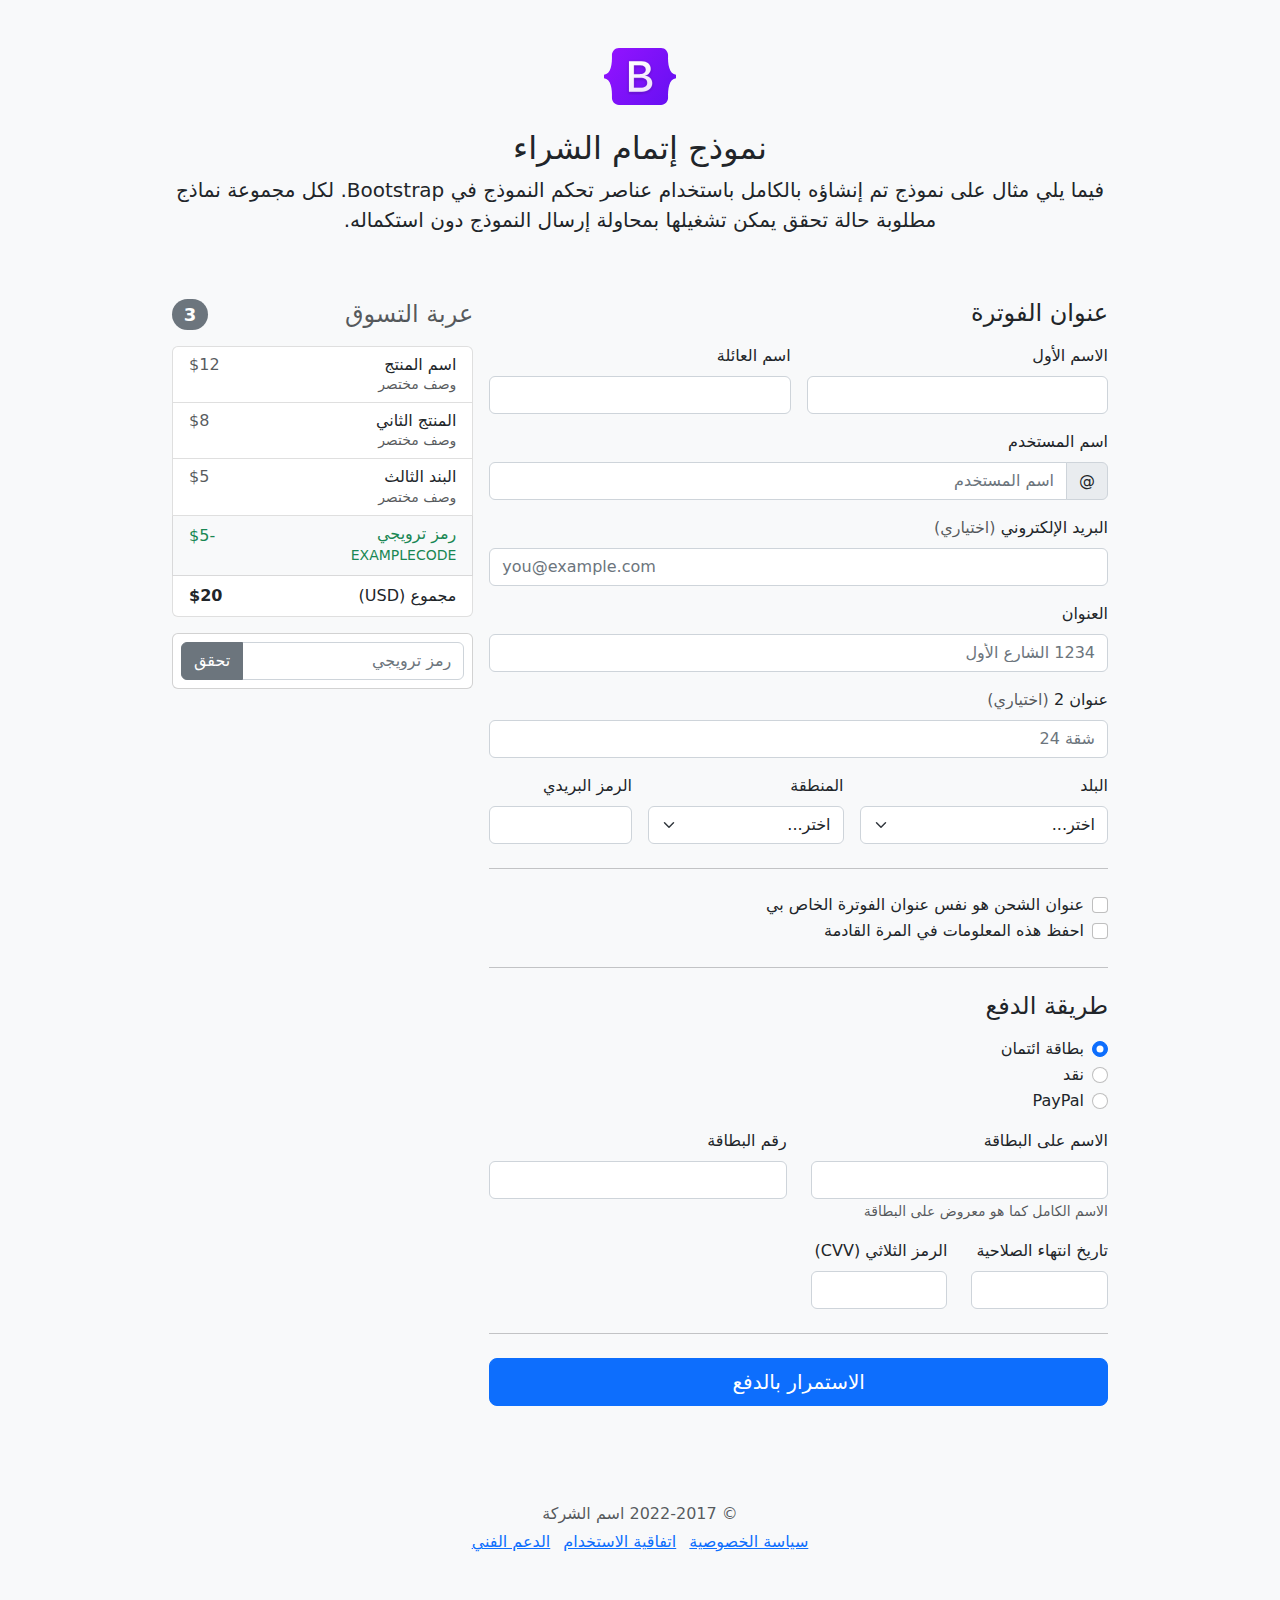
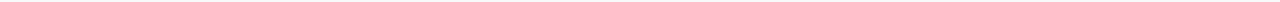
<file: clone2/bootstrap-5.2.0-beta1-examples/checkout-rtl/index.html>
<!doctype html>
<html lang="ar" dir="rtl">
  <head>
    <meta charset="utf-8">
    <meta name="viewport" content="width=device-width, initial-scale=1">
    <meta name="description" content="">
    <meta name="author" content="Mark Otto, Jacob Thornton, and Bootstrap contributors">
    <meta name="generator" content="Hugo 0.98.0">
    <title>مثال إتمام الشراء · Bootstrap v5.2</title>

    <link rel="canonical" href="https://getbootstrap.com/docs/5.2/examples/checkout-rtl/">

    

    

<link href="../assets/dist/css/bootstrap.rtl.min.css" rel="stylesheet">

    <style>
      .bd-placeholder-img {
        font-size: 1.125rem;
        text-anchor: middle;
        -webkit-user-select: none;
        -moz-user-select: none;
        user-select: none;
      }

      @media (min-width: 768px) {
        .bd-placeholder-img-lg {
          font-size: 3.5rem;
        }
      }

      .b-example-divider {
        height: 3rem;
        background-color: rgba(0, 0, 0, .1);
        border: solid rgba(0, 0, 0, .15);
        border-width: 1px 0;
        box-shadow: inset 0 .5em 1.5em rgba(0, 0, 0, .1), inset 0 .125em .5em rgba(0, 0, 0, .15);
      }

      .b-example-vr {
        flex-shrink: 0;
        width: 1.5rem;
        height: 100vh;
      }

      .bi {
        vertical-align: -.125em;
        fill: currentColor;
      }

      .nav-scroller {
        position: relative;
        z-index: 2;
        height: 2.75rem;
        overflow-y: hidden;
      }

      .nav-scroller .nav {
        display: flex;
        flex-wrap: nowrap;
        padding-bottom: 1rem;
        margin-top: -1px;
        overflow-x: auto;
        text-align: center;
        white-space: nowrap;
        -webkit-overflow-scrolling: touch;
      }
    </style>

    
    <!-- Custom styles for this template -->
    <link href="../checkout/form-validation.css" rel="stylesheet">
  </head>
  <body class="bg-light">
    
<div class="container">
  <main>
    <div class="py-5 text-center">
      <img class="d-block mx-auto mb-4" src="../assets/brand/bootstrap-logo.svg" alt="" width="72" height="57">
      <h2>نموذج إتمام الشراء</h2>
      <p class="lead">فيما يلي مثال على نموذج تم إنشاؤه بالكامل باستخدام عناصر تحكم النموذج في Bootstrap. لكل مجموعة نماذج مطلوبة حالة تحقق يمكن تشغيلها بمحاولة إرسال النموذج دون استكماله.</p>
    </div>

    <div class="row g-3">
      <div class="col-md-5 col-lg-4 order-md-last">
        <h4 class="d-flex justify-content-between align-items-center mb-3">
          <span class="text-muted">عربة التسوق</span>
          <span class="badge bg-secondary rounded-pill">3</span>
        </h4>
        <ul class="list-group mb-3">
          <li class="list-group-item d-flex justify-content-between lh-sm">
            <div>
              <h6 class="my-0">اسم المنتج</h6>
              <small class="text-muted">وصف مختصر</small>
            </div>
            <span class="text-muted">$12</span>
          </li>
          <li class="list-group-item d-flex justify-content-between lh-sm">
            <div>
              <h6 class="my-0">المنتج الثاني</h6>
              <small class="text-muted">وصف مختصر</small>
            </div>
            <span class="text-muted">$8</span>
          </li>
          <li class="list-group-item d-flex justify-content-between lh-sm">
            <div>
              <h6 class="my-0">البند الثالث</h6>
              <small class="text-muted">وصف مختصر</small>
            </div>
            <span class="text-muted">$5</span>
          </li>
          <li class="list-group-item d-flex justify-content-between bg-light">
            <div class="text-success">
              <h6 class="my-0">رمز ترويجي</h6>
              <small>EXAMPLECODE</small>
            </div>
            <span class="text-success">-$5</span>
          </li>
          <li class="list-group-item d-flex justify-content-between">
            <span>مجموع (USD)</span>
            <strong>$20</strong>
          </li>
        </ul>

        <form class="card p-2">
          <div class="input-group">
            <input type="text" class="form-control" placeholder="رمز ترويجي">
            <button type="submit" class="btn btn-secondary">تحقق</button>
          </div>
        </form>
      </div>
      <div class="col-md-7 col-lg-8">
        <h4 class="mb-3">عنوان الفوترة</h4>
        <form class="needs-validation" novalidate>
          <div class="row g-3">
            <div class="col-sm-6">
              <label for="firstName" class="form-label">الاسم الأول</label>
              <input type="text" class="form-control" id="firstName" placeholder="" value="" required>
              <div class="invalid-feedback">
                يرجى إدخال اسم أول صحيح.
              </div>
            </div>

            <div class="col-sm-6">
              <label for="lastName" class="form-label">اسم العائلة</label>
              <input type="text" class="form-control" id="lastName" placeholder="" value="" required>
              <div class="invalid-feedback">
                يرجى إدخال اسم عائلة صحيح.
              </div>
            </div>

            <div class="col-12">
              <label for="username" class="form-label">اسم المستخدم</label>
              <div class="input-group has-validation">
                <span class="input-group-text">@</span>
                <input type="text" class="form-control" id="username" placeholder="اسم المستخدم" required>
              <div class="invalid-feedback">
                اسم المستخدم الخاص بك مطلوب.
                </div>
              </div>
            </div>

            <div class="col-12">
              <label for="email" class="form-label">البريد الإلكتروني <span class="text-muted">(اختياري)</span></label>
              <input type="email" class="form-control" id="email" placeholder="you@example.com">
              <div class="invalid-feedback">
                يرجى إدخال عنوان بريد إلكتروني صحيح لتصلكم تحديثات الشحن.
              </div>
            </div>

            <div class="col-12">
              <label for="address" class="form-label">العنوان</label>
              <input type="text" class="form-control" id="address" placeholder="1234 الشارع الأول" required>
              <div class="invalid-feedback">
                يرجى إدخال عنوان الشحن الخاص بك.
              </div>
            </div>

            <div class="col-12">
              <label for="address2" class="form-label">عنوان 2 <span class="text-muted">(اختياري)</span></label>
              <input type="text" class="form-control" id="address2" placeholder="شقة 24">
            </div>

            <div class="col-md-5">
              <label for="country" class="form-label">البلد</label>
              <select class="form-select" id="country" required>
                <option value="">اختر...</option>
                <option>الولايات المتحدة الأمريكية</option>
              </select>
              <div class="invalid-feedback">
                يرجى اختيار بلد صحيح.
              </div>
            </div>

            <div class="col-md-4">
              <label for="state" class="form-label">المنطقة</label>
              <select class="form-select" id="state" required>
                <option value="">اختر...</option>
                <option>كاليفورنيا</option>
              </select>
              <div class="invalid-feedback">
                يرجى اختيار اسم منطقة صحيح.
              </div>
            </div>

            <div class="col-md-3">
              <label for="zip" class="form-label">الرمز البريدي</label>
              <input type="text" class="form-control" id="zip" placeholder="" required>
              <div class="invalid-feedback">
                الرمز البريدي مطلوب.
              </div>
            </div>
          </div>

          <hr class="my-4">

          <div class="form-check">
            <input type="checkbox" class="form-check-input" id="same-address">
            <label class="form-check-label" for="same-address">عنوان الشحن هو نفس عنوان الفوترة الخاص بي</label>
          </div>

          <div class="form-check">
            <input type="checkbox" class="form-check-input" id="save-info">
            <label class="form-check-label" for="save-info">احفظ هذه المعلومات في المرة القادمة</label>
          </div>

          <hr class="my-4">

          <h4 class="mb-3">طريقة الدفع</h4>

          <div class="my-3">
            <div class="form-check">
              <input id="credit" name="paymentMethod" type="radio" class="form-check-input" checked required>
              <label class="form-check-label" for="credit">بطاقة ائتمان</label>
            </div>
            <div class="form-check">
              <input id="cash" name="paymentMethod" type="radio" class="form-check-input" required>
              <label class="form-check-label" for="cash">نقد</label>
            </div>
            <div class="form-check">
              <input id="paypal" name="paymentMethod" type="radio" class="form-check-input" required>
              <label class="form-check-label" for="paypal">PayPal</label>
            </div>
          </div>

          <div class="row gy-3">
            <div class="col-md-6">
              <label for="cc-name" class="form-label">الاسم على البطاقة</label>
              <input type="text" class="form-control" id="cc-name" placeholder="" required>
              <small class="text-muted">الاسم الكامل كما هو معروض على البطاقة</small>
              <div class="invalid-feedback">
                الاسم على البطاقة مطلوب
              </div>
            </div>

            <div class="col-md-6">
              <label for="cc-number" class="form-label">رقم البطاقة</label>
              <input type="text" class="form-control" id="cc-number" placeholder="" required>
              <div class="invalid-feedback">
                رقم بطاقة الائتمان مطلوب
              </div>
            </div>

            <div class="col-md-3">
              <label for="cc-expiration" class="form-label">تاريخ انتهاء الصلاحية</label>
              <input type="text" class="form-control" id="cc-expiration" placeholder="" required>
              <div class="invalid-feedback">
                تاريخ انتهاء الصلاحية مطلوب
              </div>
            </div>

            <div class="col-md-3">
              <label for="cc-cvv" class="form-label">الرمز الثلاثي (CVV)</label>
              <input type="text" class="form-control" id="cc-cvv" placeholder="" required>
              <div class="invalid-feedback">
                رمز الحماية مطلوب
              </div>
            </div>
          </div>

          <hr class="my-4">

          <button class="w-100 btn btn-primary btn-lg" type="submit">الاستمرار بالدفع</button>
        </form>
      </div>
    </div>
  </main>
  <footer class="my-5 pt-5 text-muted text-center text-small">
    <p class="mb-1">&copy; 2022-2017 اسم الشركة</p>
    <ul class="list-inline">
      <li class="list-inline-item"><a href="#">سياسة الخصوصية</a></li>
      <li class="list-inline-item"><a href="#">اتفاقية الاستخدام</a></li>
      <li class="list-inline-item"><a href="#">الدعم الفني</a></li>
    </ul>
  </footer>
</div>


    <script src="../assets/dist/js/bootstrap.bundle.min.js"></script>

      <script src="../checkout/form-validation.js"></script>
  </body>
</html>
</file>
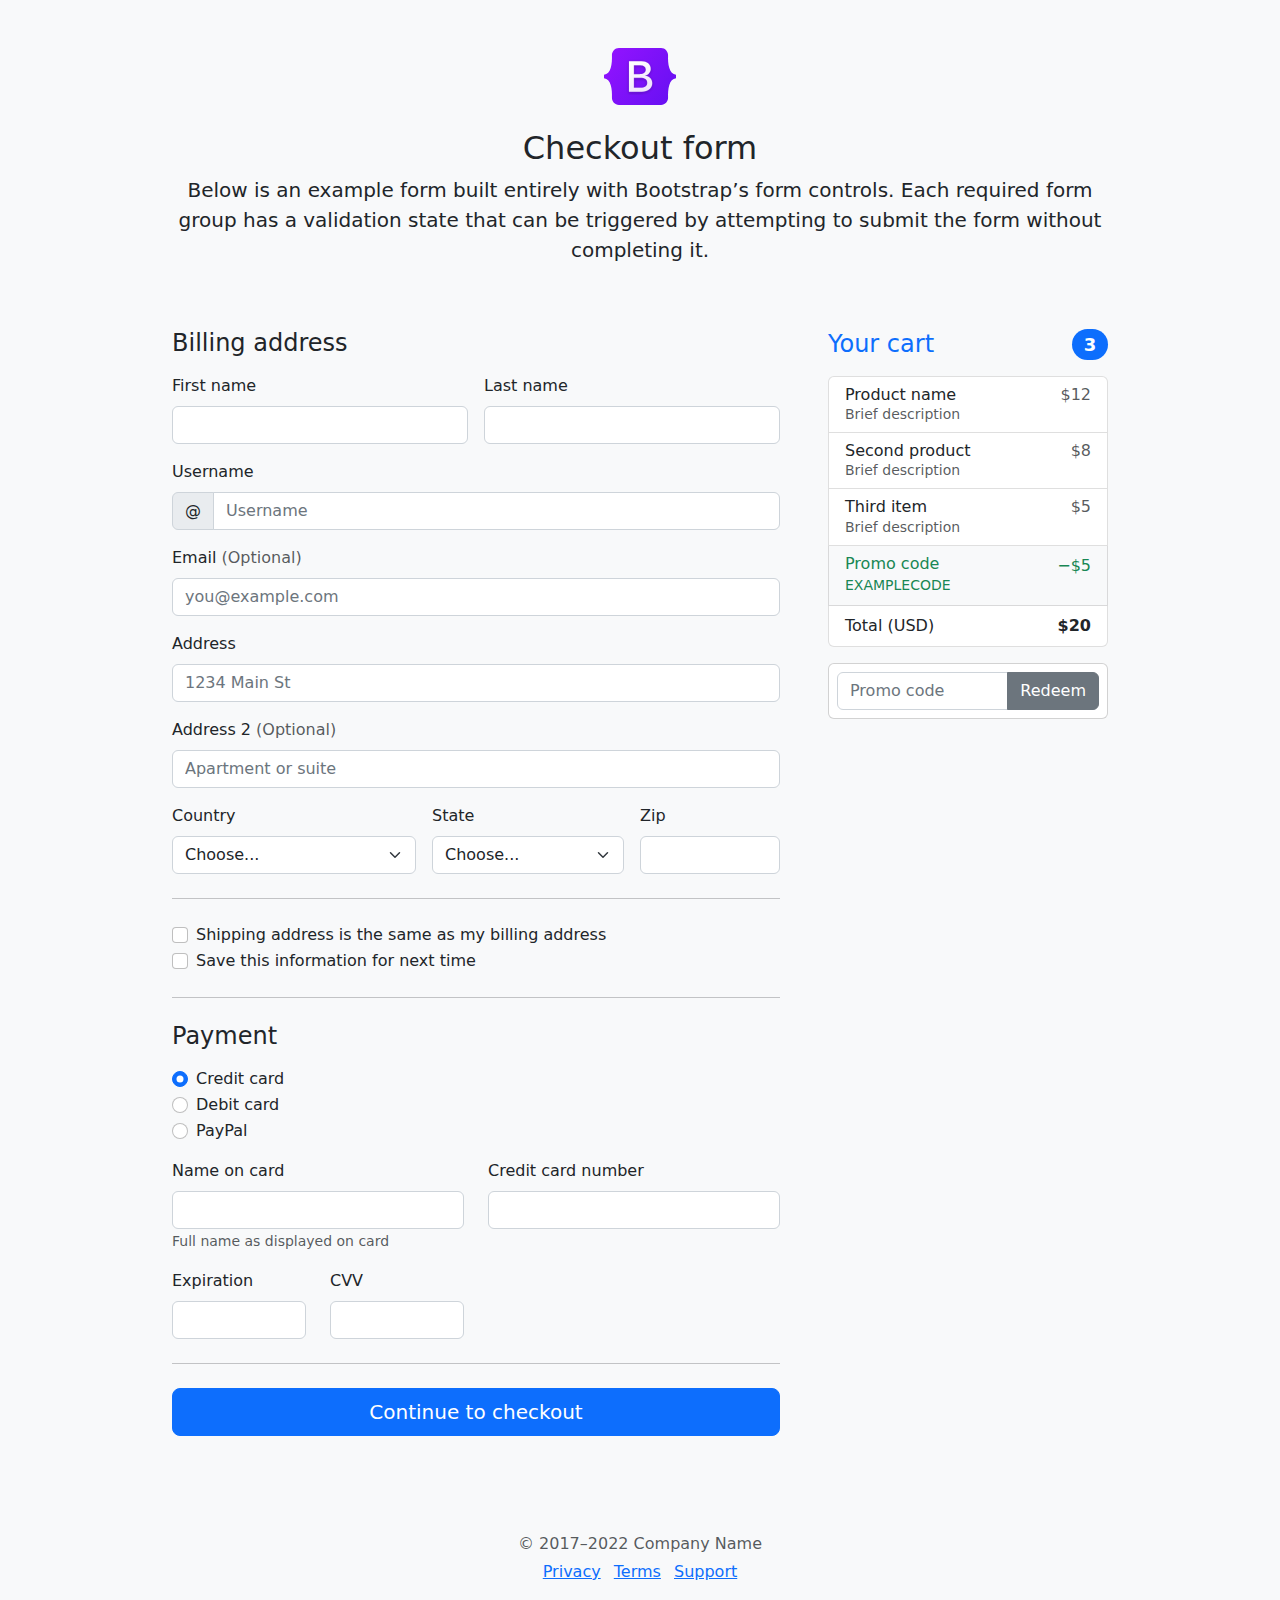
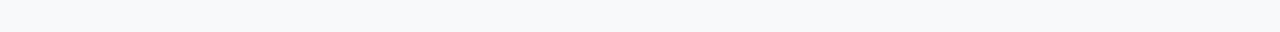
<file: clone2/bootstrap-5.2.0-beta1-examples/checkout/index.html>
<!doctype html>
<html lang="en">
  <head>
    <meta charset="utf-8">
    <meta name="viewport" content="width=device-width, initial-scale=1">
    <meta name="description" content="">
    <meta name="author" content="Mark Otto, Jacob Thornton, and Bootstrap contributors">
    <meta name="generator" content="Hugo 0.98.0">
    <title>Checkout example · Bootstrap v5.2</title>

    <link rel="canonical" href="https://getbootstrap.com/docs/5.2/examples/checkout/">

    

    

<link href="../assets/dist/css/bootstrap.min.css" rel="stylesheet">

    <style>
      .bd-placeholder-img {
        font-size: 1.125rem;
        text-anchor: middle;
        -webkit-user-select: none;
        -moz-user-select: none;
        user-select: none;
      }

      @media (min-width: 768px) {
        .bd-placeholder-img-lg {
          font-size: 3.5rem;
        }
      }

      .b-example-divider {
        height: 3rem;
        background-color: rgba(0, 0, 0, .1);
        border: solid rgba(0, 0, 0, .15);
        border-width: 1px 0;
        box-shadow: inset 0 .5em 1.5em rgba(0, 0, 0, .1), inset 0 .125em .5em rgba(0, 0, 0, .15);
      }

      .b-example-vr {
        flex-shrink: 0;
        width: 1.5rem;
        height: 100vh;
      }

      .bi {
        vertical-align: -.125em;
        fill: currentColor;
      }

      .nav-scroller {
        position: relative;
        z-index: 2;
        height: 2.75rem;
        overflow-y: hidden;
      }

      .nav-scroller .nav {
        display: flex;
        flex-wrap: nowrap;
        padding-bottom: 1rem;
        margin-top: -1px;
        overflow-x: auto;
        text-align: center;
        white-space: nowrap;
        -webkit-overflow-scrolling: touch;
      }
    </style>

    
    <!-- Custom styles for this template -->
    <link href="form-validation.css" rel="stylesheet">
  </head>
  <body class="bg-light">
    
<div class="container">
  <main>
    <div class="py-5 text-center">
      <img class="d-block mx-auto mb-4" src="../assets/brand/bootstrap-logo.svg" alt="" width="72" height="57">
      <h2>Checkout form</h2>
      <p class="lead">Below is an example form built entirely with Bootstrap’s form controls. Each required form group has a validation state that can be triggered by attempting to submit the form without completing it.</p>
    </div>

    <div class="row g-5">
      <div class="col-md-5 col-lg-4 order-md-last">
        <h4 class="d-flex justify-content-between align-items-center mb-3">
          <span class="text-primary">Your cart</span>
          <span class="badge bg-primary rounded-pill">3</span>
        </h4>
        <ul class="list-group mb-3">
          <li class="list-group-item d-flex justify-content-between lh-sm">
            <div>
              <h6 class="my-0">Product name</h6>
              <small class="text-muted">Brief description</small>
            </div>
            <span class="text-muted">$12</span>
          </li>
          <li class="list-group-item d-flex justify-content-between lh-sm">
            <div>
              <h6 class="my-0">Second product</h6>
              <small class="text-muted">Brief description</small>
            </div>
            <span class="text-muted">$8</span>
          </li>
          <li class="list-group-item d-flex justify-content-between lh-sm">
            <div>
              <h6 class="my-0">Third item</h6>
              <small class="text-muted">Brief description</small>
            </div>
            <span class="text-muted">$5</span>
          </li>
          <li class="list-group-item d-flex justify-content-between bg-light">
            <div class="text-success">
              <h6 class="my-0">Promo code</h6>
              <small>EXAMPLECODE</small>
            </div>
            <span class="text-success">−$5</span>
          </li>
          <li class="list-group-item d-flex justify-content-between">
            <span>Total (USD)</span>
            <strong>$20</strong>
          </li>
        </ul>

        <form class="card p-2">
          <div class="input-group">
            <input type="text" class="form-control" placeholder="Promo code">
            <button type="submit" class="btn btn-secondary">Redeem</button>
          </div>
        </form>
      </div>
      <div class="col-md-7 col-lg-8">
        <h4 class="mb-3">Billing address</h4>
        <form class="needs-validation" novalidate>
          <div class="row g-3">
            <div class="col-sm-6">
              <label for="firstName" class="form-label">First name</label>
              <input type="text" class="form-control" id="firstName" placeholder="" value="" required>
              <div class="invalid-feedback">
                Valid first name is required.
              </div>
            </div>

            <div class="col-sm-6">
              <label for="lastName" class="form-label">Last name</label>
              <input type="text" class="form-control" id="lastName" placeholder="" value="" required>
              <div class="invalid-feedback">
                Valid last name is required.
              </div>
            </div>

            <div class="col-12">
              <label for="username" class="form-label">Username</label>
              <div class="input-group has-validation">
                <span class="input-group-text">@</span>
                <input type="text" class="form-control" id="username" placeholder="Username" required>
              <div class="invalid-feedback">
                  Your username is required.
                </div>
              </div>
            </div>

            <div class="col-12">
              <label for="email" class="form-label">Email <span class="text-muted">(Optional)</span></label>
              <input type="email" class="form-control" id="email" placeholder="you@example.com">
              <div class="invalid-feedback">
                Please enter a valid email address for shipping updates.
              </div>
            </div>

            <div class="col-12">
              <label for="address" class="form-label">Address</label>
              <input type="text" class="form-control" id="address" placeholder="1234 Main St" required>
              <div class="invalid-feedback">
                Please enter your shipping address.
              </div>
            </div>

            <div class="col-12">
              <label for="address2" class="form-label">Address 2 <span class="text-muted">(Optional)</span></label>
              <input type="text" class="form-control" id="address2" placeholder="Apartment or suite">
            </div>

            <div class="col-md-5">
              <label for="country" class="form-label">Country</label>
              <select class="form-select" id="country" required>
                <option value="">Choose...</option>
                <option>United States</option>
              </select>
              <div class="invalid-feedback">
                Please select a valid country.
              </div>
            </div>

            <div class="col-md-4">
              <label for="state" class="form-label">State</label>
              <select class="form-select" id="state" required>
                <option value="">Choose...</option>
                <option>California</option>
              </select>
              <div class="invalid-feedback">
                Please provide a valid state.
              </div>
            </div>

            <div class="col-md-3">
              <label for="zip" class="form-label">Zip</label>
              <input type="text" class="form-control" id="zip" placeholder="" required>
              <div class="invalid-feedback">
                Zip code required.
              </div>
            </div>
          </div>

          <hr class="my-4">

          <div class="form-check">
            <input type="checkbox" class="form-check-input" id="same-address">
            <label class="form-check-label" for="same-address">Shipping address is the same as my billing address</label>
          </div>

          <div class="form-check">
            <input type="checkbox" class="form-check-input" id="save-info">
            <label class="form-check-label" for="save-info">Save this information for next time</label>
          </div>

          <hr class="my-4">

          <h4 class="mb-3">Payment</h4>

          <div class="my-3">
            <div class="form-check">
              <input id="credit" name="paymentMethod" type="radio" class="form-check-input" checked required>
              <label class="form-check-label" for="credit">Credit card</label>
            </div>
            <div class="form-check">
              <input id="debit" name="paymentMethod" type="radio" class="form-check-input" required>
              <label class="form-check-label" for="debit">Debit card</label>
            </div>
            <div class="form-check">
              <input id="paypal" name="paymentMethod" type="radio" class="form-check-input" required>
              <label class="form-check-label" for="paypal">PayPal</label>
            </div>
          </div>

          <div class="row gy-3">
            <div class="col-md-6">
              <label for="cc-name" class="form-label">Name on card</label>
              <input type="text" class="form-control" id="cc-name" placeholder="" required>
              <small class="text-muted">Full name as displayed on card</small>
              <div class="invalid-feedback">
                Name on card is required
              </div>
            </div>

            <div class="col-md-6">
              <label for="cc-number" class="form-label">Credit card number</label>
              <input type="text" class="form-control" id="cc-number" placeholder="" required>
              <div class="invalid-feedback">
                Credit card number is required
              </div>
            </div>

            <div class="col-md-3">
              <label for="cc-expiration" class="form-label">Expiration</label>
              <input type="text" class="form-control" id="cc-expiration" placeholder="" required>
              <div class="invalid-feedback">
                Expiration date required
              </div>
            </div>

            <div class="col-md-3">
              <label for="cc-cvv" class="form-label">CVV</label>
              <input type="text" class="form-control" id="cc-cvv" placeholder="" required>
              <div class="invalid-feedback">
                Security code required
              </div>
            </div>
          </div>

          <hr class="my-4">

          <button class="w-100 btn btn-primary btn-lg" type="submit">Continue to checkout</button>
        </form>
      </div>
    </div>
  </main>

  <footer class="my-5 pt-5 text-muted text-center text-small">
    <p class="mb-1">&copy; 2017–2022 Company Name</p>
    <ul class="list-inline">
      <li class="list-inline-item"><a href="#">Privacy</a></li>
      <li class="list-inline-item"><a href="#">Terms</a></li>
      <li class="list-inline-item"><a href="#">Support</a></li>
    </ul>
  </footer>
</div>


    <script src="../assets/dist/js/bootstrap.bundle.min.js"></script>

      <script src="form-validation.js"></script>
  </body>
</html>
</file>
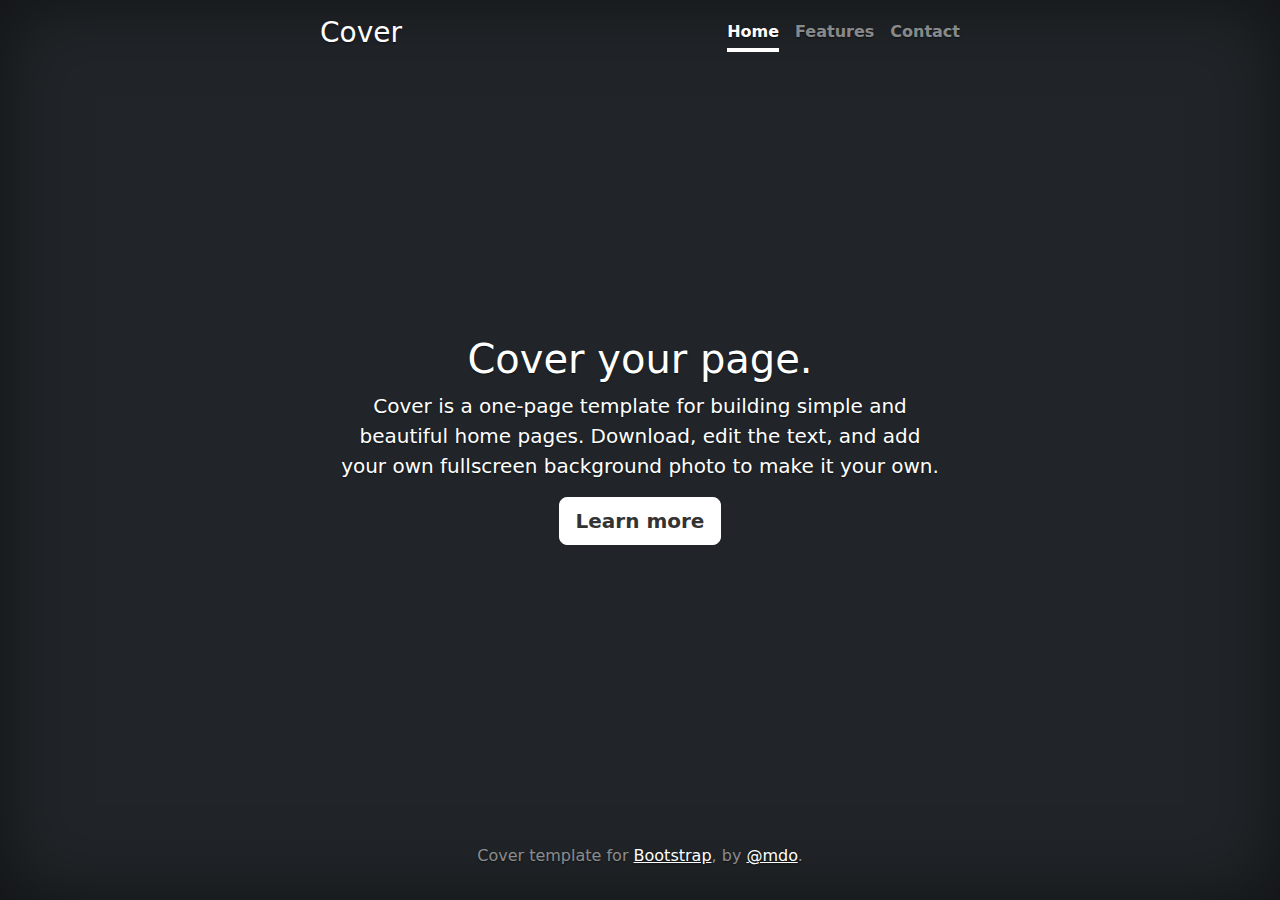
<file: clone2/bootstrap-5.2.0-beta1-examples/cover/index.html>
<!doctype html>
<html lang="en" class="h-100">
  <head>
    <meta charset="utf-8">
    <meta name="viewport" content="width=device-width, initial-scale=1">
    <meta name="description" content="">
    <meta name="author" content="Mark Otto, Jacob Thornton, and Bootstrap contributors">
    <meta name="generator" content="Hugo 0.98.0">
    <title>Cover Template · Bootstrap v5.2</title>

    <link rel="canonical" href="https://getbootstrap.com/docs/5.2/examples/cover/">

    

    

<link href="../assets/dist/css/bootstrap.min.css" rel="stylesheet">

    <style>
      .bd-placeholder-img {
        font-size: 1.125rem;
        text-anchor: middle;
        -webkit-user-select: none;
        -moz-user-select: none;
        user-select: none;
      }

      @media (min-width: 768px) {
        .bd-placeholder-img-lg {
          font-size: 3.5rem;
        }
      }

      .b-example-divider {
        height: 3rem;
        background-color: rgba(0, 0, 0, .1);
        border: solid rgba(0, 0, 0, .15);
        border-width: 1px 0;
        box-shadow: inset 0 .5em 1.5em rgba(0, 0, 0, .1), inset 0 .125em .5em rgba(0, 0, 0, .15);
      }

      .b-example-vr {
        flex-shrink: 0;
        width: 1.5rem;
        height: 100vh;
      }

      .bi {
        vertical-align: -.125em;
        fill: currentColor;
      }

      .nav-scroller {
        position: relative;
        z-index: 2;
        height: 2.75rem;
        overflow-y: hidden;
      }

      .nav-scroller .nav {
        display: flex;
        flex-wrap: nowrap;
        padding-bottom: 1rem;
        margin-top: -1px;
        overflow-x: auto;
        text-align: center;
        white-space: nowrap;
        -webkit-overflow-scrolling: touch;
      }
    </style>

    
    <!-- Custom styles for this template -->
    <link href="cover.css" rel="stylesheet">
  </head>
  <body class="d-flex h-100 text-center text-white bg-dark">
    
<div class="cover-container d-flex w-100 h-100 p-3 mx-auto flex-column">
  <header class="mb-auto">
    <div>
      <h3 class="float-md-start mb-0">Cover</h3>
      <nav class="nav nav-masthead justify-content-center float-md-end">
        <a class="nav-link fw-bold py-1 px-0 active" aria-current="page" href="#">Home</a>
        <a class="nav-link fw-bold py-1 px-0" href="#">Features</a>
        <a class="nav-link fw-bold py-1 px-0" href="#">Contact</a>
      </nav>
    </div>
  </header>

  <main class="px-3">
    <h1>Cover your page.</h1>
    <p class="lead">Cover is a one-page template for building simple and beautiful home pages. Download, edit the text, and add your own fullscreen background photo to make it your own.</p>
    <p class="lead">
      <a href="#" class="btn btn-lg btn-secondary fw-bold border-white bg-white">Learn more</a>
    </p>
  </main>

  <footer class="mt-auto text-white-50">
    <p>Cover template for <a href="https://getbootstrap.com/" class="text-white">Bootstrap</a>, by <a href="https://twitter.com/mdo" class="text-white">@mdo</a>.</p>
  </footer>
</div>


    
  </body>
</html>
</file>
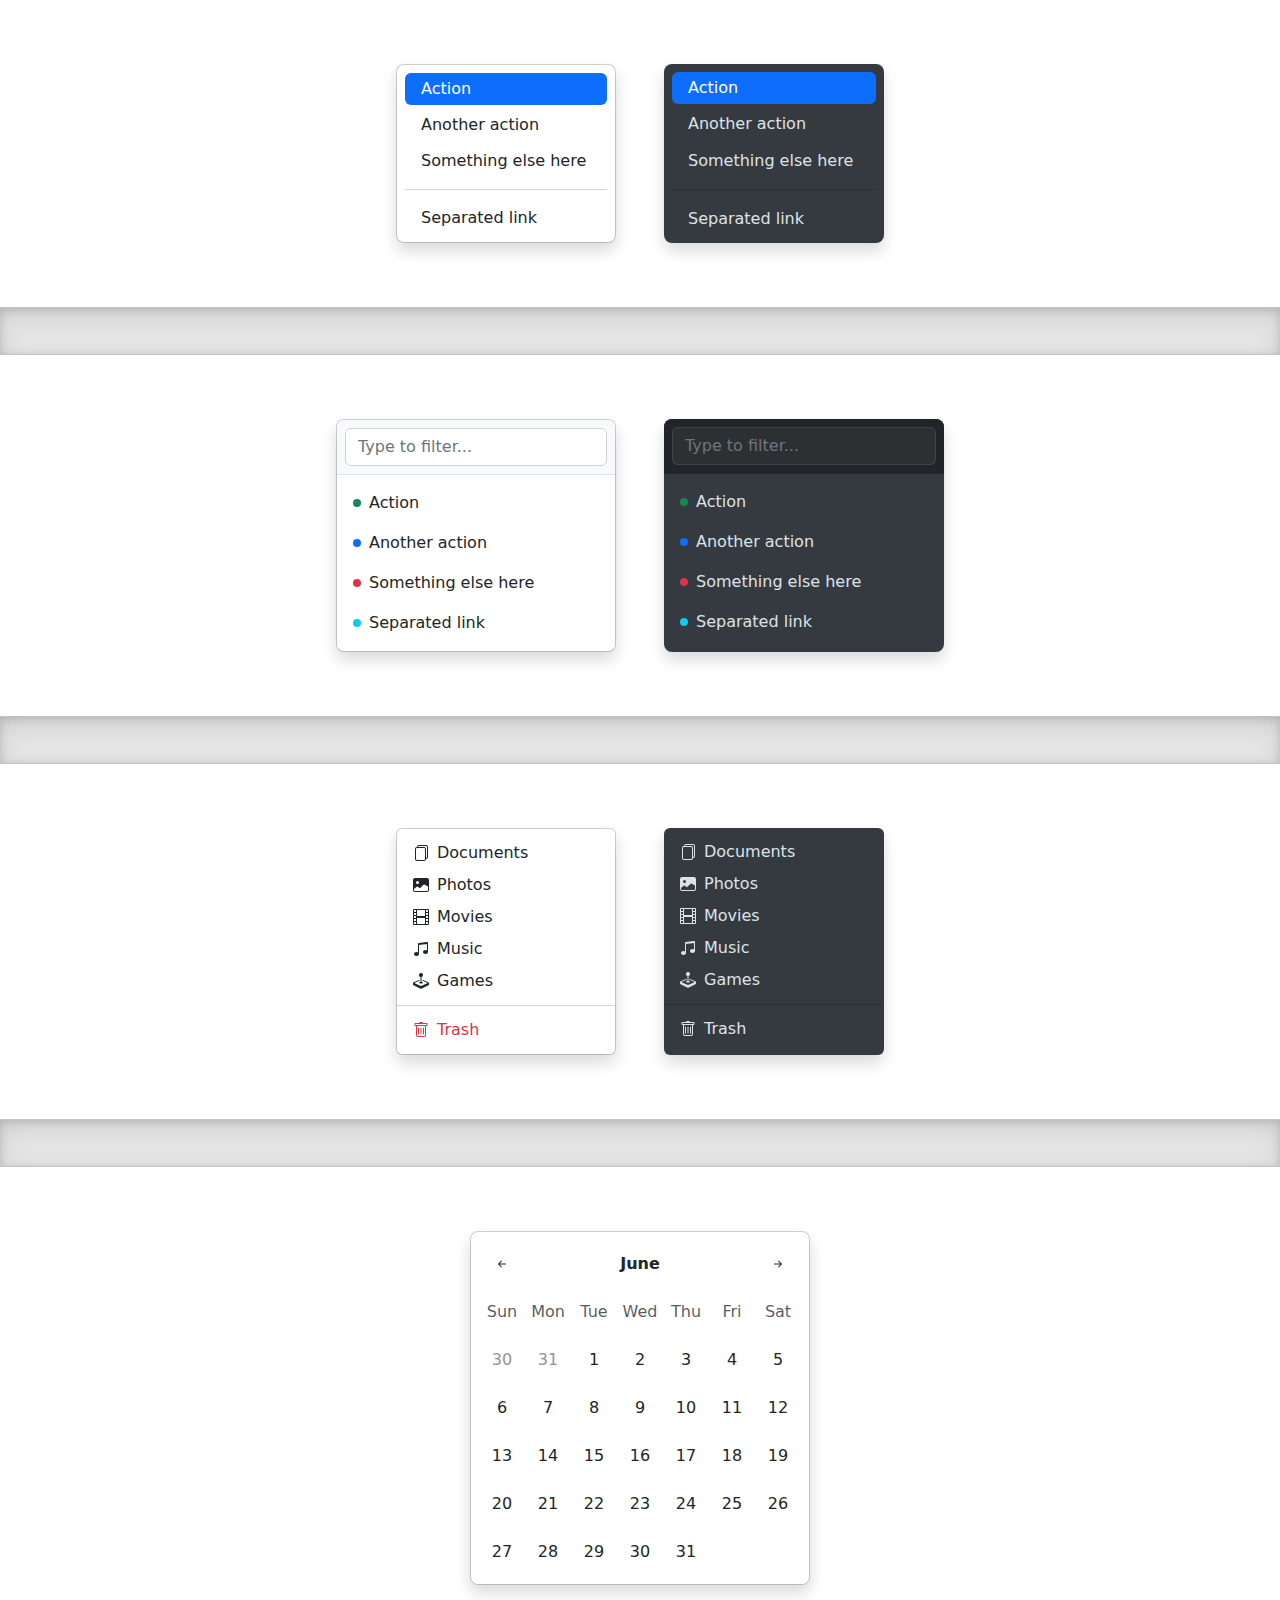
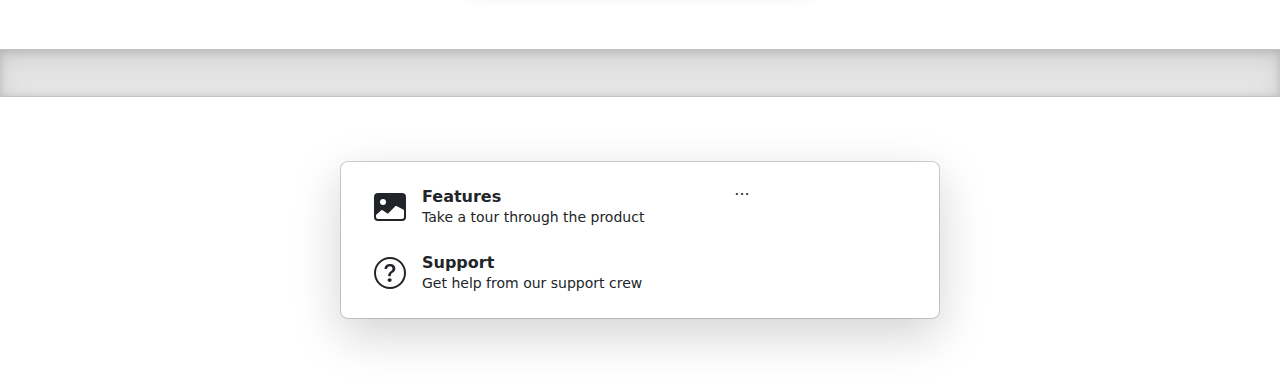
<file: clone2/bootstrap-5.2.0-beta1-examples/dropdowns/index.html>
<!doctype html>
<html lang="en">
  <head>
    <meta charset="utf-8">
    <meta name="viewport" content="width=device-width, initial-scale=1">
    <meta name="description" content="">
    <meta name="author" content="Mark Otto, Jacob Thornton, and Bootstrap contributors">
    <meta name="generator" content="Hugo 0.98.0">
    <title>Dropdowns · Bootstrap v5.2</title>

    <link rel="canonical" href="https://getbootstrap.com/docs/5.2/examples/dropdowns/">

    

    

<link href="../assets/dist/css/bootstrap.min.css" rel="stylesheet">

    <style>
      .bd-placeholder-img {
        font-size: 1.125rem;
        text-anchor: middle;
        -webkit-user-select: none;
        -moz-user-select: none;
        user-select: none;
      }

      @media (min-width: 768px) {
        .bd-placeholder-img-lg {
          font-size: 3.5rem;
        }
      }

      .b-example-divider {
        height: 3rem;
        background-color: rgba(0, 0, 0, .1);
        border: solid rgba(0, 0, 0, .15);
        border-width: 1px 0;
        box-shadow: inset 0 .5em 1.5em rgba(0, 0, 0, .1), inset 0 .125em .5em rgba(0, 0, 0, .15);
      }

      .b-example-vr {
        flex-shrink: 0;
        width: 1.5rem;
        height: 100vh;
      }

      .bi {
        vertical-align: -.125em;
        fill: currentColor;
      }

      .nav-scroller {
        position: relative;
        z-index: 2;
        height: 2.75rem;
        overflow-y: hidden;
      }

      .nav-scroller .nav {
        display: flex;
        flex-wrap: nowrap;
        padding-bottom: 1rem;
        margin-top: -1px;
        overflow-x: auto;
        text-align: center;
        white-space: nowrap;
        -webkit-overflow-scrolling: touch;
      }
    </style>

    
    <!-- Custom styles for this template -->
    <link href="dropdowns.css" rel="stylesheet">
  </head>
  <body>
    
<svg xmlns="http://www.w3.org/2000/svg" style="display: none;">
  <symbol id="bootstrap" viewBox="0 0 118 94">
    <title>Bootstrap</title>
    <path fill-rule="evenodd" clip-rule="evenodd" d="M24.509 0c-6.733 0-11.715 5.893-11.492 12.284.214 6.14-.064 14.092-2.066 20.577C8.943 39.365 5.547 43.485 0 44.014v5.972c5.547.529 8.943 4.649 10.951 11.153 2.002 6.485 2.28 14.437 2.066 20.577C12.794 88.106 17.776 94 24.51 94H93.5c6.733 0 11.714-5.893 11.491-12.284-.214-6.14.064-14.092 2.066-20.577 2.009-6.504 5.396-10.624 10.943-11.153v-5.972c-5.547-.529-8.934-4.649-10.943-11.153-2.002-6.484-2.28-14.437-2.066-20.577C105.214 5.894 100.233 0 93.5 0H24.508zM80 57.863C80 66.663 73.436 72 62.543 72H44a2 2 0 01-2-2V24a2 2 0 012-2h18.437c9.083 0 15.044 4.92 15.044 12.474 0 5.302-4.01 10.049-9.119 10.88v.277C75.317 46.394 80 51.21 80 57.863zM60.521 28.34H49.948v14.934h8.905c6.884 0 10.68-2.772 10.68-7.727 0-4.643-3.264-7.207-9.012-7.207zM49.948 49.2v16.458H60.91c7.167 0 10.964-2.876 10.964-8.281 0-5.406-3.903-8.178-11.425-8.178H49.948z"></path>
  </symbol>

  <symbol id="exclamation-triangle-fill" viewBox="0 0 16 16">
    <path d="M8.982 1.566a1.13 1.13 0 0 0-1.96 0L.165 13.233c-.457.778.091 1.767.98 1.767h13.713c.889 0 1.438-.99.98-1.767L8.982 1.566zM8 5c.535 0 .954.462.9.995l-.35 3.507a.552.552 0 0 1-1.1 0L7.1 5.995A.905.905 0 0 1 8 5zm.002 6a1 1 0 1 1 0 2 1 1 0 0 1 0-2z"/>
  </symbol>

  <symbol id="check2" viewBox="0 0 16 16">
    <path d="M13.854 3.646a.5.5 0 0 1 0 .708l-7 7a.5.5 0 0 1-.708 0l-3.5-3.5a.5.5 0 1 1 .708-.708L6.5 10.293l6.646-6.647a.5.5 0 0 1 .708 0z"/>
  </symbol>

  <symbol id="check2-circle" viewBox="0 0 16 16">
    <path d="M2.5 8a5.5 5.5 0 0 1 8.25-4.764.5.5 0 0 0 .5-.866A6.5 6.5 0 1 0 14.5 8a.5.5 0 0 0-1 0 5.5 5.5 0 1 1-11 0z"/>
    <path d="M15.354 3.354a.5.5 0 0 0-.708-.708L8 9.293 5.354 6.646a.5.5 0 1 0-.708.708l3 3a.5.5 0 0 0 .708 0l7-7z"/>
  </symbol>

  <symbol id="bookmark-star" viewBox="0 0 16 16">
    <path d="M7.84 4.1a.178.178 0 0 1 .32 0l.634 1.285a.178.178 0 0 0 .134.098l1.42.206c.145.021.204.2.098.303L9.42 6.993a.178.178 0 0 0-.051.158l.242 1.414a.178.178 0 0 1-.258.187l-1.27-.668a.178.178 0 0 0-.165 0l-1.27.668a.178.178 0 0 1-.257-.187l.242-1.414a.178.178 0 0 0-.05-.158l-1.03-1.001a.178.178 0 0 1 .098-.303l1.42-.206a.178.178 0 0 0 .134-.098L7.84 4.1z"/>
    <path d="M2 2a2 2 0 0 1 2-2h8a2 2 0 0 1 2 2v13.5a.5.5 0 0 1-.777.416L8 13.101l-5.223 2.815A.5.5 0 0 1 2 15.5V2zm2-1a1 1 0 0 0-1 1v12.566l4.723-2.482a.5.5 0 0 1 .554 0L13 14.566V2a1 1 0 0 0-1-1H4z"/>
  </symbol>

  <symbol id="grid-fill" viewBox="0 0 16 16">
    <path d="M1 2.5A1.5 1.5 0 0 1 2.5 1h3A1.5 1.5 0 0 1 7 2.5v3A1.5 1.5 0 0 1 5.5 7h-3A1.5 1.5 0 0 1 1 5.5v-3zm8 0A1.5 1.5 0 0 1 10.5 1h3A1.5 1.5 0 0 1 15 2.5v3A1.5 1.5 0 0 1 13.5 7h-3A1.5 1.5 0 0 1 9 5.5v-3zm-8 8A1.5 1.5 0 0 1 2.5 9h3A1.5 1.5 0 0 1 7 10.5v3A1.5 1.5 0 0 1 5.5 15h-3A1.5 1.5 0 0 1 1 13.5v-3zm8 0A1.5 1.5 0 0 1 10.5 9h3a1.5 1.5 0 0 1 1.5 1.5v3a1.5 1.5 0 0 1-1.5 1.5h-3A1.5 1.5 0 0 1 9 13.5v-3z"/>
  </symbol>

  <symbol id="stars" viewBox="0 0 16 16">
    <path d="M7.657 6.247c.11-.33.576-.33.686 0l.645 1.937a2.89 2.89 0 0 0 1.829 1.828l1.936.645c.33.11.33.576 0 .686l-1.937.645a2.89 2.89 0 0 0-1.828 1.829l-.645 1.936a.361.361 0 0 1-.686 0l-.645-1.937a2.89 2.89 0 0 0-1.828-1.828l-1.937-.645a.361.361 0 0 1 0-.686l1.937-.645a2.89 2.89 0 0 0 1.828-1.828l.645-1.937zM3.794 1.148a.217.217 0 0 1 .412 0l.387 1.162c.173.518.579.924 1.097 1.097l1.162.387a.217.217 0 0 1 0 .412l-1.162.387A1.734 1.734 0 0 0 4.593 5.69l-.387 1.162a.217.217 0 0 1-.412 0L3.407 5.69A1.734 1.734 0 0 0 2.31 4.593l-1.162-.387a.217.217 0 0 1 0-.412l1.162-.387A1.734 1.734 0 0 0 3.407 2.31l.387-1.162zM10.863.099a.145.145 0 0 1 .274 0l.258.774c.115.346.386.617.732.732l.774.258a.145.145 0 0 1 0 .274l-.774.258a1.156 1.156 0 0 0-.732.732l-.258.774a.145.145 0 0 1-.274 0l-.258-.774a1.156 1.156 0 0 0-.732-.732L9.1 2.137a.145.145 0 0 1 0-.274l.774-.258c.346-.115.617-.386.732-.732L10.863.1z"/>
  </symbol>

  <symbol id="film" viewBox="0 0 16 16">
    <path d="M0 1a1 1 0 0 1 1-1h14a1 1 0 0 1 1 1v14a1 1 0 0 1-1 1H1a1 1 0 0 1-1-1V1zm4 0v6h8V1H4zm8 8H4v6h8V9zM1 1v2h2V1H1zm2 3H1v2h2V4zM1 7v2h2V7H1zm2 3H1v2h2v-2zm-2 3v2h2v-2H1zM15 1h-2v2h2V1zm-2 3v2h2V4h-2zm2 3h-2v2h2V7zm-2 3v2h2v-2h-2zm2 3h-2v2h2v-2z"/>
  </symbol>

  <symbol id="joystick" viewBox="0 0 16 16">
    <path d="M10 2a2 2 0 0 1-1.5 1.937v5.087c.863.083 1.5.377 1.5.726 0 .414-.895.75-2 .75s-2-.336-2-.75c0-.35.637-.643 1.5-.726V3.937A2 2 0 1 1 10 2z"/>
    <path d="M0 9.665v1.717a1 1 0 0 0 .553.894l6.553 3.277a2 2 0 0 0 1.788 0l6.553-3.277a1 1 0 0 0 .553-.894V9.665c0-.1-.06-.19-.152-.23L9.5 6.715v.993l5.227 2.178a.125.125 0 0 1 .001.23l-5.94 2.546a2 2 0 0 1-1.576 0l-5.94-2.546a.125.125 0 0 1 .001-.23L6.5 7.708l-.013-.988L.152 9.435a.25.25 0 0 0-.152.23z"/>
  </symbol>

  <symbol id="music-note-beamed" viewBox="0 0 16 16">
    <path d="M6 13c0 1.105-1.12 2-2.5 2S1 14.105 1 13c0-1.104 1.12-2 2.5-2s2.5.896 2.5 2zm9-2c0 1.105-1.12 2-2.5 2s-2.5-.895-2.5-2 1.12-2 2.5-2 2.5.895 2.5 2z"/>
    <path fill-rule="evenodd" d="M14 11V2h1v9h-1zM6 3v10H5V3h1z"/>
    <path d="M5 2.905a1 1 0 0 1 .9-.995l8-.8a1 1 0 0 1 1.1.995V3L5 4V2.905z"/>
  </symbol>

  <symbol id="files" viewBox="0 0 16 16">
    <path d="M13 0H6a2 2 0 0 0-2 2 2 2 0 0 0-2 2v10a2 2 0 0 0 2 2h7a2 2 0 0 0 2-2 2 2 0 0 0 2-2V2a2 2 0 0 0-2-2zm0 13V4a2 2 0 0 0-2-2H5a1 1 0 0 1 1-1h7a1 1 0 0 1 1 1v10a1 1 0 0 1-1 1zM3 4a1 1 0 0 1 1-1h7a1 1 0 0 1 1 1v10a1 1 0 0 1-1 1H4a1 1 0 0 1-1-1V4z"/>
  </symbol>

  <symbol id="image-fill" viewBox="0 0 16 16">
    <path d="M.002 3a2 2 0 0 1 2-2h12a2 2 0 0 1 2 2v10a2 2 0 0 1-2 2h-12a2 2 0 0 1-2-2V3zm1 9v1a1 1 0 0 0 1 1h12a1 1 0 0 0 1-1V9.5l-3.777-1.947a.5.5 0 0 0-.577.093l-3.71 3.71-2.66-1.772a.5.5 0 0 0-.63.062L1.002 12zm5-6.5a1.5 1.5 0 1 0-3 0 1.5 1.5 0 0 0 3 0z"/>
  </symbol>

  <symbol id="trash" viewBox="0 0 16 16">
    <path d="M5.5 5.5A.5.5 0 0 1 6 6v6a.5.5 0 0 1-1 0V6a.5.5 0 0 1 .5-.5zm2.5 0a.5.5 0 0 1 .5.5v6a.5.5 0 0 1-1 0V6a.5.5 0 0 1 .5-.5zm3 .5a.5.5 0 0 0-1 0v6a.5.5 0 0 0 1 0V6z"/>
    <path fill-rule="evenodd" d="M14.5 3a1 1 0 0 1-1 1H13v9a2 2 0 0 1-2 2H5a2 2 0 0 1-2-2V4h-.5a1 1 0 0 1-1-1V2a1 1 0 0 1 1-1H6a1 1 0 0 1 1-1h2a1 1 0 0 1 1 1h3.5a1 1 0 0 1 1 1v1zM4.118 4 4 4.059V13a1 1 0 0 0 1 1h6a1 1 0 0 0 1-1V4.059L11.882 4H4.118zM2.5 3V2h11v1h-11z"/>
  </symbol>

  <symbol id="question-circle" viewBox="0 0 16 16">
    <path d="M8 15A7 7 0 1 1 8 1a7 7 0 0 1 0 14zm0 1A8 8 0 1 0 8 0a8 8 0 0 0 0 16z"/>
    <path d="M5.255 5.786a.237.237 0 0 0 .241.247h.825c.138 0 .248-.113.266-.25.09-.656.54-1.134 1.342-1.134.686 0 1.314.343 1.314 1.168 0 .635-.374.927-.965 1.371-.673.489-1.206 1.06-1.168 1.987l.003.217a.25.25 0 0 0 .25.246h.811a.25.25 0 0 0 .25-.25v-.105c0-.718.273-.927 1.01-1.486.609-.463 1.244-.977 1.244-2.056 0-1.511-1.276-2.241-2.673-2.241-1.267 0-2.655.59-2.75 2.286zm1.557 5.763c0 .533.425.927 1.01.927.609 0 1.028-.394 1.028-.927 0-.552-.42-.94-1.029-.94-.584 0-1.009.388-1.009.94z"/>
  </symbol>

  <symbol id="arrow-left-short" viewBox="0 0 16 16">
    <path fill-rule="evenodd" d="M12 8a.5.5 0 0 1-.5.5H5.707l2.147 2.146a.5.5 0 0 1-.708.708l-3-3a.5.5 0 0 1 0-.708l3-3a.5.5 0 1 1 .708.708L5.707 7.5H11.5a.5.5 0 0 1 .5.5z"/>
  </symbol>

  <symbol id="arrow-right-short" viewBox="0 0 16 16">
    <path fill-rule="evenodd" d="M4 8a.5.5 0 0 1 .5-.5h5.793L8.146 5.354a.5.5 0 1 1 .708-.708l3 3a.5.5 0 0 1 0 .708l-3 3a.5.5 0 0 1-.708-.708L10.293 8.5H4.5A.5.5 0 0 1 4 8z"/>
  </symbol>
</svg>

<div class="d-flex gap-5 justify-content-center">
  <ul class="dropdown-menu position-static d-grid gap-1 p-2 rounded-3 mx-0 shadow w-220px">
    <li><a class="dropdown-item rounded-2 active" href="#">Action</a></li>
    <li><a class="dropdown-item rounded-2" href="#">Another action</a></li>
    <li><a class="dropdown-item rounded-2" href="#">Something else here</a></li>
    <li><hr class="dropdown-divider"></li>
    <li><a class="dropdown-item rounded-2" href="#">Separated link</a></li>
  </ul>
  <ul class="dropdown-menu dropdown-menu-dark position-static d-grid gap-1 p-2 rounded-3 mx-0 border-0 shadow w-220px">
    <li><a class="dropdown-item rounded-2 active" href="#">Action</a></li>
    <li><a class="dropdown-item rounded-2" href="#">Another action</a></li>
    <li><a class="dropdown-item rounded-2" href="#">Something else here</a></li>
    <li><hr class="dropdown-divider"></li>
    <li><a class="dropdown-item rounded-2" href="#">Separated link</a></li>
  </ul>
</div>

<div class="b-example-divider"></div>

<div class="d-flex gap-5 justify-content-center">
  <div class="dropdown-menu d-block position-static pt-0 mx-0 rounded-3 shadow overflow-hidden w-280px">
    <form class="p-2 mb-2 bg-light border-bottom">
      <input type="search" class="form-control" autocomplete="false" placeholder="Type to filter...">
    </form>
    <ul class="list-unstyled mb-0">
      <li><a class="dropdown-item d-flex align-items-center gap-2 py-2" href="#">
        <span class="d-inline-block bg-success rounded-circle p-1"></span>
        Action
      </a></li>
      <li><a class="dropdown-item d-flex align-items-center gap-2 py-2" href="#">
        <span class="d-inline-block bg-primary rounded-circle p-1"></span>
        Another action
      </a></li>
      <li><a class="dropdown-item d-flex align-items-center gap-2 py-2" href="#">
        <span class="d-inline-block bg-danger rounded-circle p-1"></span>
        Something else here
      </a></li>
      <li><a class="dropdown-item d-flex align-items-center gap-2 py-2" href="#">
        <span class="d-inline-block bg-info rounded-circle p-1"></span>
        Separated link
      </a></li>
    </ul>
  </div>

  <div class="dropdown-menu dropdown-menu-dark d-block position-static border-0 pt-0 mx-0 rounded-3 shadow overflow-hidden w-280px">
    <form class="p-2 mb-2 bg-dark border-bottom border-dark">
      <input type="search" class="form-control form-control-dark" autocomplete="false" placeholder="Type to filter...">
    </form>
    <ul class="list-unstyled mb-0">
      <li><a class="dropdown-item d-flex align-items-center gap-2 py-2" href="#">
        <span class="d-inline-block bg-success rounded-circle p-1"></span>
        Action
      </a></li>
      <li><a class="dropdown-item d-flex align-items-center gap-2 py-2" href="#">
        <span class="d-inline-block bg-primary rounded-circle p-1"></span>
        Another action
      </a></li>
      <li><a class="dropdown-item d-flex align-items-center gap-2 py-2" href="#">
        <span class="d-inline-block bg-danger rounded-circle p-1"></span>
        Something else here
      </a></li>
      <li><a class="dropdown-item d-flex align-items-center gap-2 py-2" href="#">
        <span class="d-inline-block bg-info rounded-circle p-1"></span>
        Separated link
      </a></li>
    </ul>
  </div>
</div>

<div class="b-example-divider"></div>

<div class="d-flex gap-5 justify-content-center">
  <ul class="dropdown-menu d-block position-static mx-0 shadow w-220px">
    <li>
      <a class="dropdown-item d-flex gap-2 align-items-center" href="#">
        <svg class="bi" width="16" height="16"><use xlink:href="#files"/></svg>
        Documents
      </a>
    </li>
    <li>
      <a class="dropdown-item d-flex gap-2 align-items-center" href="#">
        <svg class="bi" width="16" height="16"><use xlink:href="#image-fill"/></svg>
        Photos
      </a>
    </li>
    <li>
      <a class="dropdown-item d-flex gap-2 align-items-center" href="#">
        <svg class="bi" width="16" height="16"><use xlink:href="#film"/></svg>
        Movies
      </a>
    </li>
    <li>
      <a class="dropdown-item d-flex gap-2 align-items-center" href="#">
        <svg class="bi" width="16" height="16"><use xlink:href="#music-note-beamed"/></svg>
        Music
      </a>
    </li>
    <li>
      <a class="dropdown-item d-flex gap-2 align-items-center" href="#">
        <svg class="bi" width="16" height="16"><use xlink:href="#joystick"/></svg>
        Games
      </a>
    </li>
    <li><hr class="dropdown-divider"></li>
    <li>
      <a class="dropdown-item dropdown-item-danger d-flex gap-2 align-items-center" href="#">
        <svg class="bi" width="16" height="16"><use xlink:href="#trash"/></svg>
        Trash
      </a>
    </li>
  </ul>
  <ul class="dropdown-menu dropdown-menu-dark d-block position-static mx-0 border-0 shadow w-220px">
    <li>
      <a class="dropdown-item d-flex gap-2 align-items-center" href="#">
        <svg class="bi" width="16" height="16"><use xlink:href="#files"/></svg>
        Documents
      </a>
    </li>
    <li>
      <a class="dropdown-item d-flex gap-2 align-items-center" href="#">
        <svg class="bi" width="16" height="16"><use xlink:href="#image-fill"/></svg>
        Photos
      </a>
    </li>
    <li>
      <a class="dropdown-item d-flex gap-2 align-items-center" href="#">
        <svg class="bi" width="16" height="16"><use xlink:href="#film"/></svg>
        Movies
      </a>
    </li>
    <li>
      <a class="dropdown-item d-flex gap-2 align-items-center" href="#">
        <svg class="bi" width="16" height="16"><use xlink:href="#music-note-beamed"/></svg>
        Music
      </a>
    </li>
    <li>
      <a class="dropdown-item d-flex gap-2 align-items-center" href="#">
        <svg class="bi" width="16" height="16"><use xlink:href="#joystick"/></svg>
        Games
      </a>
    </li>
    <li><hr class="dropdown-divider"></li>
    <li>
      <a class="dropdown-item d-flex gap-2 align-items-center" href="#">
        <svg class="bi" width="16" height="16"><use xlink:href="#trash"/></svg>
        Trash
      </a>
    </li>
  </ul>
</div>

<div class="b-example-divider"></div>

<div class="dropdown-menu d-block position-static p-2 shadow rounded-3 w-340px">
  <div class="d-grid gap-1">
    <div class="cal">
      <div class="cal-month">
        <button class="btn cal-btn" type="button">
          <svg class="bi" width="16" height="16"><use xlink:href="#arrow-left-short"/></svg>
        </button>
        <strong class="cal-month-name">June</strong>
        <select class="form-select cal-month-name d-none">
          <option value="January">January</option>
          <option value="February">February</option>
          <option value="March">March</option>
          <option value="April">April</option>
          <option value="May">May</option>
          <option selected value="June">June</option>
          <option value="July">July</option>
          <option value="August">August</option>
          <option value="September">September</option>
          <option value="October">October</option>
          <option value="November">November</option>
          <option value="December">December</option>
        </select>
        <button class="btn cal-btn" type="button">
          <svg class="bi" width="16" height="16"><use xlink:href="#arrow-right-short"/></svg>
        </button>
      </div>
      <div class="cal-weekdays text-muted">
        <div class="cal-weekday">Sun</div>
        <div class="cal-weekday">Mon</div>
        <div class="cal-weekday">Tue</div>
        <div class="cal-weekday">Wed</div>
        <div class="cal-weekday">Thu</div>
        <div class="cal-weekday">Fri</div>
        <div class="cal-weekday">Sat</div>
      </div>
      <div class="cal-days">
        <button class="btn cal-btn" disabled type="button">30</button>
        <button class="btn cal-btn" disabled type="button">31</button>

        <button class="btn cal-btn" type="button">1</button>
        <button class="btn cal-btn" type="button">2</button>
        <button class="btn cal-btn" type="button">3</button>
        <button class="btn cal-btn" type="button">4</button>
        <button class="btn cal-btn" type="button">5</button>
        <button class="btn cal-btn" type="button">6</button>
        <button class="btn cal-btn" type="button">7</button>

        <button class="btn cal-btn" type="button">8</button>
        <button class="btn cal-btn" type="button">9</button>
        <button class="btn cal-btn" type="button">10</button>
        <button class="btn cal-btn" type="button">11</button>
        <button class="btn cal-btn" type="button">12</button>
        <button class="btn cal-btn" type="button">13</button>
        <button class="btn cal-btn" type="button">14</button>

        <button class="btn cal-btn" type="button">15</button>
        <button class="btn cal-btn" type="button">16</button>
        <button class="btn cal-btn" type="button">17</button>
        <button class="btn cal-btn" type="button">18</button>
        <button class="btn cal-btn" type="button">19</button>
        <button class="btn cal-btn" type="button">20</button>
        <button class="btn cal-btn" type="button">21</button>

        <button class="btn cal-btn" type="button">22</button>
        <button class="btn cal-btn" type="button">23</button>
        <button class="btn cal-btn" type="button">24</button>
        <button class="btn cal-btn" type="button">25</button>
        <button class="btn cal-btn" type="button">26</button>
        <button class="btn cal-btn" type="button">27</button>
        <button class="btn cal-btn" type="button">28</button>

        <button class="btn cal-btn" type="button">29</button>
        <button class="btn cal-btn" type="button">30</button>
        <button class="btn cal-btn" type="button">31</button>
      </div>
    </div>
  </div>
</div>

<div class="b-example-divider"></div>

<div class="dropdown-menu position-static d-flex align-items-stretch p-3 rounded-3 shadow-lg w-600px">
  <nav class="d-grid gap-2 col-8">
    <a href="#" class="btn btn-hover-light rounded-2 d-flex align-items-center gap-3 py-2 px-3 lh-sm text-start">
      <svg class="bi" width="32" height="32"><use xlink:href="#image-fill"/></svg>
      <div>
        <strong class="d-block">Features</strong>
        <small>Take a tour through the product</small>
      </div>
    </a>
    <a href="#" class="btn btn-hover-light rounded-2 d-flex align-items-center gap-3 py-2 px-3 lh-sm text-start">
      <svg class="bi" width="32" height="32"><use xlink:href="#question-circle"/></svg>
      <div>
        <strong class="d-block">Support</strong>
        <small>Get help from our support crew</small>
      </div>
    </a>
  </nav>
  <div class="col-4">
    ...
  </div>
</div>


    <script src="../assets/dist/js/bootstrap.bundle.min.js"></script>

      
  </body>
</html>
</file>
<file: clone2/bootstrap-5.2.0-beta1-examples/blog/blog.rtl.css>
/* stylelint-disable selector-list-comma-newline-after */

.blog-header {
  border-bottom: 1px solid #e5e5e5;
}

.blog-header-logo {
  font-family: Amiri, Georgia, "Times New Roman", serif;
  font-size: 2.25rem;
}

.blog-header-logo:hover {
  text-decoration: none;
}

h1, h2, h3, h4, h5, h6 {
  font-family: Amiri, Georgia, "Times New Roman", serif;
}

.display-4 {
  font-size: 2.5rem;
}
@media (min-width: 768px) {
  .display-4 {
    font-size: 3rem;
  }
}

.flex-auto {
  flex: 0 0 auto;
}

.h-250 { height: 250px; }
@media (min-width: 768px) {
  .h-md-250 { height: 250px; }
}

/* Pagination */
.blog-pagination {
  margin-bottom: 4rem;
}

/*
 * Blog posts
 */
.blog-post {
  margin-bottom: 4rem;
}
.blog-post-title {
  font-size: 2.5rem;
}
.blog-post-meta {
  margin-bottom: 1.25rem;
  color: #727272;
}

/*
 * Footer
 */
.blog-footer {
  padding: 2.5rem 0;
  color: #727272;
  text-align: center;
  background-color: #f9f9f9;
  border-top: .05rem solid #e5e5e5;
}
.blog-footer p:last-child {
  margin-bottom: 0;
}
</file>
<file: clone2/bootstrap-5.2.0-beta1-examples/blog/blog.css>
/* stylelint-disable selector-list-comma-newline-after */

.blog-header {
  border-bottom: 1px solid #e5e5e5;
}

.blog-header-logo {
  font-family: "Playfair Display", Georgia, "Times New Roman", serif/*rtl:Amiri, Georgia, "Times New Roman", serif*/;
  font-size: 2.25rem;
}

.blog-header-logo:hover {
  text-decoration: none;
}

h1, h2, h3, h4, h5, h6 {
  font-family: "Playfair Display", Georgia, "Times New Roman", serif/*rtl:Amiri, Georgia, "Times New Roman", serif*/;
}

.display-4 {
  font-size: 2.5rem;
}
@media (min-width: 768px) {
  .display-4 {
    font-size: 3rem;
  }
}

.flex-auto {
  flex: 0 0 auto;
}

.h-250 { height: 250px; }
@media (min-width: 768px) {
  .h-md-250 { height: 250px; }
}

/* Pagination */
.blog-pagination {
  margin-bottom: 4rem;
}

/*
 * Blog posts
 */
.blog-post {
  margin-bottom: 4rem;
}
.blog-post-title {
  font-size: 2.5rem;
}
.blog-post-meta {
  margin-bottom: 1.25rem;
  color: #727272;
}

/*
 * Footer
 */
.blog-footer {
  padding: 2.5rem 0;
  color: #727272;
  text-align: center;
  background-color: #f9f9f9;
  border-top: .05rem solid #e5e5e5;
}
.blog-footer p:last-child {
  margin-bottom: 0;
}
</file>
<file: clone2/bootstrap-5.2.0-beta1-examples/carousel/carousel.rtl.css>
/* GLOBAL STYLES
-------------------------------------------------- */
/* Padding below the footer and lighter body text */

body {
  padding-top: 3rem;
  padding-bottom: 3rem;
  color: #5a5a5a;
}


/* CUSTOMIZE THE CAROUSEL
-------------------------------------------------- */

/* Carousel base class */
.carousel {
  margin-bottom: 4rem;
}
/* Since positioning the image, we need to help out the caption */
.carousel-caption {
  bottom: 3rem;
  z-index: 10;
}

/* Declare heights because of positioning of img element */
.carousel-item {
  height: 32rem;
}


/* MARKETING CONTENT
-------------------------------------------------- */

/* Center align the text within the three columns below the carousel */
.marketing .col-lg-4 {
  margin-bottom: 1.5rem;
  text-align: center;
}
.marketing .col-lg-4 p {
  margin-right: .75rem;
  margin-left: .75rem;
}


/* Featurettes
------------------------- */

.featurette-divider {
  margin: 5rem 0; /* Space out the Bootstrap <hr> more */
}

/* Thin out the marketing headings */

/* RESPONSIVE CSS
-------------------------------------------------- */

@media (min-width: 40em) {
  /* Bump up size of carousel content */
  .carousel-caption p {
    margin-bottom: 1.25rem;
    font-size: 1.25rem;
    line-height: 1.4;
  }

  .featurette-heading {
    font-size: 50px;
  }
}

@media (min-width: 62em) {
  .featurette-heading {
    margin-top: 7rem;
  }
}
</file>
<file: clone2/bootstrap-5.2.0-beta1-examples/carousel/carousel.css>
/* GLOBAL STYLES
-------------------------------------------------- */
/* Padding below the footer and lighter body text */

body {
  padding-top: 3rem;
  padding-bottom: 3rem;
  color: #5a5a5a;
}


/* CUSTOMIZE THE CAROUSEL
-------------------------------------------------- */

/* Carousel base class */
.carousel {
  margin-bottom: 4rem;
}
/* Since positioning the image, we need to help out the caption */
.carousel-caption {
  bottom: 3rem;
  z-index: 10;
}

/* Declare heights because of positioning of img element */
.carousel-item {
  height: 32rem;
}


/* MARKETING CONTENT
-------------------------------------------------- */

/* Center align the text within the three columns below the carousel */
.marketing .col-lg-4 {
  margin-bottom: 1.5rem;
  text-align: center;
}
/* rtl:begin:ignore */
.marketing .col-lg-4 p {
  margin-right: .75rem;
  margin-left: .75rem;
}
/* rtl:end:ignore */


/* Featurettes
------------------------- */

.featurette-divider {
  margin: 5rem 0; /* Space out the Bootstrap <hr> more */
}

/* Thin out the marketing headings */
/* rtl:begin:remove */
.featurette-heading {
  letter-spacing: -.05rem;
}

/* rtl:end:remove */

/* RESPONSIVE CSS
-------------------------------------------------- */

@media (min-width: 40em) {
  /* Bump up size of carousel content */
  .carousel-caption p {
    margin-bottom: 1.25rem;
    font-size: 1.25rem;
    line-height: 1.4;
  }

  .featurette-heading {
    font-size: 50px;
  }
}

@media (min-width: 62em) {
  .featurette-heading {
    margin-top: 7rem;
  }
}
</file>
<file: clone2/bootstrap-5.2.0-beta1-examples/checkout/form-validation.css>
.container {
  max-width: 960px;
}
</file>
<file: clone2/bootstrap-5.2.0-beta1-examples/cover/cover.css>
/*
 * Globals
 */


/* Custom default button */
.btn-secondary,
.btn-secondary:hover,
.btn-secondary:focus {
  color: #333;
  text-shadow: none; /* Prevent inheritance from `body` */
}


/*
 * Base structure
 */

body {
  text-shadow: 0 .05rem .1rem rgba(0, 0, 0, .5);
  box-shadow: inset 0 0 5rem rgba(0, 0, 0, .5);
}

.cover-container {
  max-width: 42em;
}


/*
 * Header
 */

.nav-masthead .nav-link {
  color: rgba(255, 255, 255, .5);
  border-bottom: .25rem solid transparent;
}

.nav-masthead .nav-link:hover,
.nav-masthead .nav-link:focus {
  border-bottom-color: rgba(255, 255, 255, .25);
}

.nav-masthead .nav-link + .nav-link {
  margin-left: 1rem;
}

.nav-masthead .active {
  color: #fff;
  border-bottom-color: #fff;
}
</file>
<file: clone2/bootstrap-5.2.0-beta1-examples/dropdowns/dropdowns.css>
.dropdown-menu {
  margin: 4rem auto;
}

.dropdown-item-danger {
  color: var(--bs-red);
}
.dropdown-item-danger:hover,
.dropdown-item-danger:focus {
  color: #fff;
  background-color: var(--bs-red);
}
.dropdown-item-danger.active {
  background-color: var(--bs-red);
}

.btn-hover-light {
  background-color: var(--bs-white);
}
.btn-hover-light:hover,
.btn-hover-light:focus {
  color: var(--bs-blue);
  background-color: var(--bs-light);
}

.cal-month,
.cal-days,
.cal-weekdays {
  display: grid;
  grid-template-columns: repeat(7, 1fr);
  align-items: center;
}
.cal-month-name {
  grid-column-start: 2;
  grid-column-end: 7;
  text-align: center;
}
.cal-weekday,
.cal-btn {
  display: flex;
  flex-shrink: 0;
  align-items: center;
  justify-content: center;
  height: 3rem;
  padding: 0;
}
.cal-btn:not([disabled]) {
  font-weight: 500;
}
.cal-btn:hover,
.cal-btn:focus {
  background-color: rgba(0, 0, 0, .05);
}
.cal-btn[disabled] {
  border: 0;
  opacity: .5;
}

.form-control-dark {
  background-color: rgba(255, 255, 255, .05);
  border-color: rgba(255, 255, 255, .15);
}


.w-220px {
  width: 220px;
}

.w-280px {
  width: 280px;
}

.w-340px {
  width: 340px;
}

.w-600px {
  width: 600px;
}
</file>
<file: clone2/bootstrap-5.2.0-beta1-examples/cheatsheet/cheatsheet.rtl.css>
body {
  scroll-behavior: smooth;
}

/**
 * Bootstrap "Journal code" icon
 * @link https://icons.getbootstrap.com/icons/journal-code/
 */
.bd-heading a::before {
  display: inline-block;
  width: 1em;
  height: 1em;
  margin-left: .25rem;
  content: "";
  background-image: url("data:image/svg+xml,%3Csvg xmlns='http://www.w3.org/2000/svg' fill='%25230d6efd' viewBox='0 0 16 16'%3E%3Cpath d='M4 1h8a2 2 0 0 1 2 2v10a2 2 0 0 1-2 2H4a2 2 0 0 1-2-2h1a1 1 0 0 0 1 1h8a1 1 0 0 0 1-1V3a1 1 0 0 0-1-1H4a1 1 0 0 0-1 1H2a2 2 0 0 1 2-2z'/%3E%3Cpath d='M2 5v-.5a.5.5 0 0 1 1 0V5h.5a.5.5 0 0 1 0 1h-2a.5.5 0 0 1 0-1H2zm0 3v-.5a.5.5 0 0 1 1 0V8h.5a.5.5 0 0 1 0 1h-2a.5.5 0 0 1 0-1H2zm0 3v-.5a.5.5 0 0 1 1 0v.5h.5a.5.5 0 0 1 0 1h-2a.5.5 0 0 1 0-1H2z'/%3E%3Cpath fill-rule='evenodd' d='M8.646 5.646a.5.5 0 0 1 .708 0l2 2a.5.5 0 0 1 0 .708l-2 2a.5.5 0 0 1-.708-.708L10.293 8 8.646 6.354a.5.5 0 0 1 0-.708zm-1.292 0a.5.5 0 0 0-.708 0l-2 2a.5.5 0 0 0 0 .708l2 2a.5.5 0 0 0 .708-.708L5.707 8l1.647-1.646a.5.5 0 0 0 0-.708z'/%3E%3C/svg%3E");
  background-size: 1em;
}

/* stylelint-disable-next-line selector-max-universal */
.bd-heading + div > * + * {
  margin-top: 3rem;
}

/* Table of contents */
.bd-aside a {
  padding: .1875rem .5rem;
  margin-top: .125rem;
  margin-right: .3125rem;
  color: rgba(0, 0, 0, .65);
}

.bd-aside a:hover,
.bd-aside a:focus {
  color: rgba(0, 0, 0, .85);
  background-color: rgba(121, 82, 179, .1);
}

.bd-aside .active {
  font-weight: 600;
  color: rgba(0, 0, 0, .85);
}

.bd-aside .btn {
  padding: .25rem .5rem;
  font-weight: 600;
  color: rgba(0, 0, 0, .65);
}

.bd-aside .btn:hover,
.bd-aside .btn:focus {
  color: rgba(0, 0, 0, .85);
  background-color: rgba(121, 82, 179, .1);
}

.bd-aside .btn:focus {
  box-shadow: 0 0 0 1px rgba(121, 82, 179, .7);
}

.bd-aside .btn::before {
  width: 1.25em;
  line-height: 0;
  content: url("data:image/svg+xml,%3csvg xmlns='http://www.w3.org/2000/svg' width='16' height='16' viewBox='0 0 16 16'%3e%3cpath fill='none' stroke='rgba%280,0,0,.5%29' stroke-linecap='round' stroke-linejoin='round' stroke-width='2' d='M5 14l6-6-6-6'/%3e%3c/svg%3e");
  transition: transform .35s ease;
  transform: rotate(180deg) translateX(-2px);
  transform-origin: .5em 50%;
}

.bd-aside .btn[aria-expanded="true"]::before {
  transform: rotate(90deg);
}


/* Examples */
.scrollspy-example {
  height: 200px;
}

[id="modal"] .bd-example .btn,
[id="buttons"] .bd-example .btn,
[id="tooltips"] .bd-example .btn,
[id="popovers"] .bd-example .btn,
[id="dropdowns"] .bd-example .btn-group,
[id="dropdowns"] .bd-example .dropdown,
[id="dropdowns"] .bd-example .dropup,
[id="dropdowns"] .bd-example .dropend,
[id="dropdowns"] .bd-example .dropstart {
  margin: 0 0 1rem 1rem;
}

/* Layout */
@media (min-width: 1200px) {
  body {
    display: grid;
    grid-template-rows: auto;
    grid-template-columns: 1fr 4fr 1fr;
    gap: 1rem;
  }

  .bd-header {
    position: fixed;
    top: 0;
    right: 0;
    left: 0;
    z-index: 1030;
    grid-column: 1 / span 3;
  }

  .bd-aside,
  .bd-cheatsheet {
    padding-top: 4rem;
  }

  /**
   * 1. Too bad only Firefox supports subgrids ATM
   */
  .bd-cheatsheet,
  .bd-cheatsheet section,
  .bd-cheatsheet article {
    display: inherit; /* 1 */
    grid-template-rows: auto;
    grid-template-columns: 1fr 4fr;
    grid-column: 1 / span 2;
    gap: inherit; /* 1 */
  }

  .bd-aside {
    grid-area: 1 / 3;
    scroll-margin-top: 4rem;
  }

  .bd-cheatsheet section,
  .bd-cheatsheet section > h2 {
    top: 2rem;
    scroll-margin-top: 2rem;
  }

  .bd-cheatsheet section > h2::before {
    position: absolute;
    top: 0;
    right: 0;
    bottom: -2rem;
    left: 0;
    z-index: -1;
    content: "";
    background-image: linear-gradient(to bottom, rgba(255, 255, 255, 1) calc(100% - 3rem), rgba(255, 255, 255, .01));
  }

  .bd-cheatsheet article,
  .bd-cheatsheet .bd-heading {
    top: 8rem;
    scroll-margin-top: 8rem;
  }

  .bd-cheatsheet .bd-heading {
    z-index: 1;
  }
}
</file>
<file: clone2/bootstrap-5.2.0-beta1-examples/cheatsheet/cheatsheet.css>
body {
  scroll-behavior: smooth;
}

/**
 * Bootstrap "Journal code" icon
 * @link https://icons.getbootstrap.com/icons/journal-code/
 */
.bd-heading a::before {
  display: inline-block;
  width: 1em;
  height: 1em;
  margin-right: .25rem;
  content: "";
  background-image: url("data:image/svg+xml,%3Csvg xmlns='http://www.w3.org/2000/svg' fill='%25230d6efd' viewBox='0 0 16 16'%3E%3Cpath d='M4 1h8a2 2 0 0 1 2 2v10a2 2 0 0 1-2 2H4a2 2 0 0 1-2-2h1a1 1 0 0 0 1 1h8a1 1 0 0 0 1-1V3a1 1 0 0 0-1-1H4a1 1 0 0 0-1 1H2a2 2 0 0 1 2-2z'/%3E%3Cpath d='M2 5v-.5a.5.5 0 0 1 1 0V5h.5a.5.5 0 0 1 0 1h-2a.5.5 0 0 1 0-1H2zm0 3v-.5a.5.5 0 0 1 1 0V8h.5a.5.5 0 0 1 0 1h-2a.5.5 0 0 1 0-1H2zm0 3v-.5a.5.5 0 0 1 1 0v.5h.5a.5.5 0 0 1 0 1h-2a.5.5 0 0 1 0-1H2z'/%3E%3Cpath fill-rule='evenodd' d='M8.646 5.646a.5.5 0 0 1 .708 0l2 2a.5.5 0 0 1 0 .708l-2 2a.5.5 0 0 1-.708-.708L10.293 8 8.646 6.354a.5.5 0 0 1 0-.708zm-1.292 0a.5.5 0 0 0-.708 0l-2 2a.5.5 0 0 0 0 .708l2 2a.5.5 0 0 0 .708-.708L5.707 8l1.647-1.646a.5.5 0 0 0 0-.708z'/%3E%3C/svg%3E");
  background-size: 1em;
}

/* stylelint-disable-next-line selector-max-universal */
.bd-heading + div > * + * {
  margin-top: 3rem;
}

/* Table of contents */
.bd-aside a {
  padding: .1875rem .5rem;
  margin-top: .125rem;
  margin-left: .3125rem;
  color: rgba(0, 0, 0, .65);
}

.bd-aside a:hover,
.bd-aside a:focus {
  color: rgba(0, 0, 0, .85);
  background-color: rgba(121, 82, 179, .1);
}

.bd-aside .active {
  font-weight: 600;
  color: rgba(0, 0, 0, .85);
}

.bd-aside .btn {
  padding: .25rem .5rem;
  font-weight: 600;
  color: rgba(0, 0, 0, .65);
}

.bd-aside .btn:hover,
.bd-aside .btn:focus {
  color: rgba(0, 0, 0, .85);
  background-color: rgba(121, 82, 179, .1);
}

.bd-aside .btn:focus {
  box-shadow: 0 0 0 1px rgba(121, 82, 179, .7);
}

.bd-aside .btn::before {
  width: 1.25em;
  line-height: 0;
  content: url("data:image/svg+xml,%3csvg xmlns='http://www.w3.org/2000/svg' width='16' height='16' viewBox='0 0 16 16'%3e%3cpath fill='none' stroke='rgba%280,0,0,.5%29' stroke-linecap='round' stroke-linejoin='round' stroke-width='2' d='M5 14l6-6-6-6'/%3e%3c/svg%3e");
  transition: transform .35s ease;

  /* rtl:raw:
  transform: rotate(180deg) translateX(-2px);
  */
  transform-origin: .5em 50%;
}

.bd-aside .btn[aria-expanded="true"]::before {
  transform: rotate(90deg)/* rtl:ignore */;
}


/* Examples */
.scrollspy-example {
  height: 200px;
}

[id="modal"] .bd-example .btn,
[id="buttons"] .bd-example .btn,
[id="tooltips"] .bd-example .btn,
[id="popovers"] .bd-example .btn,
[id="dropdowns"] .bd-example .btn-group,
[id="dropdowns"] .bd-example .dropdown,
[id="dropdowns"] .bd-example .dropup,
[id="dropdowns"] .bd-example .dropend,
[id="dropdowns"] .bd-example .dropstart {
  margin: 0 1rem 1rem 0;
}

/* Layout */
@media (min-width: 1200px) {
  body {
    display: grid;
    grid-template-rows: auto;
    grid-template-columns: 1fr 4fr 1fr;
    gap: 1rem;
  }

  .bd-header {
    position: fixed;
    top: 0;
    /* rtl:begin:ignore */
    right: 0;
    left: 0;
    /* rtl:end:ignore */
    z-index: 1030;
    grid-column: 1 / span 3;
  }

  .bd-aside,
  .bd-cheatsheet {
    padding-top: 4rem;
  }

  /**
   * 1. Too bad only Firefox supports subgrids ATM
   */
  .bd-cheatsheet,
  .bd-cheatsheet section,
  .bd-cheatsheet article {
    display: inherit; /* 1 */
    grid-template-rows: auto;
    grid-template-columns: 1fr 4fr;
    grid-column: 1 / span 2;
    gap: inherit; /* 1 */
  }

  .bd-aside {
    grid-area: 1 / 3;
    scroll-margin-top: 4rem;
  }

  .bd-cheatsheet section,
  .bd-cheatsheet section > h2 {
    top: 2rem;
    scroll-margin-top: 2rem;
  }

  .bd-cheatsheet section > h2::before {
    position: absolute;
    /* rtl:begin:ignore */
    top: 0;
    right: 0;
    bottom: -2rem;
    left: 0;
    /* rtl:end:ignore */
    z-index: -1;
    content: "";
    background-image: linear-gradient(to bottom, rgba(255, 255, 255, 1) calc(100% - 3rem), rgba(255, 255, 255, .01));
  }

  .bd-cheatsheet article,
  .bd-cheatsheet .bd-heading {
    top: 8rem;
    scroll-margin-top: 8rem;
  }

  .bd-cheatsheet .bd-heading {
    z-index: 1;
  }
}
</file>
